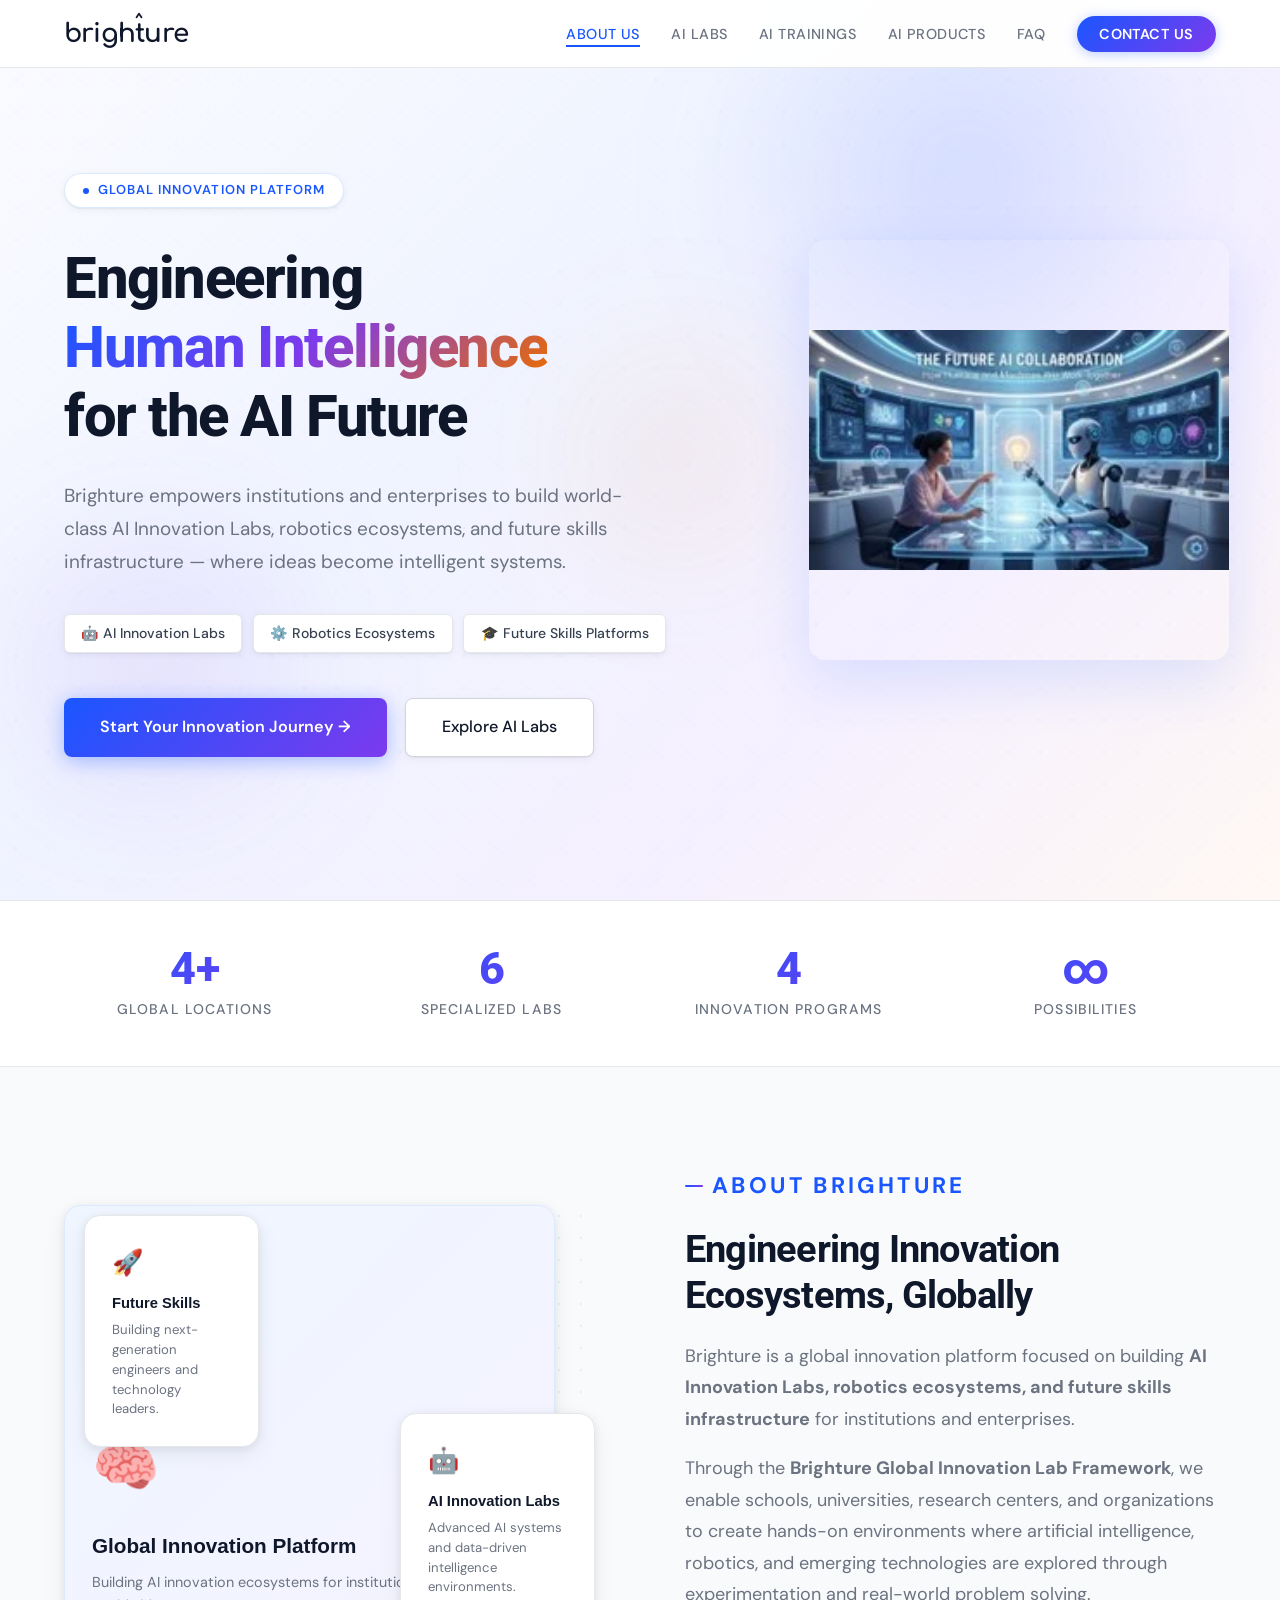
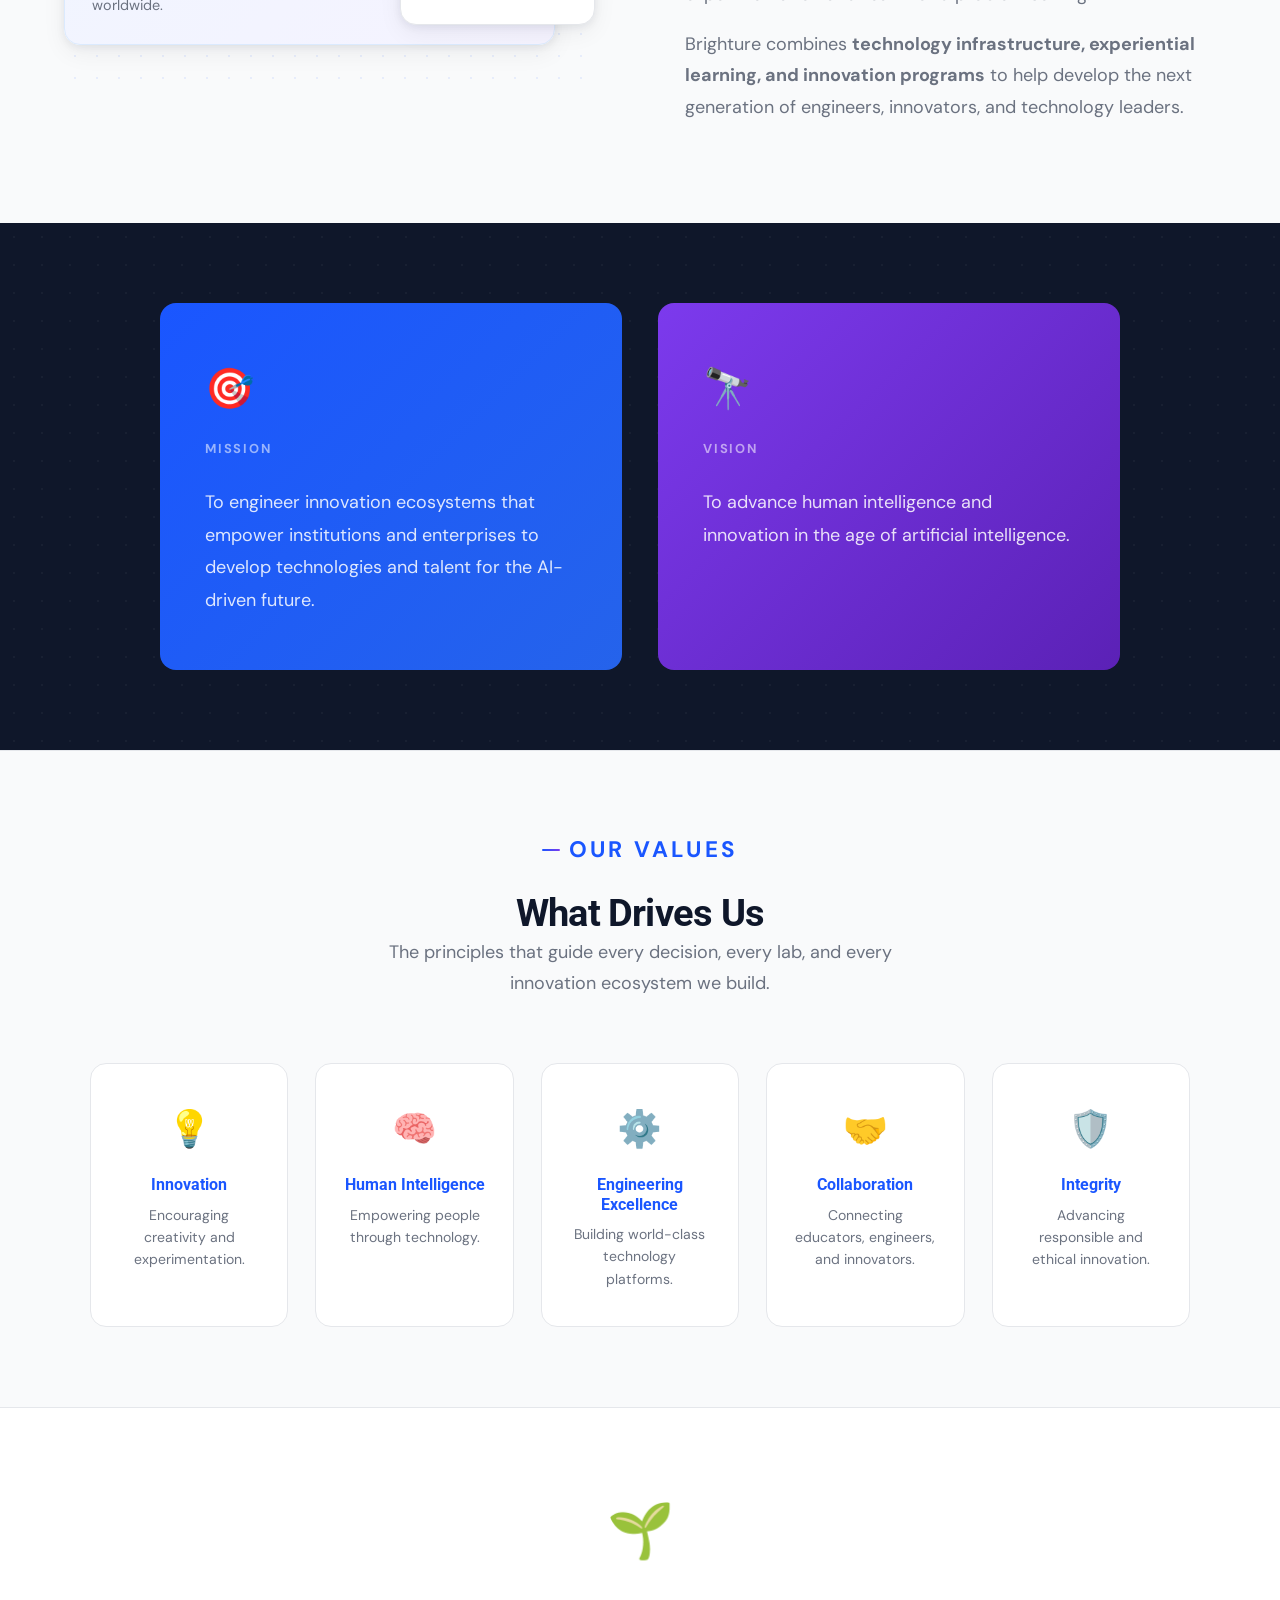
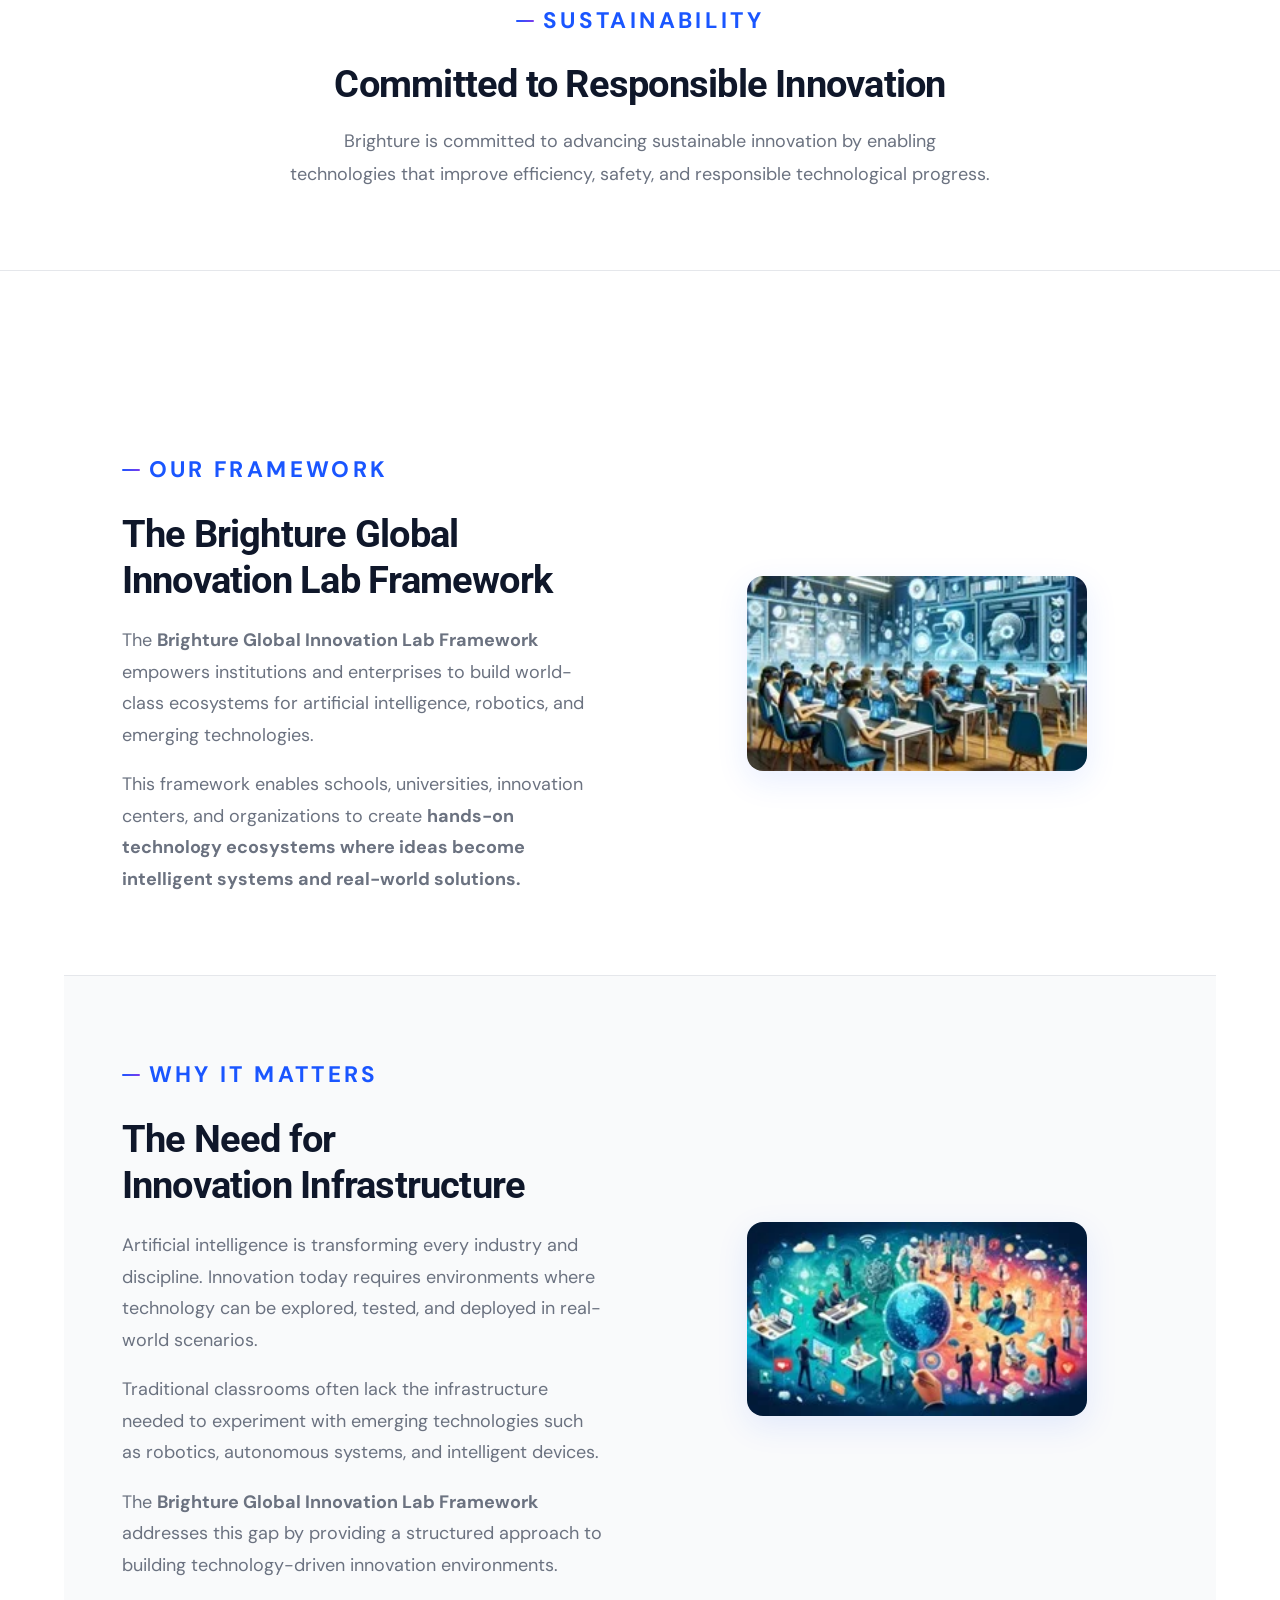
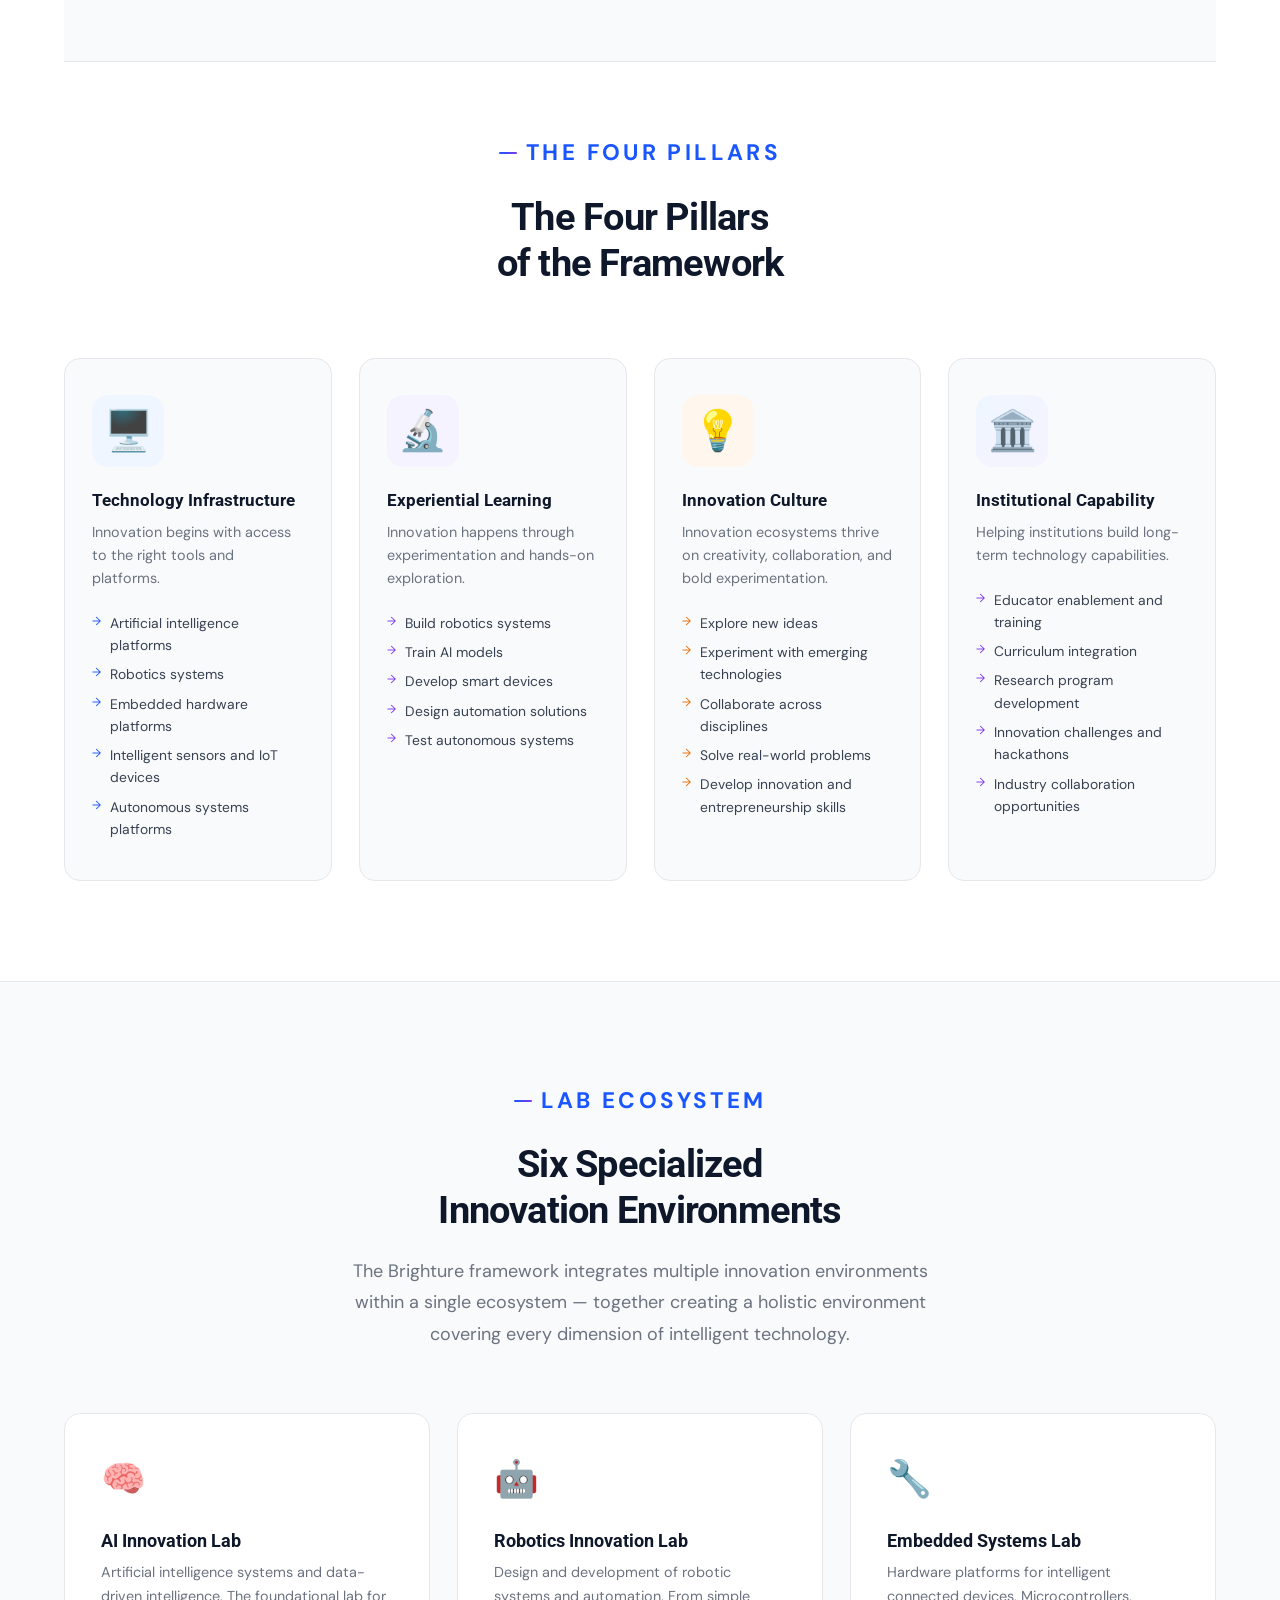
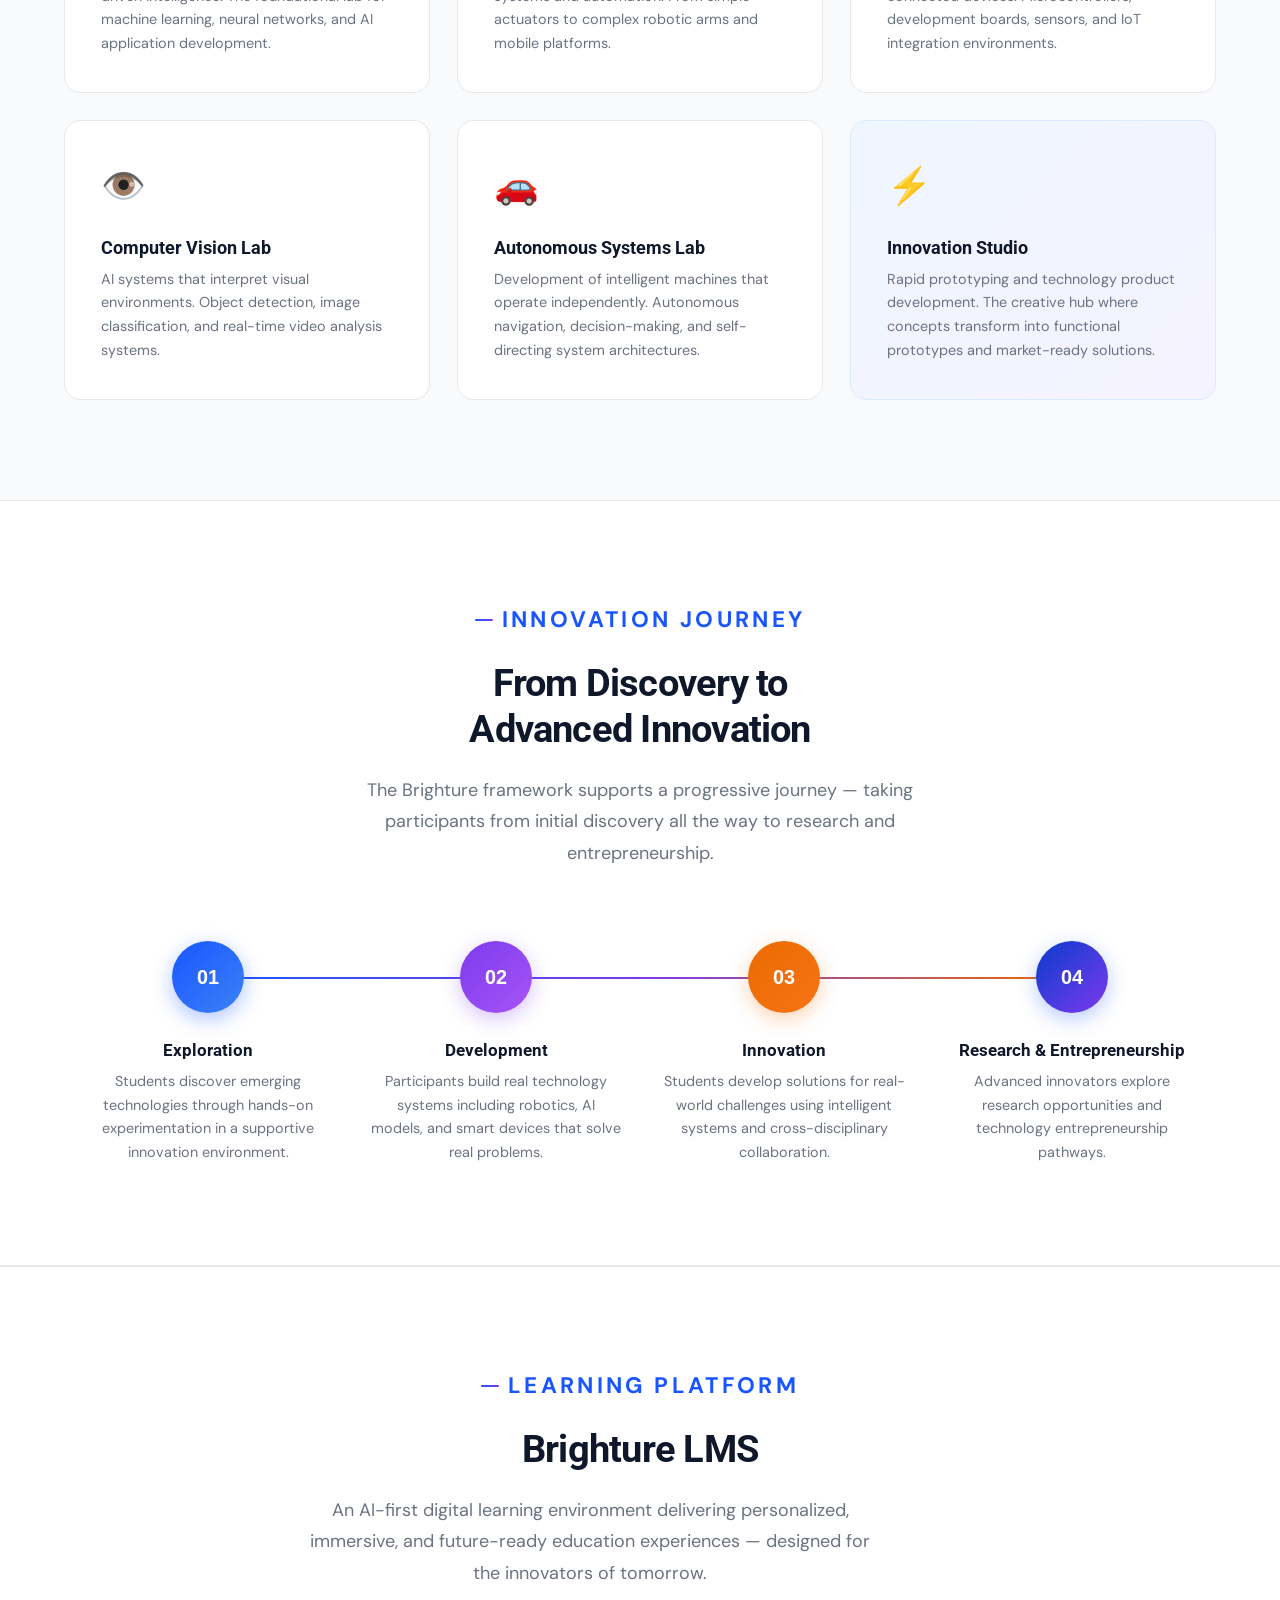
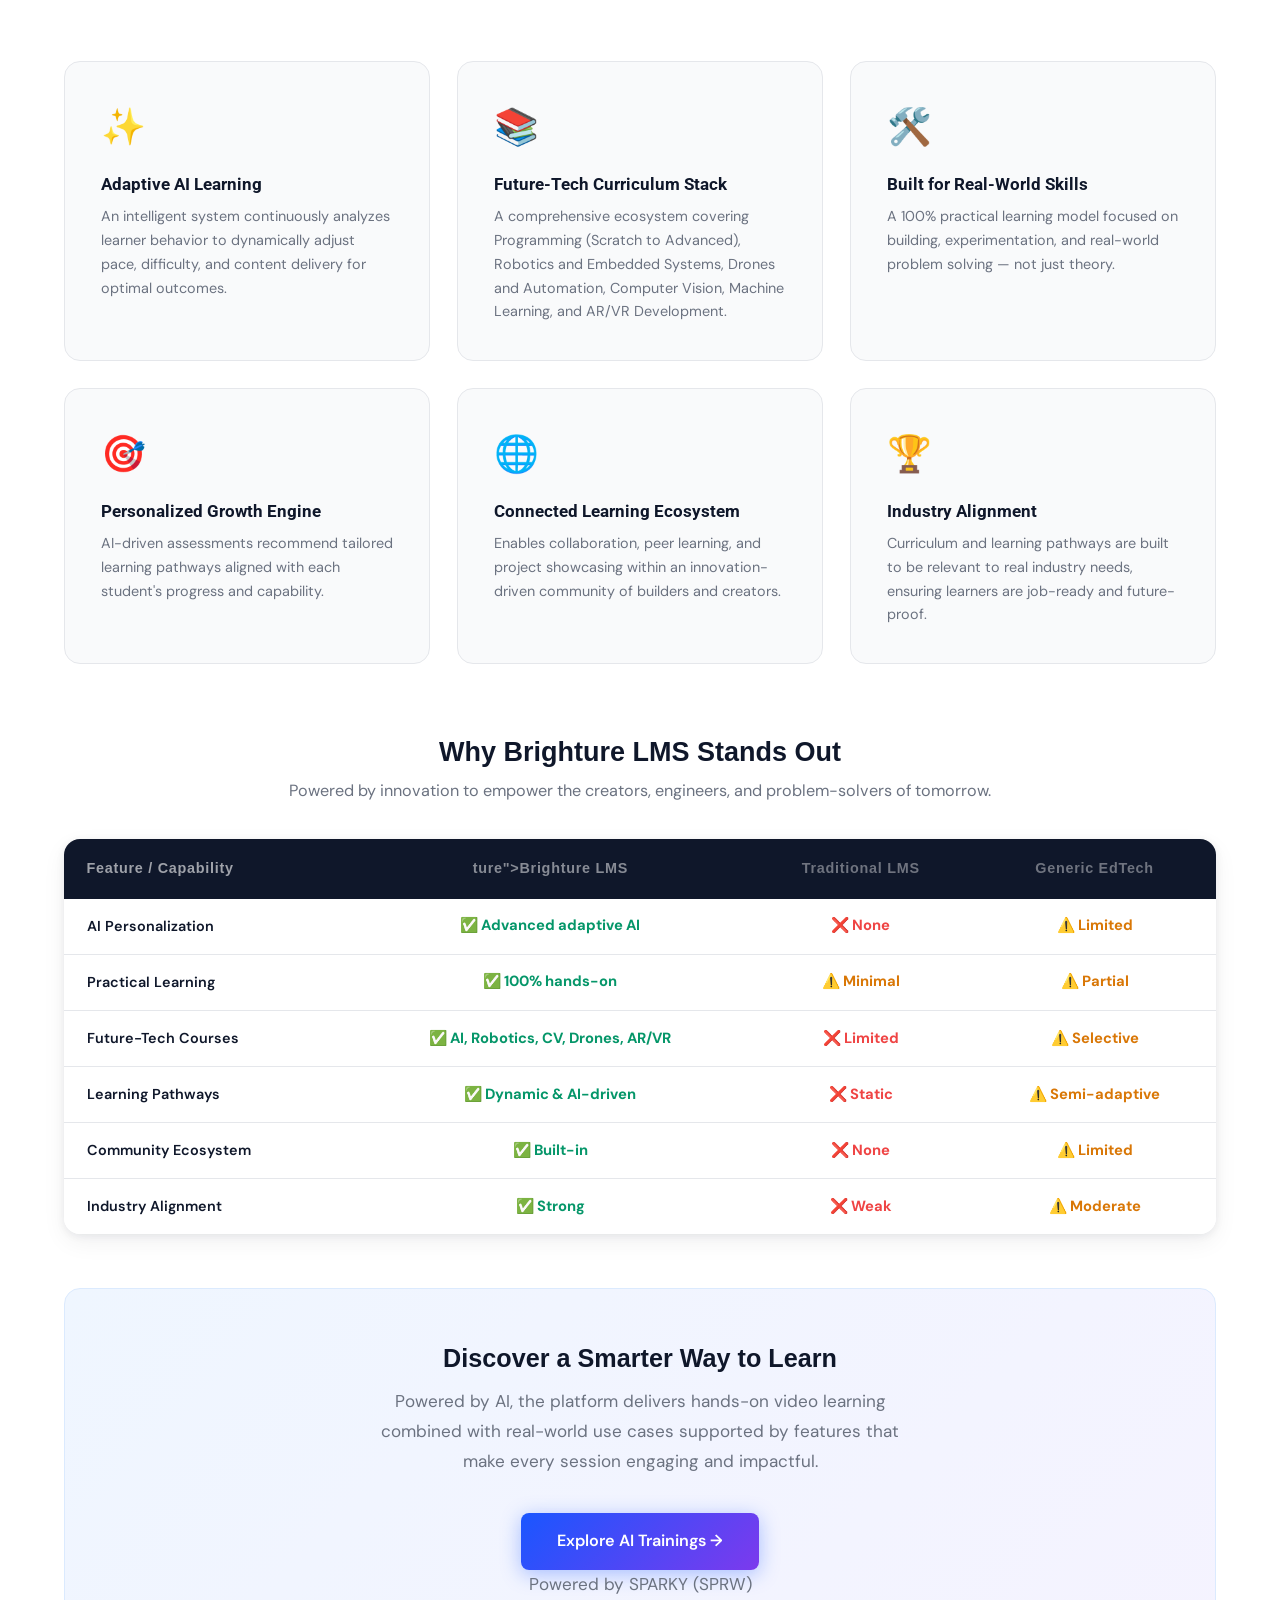
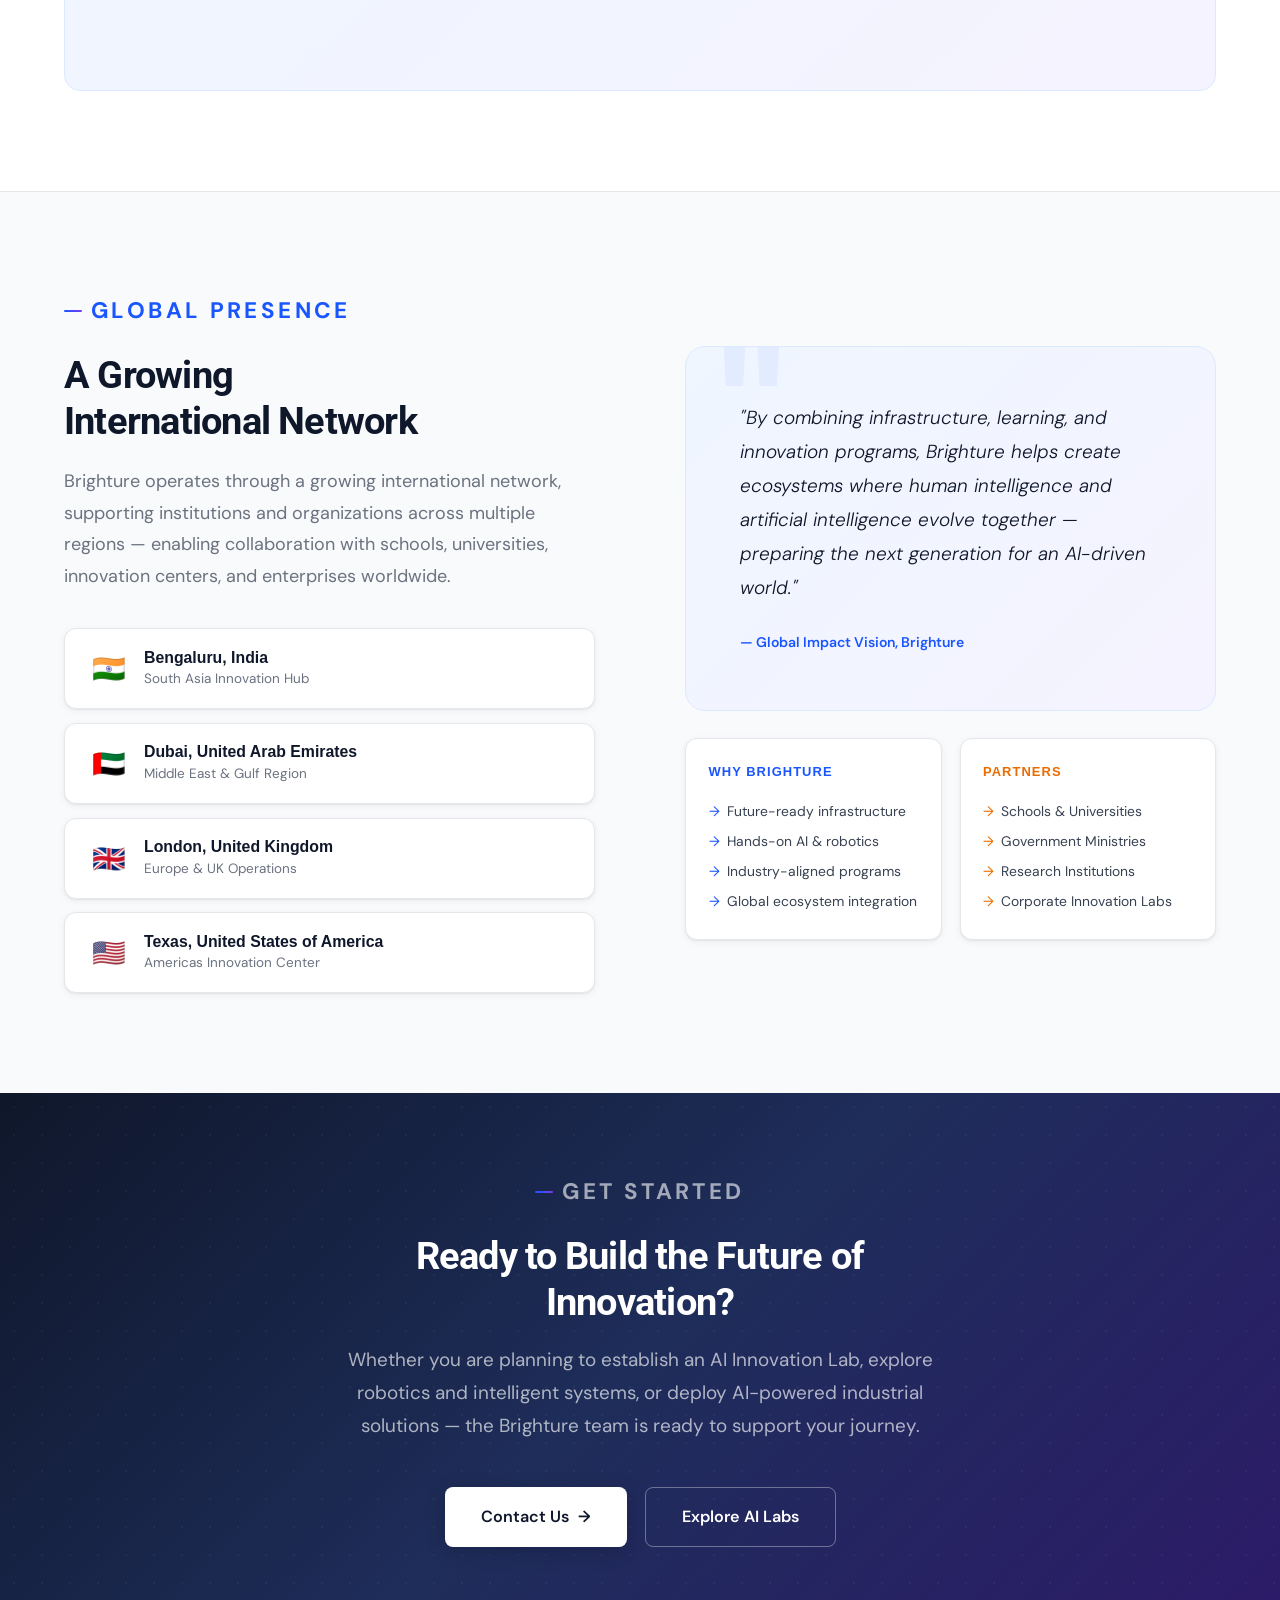
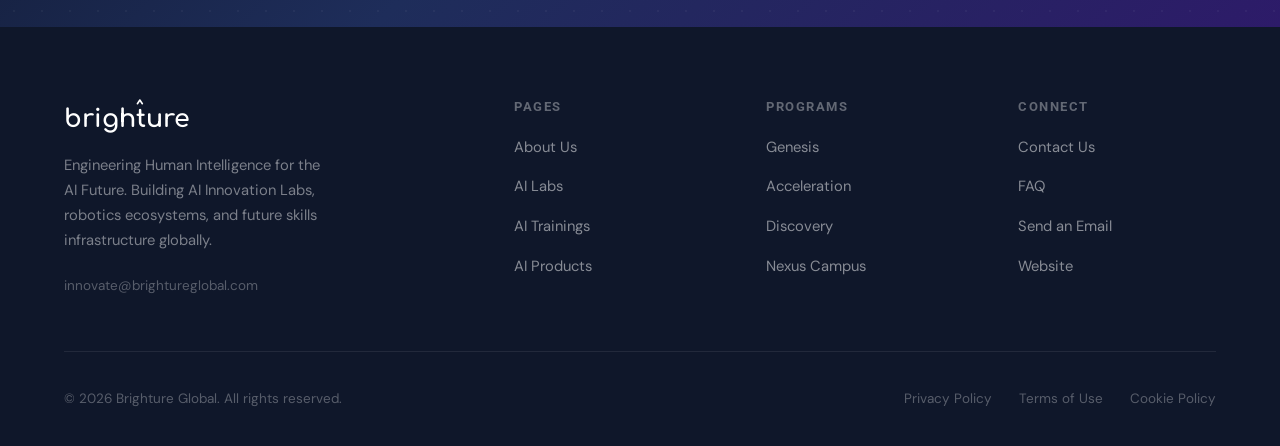
<file: index.html>
<!DOCTYPE html>
<html lang="en">

<head>
  <meta charset="UTF-8">
  <meta name="viewport" content="width=device-width, initial-scale=1.0">
  <title>Brighture — Engineering Human Intelligence for the AI Future</title>
  <meta name="description"
    content="Brighture is a global innovation platform building AI Innovation Labs, robotics ecosystems, and future skills infrastructure for institutions and enterprises worldwide.">
  <meta name="keywords"
    content="AI Innovation Labs, Robotics Ecosystems, Future Skills, Brighture, Artificial Intelligence Education, STEM Labs">
  <!-- Open Graph / AI SEO -->
  <meta property="og:type" content="website">
  <meta property="og:title" content="Brighture — Engineering Human Intelligence for the AI Future">
  <meta property="og:description"
    content="Brighture empowers institutions and enterprises to build world-class AI Innovation Labs, robotics ecosystems, and future skills infrastructure.">
  <meta property="og:url" content="https://www.brightureglobal.com/">
  <meta name="robots" content="index, follow">
  <meta name="theme-color" content="#1a56ff">
  <link rel="icon" type="image/svg+xml" href="images/favIcon.svg">
  <link rel="canonical" href="https://www.brightureglobal.com/">
  <!-- Fonts -->
  <link rel="preconnect" href="https://fonts.googleapis.com">
  <link rel="preconnect" href="https://fonts.gstatic.com" crossorigin>
  <link
    href="https://fonts.googleapis.com/css2?family=Comfortaa:wght@700&family=Roboto:wght@400;500;700&family=DM+Sans:ital,wght@0,300;0,400;0,500;1,300&display=swap"
    rel="stylesheet">
  <link rel="stylesheet" href="shared.css">
  <style>
    /* ── HERO ── */
    #hero {
      min-height: 100vh;
      display: flex;
      align-items: center;
      position: relative;
      overflow: hidden;
      padding: 110px 5% 80px;
      background: linear-gradient(135deg, #fafbff 0%, #f0f4ff 40%, #f5f0ff 70%, #fff8f4 100%);
    }

    #hero::before {
      content: '';
      position: absolute;
      inset: 0;
      background-image: radial-gradient(rgba(26, 86, 255, 0.065) 1px, transparent 1px);
      background-size: 32px 32px;
      pointer-events: none;
    }

    .hero-blob {
      position: absolute;
      border-radius: 50%;
      filter: blur(70px);
      pointer-events: none;
    }

    .hero-blob-1 {
      width: 500px;
      height: 500px;
      background: radial-gradient(circle, rgba(26, 86, 255, 0.18), transparent 70%);
      top: -8%;
      right: 5%;
      animation: blobFloat 10s ease-in-out infinite;
    }

    .hero-blob-2 {
      width: 380px;
      height: 380px;
      background: radial-gradient(circle, rgba(124, 58, 237, 0.14), transparent 70%);
      bottom: 5%;
      left: -3%;
      animation: blobFloat 13s ease-in-out infinite reverse;
    }

    .hero-blob-3 {
      width: 280px;
      height: 280px;
      background: radial-gradient(circle, rgba(234, 108, 0, 0.12), transparent 70%);
      top: 35%;
      left: 42%;
      animation: blobFloat 9s ease-in-out infinite;
      animation-delay: -3s;
    }

    .hero-content {
      position: relative;
      z-index: 2;
      max-width: 660px;
    }

    .hero-badge {
      display: inline-flex;
      align-items: center;
      gap: 0.5rem;
      background: white;
      border: 1px solid var(--blue-light);
      border-radius: 100px;
      padding: 0.35rem 1rem;
      font-size: 0.72rem;
      font-weight: 600;
      color: var(--blue);
      letter-spacing: 0.08em;
      text-transform: uppercase;
      margin-bottom: 2rem;
      box-shadow: var(--shadow-sm);
      animation: fadeUp 0.8s ease both;
    }

    .hero-badge::before {
      content: '';
      width: 6px;
      height: 6px;
      border-radius: 50%;
      background: var(--blue);
      animation: blink 2s infinite;
    }

    .hero-title {
      margin-bottom: 1.5rem;
      animation: fadeUp 0.8s 0.1s ease both;
    }

    .hero-sub {
      font-size: 1.05rem;
      color: var(--muted);
      line-height: 1.75;
      max-width: 560px;
      margin-bottom: 2rem;
      animation: fadeUp 0.8s 0.2s ease both;
    }

    .hero-pillars {
      display: flex;
      gap: 0.6rem;
      flex-wrap: wrap;
      margin-bottom: 2.5rem;
      animation: fadeUp 0.8s 0.3s ease both;
    }

    .pillar-tag {
      background: white;
      border: 1px solid var(--border);
      border-radius: 6px;
      padding: 0.4rem 0.9rem;
      font-size: 0.78rem;
      font-weight: 500;
      color: var(--body);
      box-shadow: var(--shadow-sm);
    }

    .hero-actions {
      display: flex;
      gap: 1rem;
      flex-wrap: wrap;
      animation: fadeUp 0.8s 0.4s ease both;
    }

    .hero-visual {
      position: absolute;
      right: 4%;
      top: 50%;
      transform: translateY(-50%);
      width: 420px;
      height: 420px;
      display: none;
    }

    @media (min-width: 1100px) {
      .hero-visual {
        display: block;
      }
    }

    .hero-image {
      width: 100%;
      height: 100%;
      object-fit: contain;
      border-radius: 16px;
      box-shadow: 0 20px 60px rgba(26, 86, 255, 0.13);
    }

    .hero-ring {
      position: absolute;
      border-radius: 50%;
      animation: ringRotate 20s linear infinite;
    }

    .ring-1 {
      inset: 0;
      border: 1.5px solid rgba(26, 86, 255, 0.2);
    }

    .ring-2 {
      inset: 30px;
      border: 1.5px solid rgba(124, 58, 237, 0.18);
      animation-duration: 15s;
      animation-direction: reverse;
    }

    .ring-3 {
      inset: 60px;
      border: 1.5px solid rgba(234, 108, 0, 0.15);
      animation-duration: 25s;
    }

    .ring-dot {
      position: absolute;
      width: 9px;
      height: 9px;
      border-radius: 50%;
      background: var(--blue);
      top: -4.5px;
      left: 50%;
      transform: translateX(-50%);
      box-shadow: 0 0 14px rgba(26, 86, 255, 0.6);
    }

    .ring-dot-purple {
      position: absolute;
      width: 7px;
      height: 7px;
      border-radius: 50%;
      background: var(--purple);
      bottom: -3.5px;
      left: 50%;
      transform: translateX(-50%);
      box-shadow: 0 0 10px rgba(124, 58, 237, 0.5);
    }

    .hero-core {
      position: absolute;
      inset: 90px;
      border-radius: 50%;
      background: linear-gradient(135deg, rgba(26, 86, 255, 0.08), rgba(124, 58, 237, 0.06));
      border: 1px solid rgba(26, 86, 255, 0.12);
      display: flex;
      align-items: center;
      justify-content: center;
    }

    .hero-core-text {
      font-family: 'Syne', sans-serif;
      font-size: 0.65rem;
      font-weight: 700;
      letter-spacing: 0.15em;
      background: linear-gradient(135deg, var(--blue), var(--purple));
      -webkit-background-clip: text;
      -webkit-text-fill-color: transparent;
      text-align: center;
      line-height: 2;
    }

    /* ── ABOUT ── */
    #about {
      display: grid;
      grid-template-columns: 1fr 1fr;
      gap: 5rem;
      align-items: center;
      background: var(--bg-alt);
    }

    .about-visual {
      position: relative;
      height: 480px;
    }

    .about-bg-pattern {
      position: absolute;
      inset: 0;
      background-image: radial-gradient(rgba(26, 86, 255, 0.08) 1px, transparent 1px);
      background-size: 22px 22px;
      border-radius: 20px;
      z-index: 0;
    }

    .about-card {
      position: absolute;
      border-radius: 16px;
      padding: 1.5rem;
      box-shadow: var(--shadow);
      border: 1px solid var(--border);
    }

    .about-card-main {
      inset: 0 40px 40px 0;
      background: linear-gradient(135deg, var(--blue-xlight), var(--purple-xlight));
      border-color: var(--blue-light);
      z-index: 1;
      display: flex;
      flex-direction: column;
      justify-content: flex-end;
    }

    .about-card-float {
      width: 195px;
      right: 0;
      bottom: 60px;
      background: white;
      z-index: 2;
      animation: cardFloat 6s ease-in-out infinite;
    }

    .about-card-float2 {
      width: 175px;
      top: 10px;
      left: 20px;
      background: white;
      z-index: 2;
      animation: cardFloat 8s ease-in-out infinite;
      animation-delay: -3s;
    }

    .card-icon {
      font-size: 1.4rem;
      margin-bottom: 0.5rem;
    }

    .card-title {
      font-family: 'Syne', sans-serif;
      font-size: 0.82rem;
      font-weight: 700;
      color: var(--ink);
      margin-bottom: 0.25rem;
    }

    .card-sub {
      font-size: 0.73rem;
      color: var(--muted);
      line-height: 1.5;
    }

    .values-grid {
      display: grid;
      grid-template-columns: 1fr 1fr;
      gap: 0.75rem;
      margin-top: 2.5rem;
    }

    .value-item {
      background: white;
      border: 1px solid var(--border);
      border-radius: 10px;
      padding: 1rem 1.25rem;
      transition: border-color 0.2s, box-shadow 0.2s;
    }

    .value-item:hover {
      border-color: var(--blue-mid);
      box-shadow: var(--shadow-sm);
    }

    .value-name {
      font-family: 'Syne', sans-serif;
      font-size: 0.82rem;
      font-weight: 700;
      color: var(--blue);
      margin-bottom: 0.2rem;
    }

    .value-desc {
      font-size: 0.76rem;
      color: var(--muted);
      line-height: 1.5;
    }

    .mission-box {
      margin-top: 2rem;
      background: linear-gradient(135deg, var(--blue-xlight), var(--purple-xlight));
      border: 1px solid var(--blue-light);
      border-radius: 12px;
      padding: 1.5rem;
    }

    .mission-label {
      font-size: 0.68rem;
      font-weight: 700;
      letter-spacing: 0.12em;
      text-transform: uppercase;
      color: var(--blue);
      margin-bottom: 0.6rem;
    }

    .mission-text {
      font-size: 0.95rem;
      color: var(--ink);
      line-height: 1.7;
      font-style: italic;
    }

    @media (max-width: 960px) {
      #about {
        grid-template-columns: 1fr;
        gap: 3rem;
      }

      .about-visual {
        display: none;
      }
    }

    /* ── MISSION & VISION ── */
    .mission-vision-section {
      background: var(--ink);
      padding: 80px 5%;
      position: relative;
      overflow: hidden;
    }

    .mission-vision-section::before {
      content: '';
      position: absolute;
      inset: 0;
      background-image: radial-gradient(rgba(255,255,255,0.04) 1px, transparent 1px);
      background-size: 28px 28px;
      pointer-events: none;
    }

    .mv-grid {
      display: grid;
      grid-template-columns: 1fr 1fr;
      gap: 2rem;
      max-width: 960px;
      margin: 0 auto;
      position: relative;
      z-index: 1;
    }

    .mv-card {
      border-radius: var(--radius);
      padding: 3rem 2.5rem;
      position: relative;
      overflow: hidden;
    }

    .mv-mission {
      background: linear-gradient(135deg, var(--blue), #2563eb);
    }

    .mv-vision {
      background: linear-gradient(135deg, var(--purple), #5b21b6);
    }

    .mv-label {
      font-size: 0.72rem;
      font-weight: 700;
      letter-spacing: 0.14em;
      text-transform: uppercase;
      color: rgba(255,255,255,0.55);
      margin-bottom: 1.5rem;
    }

    .mv-icon {
      font-size: 2.2rem;
      margin-bottom: 1rem;
    }

    .mv-card p {
      font-size: 1rem;
      color: rgba(255,255,255,0.85);
      line-height: 1.8;
    }

    @media (max-width: 768px) {
      .mv-grid {
        grid-template-columns: 1fr;
      }
    }

    /* ── VALUES ── */
    .values-section {
      background: var(--bg-alt);
      border-top: 1px solid var(--border);
      padding: 80px 5%;
    }

    .values-section-header {
      text-align: center;
      max-width: 600px;
      margin: 0 auto 3.5rem;
    }

    .values-section-header .section-label {
      justify-content: center;
    }

    .values-5-grid {
      display: grid;
      grid-template-columns: repeat(5, 1fr);
      gap: 1.5rem;
      max-width: 1100px;
      margin: 0 auto;
    }

    .value-5-card {
      background: white;
      border: 1px solid var(--border);
      border-radius: var(--radius);
      padding: 2rem 1.5rem;
      text-align: center;
      transition: all 0.3s;
    }

    .value-5-card:hover {
      transform: translateY(-4px);
      box-shadow: var(--shadow-lg);
      border-color: var(--blue-mid);
    }

    .value-5-icon {
      font-size: 2rem;
      margin-bottom: 1rem;
    }

    .value-5-card h3 {
      font-size: 0.9rem;
      color: var(--blue);
      margin-bottom: 0.5rem;
    }

    .value-5-card p {
      font-size: 0.78rem;
      color: var(--muted);
      line-height: 1.6;
    }

    @media (max-width: 960px) {
      .values-5-grid {
        grid-template-columns: repeat(3, 1fr);
      }
    }

    @media (max-width: 640px) {
      .values-5-grid {
        grid-template-columns: 1fr;
      }
    }

    /* ── SUSTAINABILITY ── */
    .sustain-section {
      background: white;
      border-top: 1px solid var(--border);
      padding: 80px 5%;
      text-align: center;
    }

    .sustain-inner {
      max-width: 700px;
      margin: 0 auto;
    }

    .sustain-icon {
      font-size: 3rem;
      margin-bottom: 1.5rem;
    }

    .sustain-section p {
      font-size: 1rem;
      color: var(--muted);
      line-height: 1.8;
      margin-top: 1rem;
    }

    /* ── NEED FOR INNOVATION INFRASTRUCTURE ── */
    .infra-section {
      background: var(--bg-alt);
      border-top: 1px solid var(--border);
      border-bottom: 1px solid var(--border);
      padding: 80px 5%;
    }

    .infra-inner {
      display: flex;
      align-items: center;
      gap: 4rem;
      flex-wrap: wrap;
      max-width: 1100px;
      margin: 0 auto;
    }

    .infra-text {
      flex: 1;
      min-width: 300px;
    }

    .infra-text p + p {
      margin-top: 1rem;
    }

    /* ── FRAMEWORK ── */
    #framework {
      background: white;
      border-top: 1px solid var(--border);
      border-bottom: 1px solid var(--border);
    }

    .framework-header {
      text-align: center;
      max-width: 680px;
      margin: 0 auto 4rem;
    }

    .framework-header .section-label {
      justify-content: center;
    }

    .framework-header .section-desc {
      margin: 0 auto;
      text-align: center;
    }

    /* ── LABS ── */
    #labs {
      background: var(--bg-alt);
    }

    .labs-header {
      text-align: center;
      max-width: 680px;
      margin: 0 auto;
    }

    /* ── JOURNEY ── */
    #journey {
      background: white;
      border-top: 1px solid var(--border);
      border-bottom: 1px solid var(--border);
    }

    .journey-inner {
      text-align: center;
      margin-bottom: 4rem;
    }

    .journey-track {
      display: grid;
      grid-template-columns: repeat(4, 1fr);
      position: relative;
    }

    .journey-track::before {
      content: '';
      position: absolute;
      top: 36px;
      left: 12.5%;
      right: 12.5%;
      height: 2px;
      background: linear-gradient(90deg, var(--blue), var(--purple), var(--orange));
    }

    .journey-step {
      text-align: center;
      padding: 0 1rem;
    }

    .step-circle {
      width: 72px;
      height: 72px;
      border-radius: 50%;
      margin: 0 auto 1.5rem;
      display: flex;
      align-items: center;
      justify-content: center;
      font-family: 'Syne', sans-serif;
      font-size: 1.1rem;
      font-weight: 800;
      color: white;
      position: relative;
      z-index: 2;
      transition: transform 0.3s;
    }

    .journey-step:hover .step-circle {
      transform: scale(1.08);
    }

    .sc-1 {
      background: linear-gradient(135deg, var(--blue), var(--blue-mid));
      box-shadow: 0 6px 20px rgba(26, 86, 255, 0.35);
    }

    .sc-2 {
      background: linear-gradient(135deg, var(--purple), var(--purple-mid));
      box-shadow: 0 6px 20px rgba(124, 58, 237, 0.3);
    }

    .sc-3 {
      background: linear-gradient(135deg, var(--orange), var(--orange-mid));
      box-shadow: 0 6px 20px rgba(234, 108, 0, 0.3);
    }

    .sc-4 {
      background: linear-gradient(135deg, var(--blue-dark), var(--purple));
      box-shadow: 0 6px 20px rgba(26, 86, 255, 0.3);
    }

    .journey-step h3 {
      font-size: 0.95rem;
      margin-bottom: 0.5rem;
    }

    .journey-step p {
      font-size: 0.8rem;
      color: var(--muted);
      line-height: 1.65;
    }

    @media (max-width: 768px) {
      .journey-track {
        grid-template-columns: repeat(2, 1fr);
        gap: 2.5rem;
      }

      .journey-track::before {
        display: none;
      }
    }

    @media (max-width: 640px) {
      .journey-track {
        grid-template-columns: 1fr;
      }
    }

    /* ── PACKAGES ── */
    #packages {
      background: var(--bg-alt);
    }

    .packages-header {
      text-align: center;
      max-width: 680px;
      margin: 0 auto 4rem;
    }

    .packages-header .section-label {
      justify-content: center;
    }

    /* ── LMS ── */
    #lms {
      background: white;
      border-top: 1px solid var(--border);
    }

    .lms-header {
      text-align: center;
      max-width: 680px;
      margin: 0 auto 4rem;
    }

    .lms-header .section-label {
      justify-content: center;
    }

    .lms-features-grid {
      display: grid;
      grid-template-columns: repeat(3, 1fr);
      gap: 1.5rem;
      margin-bottom: 4rem;
    }

    .lms-feature-card {
      background: var(--bg-alt);
      border: 1px solid var(--border);
      border-radius: var(--radius);
      padding: 2rem;
      transition: all 0.3s;
    }

    .lms-feature-card:hover {
      transform: translateY(-3px);
      box-shadow: var(--shadow-lg);
      background: white;
    }

    .lms-icon {
      font-size: 2rem;
      margin-bottom: 1rem;
    }

    .lms-feature-card h3 {
      font-size: 0.95rem;
      margin-bottom: 0.6rem;
    }

    .lms-feature-card p {
      font-size: 0.8rem;
      color: var(--muted);
      line-height: 1.65;
    }

    .lms-compare-title {
      text-align: center;
      margin-bottom: 2rem;
    }

    .lms-compare-title h3 {
      font-family: 'Syne', sans-serif;
      font-size: 1.5rem;
      font-weight: 700;
      color: var(--ink);
      margin-bottom: 0.5rem;
    }

    .lms-compare-title p {
      font-size: 0.9rem;
      color: var(--muted);
    }

    .lms-table-wrap {
      overflow-x: auto;
      border-radius: var(--radius);
      box-shadow: var(--shadow);
      margin-bottom: 3rem;
    }

    .lms-table {
      width: 100%;
      border-collapse: collapse;
      background: white;
      min-width: 560px;
    }

    .lms-table thead tr {
      background: var(--ink);
    }

    .lms-table thead th {
      padding: 1rem 1.25rem;
      font-family: 'Syne', sans-serif;
      font-size: 0.8rem;
      font-weight: 700;
      letter-spacing: 0.05em;
      color: rgba(255, 255, 255, 0.5);
      border: none;
      text-align: center;
    }

    .lms-table thead th:first-child {
      text-align: left;
      color: rgba(255, 255, 255, 0.6);
    }

    .lms-th-brigh<span class="logo-t">t</span>ure {
      color: #60a5fa !important;
    }

    .lms-th-trad {
      color: rgba(255, 255, 255, 0.4) !important;
    }

    .lms-th-gen {
      color: rgba(255, 255, 255, 0.4) !important;
    }

    .lms-table tbody tr {
      border-bottom: 1px solid var(--border);
      transition: background 0.15s;
    }

    .lms-table tbody tr:last-child {
      border-bottom: none;
    }

    .lms-table tbody tr:hover {
      background: #f8faff;
    }

    .lms-table tbody td {
      padding: 0.875rem 1.25rem;
      font-size: 0.82rem;
      color: var(--body);
      text-align: center;
      vertical-align: middle;
    }

    .lms-table tbody td:first-child {
      text-align: left;
      font-weight: 600;
      color: var(--ink);
      font-size: 0.8rem;
    }

    .lms-yes {
      color: #059669;
      font-weight: 700;
    }

    .lms-no {
      color: #ef4444;
      font-weight: 700;
    }

    .lms-partial {
      color: var(--amber);
      font-weight: 700;
    }

    .lms-discover {
      background: linear-gradient(135deg, var(--blue-xlight), var(--purple-xlight));
      border: 1px solid var(--blue-light);
      border-radius: var(--radius);
      padding: 3rem;
      text-align: center;
    }

    .lms-discover h3 {
      font-family: 'Syne', sans-serif;
      font-size: 1.4rem;
      font-weight: 700;
      color: var(--ink);
      margin-bottom: 0.75rem;
    }

    .lms-discover p {
      font-size: 0.95rem;
      color: var(--muted);
      line-height: 1.75;
      max-width: 540px;
      margin: 0 auto 2rem;
    }

    .lms-powered {
      font-size: 0.75rem;
      color: var(--muted);
      margin-top: 1rem;
    }

    /* ── PAGE CTA ── */
    .page-cta {
      background: linear-gradient(135deg, var(--ink) 0%, #1e2d5a 50%, #2d1b69 100%);
      padding: 80px 5%;
      text-align: center;
      position: relative;
      overflow: hidden;
    }

    .page-cta::before {
      content: '';
      position: absolute;
      inset: 0;
      background-image: radial-gradient(rgba(255, 255, 255, 0.04) 1px, transparent 1px);
      background-size: 28px 28px;
    }

    .page-cta-inner {
      position: relative;
      z-index: 1;
      max-width: 640px;
      margin: 0 auto;
    }

    .page-cta h2 {
      color: white;
      margin-bottom: 1rem;
    }

    .page-cta p {
      color: rgba(255, 255, 255, 0.65);
      font-size: 1.05rem;
      line-height: 1.75;
      margin-bottom: 2.5rem;
    }

    .page-cta-actions {
      display: flex;
      gap: 1rem;
      justify-content: center;
      flex-wrap: wrap;
    }

    /* ── GLOBAL ── */
    #global {
      background: var(--bg-alt);
      border-top: 1px solid var(--border);
    }

    .global-inner {
      display: grid;
      grid-template-columns: 1fr 1fr;
      gap: 5rem;
      align-items: center;
    }

    .locations-list {
      display: flex;
      flex-direction: column;
      gap: 0.75rem;
      margin-top: 2rem;
    }

    .location-item {
      display: flex;
      align-items: center;
      gap: 1rem;
      background: white;
      border: 1px solid var(--border);
      border-radius: 12px;
      padding: 1rem 1.5rem;
      transition: all 0.2s;
      box-shadow: var(--shadow-sm);
    }

    .location-item:hover {
      border-color: var(--blue-mid);
      box-shadow: var(--shadow);
      transform: translateX(4px);
    }

    .loc-flag {
      font-size: 1.5rem;
      flex-shrink: 0;
    }

    .loc-info h4 {
      font-family: 'Syne', sans-serif;
      font-size: 0.88rem;
      font-weight: 700;
      color: var(--ink);
      margin-bottom: 0.1rem;
    }

    .loc-info p {
      font-size: 0.75rem;
      color: var(--muted);
    }

    .global-message {
      background: linear-gradient(135deg, var(--blue-xlight), var(--purple-xlight));
      border: 1px solid var(--blue-light);
      border-radius: 20px;
      padding: 3rem;
      position: relative;
      overflow: hidden;
    }

    .global-message::before {
      content: '"';
      position: absolute;
      top: -1.5rem;
      left: 1.5rem;
      font-family: 'Syne', sans-serif;
      font-size: 9rem;
      font-weight: 800;
      color: rgba(26, 86, 255, 0.06);
      line-height: 1;
    }

    .global-message blockquote {
      font-size: 1.05rem;
      font-weight: 300;
      font-style: italic;
      color: var(--ink);
      line-height: 1.8;
      position: relative;
      z-index: 1;
      margin-bottom: 1.25rem;
    }

    .global-message cite {
      font-size: 0.78rem;
      font-style: normal;
      color: var(--blue);
      font-weight: 600;
    }

    .why-grid {
      margin-top: 1.5rem;
      display: grid;
      grid-template-columns: 1fr 1fr;
      gap: 1rem;
    }

    .why-box {
      background: white;
      border: 1px solid var(--border);
      border-radius: 12px;
      padding: 1.25rem;
      box-shadow: var(--shadow-sm);
    }

    .why-box-title {
      font-family: 'Syne', sans-serif;
      font-size: 0.72rem;
      font-weight: 700;
      text-transform: uppercase;
      letter-spacing: 0.08em;
      margin-bottom: 0.75rem;
    }

    .why-box-title.blue {
      color: var(--blue);
    }

    .why-box-title.orange {
      color: var(--orange);
    }

    .why-list li {
      font-size: 0.77rem;
      color: var(--body);
      padding: 0.22rem 0 0.22rem 1rem;
      position: relative;
    }

    .why-list li span {
      position: absolute;
      left: 0;
    }

    .why-list li span.b {
      color: var(--blue);
    }

    .why-list li span.o {
      color: var(--orange);
    }

    @media (max-width: 960px) {
      .global-inner {
        grid-template-columns: 1fr;
        gap: 3rem;
      }

      .why-grid {
        grid-template-columns: 1fr 1fr;
      }
    }

    @media (max-width: 640px) {
      .why-grid,
      .lms-features-grid,
      .global-inner {
        grid-template-columns: 1fr;
      }
    }
  </style>
</head>

<body>

  <!-- SKIP LINK (Accessibility) -->
  <a href="#main-content" class="sr-only"
    style="position:absolute;left:-9999px;top:auto;width:1px;height:1px;overflow:hidden;background:var(--blue);color:white;padding:0.5rem 1rem;z-index:9999;border-radius:4px;">Skip
    to main content</a>

  <!-- NAV -->
  <nav id="navbar" role="navigation" aria-label="Main navigation">
    <a href="index.html" class="nav-logo" aria-label="Brighture Home">brigh<span class="logo-t">t</span>ure</a>
    <ul class="nav-links" role="list">
      <li><a href="index.html" class="active" aria-current="page">About Us</a></li>
      <li><a href="ai-labs.html">AI Labs</a></li>
      <li><a href="ai-trainings.html">AI Trainings</a></li>
      <li><a href="ai-products.html">AI Products</a></li>
      <li><a href="faq.html">FAQ</a></li>
      <li><a href="contact.html" class="nav-cta">Contact Us</a></li>
    </ul>
    <button class="hamburger" id="hamburger" onclick="toggleMobileNav()" aria-label="Toggle mobile menu"
      aria-expanded="false">
      <span></span><span></span><span></span>
    </button>
  </nav>
  <nav class="mobile-nav" id="mobileNav" aria-label="Mobile navigation">
    <a href="index.html" class="active">About Us</a>
    <a href="ai-labs.html">AI Labs</a>
    <a href="ai-trainings.html">AI Trainings</a>
    <a href="ai-products.html">AI Products</a>
    <a href="faq.html">FAQ</a>
    <a href="contact.html">Contact Us</a>
  </nav>

  <main id="main-content">

    <!-- HERO -->
    <section id="hero" aria-label="Hero">
      <div class="hero-blob hero-blob-1" aria-hidden="true"></div>
      <div class="hero-blob hero-blob-2" aria-hidden="true"></div>
      <div class="hero-blob hero-blob-3" aria-hidden="true"></div>
      <div class="hero-content">
        <div class="hero-badge" aria-label="Global Innovation Platform">Global Innovation Platform</div>
        <h1 class="hero-title">Engineering<br><span class="gradient-text">Human Intelligence</span><br>for the AI Future
        </h1>
        <p class="hero-sub">Brighture empowers institutions and enterprises to build world-class AI Innovation Labs,
          robotics ecosystems, and future skills infrastructure — where ideas become intelligent systems.</p>
        <div class="hero-pillars" aria-label="Core offerings">
          <span class="pillar-tag">🤖 AI Innovation Labs</span>
          <span class="pillar-tag">⚙️ Robotics Ecosystems</span>
          <span class="pillar-tag">🎓 Future Skills Platforms</span>
        </div>
        <div class="hero-actions">
          <a href="contact.html" class="btn-primary">Start Your Innovation Journey →</a>
          <a href="ai-labs.html" class="btn-secondary">Explore AI Labs</a>
        </div>
      </div>
      <div class="hero-visual">
        <img src="images/The Brighture Innovation Lab Ecosystem.webp" alt="The Brighture Innovation Lab Ecosystem"
          class="hero-image">
      </div>
    </section>

    <!-- STATS -->
    <div class="stats-strip" aria-label="Key statistics">
      <div class="stat-item reveal">
        <div class="stat-num">4+</div>
        <div class="stat-label">Global Locations</div>
      </div>
      <div class="stat-item reveal reveal-delay-1">
        <div class="stat-num">6</div>
        <div class="stat-label">Specialized Labs</div>
      </div>
      <div class="stat-item reveal reveal-delay-2">
        <div class="stat-num">4</div>
        <div class="stat-label">Innovation Programs</div>
      </div>
      <div class="stat-item reveal reveal-delay-3">
        <div class="stat-num">∞</div>
        <div class="stat-label">Possibilities</div>
      </div>
    </div>

    <!-- ABOUT -->
    <section id="about" aria-labelledby="about-title">
      <div class="about-visual" aria-hidden="true">
        <div class="about-bg-pattern"></div>
        <div class="about-card about-card-main">
          <div style="font-size:3rem;margin-bottom:1rem;">🧠</div>
          <div
            style="font-family:'Syne',sans-serif;font-size:1.15rem;font-weight:700;color:var(--ink);margin-bottom:0.5rem;">
            Global Innovation Platform</div>
          <div style="font-size:0.8rem;color:var(--muted);line-height:1.6;">Building AI innovation ecosystems for
            institutions and enterprises worldwide.</div>
        </div>
        <div class="about-card about-card-float">
          <div class="card-icon">🤖</div>
          <div class="card-title">AI Innovation Labs</div>
          <div class="card-sub">Advanced AI systems and data-driven intelligence environments.</div>
        </div>
        <div class="about-card about-card-float2">
          <div class="card-icon">🚀</div>
          <div class="card-title">Future Skills</div>
          <div class="card-sub">Building next-generation engineers and technology leaders.</div>
        </div>
      </div>
      <div>
        <div class="section-label">About Brighture</div>
        <h2 class="section-title" id="about-title">Engineering Innovation<br>Ecosystems, Globally</h2>
        <p class="section-desc">Brighture is a global innovation platform focused on building <strong>AI Innovation
            Labs, robotics ecosystems, and future skills infrastructure</strong> for institutions and enterprises.</p>
        <p class="section-desc" style="margin-top:1rem;">Through the <strong>Brighture Global Innovation Lab
            Framework</strong>, we enable schools, universities, research centers, and organizations to create
          hands-on environments where artificial intelligence, robotics, and emerging technologies are explored through
          experimentation and real-world problem solving.</p>
        <p class="section-desc" style="margin-top:1rem;">Brighture combines <strong>technology infrastructure,
            experiential learning, and innovation programs</strong> to help develop the next generation of engineers,
          innovators, and technology leaders.</p>
      </div>
    </section>

    <!-- MISSION & VISION -->
    <section class="mission-vision-section" aria-label="Mission and Vision">
      <div class="mv-grid">
        <div class="mv-card mv-mission reveal">
          <div class="mv-icon">🎯</div>
          <div class="mv-label">Mission</div>
          <p>To engineer innovation ecosystems that empower institutions and enterprises to develop technologies and
            talent for the AI-driven future.</p>
        </div>
        <div class="mv-card mv-vision reveal reveal-delay-1">
          <div class="mv-icon">🔭</div>
          <div class="mv-label">Vision</div>
          <p>To advance human intelligence and innovation in the age of artificial intelligence.</p>
        </div>
      </div>
    </section>

    <!-- VALUES -->
    <section class="values-section" aria-labelledby="values-title">
      <div class="values-section-header reveal">
        <div class="section-label">Our Values</div>
        <h2 id="values-title">What Drives Us</h2>
        <p class="section-desc" style="margin:0 auto;text-align:center;">The principles that guide every decision,
          every lab, and every innovation ecosystem we build.</p>
      </div>
      <div class="values-5-grid">
        <div class="value-5-card reveal">
          <div class="value-5-icon">💡</div>
          <h3>Innovation</h3>
          <p>Encouraging creativity and experimentation.</p>
        </div>
        <div class="value-5-card reveal reveal-delay-1">
          <div class="value-5-icon">🧠</div>
          <h3>Human Intelligence</h3>
          <p>Empowering people through technology.</p>
        </div>
        <div class="value-5-card reveal reveal-delay-2">
          <div class="value-5-icon">⚙️</div>
          <h3>Engineering Excellence</h3>
          <p>Building world-class technology platforms.</p>
        </div>
        <div class="value-5-card reveal reveal-delay-3">
          <div class="value-5-icon">🤝</div>
          <h3>Collaboration</h3>
          <p>Connecting educators, engineers, and innovators.</p>
        </div>
        <div class="value-5-card reveal reveal-delay-4">
          <div class="value-5-icon">🛡️</div>
          <h3>Integrity</h3>
          <p>Advancing responsible and ethical innovation.</p>
        </div>
      </div>
    </section>

    <!-- SUSTAINABILITY -->
    <section class="sustain-section" aria-labelledby="sustain-title">
      <div class="sustain-inner reveal">
        <div class="sustain-icon">🌱</div>
        <div class="section-label" style="justify-content:center;">Sustainability</div>
        <h2 id="sustain-title">Committed to Responsible Innovation</h2>
        <p>Brighture is committed to advancing sustainable innovation by enabling technologies that improve efficiency,
          safety, and responsible technological progress.</p>
      </div>
    </section>

    <!-- FRAMEWORK -->
    <section id="framework" aria-labelledby="framework-title">
      <div class="infra-section" style="background:white;border-top:none;border-bottom:none;">
        <div class="infra-inner">
          <div class="infra-text reveal">
            <div class="section-label">Our Framework</div>
            <h2 class="section-title" id="framework-title">The Brighture Global<br>Innovation Lab Framework</h2>
            <p class="section-desc">The <strong>Brighture Global Innovation Lab Framework</strong> empowers
              institutions and enterprises to build world-class ecosystems for artificial intelligence, robotics, and
              emerging technologies.</p>
            <p class="section-desc">This framework enables schools, universities, innovation centers, and organizations
              to create <strong>hands-on technology ecosystems where ideas become intelligent systems and real-world
                solutions.</strong></p>
          </div>
          <div class="img-col reveal reveal-delay-1">
            <img src="images/Brighture Global Innovation Lab Framework.webp"
              alt="Brighture Global Innovation Lab Framework" class="img-section">
          </div>
        </div>
      </div>

      <!-- THE NEED FOR INNOVATION INFRASTRUCTURE -->
      <div class="infra-section">
        <div class="infra-inner">
          <div class="infra-text reveal">
            <div class="section-label">Why It Matters</div>
            <h2 class="section-title">The Need for<br>Innovation Infrastructure</h2>
            <p class="section-desc">Artificial intelligence is transforming every industry and discipline. Innovation
              today requires environments where technology can be explored, tested, and deployed in real-world
              scenarios.</p>
            <p class="section-desc">Traditional classrooms often lack the infrastructure needed to experiment with
              emerging technologies such as robotics, autonomous systems, and intelligent devices.</p>
            <p class="section-desc">The <strong>Brighture Global Innovation Lab Framework</strong> addresses this gap
              by providing a structured approach to building technology-driven innovation environments.</p>
          </div>
          <div class="img-col reveal reveal-delay-1">
            <img src="images/The Need for Innovation Infrastructure.webp"
              alt="The Need for Innovation Infrastructure" class="img-section">
          </div>
        </div>
      </div>

      <div class="framework-header reveal" style="margin-top:4rem;">
        <div class="section-label">The Four Pillars</div>
        <h2 class="section-title" id="pillars-title">The Four Pillars<br>of the Framework</h2>
      </div>

      <div class="pillars-grid">
        <div class="pillar-card pc-1 reveal">
<div class="pillar-icon pi-1" aria-hidden="true">🖥️</div>
          <h3>Technology Infrastructure</h3>
          <p>Innovation begins with access to the right tools and platforms.</p>
          <ul class="pillar-list">
            <li>Artificial intelligence platforms</li>
            <li>Robotics systems</li>
            <li>Embedded hardware platforms</li>
            <li>Intelligent sensors and IoT devices</li>
            <li>Autonomous systems platforms</li>
          </ul>
        </div>
        <div class="pillar-card pc-2 reveal reveal-delay-1">
<div class="pillar-icon pi-2" aria-hidden="true">🔬</div>
          <h3>Experiential Learning</h3>
          <p>Innovation happens through experimentation and hands-on exploration.</p>
          <ul class="pillar-list">
            <li>Build robotics systems</li>
            <li>Train AI models</li>
            <li>Develop smart devices</li>
            <li>Design automation solutions</li>
            <li>Test autonomous systems</li>
          </ul>
        </div>
        <div class="pillar-card pc-3 reveal reveal-delay-2">
<div class="pillar-icon pi-3" aria-hidden="true">💡</div>
          <h3>Innovation Culture</h3>
          <p>Innovation ecosystems thrive on creativity, collaboration, and bold experimentation.</p>
          <ul class="pillar-list">
            <li>Explore new ideas</li>
            <li>Experiment with emerging technologies</li>
            <li>Collaborate across disciplines</li>
            <li>Solve real-world problems</li>
            <li>Develop innovation and entrepreneurship skills</li>
          </ul>
        </div>
        <div class="pillar-card pc-4 reveal reveal-delay-3">
<div class="pillar-icon pi-4" aria-hidden="true">🏛️</div>
          <h3>Institutional Capability</h3>
          <p>Helping institutions build long-term technology capabilities.</p>
          <ul class="pillar-list">
            <li>Educator enablement and training</li>
            <li>Curriculum integration</li>
            <li>Research program development</li>
            <li>Innovation challenges and hackathons</li>
            <li>Industry collaboration opportunities</li>
          </ul>
        </div>
      </div>
    </section>

    <!-- LABS -->
    <section id="labs" aria-labelledby="labs-title">
      <div class="labs-header">
        <div class="section-label" style="justify-content:center;">Lab Ecosystem</div>
        <h2 class="section-title" id="labs-title" style="text-align:center;">Six Specialized<br>Innovation Environments</h2>
        <p class="section-desc" style="text-align:center;margin:0 auto 3.5rem;">The Brighture framework integrates multiple innovation environments within a single
          ecosystem — together creating a holistic environment covering every dimension of intelligent technology.</p>
      </div>
      <div class="labs-grid">
        <div class="lab-card reveal"><span class="lab-emoji">🧠</span>
          <h3>AI Innovation Lab</h3>
          <p>Artificial intelligence systems and data-driven intelligence. The foundational lab for machine learning,
            neural networks, and AI application development.</p>
        </div>
        <div class="lab-card reveal reveal-delay-1"><span class="lab-emoji">🤖</span>
          <h3>Robotics Innovation Lab</h3>
          <p>Design and development of robotic systems and automation. From simple actuators to complex robotic arms and
            mobile platforms.</p>
        </div>
        <div class="lab-card reveal reveal-delay-2"><span class="lab-emoji">🔧</span>
          <h3>Embedded Systems Lab</h3>
          <p>Hardware platforms for intelligent connected devices. Microcontrollers, development boards, sensors, and
            IoT integration environments.</p>
        </div>
        <div class="lab-card reveal"><span class="lab-emoji">👁️</span>
          <h3>Computer Vision Lab</h3>
          <p>AI systems that interpret visual environments. Object detection, image classification, and real-time video
            analysis systems.</p>
        </div>
        <div class="lab-card reveal reveal-delay-1"><span class="lab-emoji">🚗</span>
          <h3>Autonomous Systems Lab</h3>
          <p>Development of intelligent machines that operate independently. Autonomous navigation, decision-making, and
            self-directing system architectures.</p>
        </div>
        <div class="lab-card lab-card-featured reveal reveal-delay-2"><span class="lab-emoji">⚡</span>
          <h3>Innovation Studio</h3>
          <p>Rapid prototyping and technology product development. The creative hub where concepts transform into
            functional prototypes and market-ready solutions.</p>
        </div>
      </div>
    </section>

    <!-- JOURNEY -->
    <section id="journey" aria-labelledby="journey-title">
      <div class="journey-inner reveal">
        <div class="section-label" style="justify-content:center;">Innovation Journey</div>
        <h2 class="section-title" id="journey-title" style="text-align:center;">From Discovery to<br>Advanced Innovation
        </h2>
        <p class="section-desc" style="text-align:center;margin:0 auto 4rem;">The Brighture framework supports a
          progressive journey — taking participants from initial discovery all the way to research and entrepreneurship.
        </p>
      </div>
      <div class="journey-track">
        <div class="journey-step reveal">
          <div class="step-circle sc-1" aria-label="Step 1">01</div>
          <h3>Exploration</h3>
          <p>Students discover emerging technologies through hands-on experimentation in a supportive innovation
            environment.</p>
        </div>
        <div class="journey-step reveal reveal-delay-1">
          <div class="step-circle sc-2" aria-label="Step 2">02</div>
          <h3>Development</h3>
          <p>Participants build real technology systems including robotics, AI models, and smart devices that solve real
            problems.</p>
        </div>
        <div class="journey-step reveal reveal-delay-2">
          <div class="step-circle sc-3" aria-label="Step 3">03</div>
          <h3>Innovation</h3>
          <p>Students develop solutions for real-world challenges using intelligent systems and cross-disciplinary
            collaboration.</p>
        </div>
        <div class="journey-step reveal reveal-delay-3">
          <div class="step-circle sc-4" aria-label="Step 4">04</div>
          <h3>Research &amp; Entrepreneurship</h3>
          <p>Advanced innovators explore research opportunities and technology entrepreneurship pathways.</p>
        </div>
      </div>
    </section>


    <!-- LMS -->
    <section id="lms" aria-labelledby="lms-title">
      <div class="lms-header reveal">
        <div class="section-label">Learning Platform</div>
        <h2 class="section-title" id="lms-title">Brighture LMS</h2>
        <p class="section-desc">An AI-first digital learning environment delivering personalized, immersive, and
          future-ready education experiences — designed for the innovators of tomorrow.</p>
      </div>
      <div class="lms-features-grid">
        <div class="lms-feature-card reveal">
          <div class="lms-icon">✨</div>
          <h3>Adaptive AI Learning</h3>
          <p>An intelligent system continuously analyzes learner behavior to dynamically adjust pace, difficulty, and
            content delivery for optimal outcomes.</p>
        </div>
        <div class="lms-feature-card reveal reveal-delay-1">
          <div class="lms-icon">📚</div>
          <h3>Future-Tech Curriculum Stack</h3>
          <p>A comprehensive ecosystem covering Programming (Scratch to Advanced), Robotics and Embedded Systems, Drones
            and Automation, Computer Vision, Machine Learning, and AR/VR Development.</p>
        </div>
        <div class="lms-feature-card reveal reveal-delay-2">
          <div class="lms-icon">🛠️</div>
          <h3>Built for Real-World Skills</h3>
          <p>A 100% practical learning model focused on building, experimentation, and real-world problem solving — not
            just theory.</p>
        </div>
        <div class="lms-feature-card reveal">
          <div class="lms-icon">🎯</div>
          <h3>Personalized Growth Engine</h3>
          <p>AI-driven assessments recommend tailored learning pathways aligned with each student's progress and
            capability.</p>
        </div>
        <div class="lms-feature-card reveal reveal-delay-1">
          <div class="lms-icon">🌐</div>
          <h3>Connected Learning Ecosystem</h3>
          <p>Enables collaboration, peer learning, and project showcasing within an innovation-driven community of
            builders and creators.</p>
        </div>
        <div class="lms-feature-card reveal reveal-delay-2">
          <div class="lms-icon">🏆</div>
          <h3>Industry Alignment</h3>
          <p>Curriculum and learning pathways are built to be relevant to real industry needs, ensuring learners are
            job-ready and future-proof.</p>
        </div>
      </div>

      <!-- Platform Comparison -->
      <div class="lms-compare-title reveal">
        <h3>Why Brighture LMS Stands Out</h3>
        <p>Powered by innovation to empower the creators, engineers, and problem-solvers of tomorrow.</p>
      </div>
      <div class="lms-table-wrap reveal">
        <table class="lms-table" aria-label="LMS platform comparison">
          <thead>
            <tr>
              <th scope="col">Feature / Capability</th>
              <th scope="col" class="lms-th-brigh<span class="logo-t">t</span>ure">Brighture LMS</th>
              <th scope="col" class="lms-th-trad">Traditional LMS</th>
              <th scope="col" class="lms-th-gen">Generic EdTech</th>
            </tr>
          </thead>
          <tbody>
            <tr>
              <td>AI Personalization</td>
              <td><span class="lms-yes">✅ Advanced adaptive AI</span></td>
              <td><span class="lms-no">❌ None</span></td>
              <td><span class="lms-partial">⚠️ Limited</span></td>
            </tr>
            <tr>
              <td>Practical Learning</td>
              <td><span class="lms-yes">✅ 100% hands-on</span></td>
              <td><span class="lms-partial">⚠️ Minimal</span></td>
              <td><span class="lms-partial">⚠️ Partial</span></td>
            </tr>
            <tr>
              <td>Future-Tech Courses</td>
              <td><span class="lms-yes">✅ AI, Robotics, CV, Drones, AR/VR</span></td>
              <td><span class="lms-no">❌ Limited</span></td>
              <td><span class="lms-partial">⚠️ Selective</span></td>
            </tr>
            <tr>
              <td>Learning Pathways</td>
              <td><span class="lms-yes">✅ Dynamic &amp; AI-driven</span></td>
              <td><span class="lms-no">❌ Static</span></td>
              <td><span class="lms-partial">⚠️ Semi-adaptive</span></td>
            </tr>
            <tr>
              <td>Community Ecosystem</td>
              <td><span class="lms-yes">✅ Built-in</span></td>
              <td><span class="lms-no">❌ None</span></td>
              <td><span class="lms-partial">⚠️ Limited</span></td>
            </tr>
            <tr>
              <td>Industry Alignment</td>
              <td><span class="lms-yes">✅ Strong</span></td>
              <td><span class="lms-no">❌ Weak</span></td>
              <td><span class="lms-partial">⚠️ Moderate</span></td>
            </tr>
          </tbody>
        </table>
      </div>

      <div class="lms-discover reveal">
        <h3>Discover a Smarter Way to Learn</h3>
        <p>Powered by AI, the platform delivers hands-on video learning combined with real-world use cases supported by
          features that make every session engaging and impactful.</p>
        <a href="ai-trainings.html" class="btn-primary">Explore AI Trainings →</a>
        <p class="lms-powered">Powered by SPARKY (SPRW)</p>
      </div>
    </section>

    <!-- GLOBAL -->
    <section id="global" aria-labelledby="global-title">
      <div class="global-inner">
        <div>
          <div class="section-label">Global Presence</div>
          <h2 class="section-title" id="global-title">A Growing<br>International Network</h2>
          <p class="section-desc">Brighture operates through a growing international network, supporting institutions
            and organizations across multiple regions — enabling collaboration with schools, universities, innovation
            centers, and enterprises worldwide.</p>
          <div class="locations-list" aria-label="Global locations">
            <div class="location-item reveal">
              <div class="loc-flag" aria-hidden="true">🇮🇳</div>
              <div class="loc-info">
                <h4>Bengaluru, India</h4>
                <p>South Asia Innovation Hub</p>
              </div>
            </div>
            <div class="location-item reveal reveal-delay-1">
              <div class="loc-flag" aria-hidden="true">🇦🇪</div>
              <div class="loc-info">
                <h4>Dubai, United Arab Emirates</h4>
                <p>Middle East &amp; Gulf Region</p>
              </div>
            </div>
            <div class="location-item reveal reveal-delay-2">
              <div class="loc-flag" aria-hidden="true">🇬🇧</div>
              <div class="loc-info">
                <h4>London, United Kingdom</h4>
                <p>Europe &amp; UK Operations</p>
              </div>
            </div>
            <div class="location-item reveal reveal-delay-3">
              <div class="loc-flag" aria-hidden="true">🇺🇸</div>
              <div class="loc-info">
                <h4>Texas, United States of America</h4>
                <p>Americas Innovation Center</p>
              </div>
            </div>
          </div>
        </div>
        <div>
          <div class="global-message reveal">
            <blockquote>"By combining infrastructure, learning, and innovation programs, Brighture helps create
              ecosystems where human intelligence and artificial intelligence evolve together — preparing the next
              generation for an AI-driven world."</blockquote>
            <cite>— Global Impact Vision, Brighture</cite>
          </div>
          <div class="why-grid">
            <div class="why-box reveal">
              <div class="why-box-title blue">Why Brighture</div>
              <ul class="why-list">
                <li><span class="b">→</span>Future-ready infrastructure</li>
                <li><span class="b">→</span>Hands-on AI &amp; robotics</li>
                <li><span class="b">→</span>Industry-aligned programs</li>
                <li><span class="b">→</span>Global ecosystem integration</li>
              </ul>
            </div>
            <div class="why-box reveal reveal-delay-1">
              <div class="why-box-title orange">Partners</div>
              <ul class="why-list">
                <li><span class="o">→</span>Schools &amp; Universities</li>
                <li><span class="o">→</span>Government Ministries</li>
                <li><span class="o">→</span>Research Institutions</li>
                <li><span class="o">→</span>Corporate Innovation Labs</li>
              </ul>
            </div>
          </div>
        </div>
      </div>
    </section>

    <!-- PAGE CTA -->
    <div class="page-cta" aria-label="Call to action">
      <div class="page-cta-inner">
        <div class="section-label" style="justify-content:center;color:rgba(255,255,255,0.6);">Get Started</div>
        <h2>Ready to Build the Future of Innovation?</h2>
        <p>Whether you are planning to establish an AI Innovation Lab, explore robotics and intelligent systems, or
          deploy AI-powered industrial solutions — the Brighture team is ready to support your journey.</p>
        <div class="page-cta-actions">
          <a href="contact.html" class="cta-btn-white">Contact Us</a>
          <a href="ai-labs.html" class="cta-btn-ghost">Explore AI Labs</a>
        </div>
      </div>
    </div>

  </main>

  <!-- FOOTER -->
  <footer role="contentinfo">
    <div class="footer-grid">
      <div class="footer-brand">
        <a href="index.html" class="footer-brand-logo" aria-label="Brighture Home">brigh<span class="logo-t">t</span>ure</a>
        <p>Engineering Human Intelligence for the AI Future. Building AI Innovation Labs, robotics ecosystems, and
          future skills infrastructure globally.</p>
        <div style="margin-top:1.25rem;font-size:0.75rem;color:rgba(255,255,255,0.3);">innovate@brightureglobal.com
        </div>
      </div>
      <div class="footer-col">
        <h4>Pages</h4>
        <ul>
          <li><a href="index.html">About Us</a></li>
          <li><a href="ai-labs.html">AI Labs</a></li>
          <li><a href="ai-trainings.html">AI Trainings</a></li>
          <li><a href="ai-products.html">AI Products</a></li>
        </ul>
      </div>
      <div class="footer-col">
        <h4>Programs</h4>
        <ul>
          <li><a href="ai-labs.html#genesis">Genesis</a></li>
          <li><a href="ai-labs.html#acceleration">Acceleration</a></li>
          <li><a href="ai-labs.html#discovery">Discovery</a></li>
          <li><a href="ai-labs.html#nexus">Nexus Campus</a></li>
        </ul>
      </div>
      <div class="footer-col">
        <h4>Connect</h4>
        <ul>
          <li><a href="contact.html">Contact Us</a></li>
          <li><a href="faq.html">FAQ</a></li>
          <li><a href="mailto:innovate@brightureglobal.com">Send an Email</a></li>
          <li><a href="https://www.brightureglobal.com" target="_blank" rel="noopener">Website</a></li>
        </ul>
      </div>
    </div>
    <div class="footer-bottom">
      <p>© 2026 Brighture Global. All rights reserved.</p>
      <div class="footer-legal">
        <a href="#">Privacy Policy</a>
        <a href="#">Terms of Use</a>
        <a href="#">Cookie Policy</a>
      </div>
    </div>
  </footer>

  <script src="shared.js" defer></script>
</body>

</html>
</file>
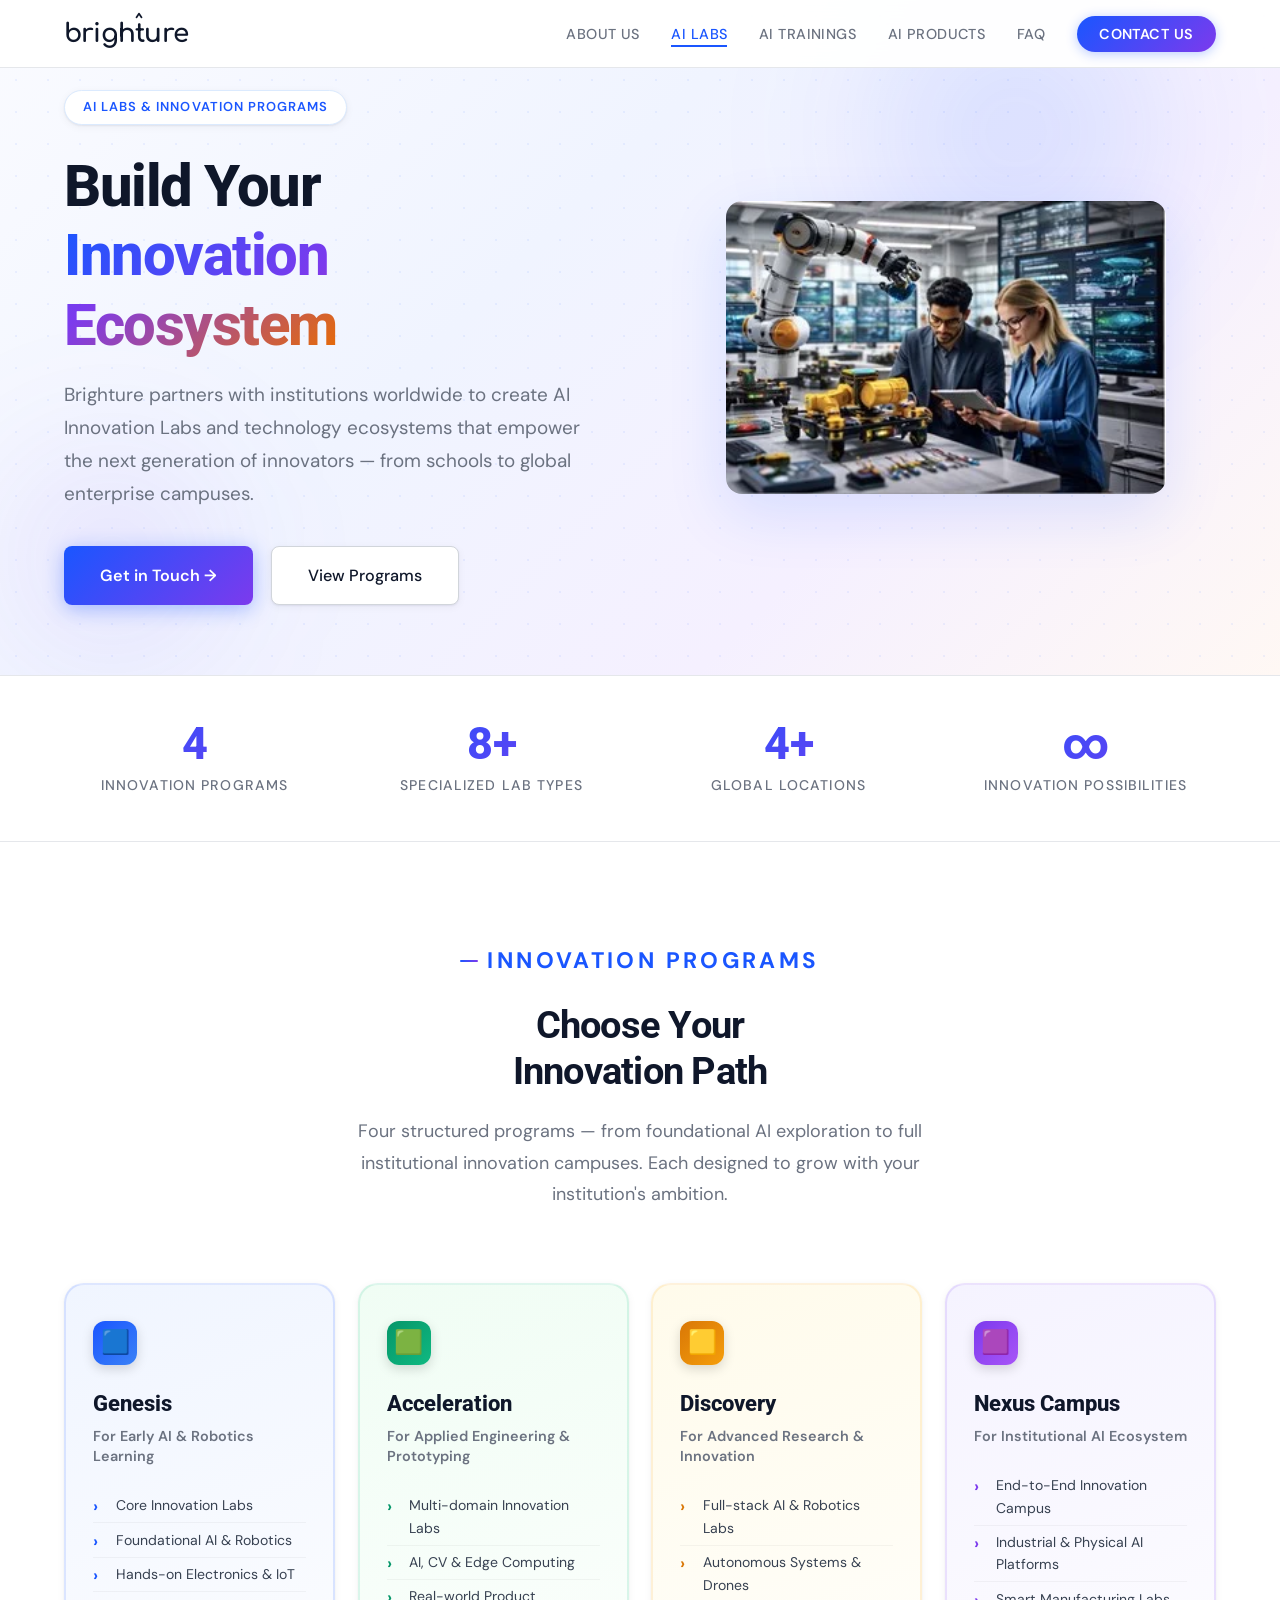
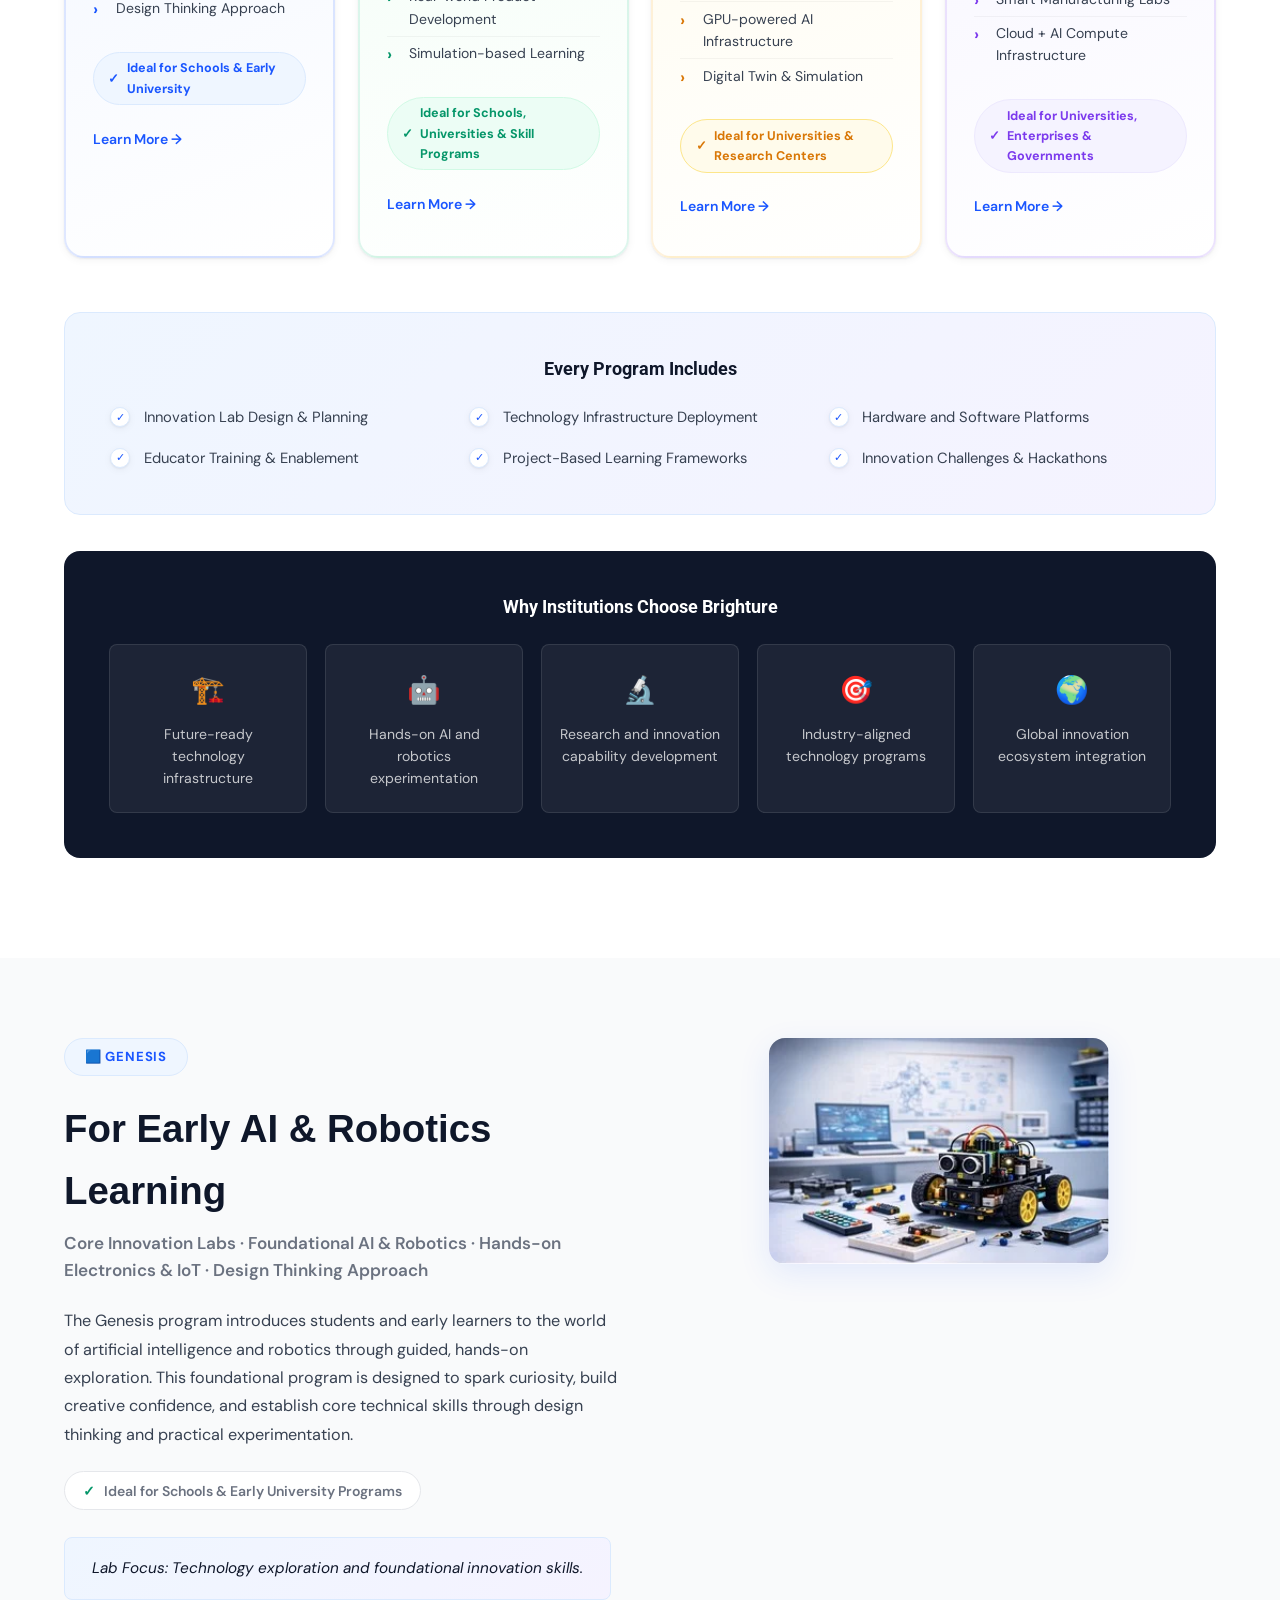
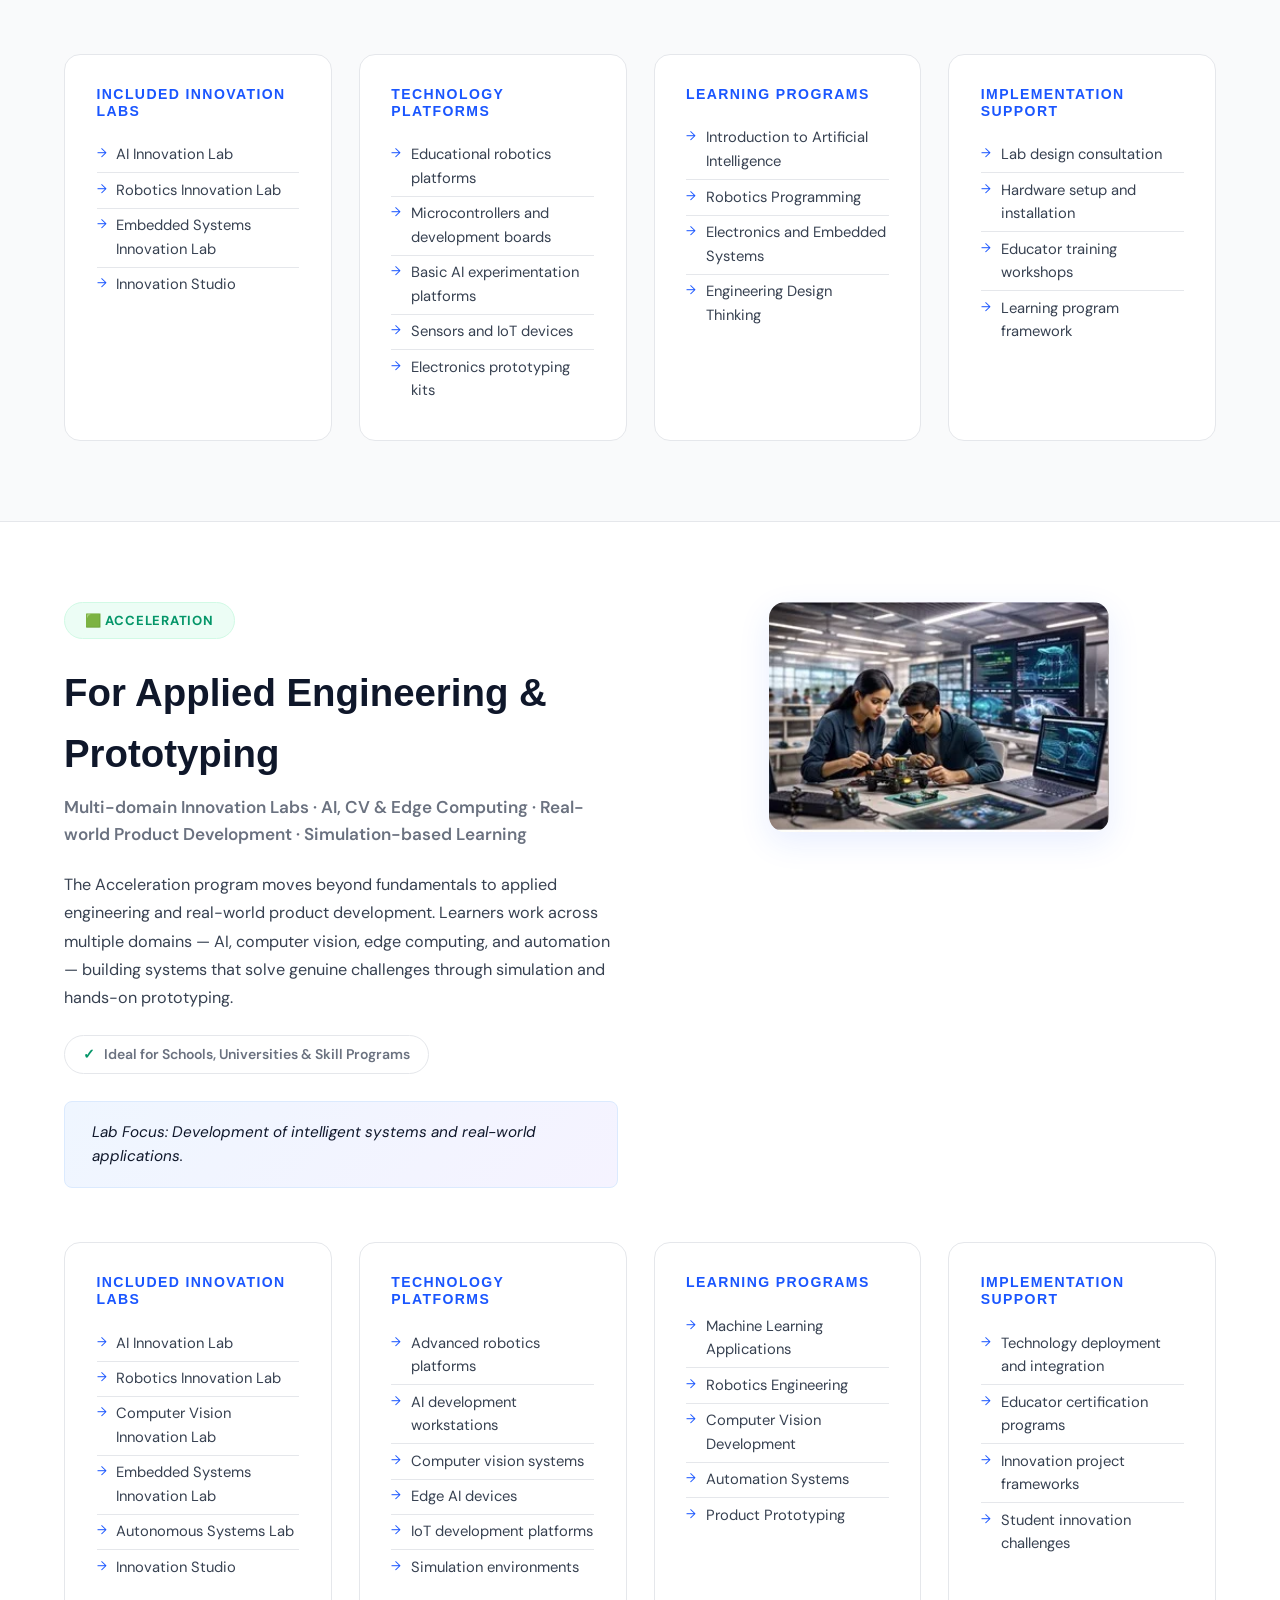
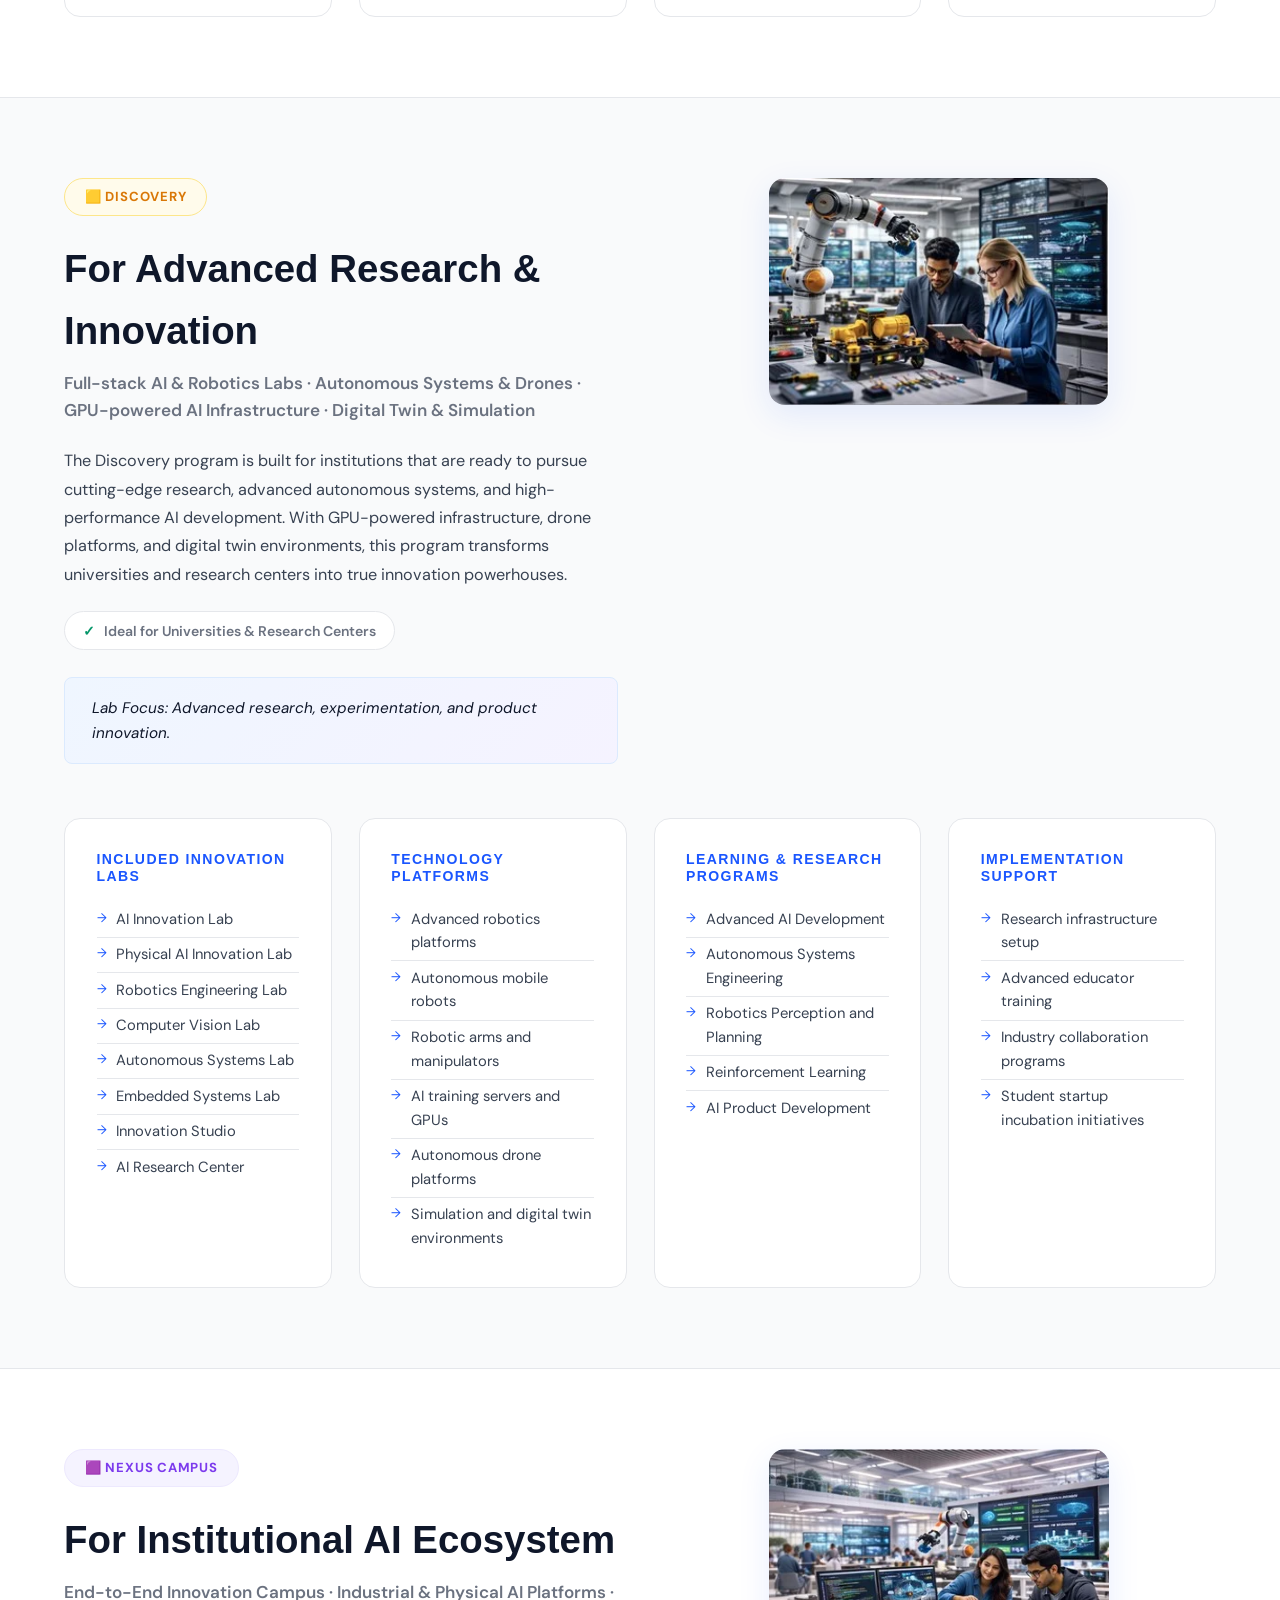
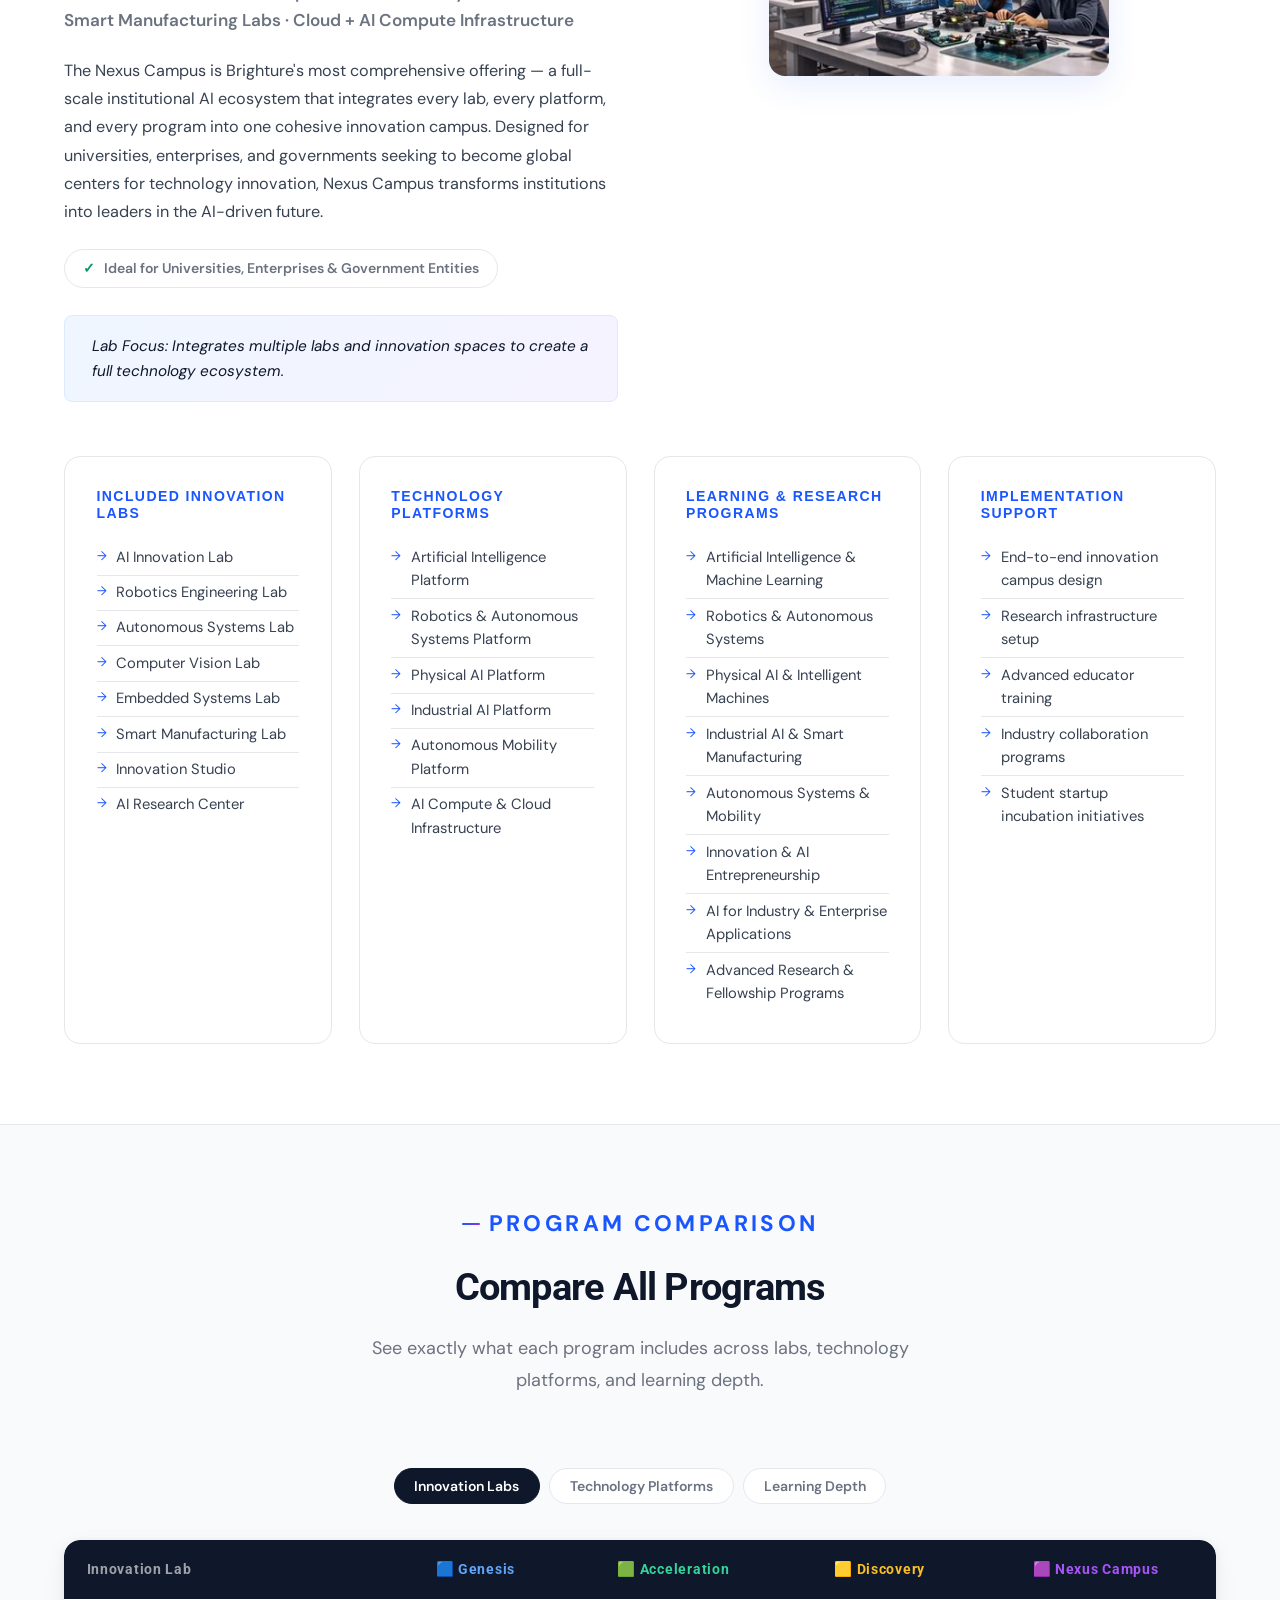
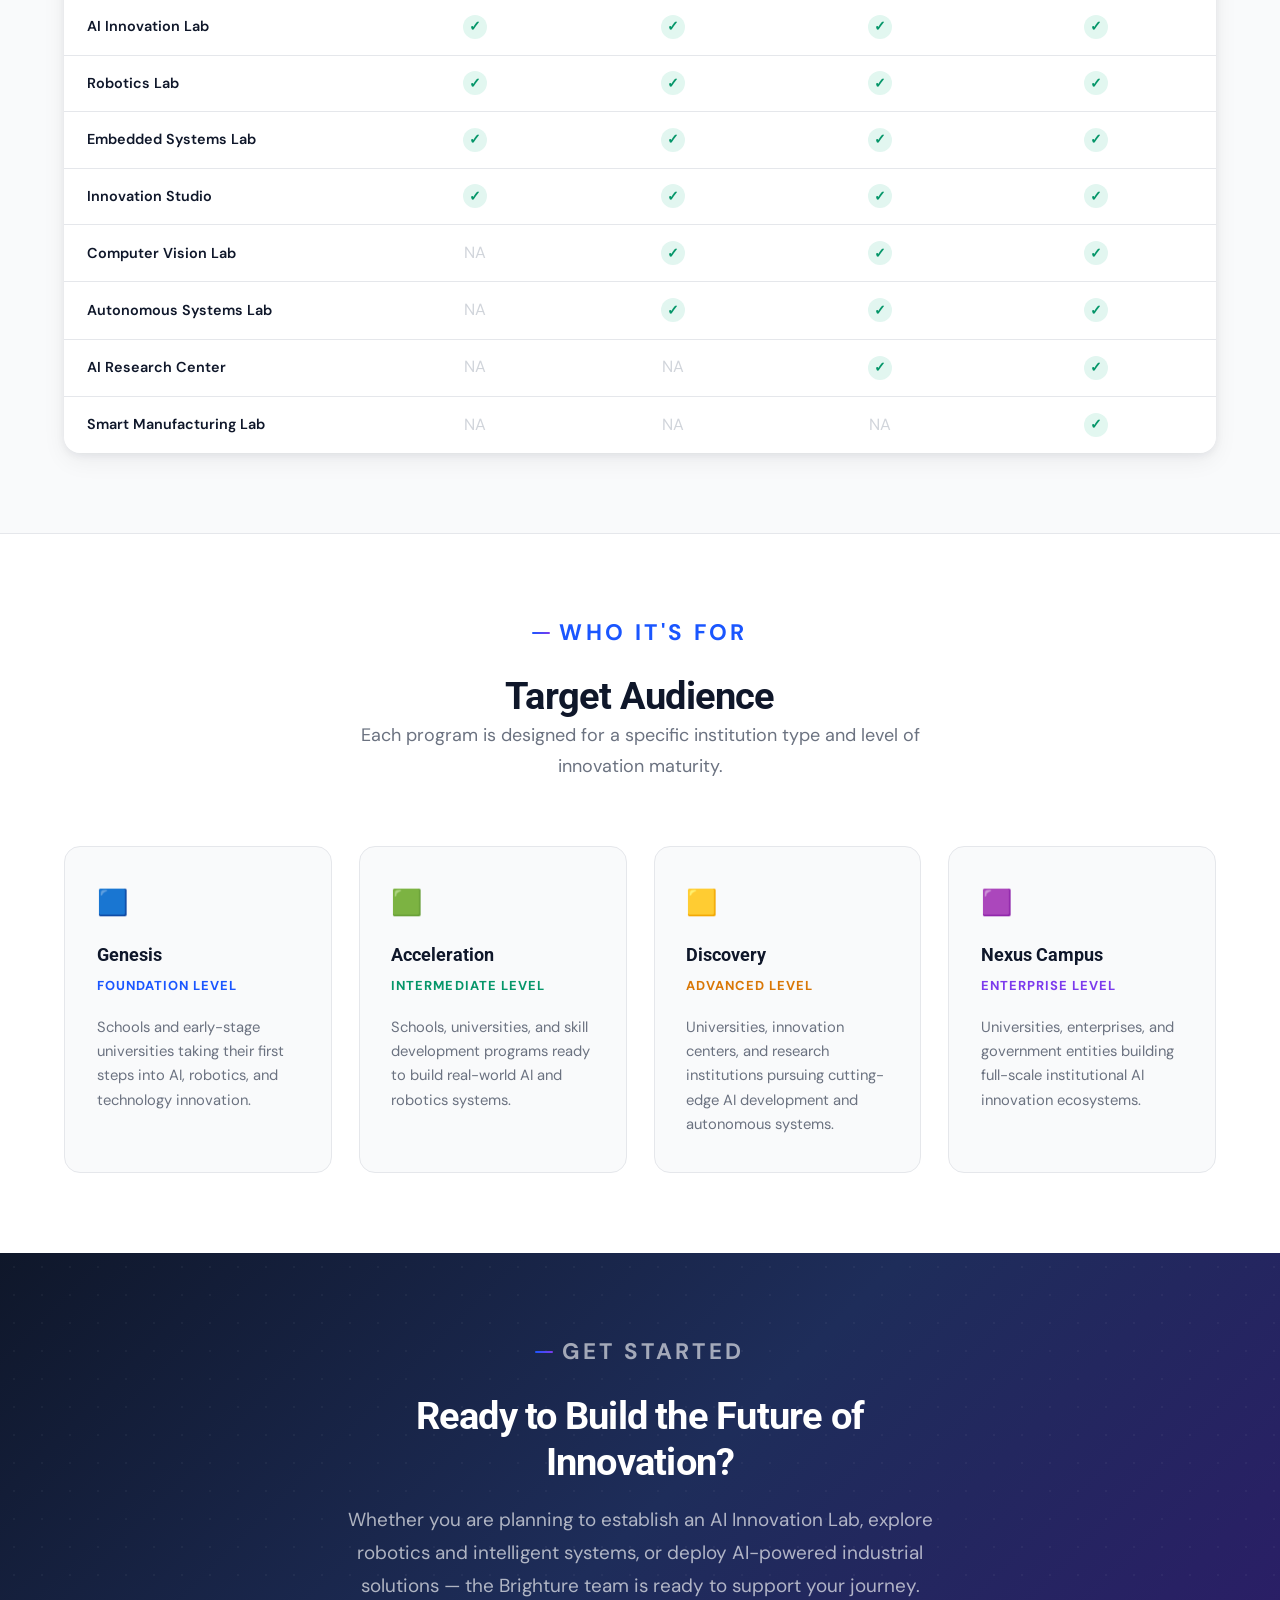
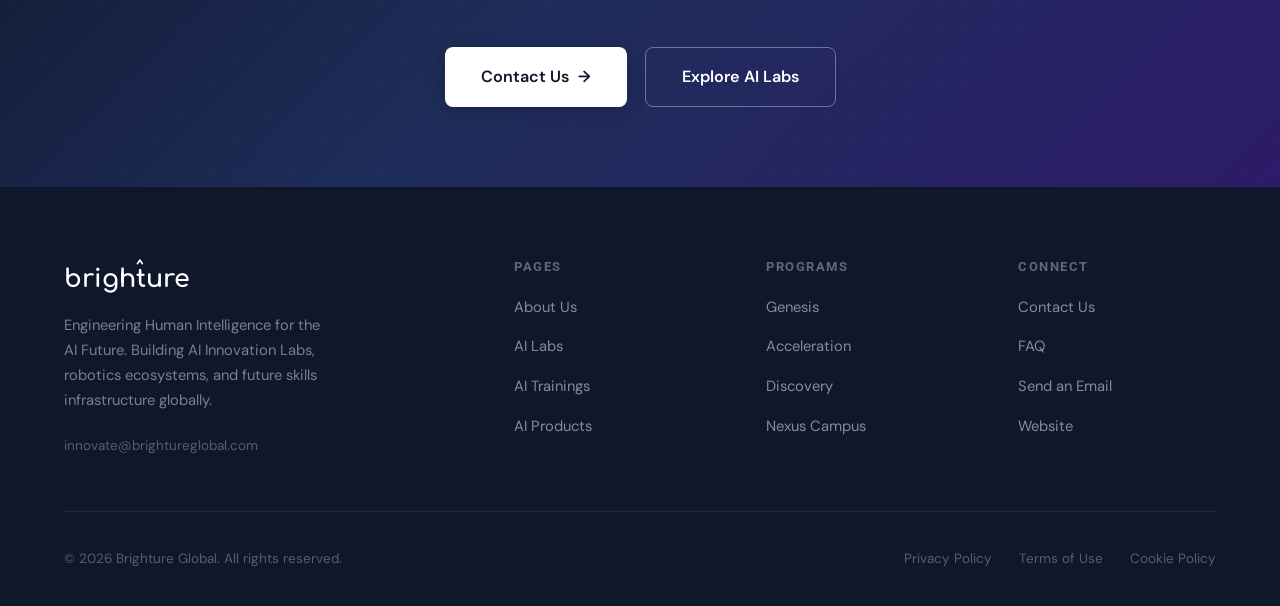
<file: ai-labs.html>
<!DOCTYPE html>
<html lang="en">

<head>
  <meta charset="UTF-8">
  <meta name="viewport" content="width=device-width, initial-scale=1.0">
  <title>AI Labs — Brighture Global Innovation Lab Framework</title>
  <meta name="description"
    content="Explore Brighture's AI Innovation Lab programs — Genesis, Acceleration, Discovery, and Nexus Campus. World-class AI and robotics ecosystems for schools, universities, enterprises, and governments.">
  <meta name="keywords"
    content="AI Innovation Labs, Robotics Labs, Genesis, Acceleration, Discovery, Nexus Campus, Brighture, AI Education Infrastructure">
  <meta property="og:type" content="website">
  <meta property="og:title" content="AI Labs — Brighture Innovation Programs">
  <meta property="og:description"
    content="Four structured programs from foundational AI exploration to full institutional innovation campuses.">
  <meta name="robots" content="index, follow">
  <meta name="theme-color" content="#1a56ff">
  <link rel="icon" type="image/svg+xml" href="images/favIcon.svg">
  <link rel="canonical" href="https://www.brightureglobal.com/ai-labs.html">
  <link rel="preconnect" href="https://fonts.googleapis.com">
  <link rel="preconnect" href="https://fonts.gstatic.com" crossorigin>
  <link
    href="https://fonts.googleapis.com/css2?family=Comfortaa:wght@700&family=Roboto:wght@400;500;700&family=DM+Sans:ital,wght@0,300;0,400;0,500;1,300&display=swap"
    rel="stylesheet">
  <link rel="stylesheet" href="shared.css">
  <style>
    /* ── LAB DETAIL CARDS ── */
    .lab-detail-section {
      padding: 80px 5%;
      border-bottom: 1px solid var(--border);
    }

    .lab-detail-section:nth-child(even) {
      background: var(--bg-alt);
    }

    .lab-detail-section:nth-child(odd) {
      background: white;
    }

    .lab-detail-inner {
      margin: 0 auto;
    }

    .lab-detail-header {
      display: grid;
      grid-template-columns: 1fr 1fr;
      gap: 4rem;
      align-items: start;
      margin-bottom: 3rem;
    }

    .lab-detail-badge {
      display: inline-flex;
      align-items: center;
      gap: 0.6rem;
      border-radius: 100px;
      padding: 0.4rem 1.1rem;
      font-size: 0.73rem;
      font-weight: 700;
      letter-spacing: 0.06em;
      text-transform: uppercase;
      margin-bottom: 1.25rem;
    }

    .badge-genesis {
      background: var(--blue-xlight);
      color: var(--blue);
      border: 1px solid var(--blue-light);
    }

    .badge-accel {
      background: var(--green-xlight);
      color: var(--green);
      border: 1px solid var(--green-light);
    }

    .badge-discovery {
      background: var(--amber-xlight);
      color: var(--amber);
      border: 1px solid var(--amber-light);
    }

    .badge-nexus {
      background: var(--purple-xlight);
      color: var(--purple);
      border: 1px solid var(--purple-light);
    }

    .lab-detail-title {
      font-family: 'Syne', sans-serif;
      font-size: clamp(1.5rem, 3vw, 2.2rem);
      font-weight: 800;
      color: var(--ink);
      margin-bottom: 0.5rem;
    }

    .lab-detail-sub {
      font-size: 0.95rem;
      font-weight: 600;
      color: var(--muted);
      margin-bottom: 1.25rem;
    }

    .lab-detail-desc {
      font-size: 0.9rem;
      color: var(--body);
      line-height: 1.75;
    }

    .lab-ideal {
      display: inline-flex;
      align-items: center;
      gap: 0.5rem;
      margin-top: 1.25rem;
      font-size: 0.78rem;
      font-weight: 600;
      color: var(--muted);
      background: white;
      border: 1px solid var(--border);
      border-radius: 100px;
      padding: 0.4rem 1rem;
    }

    .lab-ideal::before {
      content: '✓';
      color: var(--green);
      font-weight: 800;
    }

    .lab-specs-grid {
      display: grid;
      grid-template-columns: repeat(4, 1fr);
      gap: 1.5rem;
    }

    .spec-block {
      background: white;
      border: 1px solid var(--border);
      border-radius: var(--radius);
      padding: 1.75rem;
    }

    .spec-block-dark {
      background: var(--ink);
      border-color: var(--ink);
    }

    .spec-block h4 {
      font-family: 'Syne', sans-serif;
      font-size: 0.78rem;
      font-weight: 700;
      text-transform: uppercase;
      letter-spacing: 0.1em;
      margin-bottom: 1rem;
    }

    .spec-block-dark h4 {
      color: rgba(255, 255, 255, 0.5);
    }

    .spec-block:not(.spec-block-dark) h4 {
      color: var(--blue);
    }

    .spec-list li {
      font-size: 0.82rem;
      color: var(--body);
      padding: 0.3rem 0 0.3rem 1.1rem;
      position: relative;
      border-bottom: 1px solid var(--border);
    }

    .spec-list li:last-child {
      border-bottom: none;
    }

    .spec-list li::before {
      content: '→';
      position: absolute;
      left: 0;
      font-size: 0.7rem;
      color: var(--blue);
    }

    .spec-block-dark .spec-list li {
      color: rgba(255, 255, 255, 0.7);
      border-bottom-color: rgba(255, 255, 255, 0.08);
    }

    .spec-block-dark .spec-list li::before {
      color: var(--blue-mid);
    }

    .lab-focus-tag {
      display: inline-block;
      background: linear-gradient(135deg, var(--blue-xlight), var(--purple-xlight));
      border: 1px solid var(--blue-light);
      border-radius: var(--radius-sm);
      padding: 1rem 1.5rem;
      font-size: 0.85rem;
      color: var(--ink);
      line-height: 1.6;
      margin-top: 1.5rem;
      font-style: italic;
    }

    /* ── COMPARISON ── */
    #comparison {
      padding: 80px 5%;
      background: var(--bg-alt);
    }

    /* ── TARGET AUDIENCE SECTION ── */
    #target-audience {
      padding: 80px 5%;
      background: white;
      border-top: 1px solid var(--border);
    }

    .audience-header {
      text-align: center;
      max-width: 680px;
      margin: 0 auto 3.5rem;
    }

    .audience-header .section-label {
      justify-content: center;
    }

    .audience-grid {
      display: grid;
      grid-template-columns: repeat(4, 1fr);
      gap: 1.5rem;
      max-width: 1280px;
      margin: 0 auto;
    }

    .audience-card {
      border-radius: var(--radius);
      padding: 2rem 1.75rem;
      border: 1px solid var(--border);
      background: var(--bg-alt);
      transition: all 0.3s;
    }

    .audience-card:hover {
      transform: translateY(-4px);
      box-shadow: var(--shadow-lg);
      background: white;
    }

    .audience-accent {
      font-size: 1.4rem;
      margin-bottom: 1rem;
    }

    .audience-program {
      font-family: 'Roboto', sans-serif;
      font-size: 1rem;
      font-weight: 700;
      color: var(--ink);
      margin-bottom: 0.35rem;
    }

    .audience-label {
      font-size: 0.72rem;
      font-weight: 700;
      letter-spacing: 0.08em;
      text-transform: uppercase;
      margin-bottom: 1rem;
    }

    .audience-desc {
      font-size: 0.82rem;
      color: var(--muted);
      line-height: 1.65;
    }

    @media (max-width: 960px) {
      .audience-grid {
        grid-template-columns: repeat(2, 1fr);
      }
    }

    @media (max-width: 640px) {
      .audience-grid {
        grid-template-columns: 1fr;
      }
    }

    .comparison-intro {
      text-align: center;
      max-width: 680px;
      margin: 0 auto 4rem;
    }

    .comparison-intro .section-label {
      justify-content: center;
    }

    /* ── GLOBAL IMPACT ── */
    #global-impact {
      padding: 80px 5%;
      background: white;
      border-top: 1px solid var(--border);
    }

    .impact-inner {
      display: grid;
      grid-template-columns: 1fr 1fr;
      gap: 5rem;
      align-items: center;
    }

    .impact-stats {
      display: grid;
      grid-template-columns: 1fr 1fr;
      gap: 1.5rem;
      margin-top: 2rem;
    }

    .impact-stat {
      background: var(--bg-alt);
      border: 1px solid var(--border);
      border-radius: var(--radius);
      padding: 1.5rem;
      text-align: center;
      transition: all 0.3s;
    }

    .impact-stat:hover {
      border-color: var(--blue-light);
      box-shadow: var(--shadow);
    }

    .impact-stat-num {
      font-family: 'Syne', sans-serif;
      font-size: 2rem;
      font-weight: 800;
      background: linear-gradient(135deg, var(--blue), var(--purple));
      -webkit-background-clip: text;
      -webkit-text-fill-color: transparent;
      margin-bottom: 0.4rem;
    }

    .impact-stat-label {
      font-size: 0.78rem;
      color: var(--muted);
      font-weight: 500;
    }

    @media (max-width: 960px) {
      .lab-detail-header {
        grid-template-columns: 1fr;
        gap: 2rem;
      }

      .lab-specs-grid {
        grid-template-columns: repeat(2, 1fr);
      }

      .impact-inner {
        grid-template-columns: 1fr;
        gap: 3rem;
      }
    }

    @media (max-width: 640px) {
      .lab-specs-grid,
      .impact-stats {
        grid-template-columns: 1fr;
      }
    }
  </style>
</head>

<body>

  <a href="#main-content" class="sr-only"
    style="position:absolute;left:-9999px;top:auto;width:1px;height:1px;overflow:hidden;">Skip to main content</a>

  <!-- NAV -->
  <nav id="navbar" role="navigation" aria-label="Main navigation">
    <a href="index.html" class="nav-logo">brigh<span class="logo-t">t</span>ure</a>
    <ul class="nav-links">
      <li><a href="index.html">About Us</a></li>
      <li><a href="ai-labs.html" class="active" aria-current="page">AI Labs</a></li>
      <li><a href="ai-trainings.html">AI Trainings</a></li>
      <li><a href="ai-products.html">AI Products</a></li>
      <li><a href="faq.html">FAQ</a></li>
      <li><a href="contact.html" class="nav-cta">Contact Us</a></li>
    </ul>
    <button class="hamburger" id="hamburger" onclick="toggleMobileNav()" aria-label="Toggle mobile menu"
      aria-expanded="false">
      <span></span><span></span><span></span>
    </button>
  </nav>
  <nav class="mobile-nav" id="mobileNav" aria-label="Mobile navigation">
    <a href="index.html">About Us</a>
    <a href="ai-labs.html" class="active">AI Labs</a>
    <a href="ai-trainings.html">AI Trainings</a>
    <a href="ai-products.html">AI Products</a>
    <a href="faq.html">FAQ</a>
    <a href="contact.html">Contact Us</a>
  </nav>

  <main id="main-content">


    <!-- PAGE HERO -->
    <div class="page-hero hero-split" aria-label="AI Labs hero">
      <div class="page-hero-blob phb-1" aria-hidden="true"></div>
      <div class="page-hero-blob phb-2" aria-hidden="true"></div>
      <div class="page-hero-content">
        <div class="page-hero-badge">AI Labs &amp; Innovation Programs</div>
        <h1>Build Your<br><span class="gradient-text">Innovation Ecosystem</span></h1>
        <p>Brighture partners with institutions worldwide to create AI Innovation Labs and technology ecosystems that
          empower the next generation of innovators — from schools to global enterprise campuses.</p>
        <div style="display:flex;gap:1rem;flex-wrap:wrap;margin-top:2rem;">
          <a href="contact.html" class="btn-primary">Get in Touch →</a>
          <a href="#genesis" class="btn-secondary">View Programs</a>
        </div>
      </div>
      <div class="page-hero-image">
        <img src="images/Discovery Lab Focus.webp" alt="Discovery Lab Focus" class="img-hero">
      </div>
    </div>

    <!-- STATS -->
    <div class="stats-strip" aria-label="AI Labs statistics">
      <div class="stat-item reveal">
        <div class="stat-num">4</div>
        <div class="stat-label">Innovation Programs</div>
      </div>
      <div class="stat-item reveal reveal-delay-1">
        <div class="stat-num">8+</div>
        <div class="stat-label">Specialized Lab Types</div>
      </div>
      <div class="stat-item reveal reveal-delay-2">
        <div class="stat-num">4+</div>
        <div class="stat-label">Global Locations</div>
      </div>
      <div class="stat-item reveal reveal-delay-3">
        <div class="stat-num">∞</div>
        <div class="stat-label">Innovation Possibilities</div>
      </div>
    </div>

    <!-- INNOVATION PROGRAMS -->
    <section id="packages" aria-labelledby="packages-title">
      <div class="packages-header reveal">
        <div class="section-label">Innovation Programs</div>
        <h2 class="section-title" id="packages-title">Choose Your<br>Innovation Path</h2>
        <p class="section-desc" style="margin:0 auto;text-align:center;">Four structured programs — from foundational AI
          exploration to full institutional innovation campuses. Each designed to grow with your institution's ambition.
        </p>
      </div>
      <div class="program-cards">
        <div class="prog-card pc-genesis reveal">
          <div class="prog-accent" aria-hidden="true">🟦</div>
          <div class="prog-name">Genesis</div>
          <div class="prog-subtitle">For Early AI &amp; Robotics Learning</div>
          <ul class="prog-features">
            <li>Core Innovation Labs</li>
            <li>Foundational AI &amp; Robotics</li>
            <li>Hands-on Electronics &amp; IoT</li>
            <li>Design Thinking Approach</li>
          </ul>
          <div class="prog-tag">Ideal for Schools &amp; Early University</div>
          <a href="#genesis" class="prog-learn-more">Learn More →</a>
        </div>
        <div class="prog-card pc-accel reveal reveal-delay-1">
          <div class="prog-accent" aria-hidden="true">🟩</div>
          <div class="prog-name">Acceleration</div>
          <div class="prog-subtitle">For Applied Engineering &amp; Prototyping</div>
          <ul class="prog-features">
            <li>Multi-domain Innovation Labs</li>
            <li>AI, CV &amp; Edge Computing</li>
            <li>Real-world Product Development</li>
            <li>Simulation-based Learning</li>
          </ul>
          <div class="prog-tag">Ideal for Schools, Universities &amp; Skill Programs</div>
          <a href="#acceleration" class="prog-learn-more">Learn More →</a>
        </div>
        <div class="prog-card pc-discovery reveal reveal-delay-2">
          <div class="prog-accent" aria-hidden="true">🟨</div>
          <div class="prog-name">Discovery</div>
          <div class="prog-subtitle">For Advanced Research &amp; Innovation</div>
          <ul class="prog-features">
            <li>Full-stack AI &amp; Robotics Labs</li>
            <li>Autonomous Systems &amp; Drones</li>
            <li>GPU-powered AI Infrastructure</li>
            <li>Digital Twin &amp; Simulation</li>
          </ul>
          <div class="prog-tag">Ideal for Universities &amp; Research Centers</div>
          <a href="#discovery" class="prog-learn-more">Learn More →</a>
        </div>
        <div class="prog-card pc-nexus reveal reveal-delay-3">
          <div class="prog-accent" aria-hidden="true">🟪</div>
          <div class="prog-name">Nexus Campus</div>
          <div class="prog-subtitle">For Institutional AI Ecosystem</div>
          <ul class="prog-features">
            <li>End-to-End Innovation Campus</li>
            <li>Industrial &amp; Physical AI Platforms</li>
            <li>Smart Manufacturing Labs</li>
            <li>Cloud + AI Compute Infrastructure</li>
          </ul>
          <div class="prog-tag">Ideal for Universities, Enterprises &amp; Governments</div>
          <a href="#nexus" class="prog-learn-more">Learn More →</a>
        </div>
      </div>
      <div class="every-pkg reveal">
        <h4>Every Program Includes</h4>
        <div class="every-grid">
          <div class="every-item">
            <div class="every-check" aria-hidden="true">✓</div>
            <div class="every-text">Innovation Lab Design &amp; Planning</div>
          </div>
          <div class="every-item">
            <div class="every-check" aria-hidden="true">✓</div>
            <div class="every-text">Technology Infrastructure Deployment</div>
          </div>
          <div class="every-item">
            <div class="every-check" aria-hidden="true">✓</div>
            <div class="every-text">Hardware and Software Platforms</div>
          </div>
          <div class="every-item">
            <div class="every-check" aria-hidden="true">✓</div>
            <div class="every-text">Educator Training &amp; Enablement</div>
          </div>
          <div class="every-item">
            <div class="every-check" aria-hidden="true">✓</div>
            <div class="every-text">Project-Based Learning Frameworks</div>
          </div>
          <div class="every-item">
            <div class="every-check" aria-hidden="true">✓</div>
            <div class="every-text">Innovation Challenges &amp; Hackathons</div>
          </div>
        </div>
      </div>
      <div class="why-brighture reveal">
        <h4>Why Institutions Choose Brighture</h4>
        <div class="why-brighture-grid">
          <div class="why-brighture-item">
            <div class="why-brighture-icon">🏗️</div>
            <p>Future-ready technology infrastructure</p>
          </div>
          <div class="why-brighture-item">
            <div class="why-brighture-icon">🤖</div>
            <p>Hands-on AI and robotics experimentation</p>
          </div>
          <div class="why-brighture-item">
            <div class="why-brighture-icon">🔬</div>
            <p>Research and innovation capability development</p>
          </div>
          <div class="why-brighture-item">
            <div class="why-brighture-icon">🎯</div>
            <p>Industry-aligned technology programs</p>
          </div>
          <div class="why-brighture-item">
            <div class="why-brighture-icon">🌍</div>
            <p>Global innovation ecosystem integration</p>
          </div>
        </div>
      </div>
    </section>

    <!-- GENESIS -->
    <div class="lab-detail-section" id="genesis">
      <div class="lab-detail-inner">
        <div class="lab-detail-header" style="display: flex; align-items: flex-start; gap: 2.5rem;">
          <div style="flex:1; min-width:320px;">
            <div class="reveal">
              <div class="lab-detail-badge badge-genesis">🟦 Genesis</div>
              <div class="lab-detail-title">For Early AI &amp; Robotics Learning</div>
              <div class="lab-detail-sub">Core Innovation Labs · Foundational AI &amp; Robotics · Hands-on Electronics
                &amp; IoT · Design Thinking Approach</div>
              <p class="lab-detail-desc">The Genesis program introduces students and early learners to the world of
                artificial intelligence and robotics through guided, hands-on exploration. This foundational program is
                designed to spark curiosity, build creative confidence, and establish core technical skills through
                design thinking and practical experimentation.</p>
              <div class="lab-ideal">Ideal for Schools &amp; Early University Programs</div>
              <div class="lab-focus-tag">Lab Focus: Technology exploration and foundational innovation skills.</div>
            </div>
          </div>
          <div class="img-col">
            <img src="images/Genesis.webp" alt="Genesis Program" class="img-section">
          </div>
        </div>
        <div class="lab-specs-grid">
          <div class="spec-block reveal">
            <h4>Included Innovation Labs</h4>
            <ul class="spec-list">
              <li>AI Innovation Lab</li>
              <li>Robotics Innovation Lab</li>
              <li>Embedded Systems Innovation Lab</li>
              <li>Innovation Studio</li>
            </ul>
          </div>
          <div class="spec-block reveal reveal-delay-1">
            <h4>Technology Platforms</h4>
            <ul class="spec-list">
              <li>Educational robotics platforms</li>
              <li>Microcontrollers and development boards</li>
              <li>Basic AI experimentation platforms</li>
              <li>Sensors and IoT devices</li>
              <li>Electronics prototyping kits</li>
            </ul>
          </div>
          <div class="spec-block reveal reveal-delay-1">
            <h4>Learning Programs</h4>
            <ul class="spec-list">
              <li>Introduction to Artificial Intelligence</li>
              <li>Robotics Programming</li>
              <li>Electronics and Embedded Systems</li>
              <li>Engineering Design Thinking</li>
            </ul>
          </div>
          <div class="spec-block reveal reveal-delay-2">
            <h4>Implementation Support</h4>
            <ul class="spec-list">
              <li>Lab design consultation</li>
              <li>Hardware setup and installation</li>
              <li>Educator training workshops</li>
              <li>Learning program framework</li>
            </ul>
          </div>
        </div>
      </div>
    </div>

    <!-- ACCELERATION -->
    <div class="lab-detail-section" id="acceleration">
      <div class="lab-detail-inner">
        <div class="lab-detail-header" style="display: flex; align-items: flex-start; gap: 2.5rem;">
          <div style="flex:1; min-width:320px;">
            <div class="reveal">
              <div class="lab-detail-badge badge-accel">🟩 Acceleration</div>
              <div class="lab-detail-title">For Applied Engineering &amp; Prototyping</div>
              <div class="lab-detail-sub">Multi-domain Innovation Labs · AI, CV &amp; Edge Computing · Real-world
                Product Development · Simulation-based Learning</div>
              <p class="lab-detail-desc">The Acceleration program moves beyond fundamentals to applied engineering and
                real-world product development. Learners work across multiple domains — AI, computer vision, edge
                computing, and automation — building systems that solve genuine challenges through simulation and
                hands-on prototyping.</p>
              <div class="lab-ideal">Ideal for Schools, Universities &amp; Skill Programs</div>
              <div class="lab-focus-tag">Lab Focus: Development of intelligent systems and real-world applications.
              </div>
            </div>
          </div>
          <div class="img-col">
            <img src="images/Acceleration.webp" alt="Acceleration Program" class="img-section">
          </div>
        </div>
        <div class="lab-specs-grid">
          <div class="spec-block reveal">
            <h4>Included Innovation Labs</h4>
            <ul class="spec-list">
              <li>AI Innovation Lab</li>
              <li>Robotics Innovation Lab</li>
              <li>Computer Vision Innovation Lab</li>
              <li>Embedded Systems Innovation Lab</li>
              <li>Autonomous Systems Lab</li>
              <li>Innovation Studio</li>
            </ul>
          </div>
          <div class="spec-block reveal reveal-delay-1">
            <h4>Technology Platforms</h4>
            <ul class="spec-list">
              <li>Advanced robotics platforms</li>
              <li>AI development workstations</li>
              <li>Computer vision systems</li>
              <li>Edge AI devices</li>
              <li>IoT development platforms</li>
              <li>Simulation environments</li>
            </ul>
          </div>
          <div class="spec-block reveal reveal-delay-1">
            <h4>Learning Programs</h4>
            <ul class="spec-list">
              <li>Machine Learning Applications</li>
              <li>Robotics Engineering</li>
              <li>Computer Vision Development</li>
              <li>Automation Systems</li>
              <li>Product Prototyping</li>
            </ul>
          </div>
          <div class="spec-block reveal reveal-delay-2">
            <h4>Implementation Support</h4>
            <ul class="spec-list">
              <li>Technology deployment and integration</li>
              <li>Educator certification programs</li>
              <li>Innovation project frameworks</li>
              <li>Student innovation challenges</li>
            </ul>
          </div>
        </div>
      </div>
    </div>

    <!-- DISCOVERY -->
    <div class="lab-detail-section" id="discovery">
      <div class="lab-detail-inner">
        <div class="lab-detail-header" style="display: flex; align-items: flex-start; gap: 2.5rem;">
          <div style="flex:1; min-width:320px;">
            <div class="reveal">
              <div class="lab-detail-badge badge-discovery">🟨 Discovery</div>
              <div class="lab-detail-title">For Advanced Research &amp; Innovation</div>
              <div class="lab-detail-sub">Full-stack AI &amp; Robotics Labs · Autonomous Systems &amp; Drones ·
                GPU-powered AI Infrastructure · Digital Twin &amp; Simulation</div>
              <p class="lab-detail-desc">The Discovery program is built for institutions that are ready to pursue
                cutting-edge research, advanced autonomous systems, and high-performance AI development. With
                GPU-powered infrastructure, drone platforms, and digital twin environments, this program transforms
                universities and research centers into true innovation powerhouses.</p>
              <div class="lab-ideal">Ideal for Universities &amp; Research Centers</div>
              <div class="lab-focus-tag">Lab Focus: Advanced research, experimentation, and product innovation.</div>
            </div>
          </div>
          <div class="img-col">
            <img src="images/Discovery Lab Focus.webp" alt="Discovery Program" class="img-section">
          </div>
        </div>
        <div class="lab-specs-grid">
          <div class="spec-block reveal">
            <h4>Included Innovation Labs</h4>
            <ul class="spec-list">
              <li>AI Innovation Lab</li>
              <li>Physical AI Innovation Lab</li>
              <li>Robotics Engineering Lab</li>
              <li>Computer Vision Lab</li>
              <li>Autonomous Systems Lab</li>
              <li>Embedded Systems Lab</li>
              <li>Innovation Studio</li>
              <li>AI Research Center</li>
            </ul>
          </div>
          <div class="spec-block reveal reveal-delay-1">
            <h4>Technology Platforms</h4>
            <ul class="spec-list">
              <li>Advanced robotics platforms</li>
              <li>Autonomous mobile robots</li>
              <li>Robotic arms and manipulators</li>
              <li>AI training servers and GPUs</li>
              <li>Autonomous drone platforms</li>
              <li>Simulation and digital twin environments</li>
            </ul>
          </div>
          <div class="spec-block reveal reveal-delay-1">
            <h4>Learning &amp; Research Programs</h4>
            <ul class="spec-list">
              <li>Advanced AI Development</li>
              <li>Autonomous Systems Engineering</li>
              <li>Robotics Perception and Planning</li>
              <li>Reinforcement Learning</li>
              <li>AI Product Development</li>
            </ul>
          </div>
          <div class="spec-block reveal reveal-delay-2">
            <h4>Implementation Support</h4>
            <ul class="spec-list">
              <li>Research infrastructure setup</li>
              <li>Advanced educator training</li>
              <li>Industry collaboration programs</li>
              <li>Student startup incubation initiatives</li>
            </ul>
          </div>
        </div>
      </div>
    </div>

    <!-- NEXUS CAMPUS -->
    <div class="lab-detail-section" id="nexus">
      <div class="lab-detail-inner">
        <div class="lab-detail-header" style="display: flex; align-items: flex-start; gap: 2.5rem;">
          <div style="flex:1; min-width:320px;">
            <div class="reveal">
              <div class="lab-detail-badge badge-nexus">🟪 Nexus Campus</div>
              <div class="lab-detail-title">For Institutional AI Ecosystem</div>
              <div class="lab-detail-sub">End-to-End Innovation Campus · Industrial &amp; Physical AI Platforms · Smart
                Manufacturing Labs · Cloud + AI Compute Infrastructure</div>
              <p class="lab-detail-desc">The Nexus Campus is Brighture's most comprehensive offering — a full-scale
                institutional AI ecosystem that integrates every lab, every platform, and every program into one
                cohesive innovation campus. Designed for universities, enterprises, and governments seeking to become
                global centers for technology innovation, Nexus Campus transforms institutions into leaders in the
                AI-driven future.</p>
              <div class="lab-ideal">Ideal for Universities, Enterprises &amp; Government Entities</div>
              <div class="lab-focus-tag">Lab Focus: Integrates multiple labs and innovation spaces to create a full
                technology ecosystem.</div>
            </div>
          </div>
          <div class="img-col">
            <img src="images/Nexus Campus.webp" alt="Nexus Campus Program" class="img-section">
          </div>
        </div>
        <div class="lab-specs-grid">
          <div class="spec-block reveal">
            <h4>Included Innovation Labs</h4>
            <ul class="spec-list">
              <li>AI Innovation Lab</li>
              <li>Robotics Engineering Lab</li>
              <li>Autonomous Systems Lab</li>
              <li>Computer Vision Lab</li>
              <li>Embedded Systems Lab</li>
              <li>Smart Manufacturing Lab</li>
              <li>Innovation Studio</li>
              <li>AI Research Center</li>
            </ul>
          </div>
          <div class="spec-block reveal reveal-delay-1">
            <h4>Technology Platforms</h4>
            <ul class="spec-list">
              <li>Artificial Intelligence Platform</li>
              <li>Robotics &amp; Autonomous Systems Platform</li>
              <li>Physical AI Platform</li>
              <li>Industrial AI Platform</li>
              <li>Autonomous Mobility Platform</li>
              <li>AI Compute &amp; Cloud Infrastructure</li>
            </ul>
          </div>
          <div class="spec-block reveal reveal-delay-1">
            <h4>Learning &amp; Research Programs</h4>
            <ul class="spec-list">
              <li>Artificial Intelligence &amp; Machine Learning</li>
              <li>Robotics &amp; Autonomous Systems</li>
              <li>Physical AI &amp; Intelligent Machines</li>
              <li>Industrial AI &amp; Smart Manufacturing</li>
              <li>Autonomous Systems &amp; Mobility</li>
              <li>Innovation &amp; AI Entrepreneurship</li>
              <li>AI for Industry &amp; Enterprise Applications</li>
              <li>Advanced Research &amp; Fellowship Programs</li>
            </ul>
          </div>
          <div class="spec-block reveal reveal-delay-2">
            <h4>Implementation Support</h4>
            <ul class="spec-list">
              <li>End-to-end innovation campus design</li>
              <li>Research infrastructure setup</li>
              <li>Advanced educator training</li>
              <li>Industry collaboration programs</li>
              <li>Student startup incubation initiatives</li>
            </ul>
          </div>
        </div>
      </div>
    </div>

    <!-- COMPARISON -->
    <section id="comparison" aria-labelledby="compare-title">
      <div class="comparison-intro reveal">
        <div class="section-label">Program Comparison</div>
        <h2 class="section-title" id="compare-title">Compare All Programs</h2>
        <p class="section-desc" style="margin:0 auto;text-align:center;">See exactly what each program includes across
          labs, technology platforms, and learning depth.</p>
      </div>

      <div class="tab-switcher" role="tablist" aria-label="Comparison categories">
        <button class="tab-btn active" data-tab="labs" onclick="showTab('labs')" role="tab"
          aria-selected="true">Innovation Labs</button>
        <button class="tab-btn" data-tab="tech" onclick="showTab('tech')" role="tab" aria-selected="false">Technology
          Platforms</button>
        <button class="tab-btn" data-tab="learning" onclick="showTab('learning')" role="tab"
          aria-selected="false">Learning Depth</button>
      </div>

      <!-- Labs Tab -->
      <div class="comp-pane active" id="tab-labs" role="tabpanel">
        <div class="table-scroll">
          <table class="comp-table" aria-label="Innovation labs comparison">
            <thead>
              <tr>
                <th scope="col">Innovation Lab</th>
                <th scope="col" class="th-genesis">🟦 Genesis</th>
                <th scope="col" class="th-accel">🟩 Acceleration</th>
                <th scope="col" class="th-discovery">🟨 Discovery</th>
                <th scope="col" class="th-nexus">🟪 Nexus Campus</th>
              </tr>
            </thead>
            <tbody>
              <tr>
                <td style="font-weight:600;text-align:left;">AI Innovation Lab</td>
                <td><span class="check-yes">✓</span></td>
                <td><span class="check-yes">✓</span></td>
                <td><span class="check-yes">✓</span></td>
                <td><span class="check-yes">✓</span></td>
              </tr>
              <tr>
                <td style="font-weight:600;text-align:left;">Robotics Lab</td>
                <td><span class="check-yes">✓</span></td>
                <td><span class="check-yes">✓</span></td>
                <td><span class="check-yes">✓</span></td>
                <td><span class="check-yes">✓</span></td>
              </tr>
              <tr>
                <td style="font-weight:600;text-align:left;">Embedded Systems Lab</td>
                <td><span class="check-yes">✓</span></td>
                <td><span class="check-yes">✓</span></td>
                <td><span class="check-yes">✓</span></td>
                <td><span class="check-yes">✓</span></td>
              </tr>
              <tr>
                <td style="font-weight:600;text-align:left;">Innovation Studio</td>
                <td><span class="check-yes">✓</span></td>
                <td><span class="check-yes">✓</span></td>
                <td><span class="check-yes">✓</span></td>
                <td><span class="check-yes">✓</span></td>
              </tr>
              <tr>
                <td style="font-weight:600;text-align:left;">Computer Vision Lab</td>
                <td><span class="check-no">NA</span></td>
                <td><span class="check-yes">✓</span></td>
                <td><span class="check-yes">✓</span></td>
                <td><span class="check-yes">✓</span></td>
              </tr>
              <tr>
                <td style="font-weight:600;text-align:left;">Autonomous Systems Lab</td>
                <td><span class="check-no">NA</span></td>
                <td><span class="check-yes">✓</span></td>
                <td><span class="check-yes">✓</span></td>
                <td><span class="check-yes">✓</span></td>
              </tr>
              <tr>
                <td style="font-weight:600;text-align:left;">AI Research Center</td>
                <td><span class="check-no">NA</span></td>
                <td><span class="check-no">NA</span></td>
                <td><span class="check-yes">✓</span></td>
                <td><span class="check-yes">✓</span></td>
              </tr>
              <tr>
                <td style="font-weight:600;text-align:left;">Smart Manufacturing Lab</td>
                <td><span class="check-no">NA</span></td>
                <td><span class="check-no">NA</span></td>
                <td><span class="check-no">NA</span></td>
                <td><span class="check-yes">✓</span></td>
              </tr>
            </tbody>
          </table>
        </div>
      </div>

      <!-- Tech Tab -->
      <div class="comp-pane" id="tab-tech" role="tabpanel">
        <div class="table-scroll">
          <table class="comp-table" aria-label="Technology platforms comparison">
            <thead>
              <tr>
                <th scope="col">Technology Platform</th>
                <th scope="col" class="th-genesis">🟦 Genesis</th>
                <th scope="col" class="th-accel">🟩 Acceleration</th>
                <th scope="col" class="th-discovery">🟨 Discovery</th>
                <th scope="col" class="th-nexus">🟪 Nexus Campus</th>
              </tr>
            </thead>
            <tbody>
              <tr>
                <td style="font-weight:600;text-align:left;">Educational Robotics</td>
                <td><span class="check-yes">✓</span></td>
                <td><span class="check-yes">✓</span></td>
                <td><span class="check-no">NA</span></td>
                <td><span class="check-no">NA</span></td>
              </tr>
              <tr>
                <td style="font-weight:600;text-align:left;">AI Workstations</td>
                <td><span class="check-no">NA</span></td>
                <td><span class="check-yes">✓</span></td>
                <td><span class="check-yes">✓</span></td>
                <td><span class="check-yes">✓</span></td>
              </tr>
              <tr>
                <td style="font-weight:600;text-align:left;">Edge AI Devices</td>
                <td><span class="check-no">NA</span></td>
                <td><span class="check-yes">✓</span></td>
                <td><span class="check-yes">✓</span></td>
                <td><span class="check-yes">✓</span></td>
              </tr>
              <tr>
                <td style="font-weight:600;text-align:left;">Digital Twin</td>
                <td><span class="check-no">NA</span></td>
                <td><span class="check-yes">✓</span></td>
                <td><span class="check-yes">✓</span></td>
                <td><span class="check-yes">✓</span></td>
              </tr>
              <tr>
                <td style="font-weight:600;text-align:left;">Autonomous Robots</td>
                <td><span class="check-no">NA</span></td>
                <td><span class="check-no">NA</span></td>
                <td><span class="check-yes">✓</span></td>
                <td><span class="check-yes">✓</span></td>
              </tr>
              <tr>
                <td style="font-weight:600;text-align:left;">Drone Platforms</td>
                <td><span class="check-no">NA</span></td>
                <td><span class="check-no">NA</span></td>
                <td><span class="check-yes">✓</span></td>
                <td><span class="check-yes">✓</span></td>
              </tr>
              <tr>
                <td style="font-weight:600;text-align:left;">AI Cloud Infrastructure</td>
                <td><span class="check-no">NA</span></td>
                <td><span class="check-no">NA</span></td>
                <td><span class="check-no">NA</span></td>
                <td><span class="check-yes">✓</span></td>
              </tr>
            </tbody>
          </table>
        </div>
      </div>

      <!-- Learning Tab -->
      <div class="comp-pane" id="tab-learning" role="tabpanel">
        <div class="table-scroll">
          <table class="comp-table" aria-label="Learning depth comparison">
            <thead>
              <tr>
                <th scope="col">Learning Area</th>
                <th scope="col" class="th-genesis">🟦 Genesis</th>
                <th scope="col" class="th-accel">🟩 Acceleration</th>
                <th scope="col" class="th-discovery">🟨 Discovery</th>
                <th scope="col" class="th-nexus">🟪 Nexus Campus</th>
              </tr>
            </thead>
            <tbody>
              <tr>
                <td style="font-weight:600;text-align:left;">AI Fundamentals</td>
                <td><span class="check-yes">✓</span></td>
                <td><span class="check-yes">✓</span></td>
                <td><span class="check-yes">✓</span></td>
                <td><span class="check-yes">✓</span></td>
              </tr>
              <tr>
                <td style="font-weight:600;text-align:left;">Machine Learning</td>
                <td><span class="check-no">NA</span></td>
                <td><span class="check-yes">✓</span></td>
                <td><span class="check-yes">✓</span></td>
                <td><span class="check-yes">✓</span></td>
              </tr>
              <tr>
                <td style="font-weight:600;text-align:left;">Computer Vision</td>
                <td><span class="check-no">NA</span></td>
                <td><span class="check-yes">✓</span></td>
                <td><span class="check-yes">✓</span></td>
                <td><span class="check-yes">✓</span></td>
              </tr>
              <tr>
                <td style="font-weight:600;text-align:left;">Autonomous Systems</td>
                <td><span class="check-no">NA</span></td>
                <td><span class="check-yes">✓</span></td>
                <td><span class="check-yes">✓</span></td>
                <td><span class="check-yes">✓</span></td>
              </tr>
              <tr>
                <td style="font-weight:600;text-align:left;">Reinforcement Learning</td>
                <td><span class="check-no">NA</span></td>
                <td><span class="check-no">NA</span></td>
                <td><span class="check-yes">✓</span></td>
                <td><span class="check-yes">✓</span></td>
              </tr>
              <tr>
                <td style="font-weight:600;text-align:left;">Research &amp; Fellowships</td>
                <td><span class="check-no">NA</span></td>
                <td><span class="check-no">NA</span></td>
                <td><span class="check-yes">✓</span></td>
                <td><span class="check-yes">✓</span></td>
              </tr>
              <tr>
                <td style="font-weight:600;text-align:left;">Industrial AI</td>
                <td><span class="check-no">NA</span></td>
                <td><span class="check-no">NA</span></td>
                <td><span class="check-no">NA</span></td>
                <td><span class="check-yes">✓</span></td>
              </tr>
              <tr>
                <td style="font-weight:600;text-align:left;">AI Entrepreneurship</td>
                <td><span class="check-no">NA</span></td>
                <td><span class="check-no">NA</span></td>
                <td><span class="check-no">NA</span></td>
                <td><span class="check-yes">✓</span></td>
              </tr>
            </tbody>
          </table>
        </div>
      </div>

    </section>

    <!-- TARGET AUDIENCE -->
    <section id="target-audience" aria-labelledby="audience-title">
      <div class="audience-header reveal">
        <div class="section-label">Who It's For</div>
        <h2 id="audience-title">Target Audience</h2>
        <p class="section-desc" style="margin:0 auto;text-align:center;">Each program is designed for a specific
          institution type and level of innovation maturity.</p>
      </div>
      <div class="audience-grid">
        <div class="audience-card reveal">
          <div class="audience-accent">🟦</div>
          <div class="audience-program">Genesis</div>
          <div class="audience-label" style="color:var(--blue);">Foundation Level</div>
          <p class="audience-desc">Schools and early-stage universities taking their first steps into AI, robotics, and
            technology innovation.</p>
        </div>
        <div class="audience-card reveal reveal-delay-1">
          <div class="audience-accent">🟩</div>
          <div class="audience-program">Acceleration</div>
          <div class="audience-label" style="color:var(--green);">Intermediate Level</div>
          <p class="audience-desc">Schools, universities, and skill development programs ready to build real-world AI
            and robotics systems.</p>
        </div>
        <div class="audience-card reveal reveal-delay-2">
          <div class="audience-accent">🟨</div>
          <div class="audience-program">Discovery</div>
          <div class="audience-label" style="color:var(--amber);">Advanced Level</div>
          <p class="audience-desc">Universities, innovation centers, and research institutions pursuing cutting-edge AI
            development and autonomous systems.</p>
        </div>
        <div class="audience-card reveal reveal-delay-3">
          <div class="audience-accent">🟪</div>
          <div class="audience-program">Nexus Campus</div>
          <div class="audience-label" style="color:var(--purple);">Enterprise Level</div>
          <p class="audience-desc">Universities, enterprises, and government entities building full-scale institutional
            AI innovation ecosystems.</p>
        </div>
      </div>
    </section>

    <!-- CTA -->
    <div class="page-cta" aria-label="Call to action">
      <div class="page-cta-inner">
        <div class="section-label" style="justify-content:center;color:rgba(255,255,255,0.6);">Get Started</div>
        <h2>Ready to Build the Future of Innovation?</h2>
        <p>Whether you are planning to establish an AI Innovation Lab, explore robotics and intelligent systems, or
          deploy AI-powered industrial solutions — the Brighture team is ready to support your journey.</p>
        <div class="page-cta-actions">
          <a href="contact.html" class="cta-btn-white">Contact Us</a>
          <a href="ai-labs.html" class="cta-btn-ghost">Explore AI Labs</a>
        </div>
      </div>
    </div>

  </main>

  <!-- FOOTER -->
  <footer role="contentinfo">
    <div class="footer-grid">
      <div class="footer-brand">
        <a href="index.html" class="footer-brand-logo">brigh<span class="logo-t">t</span>ure</a>
        <p>Engineering Human Intelligence for the AI Future. Building AI Innovation Labs, robotics ecosystems, and
          future skills infrastructure globally.</p>
        <div style="margin-top:1.25rem;font-size:0.75rem;color:rgba(255,255,255,0.3);">innovate@brightureglobal.com
        </div>
      </div>
      <div class="footer-col">
        <h4>Pages</h4>
        <ul>
          <li><a href="index.html">About Us</a></li>
          <li><a href="ai-labs.html">AI Labs</a></li>
          <li><a href="ai-trainings.html">AI Trainings</a></li>
          <li><a href="ai-products.html">AI Products</a></li>
        </ul>
      </div>
      <div class="footer-col">
        <h4>Programs</h4>
        <ul>
          <li><a href="#genesis">Genesis</a></li>
          <li><a href="#acceleration">Acceleration</a></li>
          <li><a href="#discovery">Discovery</a></li>
          <li><a href="#nexus">Nexus Campus</a></li>
        </ul>
      </div>
      <div class="footer-col">
        <h4>Connect</h4>
        <ul>
          <li><a href="contact.html">Contact Us</a></li>
          <li><a href="faq.html">FAQ</a></li>
          <li><a href="mailto:innovate@brightureglobal.com">Send an Email</a></li>
          <li><a href="https://www.brightureglobal.com" target="_blank" rel="noopener">Website</a></li>
        </ul>
      </div>
    </div>
    <div class="footer-bottom">
      <p>© 2026 Brighture Global. All rights reserved.</p>
      <div class="footer-legal"><a href="#">Privacy Policy</a><a href="#">Terms of Use</a><a href="#">Cookie Policy</a>
      </div>
    </div>
  </footer>

  <script src="shared.js" defer></script>
</body>

</html>
</file>
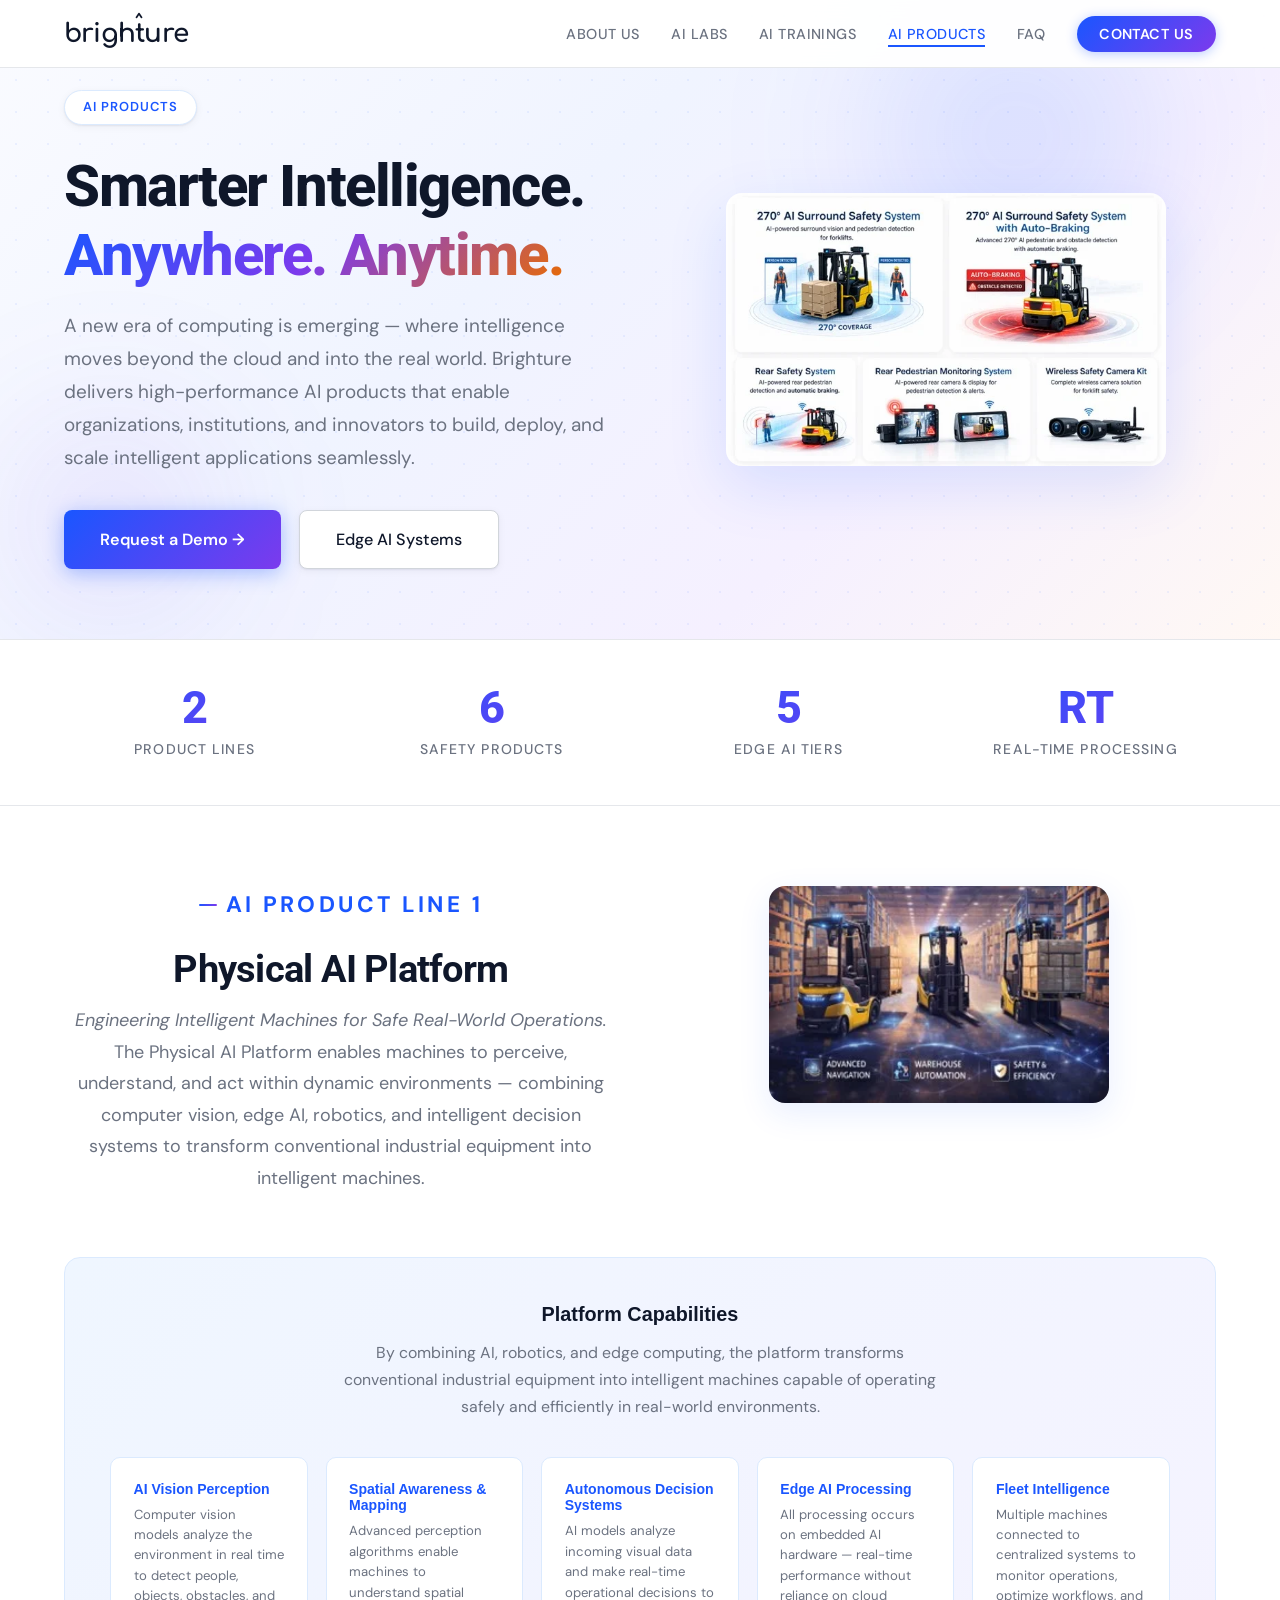
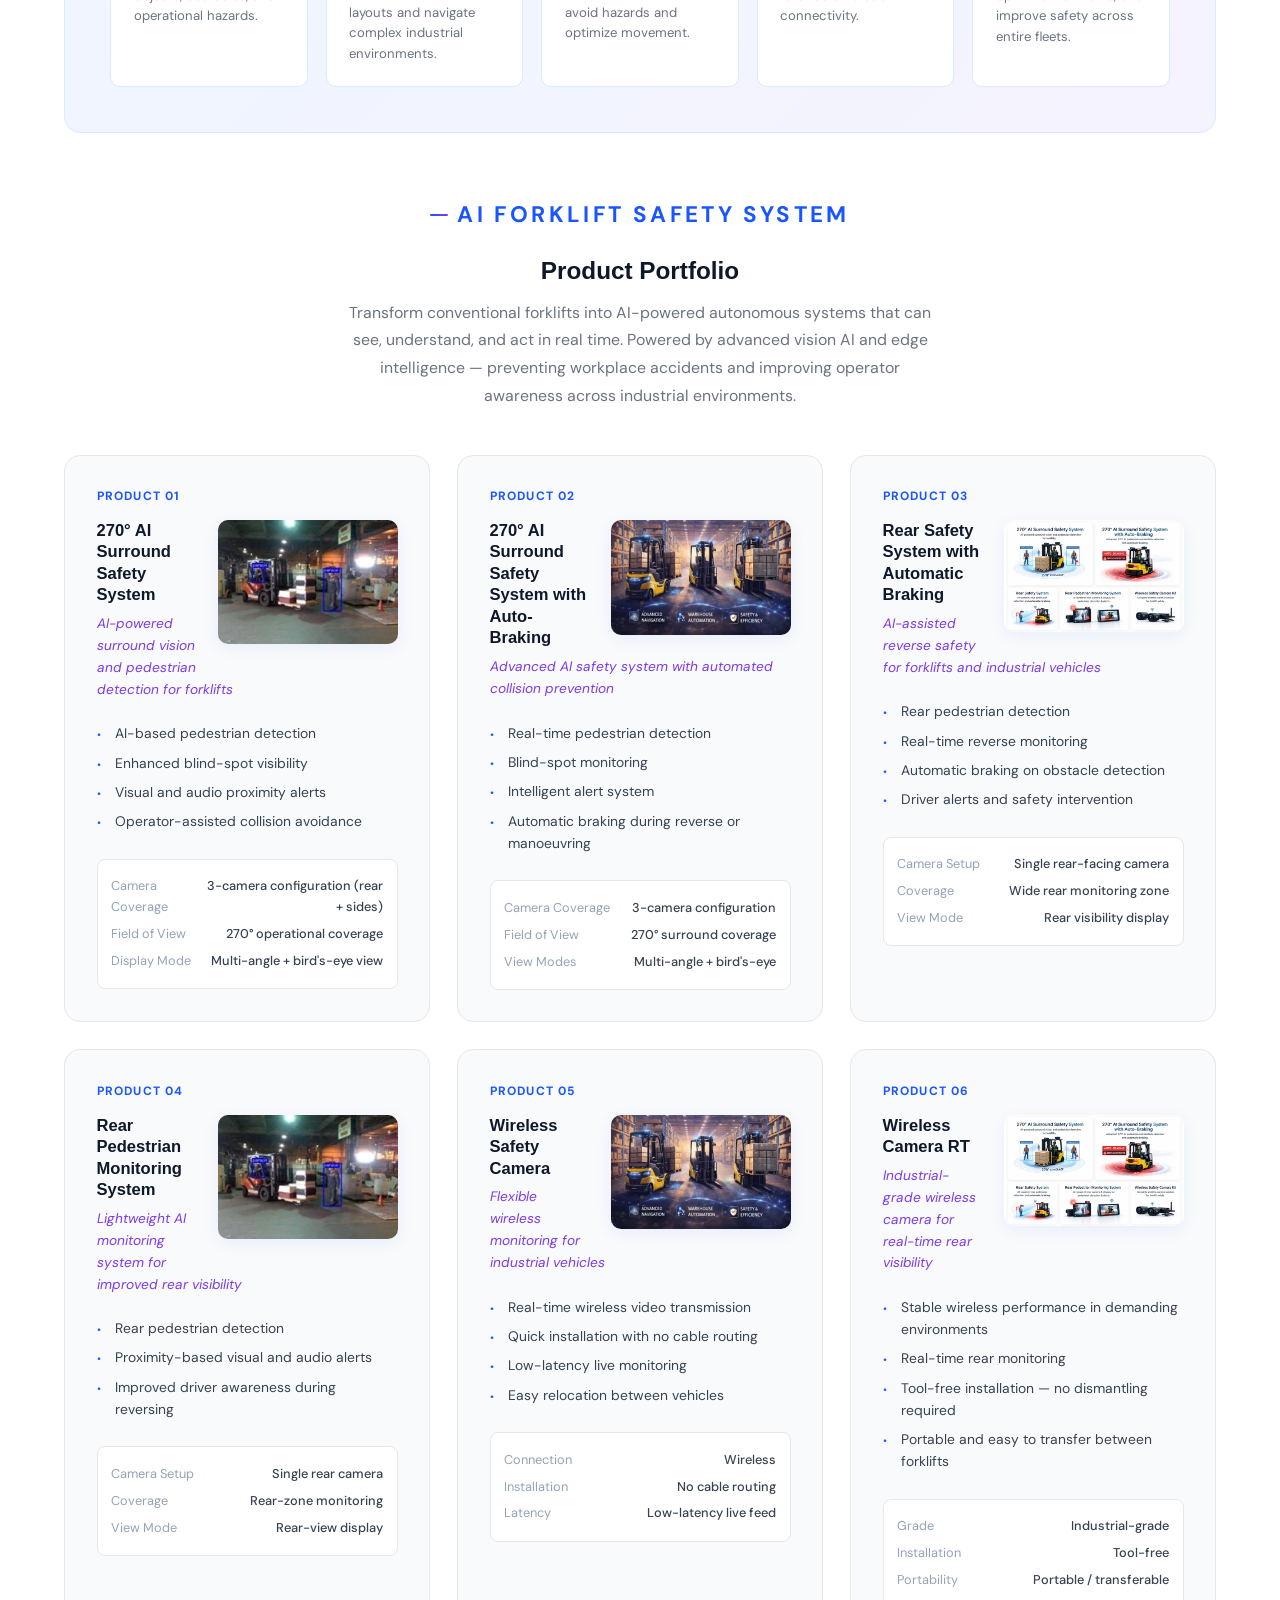
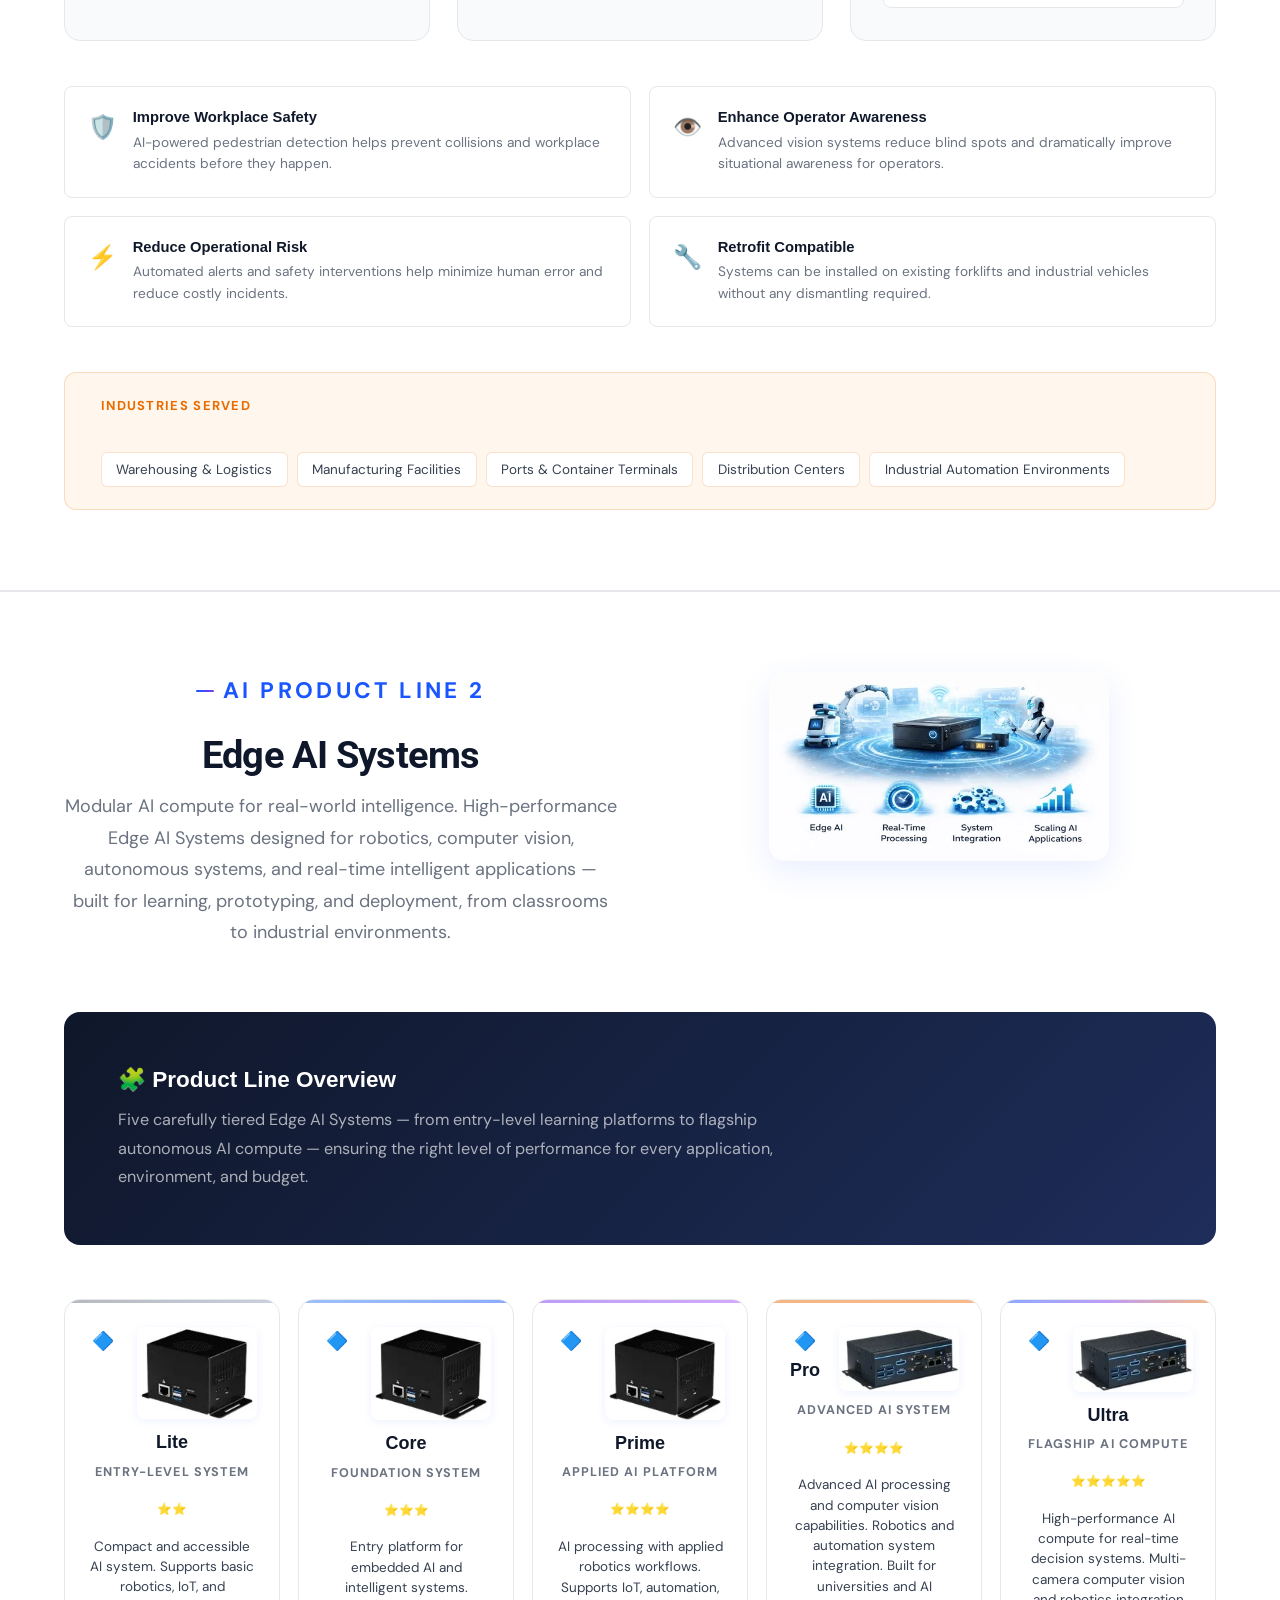
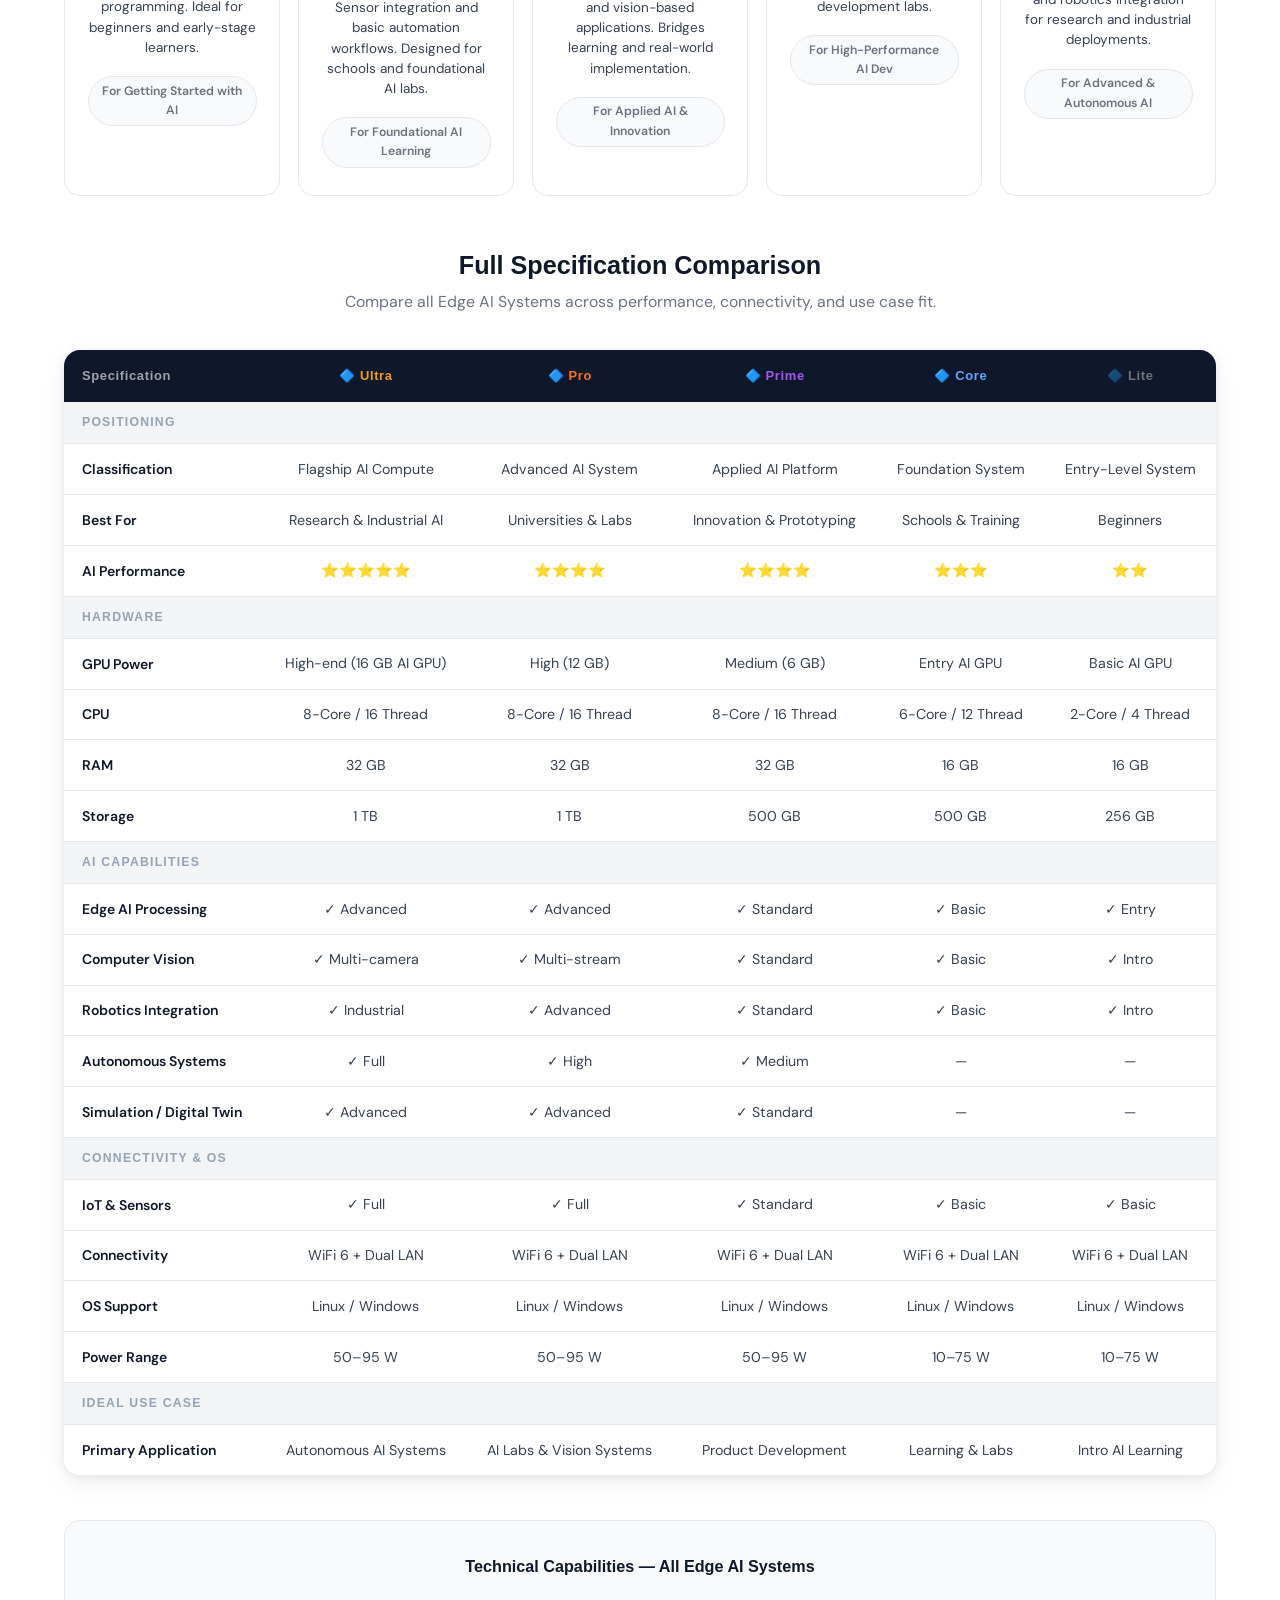
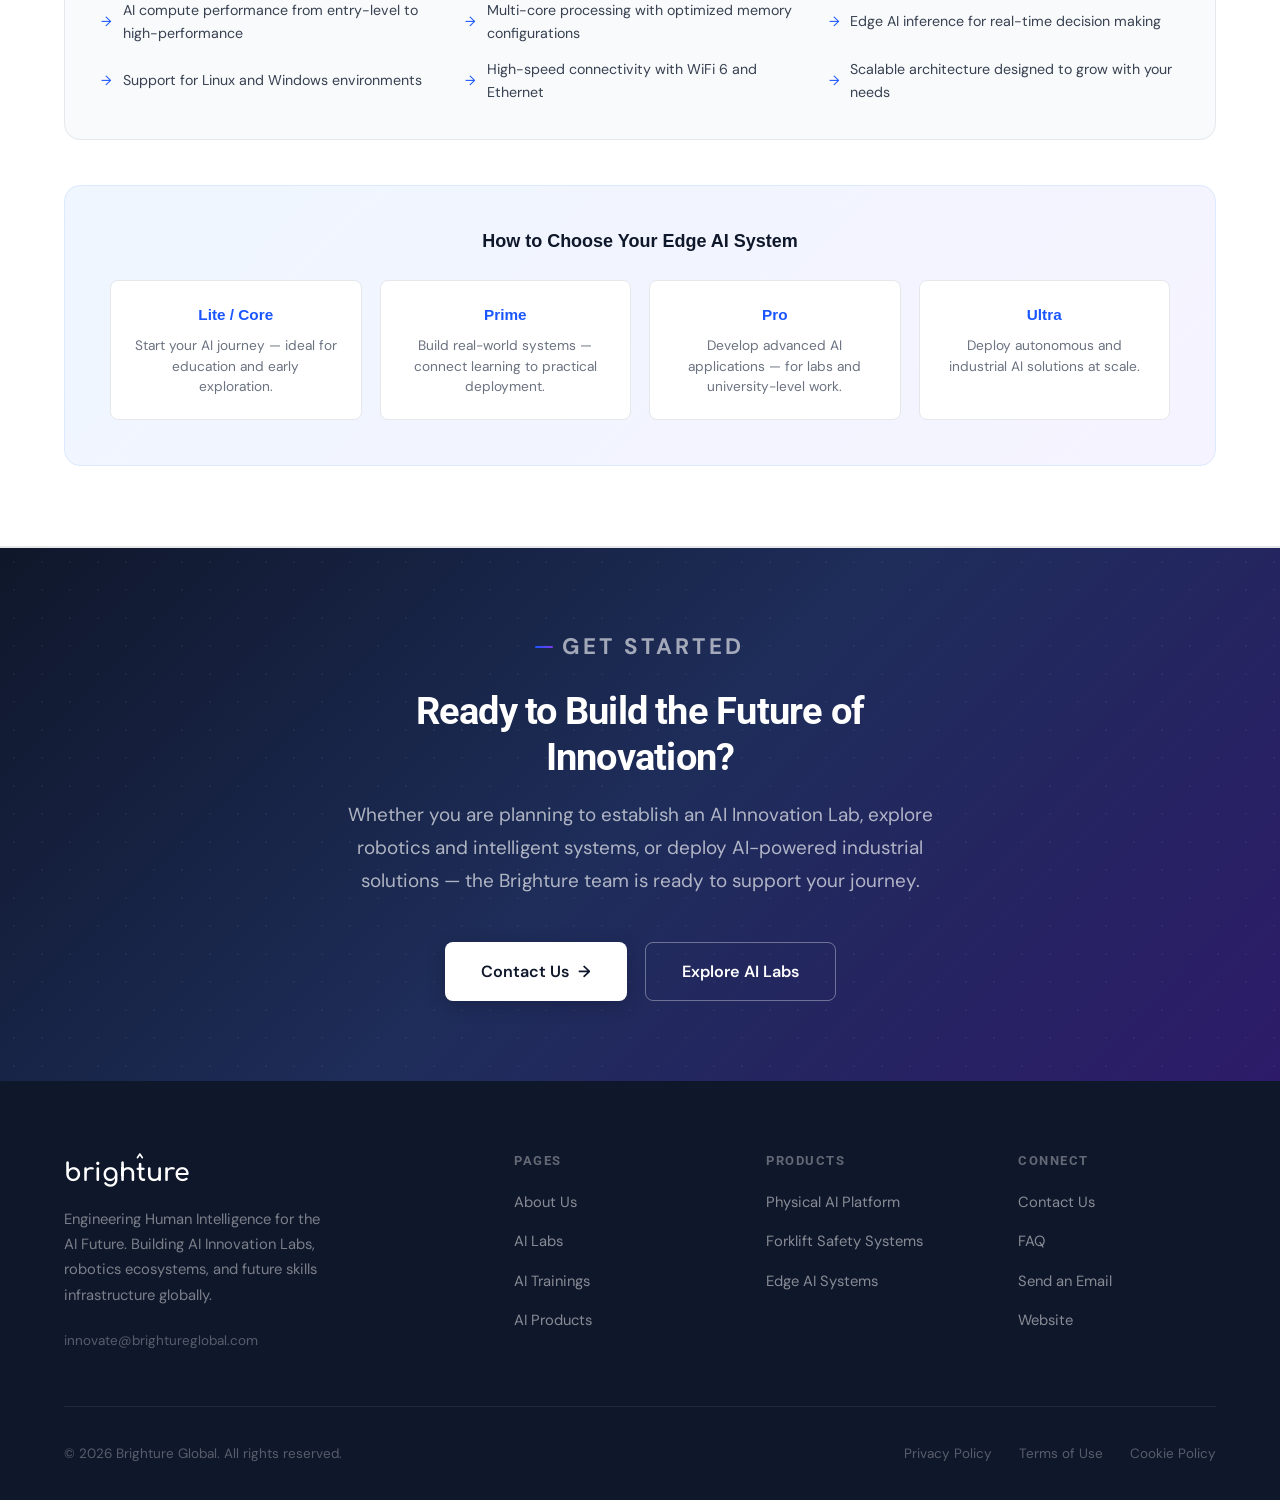
<file: ai-products.html>
<!DOCTYPE html>
<html lang="en">

<head>
  <meta charset="UTF-8">
  <meta name="viewport" content="width=device-width, initial-scale=1.0">
  <title>AI Products — Brighture Physical AI Platform &amp; Edge AI Systems</title>
  <meta name="description"
    content="Brighture AI Products: Physical AI Platform with AI Forklift Safety Systems and Edge AI Systems — modular AI compute for robotics, computer vision, and autonomous systems.">
  <meta name="keywords"
    content="AI Forklift Safety, Physical AI Platform, Edge AI Systems, Computer Vision, Autonomous Systems, Industrial AI, Brighture AI Products">
  <meta property="og:type" content="website">
  <meta property="og:title" content="AI Products — Brighture Physical AI Platform &amp; Edge AI Systems">
  <meta property="og:description"
    content="Engineering intelligent machines for safe real-world operations. Forklift AI safety systems and modular edge AI compute platforms.">
  <meta name="robots" content="index, follow">
  <meta name="theme-color" content="#1a56ff">
  <link rel="icon" type="image/svg+xml" href="images/favIcon.svg">
  <link rel="canonical" href="https://www.brightureglobal.com/ai-products.html">
  <link rel="preconnect" href="https://fonts.googleapis.com">
  <link rel="preconnect" href="https://fonts.gstatic.com" crossorigin>
  <link
    href="https://fonts.googleapis.com/css2?family=Comfortaa:wght@700&family=Roboto:wght@400;500;700&family=DM+Sans:ital,wght@0,300;0,400;0,500;1,300&display=swap"
    rel="stylesheet">
  <link rel="stylesheet" href="shared.css">
  <style>
    /* ── PLATFORM INTRO ── */
    .platform-block {
      padding: 80px 5%;
      border-bottom: 2px solid var(--border);
    }

    .platform-block:first-of-type {
      background: white;
    }

    .platform-block:last-of-type {
      background: var(--bg-alt);
      border-bottom: none;
    }

    .platform-block-header {
      text-align: center;
      max-width: 760px;
      margin: 0 auto 3.5rem;
    }

    .platform-block-header .section-label {
      justify-content: center;
    }

    .platform-block-header h2 {
      margin-bottom: 0.75rem;
    }

    .platform-block-header p {
      font-size: 1rem;
      color: var(--muted);
      line-height: 1.75;
    }

    .platform-caps-wrap {
      background: linear-gradient(135deg, var(--blue-xlight), var(--purple-xlight));
      border: 1px solid var(--blue-light);
      border-radius: var(--radius);
      padding: 2.5rem;
      margin-bottom: 3.5rem;
    }

    .platform-caps-wrap h3 {
      font-family: 'Syne', sans-serif;
      font-size: 1.1rem;
      font-weight: 700;
      color: var(--ink);
      margin-bottom: 0.75rem;
      text-align: center;
    }

    .platform-caps-wrap>p {
      font-size: 0.88rem;
      color: var(--muted);
      line-height: 1.7;
      margin-bottom: 2rem;
      text-align: center;
      max-width: 600px;
      margin-left: auto;
      margin-right: auto;
    }

    .platform-caps-grid {
      display: grid;
      grid-template-columns: repeat(5, 1fr);
      gap: 1rem;
    }

    .cap-item {
      background: white;
      border: 1px solid var(--blue-light);
      border-radius: 10px;
      padding: 1.25rem;
    }

    .cap-item h4 {
      font-family: 'Syne', sans-serif;
      font-size: 0.78rem;
      font-weight: 700;
      color: var(--blue);
      margin-bottom: 0.4rem;
    }

    .cap-item p {
      font-size: 0.73rem;
      color: var(--muted);
      line-height: 1.55;
      margin: 0;
    }

    /* ── FORKLIFT PRODUCTS ── */
    .forklift-intro {
      margin-bottom: 2.5rem;
      text-align: center;
    }

    .forklift-intro h3 {
      font-family: 'Syne', sans-serif;
      font-size: 1.35rem;
      font-weight: 700;
      color: var(--ink);
      margin-bottom: 0.75rem;
    }

    .forklift-intro p {
      font-size: 0.88rem;
      color: var(--muted);
      max-width: 600px;
      line-height: 1.75;
      margin: 0 auto;
    }

    .products-grid-3 {
      display: grid;
      grid-template-columns: repeat(3, 1fr);
      gap: 1.5rem;
      margin-bottom: 2.5rem;
    }

    .product-card {
      background: var(--bg-alt);
      border: 1px solid var(--border);
      border-radius: var(--radius);
      padding: 1.75rem;
      transition: all 0.3s;
      position: relative;
      overflow: hidden;
    }

    .product-card::before {
      content: '';
      position: absolute;
      top: 0;
      left: 0;
      right: 0;
      height: 3px;
      background: linear-gradient(90deg, var(--blue), var(--purple));
      opacity: 0;
      transition: opacity 0.3s;
      border-radius: 3px 3px 0 0;
    }

    .product-card:hover {
      transform: translateY(-3px);
      box-shadow: var(--shadow-lg);
      border-color: var(--border-mid);
      background: white;
    }

    .product-card:hover::before {
      opacity: 1;
    }

    .product-num {
      font-size: 0.67rem;
      font-weight: 700;
      letter-spacing: 0.1em;
      text-transform: uppercase;
      color: var(--blue);
      margin-bottom: 0.75rem;
    }

    .product-card h3 {
      font-family: 'Syne', sans-serif;
      font-size: 0.92rem;
      font-weight: 700;
      color: var(--ink);
      margin-bottom: 0.4rem;
      line-height: 1.3;
    }

    .product-tagline {
      font-size: 0.76rem;
      color: var(--purple);
      font-style: italic;
      margin-bottom: 1rem;
    }

    .product-caps {
      margin-bottom: 1.25rem;
    }

    .product-caps li {
      font-size: 0.77rem;
      color: var(--body);
      padding: 0.2rem 0 0.2rem 1rem;
      position: relative;
    }

    .product-caps li::before {
      content: '·';
      position: absolute;
      left: 0;
      color: var(--blue);
      font-weight: 700;
      font-size: 0.9rem;
    }

    .product-specs {
      background: white;
      border-radius: var(--radius-sm);
      padding: 0.75rem;
      border: 1px solid var(--border);
    }

    .spec-row {
      display: flex;
      justify-content: space-between;
      font-size: 0.71rem;
      padding: 0.18rem 0;
    }

    .spec-key {
      color: var(--light);
    }

    .spec-val {
      color: var(--body);
      font-weight: 500;
      text-align: right;
    }

    .benefits-grid {
      display: grid;
      grid-template-columns: repeat(2, 1fr);
      gap: 1rem;
      margin: 2.5rem 0;
    }

    .benefit-item {
      background: white;
      border: 1px solid var(--border);
      border-radius: var(--radius-sm);
      padding: 1.25rem;
      display: flex;
      align-items: flex-start;
      gap: 0.9rem;
      transition: all 0.2s;
    }

    .benefit-item:hover {
      border-color: var(--blue-light);
      box-shadow: var(--shadow-sm);
    }

    .benefit-icon {
      font-size: 1.3rem;
      flex-shrink: 0;
    }

    .benefit-content h4 {
      font-family: 'Syne', sans-serif;
      font-size: 0.82rem;
      font-weight: 700;
      color: var(--ink);
      margin-bottom: 0.25rem;
    }

    .benefit-content p {
      font-size: 0.76rem;
      color: var(--muted);
      line-height: 1.55;
      margin: 0;
    }

    .industries-row {
      background: var(--orange-xlight);
      border: 1px solid rgba(234, 108, 0, 0.2);
      border-radius: 12px;
      padding: 1.25rem 2rem;
      display: flex;
      align-items: center;
      gap: 2rem;
      flex-wrap: wrap;
    }

    .industries-label {
      font-size: 0.72rem;
      font-weight: 700;
      letter-spacing: 0.1em;
      text-transform: uppercase;
      color: var(--orange);
      white-space: nowrap;
    }

    .industry-tags {
      display: flex;
      gap: 0.5rem;
      flex-wrap: wrap;
    }

    .ind-tag {
      font-size: 0.75rem;
      background: white;
      border: 1px solid rgba(234, 108, 0, 0.2);
      border-radius: 6px;
      padding: 0.3rem 0.8rem;
      color: var(--body);
    }

    /* ── EDGE AI SYSTEMS ── */
    .edge-intro {
      background: linear-gradient(135deg, var(--ink) 0%, #1e2d5a 100%);
      border-radius: var(--radius);
      padding: 3rem;
      margin-bottom: 3rem;
      color: white;
    }

    .edge-intro h3 {
      font-family: 'Syne', sans-serif;
      font-size: 1.25rem;
      font-weight: 700;
      color: white;
      margin-bottom: 0.75rem;
    }

    .edge-intro p {
      font-size: 0.9rem;
      color: rgba(255, 255, 255, 0.65);
      line-height: 1.75;
      max-width: 680px;
    }

    .edge-tiers {
      display: grid;
      grid-template-columns: repeat(5, 1fr);
      gap: 1rem;
      margin-bottom: 3rem;
    }

    .tier-card {
      background: white;
      border: 1px solid var(--border);
      border-radius: var(--radius);
      padding: 1.5rem 1.25rem;
      transition: all 0.3s;
      text-align: center;
      position: relative;
      overflow: hidden;
    }

    .tier-card::before {
      content: '';
      position: absolute;
      top: 0;
      left: 0;
      right: 0;
      height: 3px;
      border-radius: 3px 3px 0 0;
      transition: opacity 0.3s;
      opacity: 0.5;
    }

    .tier-card:hover {
      transform: translateY(-5px);
      box-shadow: var(--shadow-lg);
      border-color: var(--border-mid);
    }

    .tier-card:hover::before {
      opacity: 1;
    }

    .tier-lite::before {
      background: linear-gradient(90deg, var(--muted), var(--light));
    }

    .tier-core::before {
      background: linear-gradient(90deg, var(--blue-mid), var(--blue));
    }

    .tier-prime::before {
      background: linear-gradient(90deg, var(--purple), var(--purple-mid));
    }

    .tier-pro::before {
      background: linear-gradient(90deg, var(--orange), var(--orange-mid));
    }

    .tier-ultra::before {
      background: linear-gradient(90deg, var(--blue), var(--purple), var(--orange));
    }

    .tier-name {
      font-family: 'Syne', sans-serif;
      font-size: 1rem;
      font-weight: 800;
      color: var(--ink);
      margin-bottom: 0.25rem;
    }

    .tier-positioning {
      font-size: 0.7rem;
      font-weight: 700;
      text-transform: uppercase;
      letter-spacing: 0.08em;
      color: var(--muted);
      margin-bottom: 1rem;
    }

    .tier-stars {
      font-size: 0.65rem;
      color: var(--amber);
      margin-bottom: 1rem;
    }

    .tier-best {
      font-size: 0.75rem;
      color: var(--body);
      line-height: 1.5;
      margin-bottom: 1rem;
    }

    .tier-badge {
      display: inline-block;
      background: var(--bg-alt);
      border: 1px solid var(--border);
      border-radius: 100px;
      padding: 0.25rem 0.7rem;
      font-size: 0.68rem;
      font-weight: 600;
      color: var(--muted);
    }

    .edge-table-title {
      text-align: center;
      margin-bottom: 2rem;
    }

    .edge-table-title h3 {
      font-family: 'Syne', sans-serif;
      font-size: 1.4rem;
      font-weight: 700;
      color: var(--ink);
      margin-bottom: 0.5rem;
    }

    .edge-table-title p {
      font-size: 0.88rem;
      color: var(--muted);
    }

    .edge-table-wrap {
      overflow-x: auto;
      border-radius: var(--radius);
      box-shadow: var(--shadow);
      margin-bottom: 2.5rem;
    }

    .edge-table {
      width: 100%;
      border-collapse: collapse;
      background: white;
      min-width: 750px;
    }

    .edge-table thead tr {
      background: var(--ink);
    }

    .edge-table thead th {
      padding: 0.875rem 1rem;
      font-family: 'Syne', sans-serif;
      font-size: 0.72rem;
      font-weight: 700;
      letter-spacing: 0.05em;
      color: rgba(255, 255, 255, 0.5);
      border: none;
      text-align: center;
    }

    .edge-table thead th:first-child {
      text-align: left;
      color: rgba(255, 255, 255, 0.6);
      min-width: 160px;
    }

    .th-ultra {
      color: #f59e0b !important;
    }

    .th-pro {
      color: #f97316 !important;
    }

    .th-prime {
      color: var(--purple-mid) !important;
    }

    .th-core {
      color: #60a5fa !important;
    }

    .th-lite {
      color: rgba(255, 255, 255, 0.4) !important;
    }

    .edge-table tbody tr {
      border-bottom: 1px solid var(--border);
      transition: background 0.15s;
    }

    .edge-table tbody tr:last-child {
      border-bottom: none;
    }

    .edge-table tbody tr:hover {
      background: #f8faff;
    }

    .edge-table tbody td {
      padding: 0.75rem 1rem;
      font-size: 0.79rem;
      color: var(--body);
      text-align: center;
      vertical-align: middle;
    }

    .edge-table tbody td:first-child {
      text-align: left;
      font-weight: 600;
      color: var(--ink);
      font-size: 0.78rem;
    }

    .section-row-edge td {
      background: var(--bg-alt2) !important;
      font-family: 'Syne', sans-serif !important;
      font-size: 0.68rem !important;
      font-weight: 700 !important;
      letter-spacing: 0.1em !important;
      text-transform: uppercase !important;
      color: var(--light) !important;
      padding: 0.6rem 1rem !important;
      text-align: left !important;
    }

    .perf-dot {
      display: inline-block;
      width: 8px;
      height: 8px;
      border-radius: 50%;
      background: var(--amber);
      margin: 0 1px;
    }

    .tech-caps-strip {
      background: var(--bg-alt);
      border: 1px solid var(--border);
      border-radius: var(--radius);
      padding: 2rem;
    }

    .tech-caps-strip h4 {
      font-family: 'Syne', sans-serif;
      font-size: 0.9rem;
      font-weight: 700;
      color: var(--ink);
      margin-bottom: 1.25rem;
      text-align: center;
    }

    .tech-caps-grid {
      display: grid;
      grid-template-columns: repeat(3, 1fr);
      gap: 0.75rem;
    }

    .tech-cap-item {
      display: flex;
      align-items: center;
      gap: 0.6rem;
      font-size: 0.79rem;
      color: var(--body);
    }

    .tech-cap-item::before {
      content: '→';
      color: var(--blue);
      font-size: 0.75rem;
      flex-shrink: 0;
    }

    .how-to-choose {
      background: linear-gradient(135deg, var(--blue-xlight), var(--purple-xlight));
      border: 1px solid var(--blue-light);
      border-radius: var(--radius);
      padding: 2.5rem;
      margin-top: 2.5rem;
    }

    .how-to-choose h4 {
      font-family: 'Syne', sans-serif;
      font-size: 1rem;
      font-weight: 700;
      color: var(--ink);
      margin-bottom: 1.5rem;
      text-align: center;
    }

    .choose-grid {
      display: grid;
      grid-template-columns: repeat(4, 1fr);
      gap: 1rem;
    }

    .choose-item {
      background: white;
      border-radius: var(--radius-sm);
      padding: 1.25rem;
      text-align: center;
      border: 1px solid var(--border);
    }

    .choose-tier {
      font-family: 'Syne', sans-serif;
      font-size: 0.85rem;
      font-weight: 800;
      color: var(--blue);
      margin-bottom: 0.4rem;
    }

    .choose-desc {
      font-size: 0.76rem;
      color: var(--muted);
      line-height: 1.5;
    }

    @media (max-width: 1100px) {
      .platform-caps-grid {
        grid-template-columns: repeat(3, 1fr);
      }

      .edge-tiers {
        grid-template-columns: repeat(3, 1fr);
      }
    }

    @media (max-width: 960px) {
      .products-grid-3 {
        grid-template-columns: repeat(2, 1fr);
      }

      .benefits-grid {
        grid-template-columns: 1fr;
      }

      .tech-caps-grid {
        grid-template-columns: repeat(2, 1fr);
      }

      .choose-grid {
        grid-template-columns: repeat(2, 1fr);
      }
    }

    @media (max-width: 640px) {
      .platform-caps-grid {
        grid-template-columns: 1fr;
      }

      .products-grid-3 {
        grid-template-columns: 1fr;
      }

      .edge-tiers {
        grid-template-columns: 1fr;
      }

      .tech-caps-grid {
        grid-template-columns: 1fr;
      }

      .choose-grid {
        grid-template-columns: 1fr;
      }

      .industries-row {
        flex-direction: column;
        align-items: flex-start;
      }
    }
  </style>
</head>

<body>

  <a href="#main-content" class="sr-only"
    style="position:absolute;left:-9999px;top:auto;width:1px;height:1px;overflow:hidden;">Skip to main content</a>

  <!-- NAV -->
  <nav id="navbar" role="navigation" aria-label="Main navigation">
    <a href="index.html" class="nav-logo">brigh<span class="logo-t">t</span>ure</a>
    <ul class="nav-links">
      <li><a href="index.html">About Us</a></li>
      <li><a href="ai-labs.html">AI Labs</a></li>
      <li><a href="ai-trainings.html">AI Trainings</a></li>
      <li><a href="ai-products.html" class="active" aria-current="page">AI Products</a></li>
      <li><a href="faq.html">FAQ</a></li>
      <li><a href="contact.html" class="nav-cta">Contact Us</a></li>
    </ul>
    <button class="hamburger" id="hamburger" onclick="toggleMobileNav()" aria-label="Toggle mobile menu"
      aria-expanded="false">
      <span></span><span></span><span></span>
    </button>
  </nav>
  <nav class="mobile-nav" id="mobileNav" aria-label="Mobile navigation">
    <a href="index.html">About Us</a>
    <a href="ai-labs.html">AI Labs</a>
    <a href="ai-trainings.html">AI Trainings</a>
    <a href="ai-products.html" class="active">AI Products</a>
    <a href="faq.html">FAQ</a>
    <a href="contact.html">Contact Us</a>
  </nav>

  <main id="main-content">

    <!-- PAGE HERO -->
    <div class="page-hero hero-split" aria-label="AI Products hero">
      <div class="page-hero-blob phb-1" aria-hidden="true"></div>
      <div class="page-hero-blob phb-2" aria-hidden="true"></div>
      <div class="page-hero-content">
        <div class="page-hero-badge">AI Products</div>
        <h1>Smarter Intelligence.<br><span class="gradient-text">Anywhere. Anytime.</span></h1>
        <p>A new era of computing is emerging — where intelligence moves beyond the cloud and into the real world.
          Brighture delivers high-performance AI products that enable organizations, institutions, and innovators to
          build, deploy, and scale intelligent applications seamlessly.</p>
        <div style="display:flex;gap:1rem;flex-wrap:wrap;margin-top:2rem;">
          <a href="contact.html" class="btn-primary">Request a Demo →</a>
          <a href="#edge-ai" class="btn-secondary">Edge AI Systems</a>
        </div>
      </div>
      <div class="page-hero-image">
        <img src="images/AI Forklift Safety System3.webp" alt="Edge AI Systems" class="img-hero">
      </div>
    </div>

    <!-- STATS -->
    <div class="stats-strip">
      <div class="stat-item reveal">
        <div class="stat-num">2</div>
        <div class="stat-label">Product Lines</div>
      </div>
      <div class="stat-item reveal reveal-delay-1">
        <div class="stat-num">6</div>
        <div class="stat-label">Safety Products</div>
      </div>
      <div class="stat-item reveal reveal-delay-2">
        <div class="stat-num">5</div>
        <div class="stat-label">Edge AI Tiers</div>
      </div>
      <div class="stat-item reveal reveal-delay-3">
        <div class="stat-num">RT</div>
        <div class="stat-label">Real-Time Processing</div>
      </div>
    </div>

    <!-- PHYSICAL AI PLATFORM -->
    <div class="platform-block" id="physical-ai">
      <div style="display: flex; align-items: flex-start; gap: 2.5rem;">
        <div class="platform-block-header reveal" style="flex:1; min-width:320px;">
          <div class="section-label">AI Product Line 1</div>
          <h2>Physical AI Platform</h2>
          <p><em>Engineering Intelligent Machines for Safe Real-World Operations.</em> The Physical AI Platform enables
            machines to perceive, understand, and act within dynamic environments — combining computer vision, edge AI,
            robotics, and intelligent decision systems to transform conventional industrial equipment into intelligent
            machines.</p>
        </div>
        <div class="img-col">
          <img src="images/AI Forklift Safety System2.webp" alt="AI Forklift Safety System"
            class="img-section">
        </div>
      </div>

      <div class="platform-caps-wrap reveal">
        <h3>Platform Capabilities</h3>
        <p>By combining AI, robotics, and edge computing, the platform transforms conventional industrial equipment into
          intelligent machines capable of operating safely and efficiently in real-world environments.</p>
        <div class="platform-caps-grid">
          <div class="cap-item">
            <h4>AI Vision Perception</h4>
            <p>Computer vision models analyze the environment in real time to detect people, objects, obstacles, and
              operational hazards.</p>
          </div>
          <div class="cap-item">
            <h4>Spatial Awareness &amp; Mapping</h4>
            <p>Advanced perception algorithms enable machines to understand spatial layouts and navigate complex
              industrial environments.</p>
          </div>
          <div class="cap-item">
            <h4>Autonomous Decision Systems</h4>
            <p>AI models analyze incoming visual data and make real-time operational decisions to avoid hazards and
              optimize movement.</p>
          </div>
          <div class="cap-item">
            <h4>Edge AI Processing</h4>
            <p>All processing occurs on embedded AI hardware — real-time performance without reliance on cloud
              connectivity.</p>
          </div>
          <div class="cap-item">
            <h4>Fleet Intelligence</h4>
            <p>Multiple machines connected to centralized systems to monitor operations, optimize workflows, and improve
              safety across entire fleets.</p>
          </div>
        </div>
      </div>

      <!-- FORKLIFT -->
      <div class="forklift-intro reveal">
        <div class="section-label" style="justify-content:center;">AI Forklift Safety System</div>
        <h3>Product Portfolio</h3>
        <p>Transform conventional forklifts into AI-powered autonomous systems that can see, understand, and act in real
          time. Powered by advanced vision AI and edge intelligence — preventing workplace accidents and improving
          operator awareness across industrial environments.</p>
      </div>

      <div class="products-grid-3">
        <div class="product-card reveal">
          <div class="product-num">Product 01</div>
          <img src="images/AI Forklift Safety System1.webp" alt="270° AI Surround Safety System"
            style="width:100%;max-width:180px;float:right;margin-left:1.2rem;margin-bottom:1rem;border-radius:10px;box-shadow:0 4px 16px rgba(26,86,255,0.08);">
          <h3>270° AI Surround Safety System</h3>
          <div class="product-tagline">AI-powered surround vision and pedestrian detection for forklifts</div>
          <ul class="product-caps">
            <li>AI-based pedestrian detection</li>
            <li>Enhanced blind-spot visibility</li>
            <li>Visual and audio proximity alerts</li>
            <li>Operator-assisted collision avoidance</li>
          </ul>
          <div class="product-specs">
            <div class="spec-row"><span class="spec-key">Camera Coverage</span><span class="spec-val">3-camera
                configuration (rear + sides)</span></div>
            <div class="spec-row"><span class="spec-key">Field of View</span><span class="spec-val">270° operational
                coverage</span></div>
            <div class="spec-row"><span class="spec-key">Display Mode</span><span class="spec-val">Multi-angle +
                bird's-eye view</span></div>
          </div>
        </div>
        <div class="product-card reveal reveal-delay-1">
          <div class="product-num">Product 02</div>
          <img src="images/AI Forklift Safety System2.webp" alt="270° AI Surround Safety System with Auto-Braking"
            style="width:100%;max-width:180px;float:right;margin-left:1.2rem;margin-bottom:1rem;border-radius:10px;box-shadow:0 4px 16px rgba(26,86,255,0.08);">
          <h3>270° AI Surround Safety System with Auto-Braking</h3>
          <div class="product-tagline">Advanced AI safety system with automated collision prevention</div>
          <ul class="product-caps">
            <li>Real-time pedestrian detection</li>
            <li>Blind-spot monitoring</li>
            <li>Intelligent alert system</li>
            <li>Automatic braking during reverse or manoeuvring</li>
          </ul>
          <div class="product-specs">
            <div class="spec-row"><span class="spec-key">Camera Coverage</span><span class="spec-val">3-camera
                configuration</span></div>
            <div class="spec-row"><span class="spec-key">Field of View</span><span class="spec-val">270° surround
                coverage</span></div>
            <div class="spec-row"><span class="spec-key">View Modes</span><span class="spec-val">Multi-angle +
                bird's-eye</span></div>
          </div>
        </div>
        <div class="product-card reveal reveal-delay-2">
          <div class="product-num">Product 03</div>
          <img src="images/AI Forklift Safety System3.webp" alt="Rear Safety System with Automatic Braking"
            style="width:100%;max-width:180px;float:right;margin-left:1.2rem;margin-bottom:1rem;border-radius:10px;box-shadow:0 4px 16px rgba(26,86,255,0.08);">
          <h3>Rear Safety System with Automatic Braking</h3>
          <div class="product-tagline">AI-assisted reverse safety for forklifts and industrial vehicles</div>
          <ul class="product-caps">
            <li>Rear pedestrian detection</li>
            <li>Real-time reverse monitoring</li>
            <li>Automatic braking on obstacle detection</li>
            <li>Driver alerts and safety intervention</li>
          </ul>
          <div class="product-specs">
            <div class="spec-row"><span class="spec-key">Camera Setup</span><span class="spec-val">Single rear-facing
                camera</span></div>
            <div class="spec-row"><span class="spec-key">Coverage</span><span class="spec-val">Wide rear monitoring
                zone</span></div>
            <div class="spec-row"><span class="spec-key">View Mode</span><span class="spec-val">Rear visibility
                display</span></div>
          </div>
        </div>
        <div class="product-card reveal">
          <div class="product-num">Product 04</div>
          <img src="images/AI Forklift Safety System1.webp" alt="Rear Pedestrian Monitoring System"
            style="width:100%;max-width:180px;float:right;margin-left:1.2rem;margin-bottom:1rem;border-radius:10px;box-shadow:0 4px 16px rgba(26,86,255,0.08);">
          <h3>Rear Pedestrian Monitoring System</h3>
          <div class="product-tagline">Lightweight AI monitoring system for improved rear visibility</div>
          <ul class="product-caps">
            <li>Rear pedestrian detection</li>
            <li>Proximity-based visual and audio alerts</li>
            <li>Improved driver awareness during reversing</li>
          </ul>
          <div class="product-specs">
            <div class="spec-row"><span class="spec-key">Camera Setup</span><span class="spec-val">Single rear
                camera</span></div>
            <div class="spec-row"><span class="spec-key">Coverage</span><span class="spec-val">Rear-zone
                monitoring</span></div>
            <div class="spec-row"><span class="spec-key">View Mode</span><span class="spec-val">Rear-view display</span>
            </div>
          </div>
        </div>
        <div class="product-card reveal reveal-delay-1">
          <div class="product-num">Product 05</div>
          <img src="images/AI Forklift Safety System2.webp" alt="Wireless Safety Camera"
            style="width:100%;max-width:180px;float:right;margin-left:1.2rem;margin-bottom:1rem;border-radius:10px;box-shadow:0 4px 16px rgba(26,86,255,0.08);">
          <h3>Wireless Safety Camera</h3>
          <div class="product-tagline">Flexible wireless monitoring for industrial vehicles</div>
          <ul class="product-caps">
            <li>Real-time wireless video transmission</li>
            <li>Quick installation with no cable routing</li>
            <li>Low-latency live monitoring</li>
            <li>Easy relocation between vehicles</li>
          </ul>
          <div class="product-specs">
            <div class="spec-row"><span class="spec-key">Connection</span><span class="spec-val">Wireless</span></div>
            <div class="spec-row"><span class="spec-key">Installation</span><span class="spec-val">No cable
                routing</span></div>
            <div class="spec-row"><span class="spec-key">Latency</span><span class="spec-val">Low-latency live
                feed</span></div>
          </div>
        </div>
        <div class="product-card reveal reveal-delay-2">
          <div class="product-num">Product 06</div>
          <img src="images/AI Forklift Safety System3.webp" alt="Wireless Camera RT"
            style="width:100%;max-width:180px;float:right;margin-left:1.2rem;margin-bottom:1rem;border-radius:10px;box-shadow:0 4px 16px rgba(26,86,255,0.08);">
          <h3>Wireless Camera RT</h3>
          <div class="product-tagline">Industrial-grade wireless camera for real-time rear visibility</div>
          <ul class="product-caps">
            <li>Stable wireless performance in demanding environments</li>
            <li>Real-time rear monitoring</li>
            <li>Tool-free installation — no dismantling required</li>
            <li>Portable and easy to transfer between forklifts</li>
          </ul>
          <div class="product-specs">
            <div class="spec-row"><span class="spec-key">Grade</span><span class="spec-val">Industrial-grade</span>
            </div>
            <div class="spec-row"><span class="spec-key">Installation</span><span class="spec-val">Tool-free</span>
            </div>
            <div class="spec-row"><span class="spec-key">Portability</span><span class="spec-val">Portable /
                transferable</span></div>
          </div>
        </div>
      </div>

      <!-- BENEFITS -->
      <div class="benefits-grid">
        <div class="benefit-item reveal">
          <div class="benefit-icon">🛡️</div>
          <div class="benefit-content">
            <h4>Improve Workplace Safety</h4>
            <p>AI-powered pedestrian detection helps prevent collisions and workplace accidents before they happen.</p>
          </div>
        </div>
        <div class="benefit-item reveal reveal-delay-1">
          <div class="benefit-icon">👁️</div>
          <div class="benefit-content">
            <h4>Enhance Operator Awareness</h4>
            <p>Advanced vision systems reduce blind spots and dramatically improve situational awareness for operators.
            </p>
          </div>
        </div>
        <div class="benefit-item reveal reveal-delay-2">
          <div class="benefit-icon">⚡</div>
          <div class="benefit-content">
            <h4>Reduce Operational Risk</h4>
            <p>Automated alerts and safety interventions help minimize human error and reduce costly incidents.</p>
          </div>
        </div>
        <div class="benefit-item reveal reveal-delay-3">
          <div class="benefit-icon">🔧</div>
          <div class="benefit-content">
            <h4>Retrofit Compatible</h4>
            <p>Systems can be installed on existing forklifts and industrial vehicles without any dismantling required.
            </p>
          </div>
        </div>
      </div>

      <div class="industries-row reveal">
        <div class="industries-label">Industries Served</div>
        <div class="industry-tags">
          <span class="ind-tag">Warehousing &amp; Logistics</span>
          <span class="ind-tag">Manufacturing Facilities</span>
          <span class="ind-tag">Ports &amp; Container Terminals</span>
          <span class="ind-tag">Distribution Centers</span>
          <span class="ind-tag">Industrial Automation Environments</span>
        </div>
      </div>
    </div>

    <!-- EDGE AI SYSTEMS -->
    <div class="platform-block" id="edge-ai">
      <div style="display: flex; align-items: flex-start; gap: 2.5rem;">
        <div class="platform-block-header reveal" style="flex:1; min-width:320px;">
          <div class="section-label">AI Product Line 2</div>
          <h2>Edge AI Systems</h2>
          <p>Modular AI compute for real-world intelligence. High-performance Edge AI Systems designed for robotics,
            computer vision, autonomous systems, and real-time intelligent applications — built for learning,
            prototyping, and deployment, from classrooms to industrial environments.</p>
        </div>
        <div class="img-col">
          <img src="images/Edge AI Systems.webp" alt="Edge AI Systems"
            class="img-section">
        </div>
      </div>

      <div class="edge-intro reveal">
        <h3>🧩 Product Line Overview</h3>
        <p>Five carefully tiered Edge AI Systems — from entry-level learning platforms to flagship autonomous AI compute
          — ensuring the right level of performance for every application, environment, and budget.</p>
      </div>

      <div class="edge-tiers">
        <div class="tier-card tier-lite reveal">
          <img src="images/Lite.webp" alt="Lite Edge AI System"
            style="width:100%;max-width:120px;float:right;margin-left:1rem;margin-bottom:0.5rem;border-radius:8px;box-shadow:0 2px 8px rgba(26,86,255,0.08);">
          <div class="tier-name">🔷 Lite</div>
          <div class="tier-positioning">Entry-Level System</div>
          <div class="tier-stars">⭐⭐</div>
          <div class="tier-best">Compact and accessible AI system. Supports basic robotics, IoT, and programming. Ideal
            for beginners and early-stage learners.</div>
          <div class="tier-badge">For Getting Started with AI</div>
        </div>
        <div class="tier-card tier-core reveal reveal-delay-1">
          <img src="images/Core.webp" alt="Core Edge AI System"
            style="width:100%;max-width:120px;float:right;margin-left:1rem;margin-bottom:0.5rem;border-radius:8px;box-shadow:0 2px 8px rgba(26,86,255,0.08);">
          <div class="tier-name">🔷 Core</div>
          <div class="tier-positioning">Foundation System</div>
          <div class="tier-stars">⭐⭐⭐</div>
          <div class="tier-best">Entry platform for embedded AI and intelligent systems. Sensor integration and basic
            automation workflows. Designed for schools and foundational AI labs.</div>
          <div class="tier-badge">For Foundational AI Learning</div>
        </div>
        <div class="tier-card tier-prime reveal reveal-delay-2">
          <img src="images/Prime.webp" alt="Prime Edge AI System"
            style="width:100%;max-width:120px;float:right;margin-left:1rem;margin-bottom:0.5rem;border-radius:8px;box-shadow:0 2px 8px rgba(26,86,255,0.08);">
          <div class="tier-name">🔷 Prime</div>
          <div class="tier-positioning">Applied AI Platform</div>
          <div class="tier-stars">⭐⭐⭐⭐</div>
          <div class="tier-best">AI processing with applied robotics workflows. Supports IoT, automation, and
            vision-based applications. Bridges learning and real-world implementation.</div>
          <div class="tier-badge">For Applied AI &amp; Innovation</div>
        </div>
        <div class="tier-card tier-pro reveal reveal-delay-3">
          <img src="images/Pro.webp" alt="Pro Edge AI System"
            style="width:100%;max-width:120px;float:right;margin-left:1rem;margin-bottom:0.5rem;border-radius:8px;box-shadow:0 2px 8px rgba(26,86,255,0.08);">
          <div class="tier-name">🔷 Pro</div>
          <div class="tier-positioning">Advanced AI System</div>
          <div class="tier-stars">⭐⭐⭐⭐</div>
          <div class="tier-best">Advanced AI processing and computer vision capabilities. Robotics and automation system
            integration. Built for universities and AI development labs.</div>
          <div class="tier-badge">For High-Performance AI Dev</div>
        </div>
        <div class="tier-card tier-ultra reveal reveal-delay-4">
          <img src="images/Ultra.webp" alt="Ultra Edge AI System"
            style="width:100%;max-width:120px;float:right;margin-left:1rem;margin-bottom:0.5rem;border-radius:8px;box-shadow:0 2px 8px rgba(26,86,255,0.08);">
          <div class="tier-name">🔷 Ultra</div>
          <div class="tier-positioning">Flagship AI Compute</div>
          <div class="tier-stars">⭐⭐⭐⭐⭐</div>
          <div class="tier-best">High-performance AI compute for real-time decision systems. Multi-camera computer
            vision and robotics integration for research and industrial deployments.</div>
          <div class="tier-badge">For Advanced &amp; Autonomous AI</div>
        </div>
      </div>

      <div class="edge-table-title reveal">
        <h3>Full Specification Comparison</h3>
        <p>Compare all Edge AI Systems across performance, connectivity, and use case fit.</p>
      </div>
      <div class="edge-table-wrap reveal">
        <table class="edge-table" aria-label="Edge AI Systems full specification comparison">
          <thead>
            <tr>
              <th scope="col">Specification</th>
              <th scope="col" class="th-ultra">🔷 Ultra</th>
              <th scope="col" class="th-pro">🔷 Pro</th>
              <th scope="col" class="th-prime">🔷 Prime</th>
              <th scope="col" class="th-core">🔷 Core</th>
              <th scope="col" class="th-lite">🔷 Lite</th>
            </tr>
          </thead>
          <tbody>
            <tr class="section-row-edge">
              <td colspan="6">Positioning</td>
            </tr>
            <tr>
              <td>Classification</td>
              <td>Flagship AI Compute</td>
              <td>Advanced AI System</td>
              <td>Applied AI Platform</td>
              <td>Foundation System</td>
              <td>Entry-Level System</td>
            </tr>
            <tr>
              <td>Best For</td>
              <td>Research &amp; Industrial AI</td>
              <td>Universities &amp; Labs</td>
              <td>Innovation &amp; Prototyping</td>
              <td>Schools &amp; Training</td>
              <td>Beginners</td>
            </tr>
            <tr>
              <td>AI Performance</td>
              <td>⭐⭐⭐⭐⭐</td>
              <td>⭐⭐⭐⭐</td>
              <td>⭐⭐⭐⭐</td>
              <td>⭐⭐⭐</td>
              <td>⭐⭐</td>
            </tr>
            <tr class="section-row-edge">
              <td colspan="6">Hardware</td>
            </tr>
            <tr>
              <td>GPU Power</td>
              <td>High-end (16 GB AI GPU)</td>
              <td>High (12 GB)</td>
              <td>Medium (6 GB)</td>
              <td>Entry AI GPU</td>
              <td>Basic AI GPU</td>
            </tr>
            <tr>
              <td>CPU</td>
              <td>8-Core / 16 Thread</td>
              <td>8-Core / 16 Thread</td>
              <td>8-Core / 16 Thread</td>
              <td>6-Core / 12 Thread</td>
              <td>2-Core / 4 Thread</td>
            </tr>
            <tr>
              <td>RAM</td>
              <td>32 GB</td>
              <td>32 GB</td>
              <td>32 GB</td>
              <td>16 GB</td>
              <td>16 GB</td>
            </tr>
            <tr>
              <td>Storage</td>
              <td>1 TB</td>
              <td>1 TB</td>
              <td>500 GB</td>
              <td>500 GB</td>
              <td>256 GB</td>
            </tr>
            <tr class="section-row-edge">
              <td colspan="6">AI Capabilities</td>
            </tr>
            <tr>
              <td>Edge AI Processing</td>
              <td>✓ Advanced</td>
              <td>✓ Advanced</td>
              <td>✓ Standard</td>
              <td>✓ Basic</td>
              <td>✓ Entry</td>
            </tr>
            <tr>
              <td>Computer Vision</td>
              <td>✓ Multi-camera</td>
              <td>✓ Multi-stream</td>
              <td>✓ Standard</td>
              <td>✓ Basic</td>
              <td>✓ Intro</td>
            </tr>
            <tr>
              <td>Robotics Integration</td>
              <td>✓ Industrial</td>
              <td>✓ Advanced</td>
              <td>✓ Standard</td>
              <td>✓ Basic</td>
              <td>✓ Intro</td>
            </tr>
            <tr>
              <td>Autonomous Systems</td>
              <td>✓ Full</td>
              <td>✓ High</td>
              <td>✓ Medium</td>
              <td>—</td>
              <td>—</td>
            </tr>
            <tr>
              <td>Simulation / Digital Twin</td>
              <td>✓ Advanced</td>
              <td>✓ Advanced</td>
              <td>✓ Standard</td>
              <td>—</td>
              <td>—</td>
            </tr>
            <tr class="section-row-edge">
              <td colspan="6">Connectivity &amp; OS</td>
            </tr>
            <tr>
              <td>IoT &amp; Sensors</td>
              <td>✓ Full</td>
              <td>✓ Full</td>
              <td>✓ Standard</td>
              <td>✓ Basic</td>
              <td>✓ Basic</td>
            </tr>
            <tr>
              <td>Connectivity</td>
              <td>WiFi 6 + Dual LAN</td>
              <td>WiFi 6 + Dual LAN</td>
              <td>WiFi 6 + Dual LAN</td>
              <td>WiFi 6 + Dual LAN</td>
              <td>WiFi 6 + Dual LAN</td>
            </tr>
            <tr>
              <td>OS Support</td>
              <td>Linux / Windows</td>
              <td>Linux / Windows</td>
              <td>Linux / Windows</td>
              <td>Linux / Windows</td>
              <td>Linux / Windows</td>
            </tr>
            <tr>
              <td>Power Range</td>
              <td>50–95 W</td>
              <td>50–95 W</td>
              <td>50–95 W</td>
              <td>10–75 W</td>
              <td>10–75 W</td>
            </tr>
            <tr class="section-row-edge">
              <td colspan="6">Ideal Use Case</td>
            </tr>
            <tr>
              <td>Primary Application</td>
              <td>Autonomous AI Systems</td>
              <td>AI Labs &amp; Vision Systems</td>
              <td>Product Development</td>
              <td>Learning &amp; Labs</td>
              <td>Intro AI Learning</td>
            </tr>
          </tbody>
        </table>
      </div>

      <div class="tech-caps-strip reveal">
        <h4>Technical Capabilities — All Edge AI Systems</h4>
        <div class="tech-caps-grid">
          <div class="tech-cap-item">AI compute performance from entry-level to high-performance</div>
          <div class="tech-cap-item">Multi-core processing with optimized memory configurations</div>
          <div class="tech-cap-item">Edge AI inference for real-time decision making</div>
          <div class="tech-cap-item">Support for Linux and Windows environments</div>
          <div class="tech-cap-item">High-speed connectivity with WiFi 6 and Ethernet</div>
          <div class="tech-cap-item">Scalable architecture designed to grow with your needs</div>
        </div>
      </div>

      <div class="how-to-choose reveal">
        <h4>How to Choose Your Edge AI System</h4>
        <div class="choose-grid">
          <div class="choose-item">
            <div class="choose-tier">Lite / Core</div>
            <div class="choose-desc">Start your AI journey — ideal for education and early exploration.</div>
          </div>
          <div class="choose-item">
            <div class="choose-tier">Prime</div>
            <div class="choose-desc">Build real-world systems — connect learning to practical deployment.</div>
          </div>
          <div class="choose-item">
            <div class="choose-tier">Pro</div>
            <div class="choose-desc">Develop advanced AI applications — for labs and university-level work.</div>
          </div>
          <div class="choose-item">
            <div class="choose-tier">Ultra</div>
            <div class="choose-desc">Deploy autonomous and industrial AI solutions at scale.</div>
          </div>
        </div>
      </div>
    </div>

    <!-- CTA -->
    <div class="page-cta" aria-label="Call to action">
      <div class="page-cta-inner">
        <div class="section-label" style="justify-content:center;color:rgba(255,255,255,0.6);">Get Started</div>
        <h2>Ready to Build the Future of Innovation?</h2>
        <p>Whether you are planning to establish an AI Innovation Lab, explore robotics and intelligent systems, or
          deploy AI-powered industrial solutions — the Brighture team is ready to support your journey.</p>
        <div class="page-cta-actions">
          <a href="contact.html" class="cta-btn-white">Contact Us</a>
          <a href="ai-labs.html" class="cta-btn-ghost">Explore AI Labs</a>
        </div>
      </div>
    </div>

  </main>

  <!-- FOOTER -->
  <footer role="contentinfo">
    <div class="footer-grid">
      <div class="footer-brand">
        <a href="index.html" class="footer-brand-logo">brigh<span class="logo-t">t</span>ure</a>
        <p>Engineering Human Intelligence for the AI Future. Building AI Innovation Labs, robotics ecosystems, and
          future skills infrastructure globally.</p>
        <div style="margin-top:1.25rem;font-size:0.75rem;color:rgba(255,255,255,0.3);">innovate@brightureglobal.com
        </div>
      </div>
      <div class="footer-col">
        <h4>Pages</h4>
        <ul>
          <li><a href="index.html">About Us</a></li>
          <li><a href="ai-labs.html">AI Labs</a></li>
          <li><a href="ai-trainings.html">AI Trainings</a></li>
          <li><a href="ai-products.html">AI Products</a></li>
        </ul>
      </div>
      <div class="footer-col">
        <h4>Products</h4>
        <ul>
          <li><a href="#physical-ai">Physical AI Platform</a></li>
          <li><a href="#physical-ai">Forklift Safety Systems</a></li>
          <li><a href="#edge-ai">Edge AI Systems</a></li>
        </ul>
      </div>
      <div class="footer-col">
        <h4>Connect</h4>
        <ul>
          <li><a href="contact.html">Contact Us</a></li>
          <li><a href="faq.html">FAQ</a></li>
          <li><a href="mailto:innovate@brightureglobal.com">Send an Email</a></li>
          <li><a href="https://www.brightureglobal.com" target="_blank" rel="noopener">Website</a></li>
        </ul>
      </div>
    </div>
    <div class="footer-bottom">
      <p>© 2026 Brighture Global. All rights reserved.</p>
      <div class="footer-legal"><a href="#">Privacy Policy</a><a href="#">Terms of Use</a><a href="#">Cookie Policy</a>
      </div>
    </div>
  </footer>

  <script src="shared.js" defer></script>
</body>

</html>
</file>
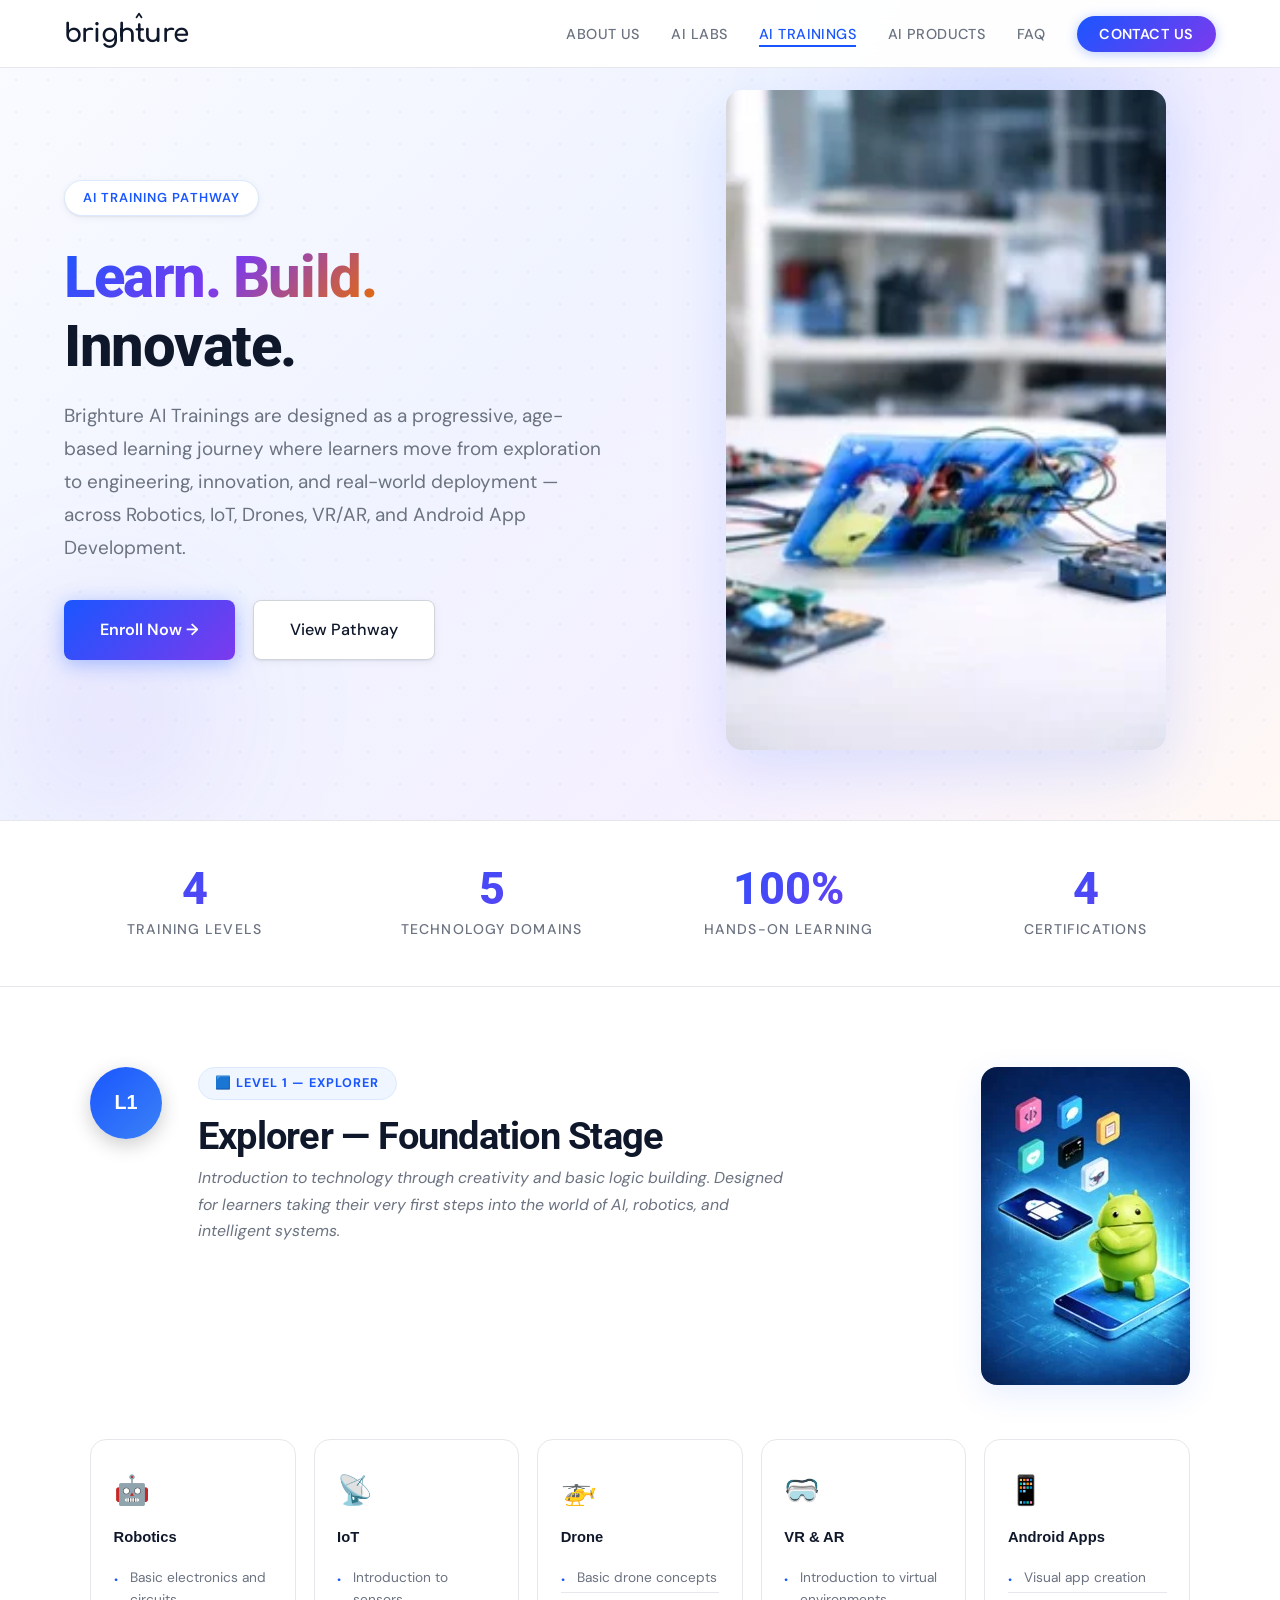
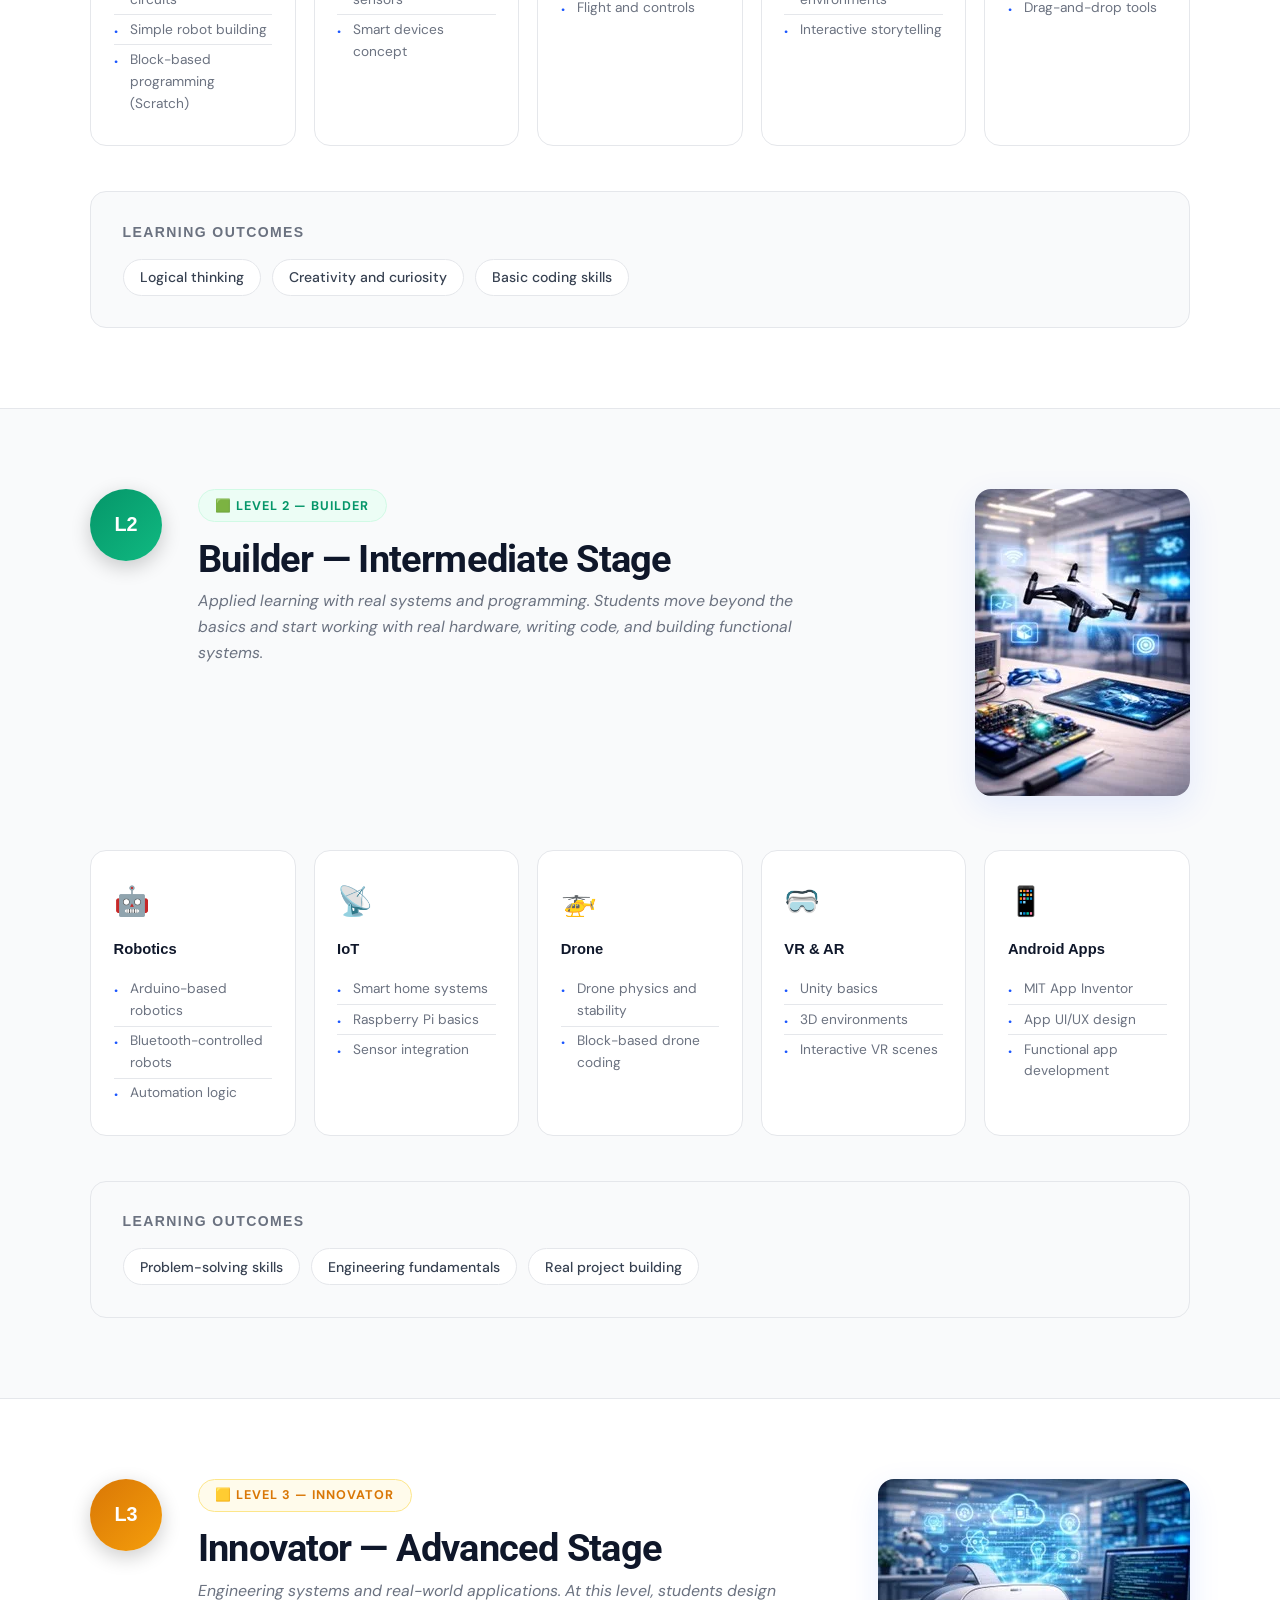
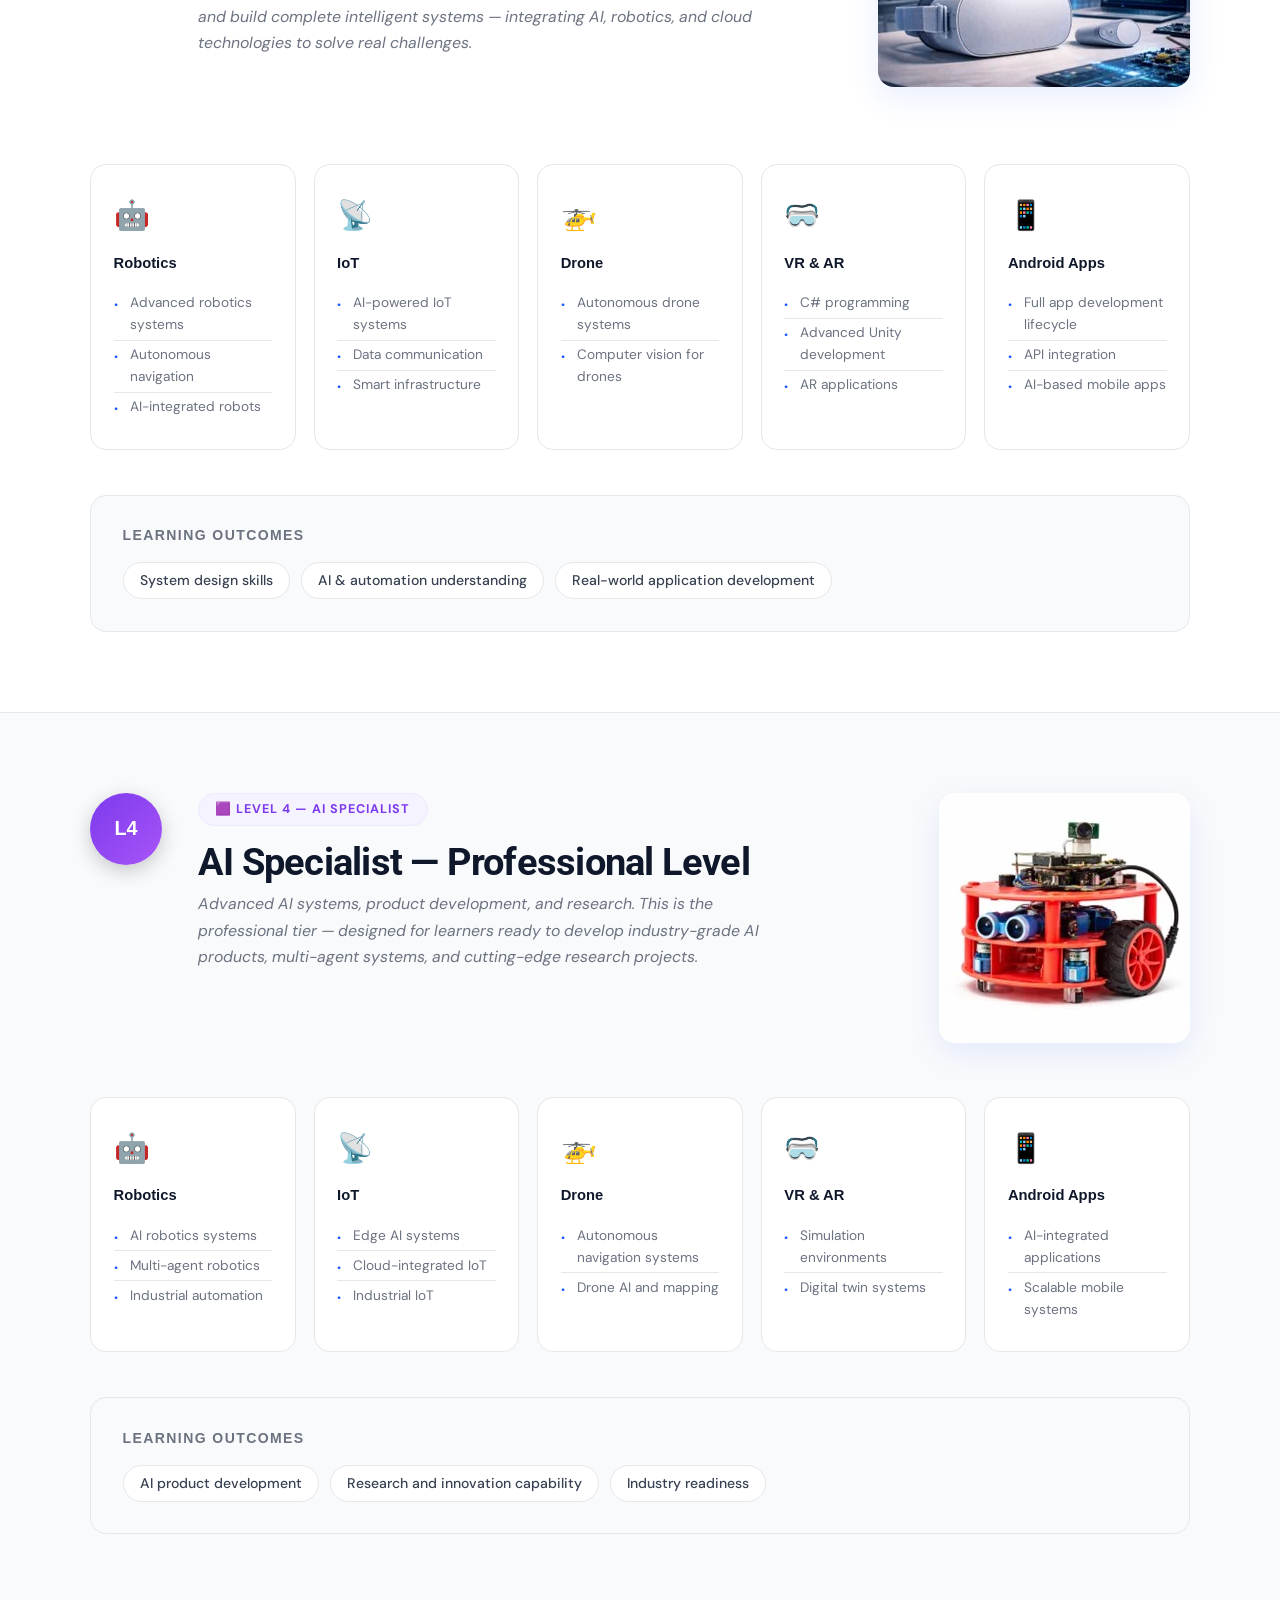
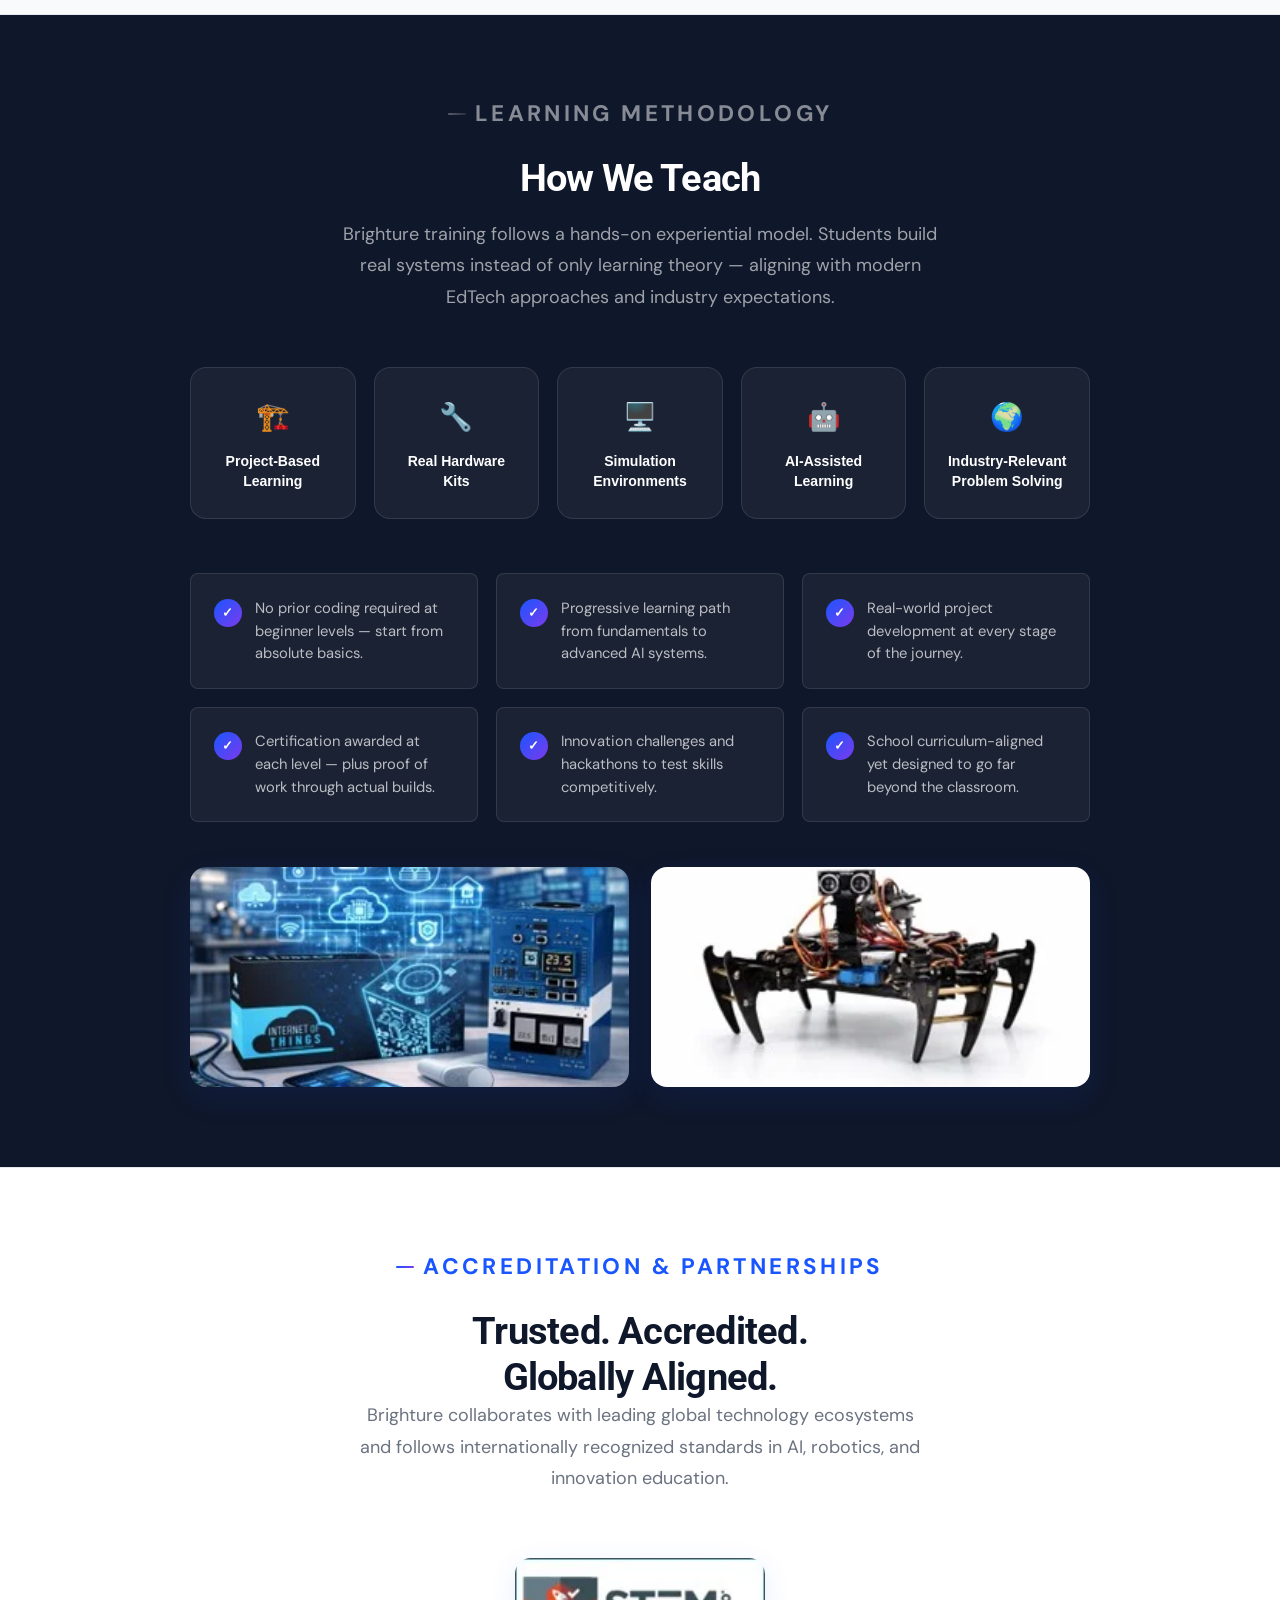
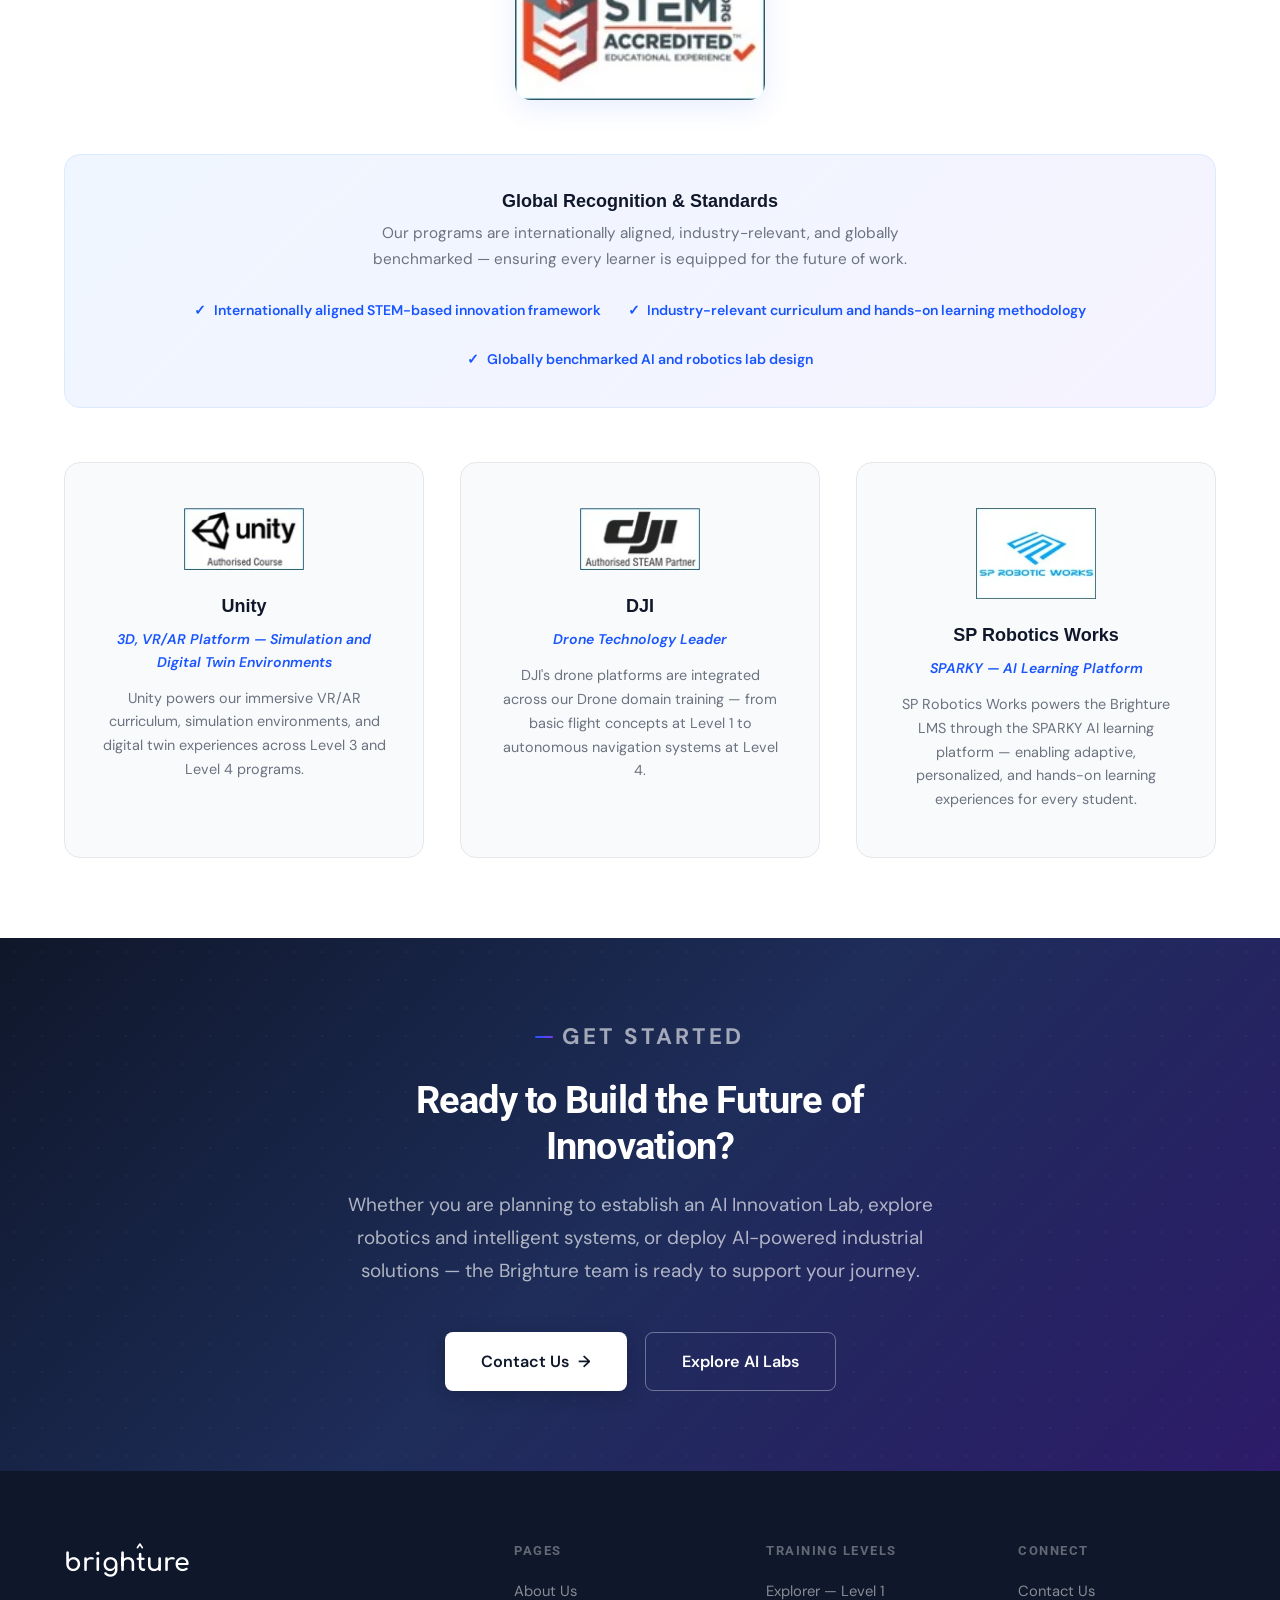
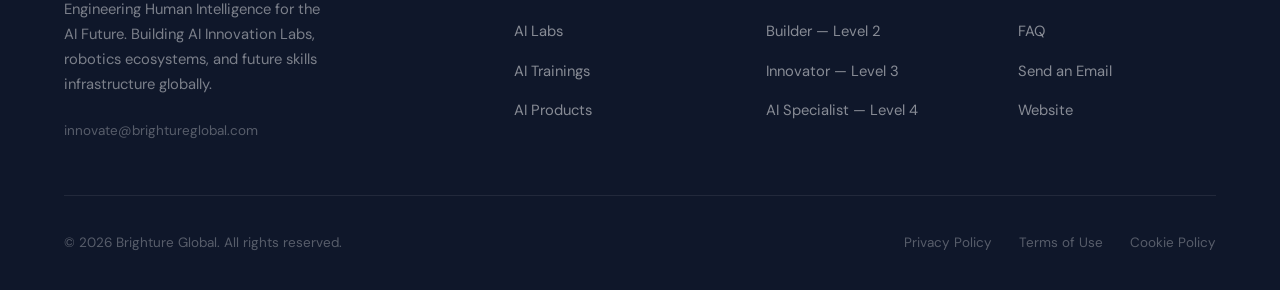
<file: ai-trainings.html>
<!DOCTYPE html>
<html lang="en">

<head>
  <meta charset="UTF-8">
  <meta name="viewport" content="width=device-width, initial-scale=1.0">
  <title>AI Trainings — Brighture Learn. Build. Innovate.</title>
  <meta name="description"
    content="Brighture AI Trainings: A progressive, age-based learning journey covering Robotics, IoT, Drone Technology, VR/AR, and Android App Development — from Explorer to AI Specialist.">
  <meta name="keywords"
    content="AI Training, Robotics Training, IoT Training, Drone Technology, VR AR Development, Android App, Brighture, STEM Education, AI Learning Programs">
  <meta property="og:type" content="website">
  <meta property="og:title" content="AI Trainings — Brighture Learn. Build. Innovate.">
  <meta property="og:description"
    content="Progressive AI training programs from Explorer to AI Specialist. Hands-on, project-based learning across Robotics, IoT, Drones, VR/AR, and Android Development.">
  <meta name="robots" content="index, follow">
  <meta name="theme-color" content="#1a56ff">
  <link rel="icon" type="image/svg+xml" href="images/favIcon.svg">
  <link rel="canonical" href="https://www.brightureglobal.com/ai-trainings.html">
  <link rel="preconnect" href="https://fonts.googleapis.com">
  <link rel="preconnect" href="https://fonts.gstatic.com" crossorigin>
  <link
    href="https://fonts.googleapis.com/css2?family=Comfortaa:wght@700&family=Roboto:wght@400;500;700&family=DM+Sans:ital,wght@0,300;0,400;0,500;1,300&display=swap"
    rel="stylesheet">
  <link rel="stylesheet" href="shared.css">
  <style>
    /* ── TRAINING LEVEL CARDS ── */
    .training-section {
      padding: 80px 5%;
      border-bottom: 1px solid var(--border);
    }

    .training-section:nth-child(even) {
      background: var(--bg-alt);
    }

    .training-section:nth-child(odd) {
      background: white;
    }

    .training-inner {
      max-width: 1100px;
      margin: 0 auto;
    }

    .training-header {
      display: flex;
      align-items: flex-start;
      gap: 2rem;
      margin-bottom: 3rem;
    }

    .training-level-badge {
      flex-shrink: 0;
      width: 72px;
      height: 72px;
      border-radius: 50%;
      display: flex;
      align-items: center;
      justify-content: center;
      font-family: 'Syne', sans-serif;
      font-size: 1.1rem;
      font-weight: 800;
      color: white;
      box-shadow: 0 6px 20px rgba(0, 0, 0, 0.2);
    }

    .badge-l1 {
      background: linear-gradient(135deg, var(--blue), var(--blue-mid));
    }

    .badge-l2 {
      background: linear-gradient(135deg, var(--green), var(--green-mid));
    }

    .badge-l3 {
      background: linear-gradient(135deg, var(--amber), var(--amber-mid));
    }

    .badge-l4 {
      background: linear-gradient(135deg, var(--purple), var(--purple-mid));
    }

    .training-header-text h2 {
      margin-bottom: 0.35rem;
    }

    .training-focus {
      font-size: 0.88rem;
      color: var(--muted);
      font-style: italic;
      line-height: 1.65;
      max-width: 600px;
    }

    .training-label {
      display: inline-flex;
      align-items: center;
      gap: 0.5rem;
      border-radius: 100px;
      padding: 0.3rem 0.9rem;
      font-size: 0.7rem;
      font-weight: 700;
      text-transform: uppercase;
      letter-spacing: 0.08em;
      margin-bottom: 0.75rem;
    }

    .tl-1 {
      background: var(--blue-xlight);
      color: var(--blue);
      border: 1px solid var(--blue-light);
    }

    .tl-2 {
      background: var(--green-xlight);
      color: var(--green);
      border: 1px solid var(--green-light);
    }

    .tl-3 {
      background: var(--amber-xlight);
      color: var(--amber);
      border: 1px solid var(--amber-light);
    }

    .tl-4 {
      background: var(--purple-xlight);
      color: var(--purple);
      border: 1px solid var(--purple-light);
    }

    .training-domains {
      display: grid;
      grid-template-columns: repeat(5, 1fr);
      gap: 1rem;
      margin-bottom: 2.5rem;
    }

    .domain-card {
      background: white;
      border: 1px solid var(--border);
      border-radius: var(--radius);
      padding: 1.5rem 1.25rem;
      transition: all 0.3s;
    }

    .domain-card:hover {
      transform: translateY(-3px);
      box-shadow: var(--shadow-lg);
      border-color: var(--border-mid);
    }

    .domain-icon {
      font-size: 1.6rem;
      margin-bottom: 0.75rem;
    }

    .domain-name {
      font-family: 'Syne', sans-serif;
      font-size: 0.82rem;
      font-weight: 700;
      color: var(--ink);
      margin-bottom: 0.75rem;
    }

    .domain-topics {
      list-style: none;
    }

    .domain-topics li {
      font-size: 0.76rem;
      color: var(--muted);
      padding: 0.2rem 0 0.2rem 0.9rem;
      position: relative;
      border-bottom: 1px solid var(--border);
    }

    .domain-topics li:last-child {
      border-bottom: none;
    }

    .domain-topics li::before {
      content: '·';
      position: absolute;
      left: 0;
      font-weight: 800;
      color: var(--blue);
      font-size: 0.9rem;
    }

    .training-outcomes {
      background: var(--bg-alt);
      border: 1px solid var(--border);
      border-radius: var(--radius);
      padding: 1.75rem;
    }

    .training-outcomes h4 {
      font-family: 'Syne', sans-serif;
      font-size: 0.78rem;
      font-weight: 700;
      text-transform: uppercase;
      letter-spacing: 0.1em;
      color: var(--muted);
      margin-bottom: 1rem;
    }

    .outcomes-list {
      display: flex;
      flex-wrap: wrap;
      gap: 0.6rem;
    }

    .outcome-tag {
      background: white;
      border: 1px solid var(--border);
      border-radius: 100px;
      padding: 0.35rem 0.9rem;
      font-size: 0.78rem;
      color: var(--body);
      font-weight: 500;
    }

    /* ── TRAINING SECTION IMAGE LAYOUT ── */
    .training-section-layout {
      display: flex;
      align-items: flex-start;
      gap: 2.5rem;
      margin-bottom: 3rem;
    }

    .training-section-layout .training-content {
      flex: 1;
      min-width: 0;
    }

    .training-section-layout .training-image {
      flex: 0 0 auto;
      display: flex;
      align-items: center;
      justify-content: center;
    }

    .training-section-layout .training-image img {
      max-width: 340px;
      width: 100%;
      height: auto;
      border-radius: 16px;
      box-shadow: 0 10px 32px rgba(26, 86, 255, 0.10);
    }

    /* ── METHODOLOGY IMAGE GALLERY ── */
    .method-images {
      display: grid;
      grid-template-columns: 1fr 1fr;
      gap: 1.25rem;
      margin-top: 2.5rem;
    }

    .method-images img {
      width: 100%;
      height: 220px;
      object-fit: cover;
      border-radius: var(--radius);
      box-shadow: 0 10px 32px rgba(26, 86, 255, 0.10);
      transition: box-shadow 0.3s, transform 0.3s;
    }

    .method-images img:hover {
      box-shadow: 0 16px 40px rgba(26, 86, 255, 0.16);
      transform: translateY(-3px);
    }

    /* ── PARTNERS IMAGE ── */
    .partners-visual {
      display: flex;
      justify-content: center;
      margin-bottom: 3rem;
    }

    .partners-visual img {
      max-width: 860px;
      width: 100%;
      height: auto;
      border-radius: var(--radius);
      box-shadow: 0 8px 28px rgba(26, 86, 255, 0.10);
    }

    @media (max-width: 960px) {
      .training-domains {
        grid-template-columns: repeat(3, 1fr);
      }

      .training-section-layout {
        flex-direction: column;
      }

      .training-section-layout .training-image img {
        max-width: 100%;
      }

      .method-images {
        grid-template-columns: 1fr;
      }
    }

    @media (max-width: 640px) {
      .training-domains {
        grid-template-columns: 1fr;
      }

      .training-header {
        flex-direction: column;
        gap: 1rem;
      }
    }


    /* ── METHODOLOGY ── */
    #methodology {
      background: var(--ink);
      padding: 80px 5%;
    }

    .methodology-inner {
      max-width: 900px;
      margin: 0 auto;
      text-align: center;
    }

    .methodology-inner .section-label {
      justify-content: center;
      color: rgba(255, 255, 255, 0.5);
    }

    .methodology-inner .section-label::before {
      background: linear-gradient(90deg, rgba(255, 255, 255, 0.3), rgba(255, 255, 255, 0.1));
    }

    .methodology-inner h2 {
      color: white;
      margin-bottom: 1rem;
    }

    .methodology-inner>p {
      color: rgba(255, 255, 255, 0.6);
      font-size: 1rem;
      line-height: 1.75;
      max-width: 600px;
      margin: 0 auto 3rem;
    }

    .method-grid {
      display: grid;
      grid-template-columns: repeat(5, 1fr);
      gap: 1rem;
      margin-bottom: 3rem;
    }

    .method-item {
      background: rgba(255, 255, 255, 0.05);
      border: 1px solid rgba(255, 255, 255, 0.1);
      border-radius: var(--radius);
      padding: 1.5rem 1rem;
      text-align: center;
      transition: all 0.3s;
    }

    .method-item:hover {
      background: rgba(255, 255, 255, 0.08);
      border-color: rgba(255, 255, 255, 0.2);
      transform: translateY(-3px);
    }

    .method-icon {
      font-size: 1.5rem;
      margin-bottom: 0.75rem;
    }

    .method-name {
      font-family: 'Syne', sans-serif;
      font-size: 0.78rem;
      font-weight: 700;
      color: white;
      line-height: 1.4;
    }

    .highlights-grid {
      display: grid;
      grid-template-columns: repeat(3, 1fr);
      gap: 1rem;
    }

    .highlight-item {
      background: rgba(255, 255, 255, 0.05);
      border: 1px solid rgba(255, 255, 255, 0.1);
      border-radius: var(--radius-sm);
      padding: 1.25rem;
      display: flex;
      align-items: flex-start;
      gap: 0.75rem;
      text-align: left;
    }

    .hi-icon {
      width: 28px;
      height: 28px;
      border-radius: 50%;
      background: linear-gradient(135deg, var(--blue), var(--purple));
      display: flex;
      align-items: center;
      justify-content: center;
      font-size: 0.7rem;
      color: white;
      font-weight: 800;
      flex-shrink: 0;
      margin-top: 2px;
    }

    .hi-text {
      font-size: 0.82rem;
      color: rgba(255, 255, 255, 0.7);
      line-height: 1.55;
    }

    @media (max-width: 960px) {
      .method-grid {
        grid-template-columns: repeat(3, 1fr);
      }

      .highlights-grid {
        grid-template-columns: 1fr 1fr;
      }
    }

    @media (max-width: 640px) {
      .method-grid {
        grid-template-columns: 1fr;
      }

      .highlights-grid {
        grid-template-columns: 1fr;
      }
    }

    /* ── PARTNERS ── */
    #partners {
      background: white;
      border-top: 1px solid var(--border);
      padding: 80px 5%;
    }

    .partners-header {
      text-align: center;
      max-width: 580px;
      margin: 0 auto 3.5rem;
    }

    .partners-header .section-label {
      justify-content: center;
    }

    .accreditation-bar {
      background: linear-gradient(135deg, var(--blue-xlight), var(--purple-xlight));
      border: 1px solid var(--blue-light);
      border-radius: var(--radius);
      padding: 2rem 3rem;
      text-align: center;
      margin-bottom: 3rem;
    }

    .accreditation-bar h3 {
      font-family: 'Syne', sans-serif;
      font-size: 1rem;
      font-weight: 700;
      color: var(--ink);
      margin-bottom: 0.5rem;
    }

    .accreditation-bar p {
      font-size: 0.85rem;
      color: var(--muted);
      line-height: 1.65;
      max-width: 560px;
      margin: 0 auto;
    }

    .accred-points {
      display: flex;
      gap: 1.5rem;
      justify-content: center;
      flex-wrap: wrap;
      margin-top: 1.5rem;
    }

    .accred-point {
      font-size: 0.78rem;
      color: var(--blue);
      font-weight: 600;
      display: flex;
      align-items: center;
      gap: 0.4rem;
    }

    .accred-point::before {
      content: '✓';
    }

    .partners-grid {
      display: grid;
      grid-template-columns: repeat(3, 1fr);
      gap: 2rem;
    }

    .partner-card {
      background: var(--bg-alt);
      border: 1px solid var(--border);
      border-radius: var(--radius);
      padding: 2.5rem 2rem;
      text-align: center;
      transition: all 0.3s;
    }

    .partner-card:hover {
      transform: translateY(-3px);
      box-shadow: var(--shadow-lg);
      background: white;
    }

    .partner-logo-placeholder {
      margin: 0 auto 1.25rem;
      display: flex;
      align-items: center;
      justify-content: center;
      font-size: 1.8rem;
    }

    .plp-blue, .plp-dark, .plp-purple {
      background: none;
      border: none;
    }

    .partner-name {
      font-family: 'Syne', sans-serif;
      font-size: 1rem;
      font-weight: 700;
      color: var(--ink);
      margin-bottom: 0.4rem;
    }

    .partner-role {
      font-size: 0.78rem;
      color: var(--blue);
      font-weight: 600;
      margin-bottom: 0.75rem;
      font-style: italic;
    }

    .partner-desc {
      font-size: 0.8rem;
      color: var(--muted);
      line-height: 1.65;
    }

    @media (max-width: 768px) {
      .partners-grid {
        grid-template-columns: 1fr;
      }
    }
  </style>
</head>

<body>

  <a href="#main-content" class="sr-only"
    style="position:absolute;left:-9999px;top:auto;width:1px;height:1px;overflow:hidden;">Skip to main content</a>

  <!-- NAV -->
  <nav id="navbar" role="navigation" aria-label="Main navigation">
    <a href="index.html" class="nav-logo">brigh<span class="logo-t">t</span>ure</a>
    <ul class="nav-links">
      <li><a href="index.html">About Us</a></li>
      <li><a href="ai-labs.html">AI Labs</a></li>
      <li><a href="ai-trainings.html" class="active" aria-current="page">AI Trainings</a></li>
      <li><a href="ai-products.html">AI Products</a></li>
      <li><a href="faq.html">FAQ</a></li>
      <li><a href="contact.html" class="nav-cta">Contact Us</a></li>
    </ul>
    <button class="hamburger" id="hamburger" onclick="toggleMobileNav()" aria-label="Toggle mobile menu"
      aria-expanded="false">
      <span></span><span></span><span></span>
    </button>
  </nav>
  <nav class="mobile-nav" id="mobileNav" aria-label="Mobile navigation">
    <a href="index.html">About Us</a>
    <a href="ai-labs.html">AI Labs</a>
    <a href="ai-trainings.html" class="active">AI Trainings</a>
    <a href="ai-products.html">AI Products</a>
    <a href="faq.html">FAQ</a>
    <a href="contact.html">Contact Us</a>
  </nav>

  <main id="main-content">

    <!-- PAGE HERO -->
    <div class="page-hero hero-split" aria-label="AI Trainings hero">
      <div class="page-hero-blob phb-1" aria-hidden="true"></div>
      <div class="page-hero-blob phb-2" aria-hidden="true"></div>
      <div class="page-hero-content">
        <div class="page-hero-badge">AI Training Pathway</div>
        <h1><span class="gradient-text">Learn. Build.</span><br>Innovate.</h1>
        <p>Brighture AI Trainings are designed as a progressive, age-based learning journey where learners move from
          exploration to engineering, innovation, and real-world deployment — across Robotics, IoT, Drones, VR/AR, and
          Android App Development.</p>
        <div style="display:flex;gap:1rem;flex-wrap:wrap;margin-top:2rem;">
          <a href="contact.html" class="btn-primary">Enroll Now →</a>
          <a href="#level1" class="btn-secondary">View Pathway</a>
        </div>
      </div>
      <div class="page-hero-image">
        <img src="images/Consolidated Images for AI Trainings1.webp" alt="AI Training Programs at Brighture" class="img-hero">
      </div>
    </div>

    <!-- STATS -->
    <div class="stats-strip">
      <div class="stat-item reveal">
        <div class="stat-num">4</div>
        <div class="stat-label">Training Levels</div>
      </div>
      <div class="stat-item reveal reveal-delay-1">
        <div class="stat-num">5</div>
        <div class="stat-label">Technology Domains</div>
      </div>
      <div class="stat-item reveal reveal-delay-2">
        <div class="stat-num">100%</div>
        <div class="stat-label">Hands-on Learning</div>
      </div>
      <div class="stat-item reveal reveal-delay-3">
        <div class="stat-num">4</div>
        <div class="stat-label">Certifications</div>
      </div>
    </div>

    <!-- LEVEL 1 -->
    <div class="training-section" id="level1">
      <div class="training-inner">
        <div class="training-section-layout">
          <div class="training-content">
            <div class="training-header">
              <div class="training-level-badge badge-l1" aria-label="Level 1">L1</div>
              <div class="training-header-text">
                <div class="training-label tl-1">🟦 Level 1 — Explorer</div>
                <h2>Explorer — Foundation Stage</h2>
                <p class="training-focus">Introduction to technology through creativity and basic logic building. Designed
                  for learners taking their very first steps into the world of AI, robotics, and intelligent systems.</p>
              </div>
            </div>
          </div>
          <div class="training-image">
            <img src="images/Consolidated Images for AI Trainings2.webp" alt="Explorer — Foundation Stage Training"
              loading="lazy">
          </div>
        </div>
        <div class="training-domains">
          <div class="domain-card reveal">
            <div class="domain-icon">🤖</div>
            <div class="domain-name">Robotics</div>
            <ul class="domain-topics">
              <li>Basic electronics and circuits</li>
              <li>Simple robot building</li>
              <li>Block-based programming (Scratch)</li>
            </ul>
          </div>
          <div class="domain-card reveal reveal-delay-1">
            <div class="domain-icon">📡</div>
            <div class="domain-name">IoT</div>
            <ul class="domain-topics">
              <li>Introduction to sensors</li>
              <li>Smart devices concept</li>
            </ul>
          </div>
          <div class="domain-card reveal reveal-delay-2">
            <div class="domain-icon">🚁</div>
            <div class="domain-name">Drone</div>
            <ul class="domain-topics">
              <li>Basic drone concepts</li>
              <li>Flight and controls</li>
            </ul>
          </div>
          <div class="domain-card reveal reveal-delay-3">
            <div class="domain-icon">🥽</div>
            <div class="domain-name">VR &amp; AR</div>
            <ul class="domain-topics">
              <li>Introduction to virtual environments</li>
              <li>Interactive storytelling</li>
            </ul>
          </div>
          <div class="domain-card reveal reveal-delay-4">
            <div class="domain-icon">📱</div>
            <div class="domain-name">Android Apps</div>
            <ul class="domain-topics">
              <li>Visual app creation</li>
              <li>Drag-and-drop tools</li>
            </ul>
          </div>
        </div>
        <div class="training-outcomes reveal">
          <h4>Learning Outcomes</h4>
          <div class="outcomes-list">
            <span class="outcome-tag">Logical thinking</span>
            <span class="outcome-tag">Creativity and curiosity</span>
            <span class="outcome-tag">Basic coding skills</span>
          </div>
        </div>
      </div>
    </div>

    <!-- LEVEL 2 -->
    <div class="training-section" id="level2">
      <div class="training-inner">
        <div class="training-section-layout">
          <div class="training-content">
            <div class="training-header">
              <div class="training-level-badge badge-l2" aria-label="Level 2">L2</div>
              <div class="training-header-text">
                <div class="training-label tl-2">🟩 Level 2 — Builder</div>
                <h2>Builder — Intermediate Stage</h2>
                <p class="training-focus">Applied learning with real systems and programming. Students move beyond the
                  basics and start working with real hardware, writing code, and building functional systems.</p>
              </div>
            </div>
          </div>
          <div class="training-image">
            <img src="images/Consolidated Images for AI Trainings3.webp" alt="Builder — Intermediate Stage Training"
              loading="lazy">
          </div>
        </div>
        <div class="training-domains">
          <div class="domain-card reveal">
            <div class="domain-icon">🤖</div>
            <div class="domain-name">Robotics</div>
            <ul class="domain-topics">
              <li>Arduino-based robotics</li>
              <li>Bluetooth-controlled robots</li>
              <li>Automation logic</li>
            </ul>
          </div>
          <div class="domain-card reveal reveal-delay-1">
            <div class="domain-icon">📡</div>
            <div class="domain-name">IoT</div>
            <ul class="domain-topics">
              <li>Smart home systems</li>
              <li>Raspberry Pi basics</li>
              <li>Sensor integration</li>
            </ul>
          </div>
          <div class="domain-card reveal reveal-delay-2">
            <div class="domain-icon">🚁</div>
            <div class="domain-name">Drone</div>
            <ul class="domain-topics">
              <li>Drone physics and stability</li>
              <li>Block-based drone coding</li>
            </ul>
          </div>
          <div class="domain-card reveal reveal-delay-3">
            <div class="domain-icon">🥽</div>
            <div class="domain-name">VR &amp; AR</div>
            <ul class="domain-topics">
              <li>Unity basics</li>
              <li>3D environments</li>
              <li>Interactive VR scenes</li>
            </ul>
          </div>
          <div class="domain-card reveal reveal-delay-4">
            <div class="domain-icon">📱</div>
            <div class="domain-name">Android Apps</div>
            <ul class="domain-topics">
              <li>MIT App Inventor</li>
              <li>App UI/UX design</li>
              <li>Functional app development</li>
            </ul>
          </div>
        </div>
        <div class="training-outcomes reveal">
          <h4>Learning Outcomes</h4>
          <div class="outcomes-list">
            <span class="outcome-tag">Problem-solving skills</span>
            <span class="outcome-tag">Engineering fundamentals</span>
            <span class="outcome-tag">Real project building</span>
          </div>
        </div>
      </div>
    </div>

    <!-- LEVEL 3 -->
    <div class="training-section" id="level3">
      <div class="training-inner">
        <div class="training-section-layout">
          <div class="training-content">
            <div class="training-header">
              <div class="training-level-badge badge-l3" aria-label="Level 3">L3</div>
              <div class="training-header-text">
                <div class="training-label tl-3">🟨 Level 3 — Innovator</div>
                <h2>Innovator — Advanced Stage</h2>
                <p class="training-focus">Engineering systems and real-world applications. At this level, students design
                  and build complete intelligent systems — integrating AI, robotics, and cloud technologies to solve real
                  challenges.</p>
              </div>
            </div>
          </div>
          <div class="training-image">
            <img src="images/Consolidated Images for AI Trainings4.webp" alt="Innovator — Advanced Stage Training"
              loading="lazy">
          </div>
        </div>
        <div class="training-domains">
          <div class="domain-card reveal">
            <div class="domain-icon">🤖</div>
            <div class="domain-name">Robotics</div>
            <ul class="domain-topics">
              <li>Advanced robotics systems</li>
              <li>Autonomous navigation</li>
              <li>AI-integrated robots</li>
            </ul>
          </div>
          <div class="domain-card reveal reveal-delay-1">
            <div class="domain-icon">📡</div>
            <div class="domain-name">IoT</div>
            <ul class="domain-topics">
              <li>AI-powered IoT systems</li>
              <li>Data communication</li>
              <li>Smart infrastructure</li>
            </ul>
          </div>
          <div class="domain-card reveal reveal-delay-2">
            <div class="domain-icon">🚁</div>
            <div class="domain-name">Drone</div>
            <ul class="domain-topics">
              <li>Autonomous drone systems</li>
              <li>Computer vision for drones</li>
            </ul>
          </div>
          <div class="domain-card reveal reveal-delay-3">
            <div class="domain-icon">🥽</div>
            <div class="domain-name">VR &amp; AR</div>
            <ul class="domain-topics">
              <li>C# programming</li>
              <li>Advanced Unity development</li>
              <li>AR applications</li>
            </ul>
          </div>
          <div class="domain-card reveal reveal-delay-4">
            <div class="domain-icon">📱</div>
            <div class="domain-name">Android Apps</div>
            <ul class="domain-topics">
              <li>Full app development lifecycle</li>
              <li>API integration</li>
              <li>AI-based mobile apps</li>
            </ul>
          </div>
        </div>
        <div class="training-outcomes reveal">
          <h4>Learning Outcomes</h4>
          <div class="outcomes-list">
            <span class="outcome-tag">System design skills</span>
            <span class="outcome-tag">AI &amp; automation understanding</span>
            <span class="outcome-tag">Real-world application development</span>
          </div>
        </div>
      </div>
    </div>

    <!-- LEVEL 4 -->
    <div class="training-section" id="level4">
      <div class="training-inner">
        <div class="training-section-layout">
          <div class="training-content">
            <div class="training-header">
              <div class="training-level-badge badge-l4" aria-label="Level 4">L4</div>
              <div class="training-header-text">
                <div class="training-label tl-4">🟪 Level 4 — AI Specialist</div>
                <h2>AI Specialist — Professional Level</h2>
                <p class="training-focus">Advanced AI systems, product development, and research. This is the professional
                  tier — designed for learners ready to develop industry-grade AI products, multi-agent systems, and
                  cutting-edge research projects.</p>
              </div>
            </div>
          </div>
          <div class="training-image">
            <img src="images/Consolidated Images for AI Trainings5.webp" alt="AI Specialist — Professional Level Training"
              loading="lazy">
          </div>
        </div>
        <div class="training-domains">
          <div class="domain-card reveal">
            <div class="domain-icon">🤖</div>
            <div class="domain-name">Robotics</div>
            <ul class="domain-topics">
              <li>AI robotics systems</li>
              <li>Multi-agent robotics</li>
              <li>Industrial automation</li>
            </ul>
          </div>
          <div class="domain-card reveal reveal-delay-1">
            <div class="domain-icon">📡</div>
            <div class="domain-name">IoT</div>
            <ul class="domain-topics">
              <li>Edge AI systems</li>
              <li>Cloud-integrated IoT</li>
              <li>Industrial IoT</li>
            </ul>
          </div>
          <div class="domain-card reveal reveal-delay-2">
            <div class="domain-icon">🚁</div>
            <div class="domain-name">Drone</div>
            <ul class="domain-topics">
              <li>Autonomous navigation systems</li>
              <li>Drone AI and mapping</li>
            </ul>
          </div>
          <div class="domain-card reveal reveal-delay-3">
            <div class="domain-icon">🥽</div>
            <div class="domain-name">VR &amp; AR</div>
            <ul class="domain-topics">
              <li>Simulation environments</li>
              <li>Digital twin systems</li>
            </ul>
          </div>
          <div class="domain-card reveal reveal-delay-4">
            <div class="domain-icon">📱</div>
            <div class="domain-name">Android Apps</div>
            <ul class="domain-topics">
              <li>AI-integrated applications</li>
              <li>Scalable mobile systems</li>
            </ul>
          </div>
        </div>
        <div class="training-outcomes reveal">
          <h4>Learning Outcomes</h4>
          <div class="outcomes-list">
            <span class="outcome-tag">AI product development</span>
            <span class="outcome-tag">Research and innovation capability</span>
            <span class="outcome-tag">Industry readiness</span>
          </div>
        </div>
      </div>
    </div>

    <!-- METHODOLOGY -->
    <section id="methodology" aria-labelledby="method-title">
      <div class="methodology-inner">
        <div class="section-label">Learning Methodology</div>
        <h2 id="method-title">How We Teach</h2>
        <p>Brighture training follows a hands-on experiential model. Students build real systems instead of only
          learning theory — aligning with modern EdTech approaches and industry expectations.</p>
        <div class="method-grid">
          <div class="method-item reveal">
            <div class="method-icon">🏗️</div>
            <div class="method-name">Project-Based Learning</div>
          </div>
          <div class="method-item reveal reveal-delay-1">
            <div class="method-icon">🔧</div>
            <div class="method-name">Real Hardware Kits</div>
          </div>
          <div class="method-item reveal reveal-delay-2">
            <div class="method-icon">🖥️</div>
            <div class="method-name">Simulation Environments</div>
          </div>
          <div class="method-item reveal reveal-delay-3">
            <div class="method-icon">🤖</div>
            <div class="method-name">AI-Assisted Learning</div>
          </div>
          <div class="method-item reveal reveal-delay-4">
            <div class="method-icon">🌍</div>
            <div class="method-name">Industry-Relevant Problem Solving</div>
          </div>
        </div>
        <div class="highlights-grid">
          <div class="highlight-item reveal">
            <div class="hi-icon">✓</div>
            <div class="hi-text">No prior coding required at beginner levels — start from absolute basics.</div>
          </div>
          <div class="highlight-item reveal reveal-delay-1">
            <div class="hi-icon">✓</div>
            <div class="hi-text">Progressive learning path from fundamentals to advanced AI systems.</div>
          </div>
          <div class="highlight-item reveal reveal-delay-2">
            <div class="hi-icon">✓</div>
            <div class="hi-text">Real-world project development at every stage of the journey.</div>
          </div>
          <div class="highlight-item reveal">
            <div class="hi-icon">✓</div>
            <div class="hi-text">Certification awarded at each level — plus proof of work through actual builds.</div>
          </div>
          <div class="highlight-item reveal reveal-delay-1">
            <div class="hi-icon">✓</div>
            <div class="hi-text">Innovation challenges and hackathons to test skills competitively.</div>
          </div>
          <div class="highlight-item reveal reveal-delay-2">
            <div class="hi-icon">✓</div>
            <div class="hi-text">School curriculum-aligned yet designed to go far beyond the classroom.</div>
          </div>
        </div>
        <div class="method-images reveal">
          <img src="images/Consolidated Images for AI Trainings6.webp" alt="Hands-on AI Training in Action" loading="lazy">
          <img src="images/Consolidated Images for AI Trainings7.webp" alt="Students Building Real AI Systems" loading="lazy">
        </div>
      </div>
    </section>

    <!-- PARTNERS -->
    <section id="partners" aria-labelledby="partners-title">
      <div class="partners-header reveal">
        <div class="section-label">Accreditation &amp; Partnerships</div>
        <h2 id="partners-title">Trusted. Accredited.<br>Globally Aligned.</h2>
        <p class="section-desc" style="margin:0 auto;text-align:center;">Brighture collaborates with leading global
          technology ecosystems and follows internationally recognized standards in AI, robotics, and innovation
          education.</p>
      </div>
      <div class="partners-visual reveal">
        <img src="images/Accreditation & Partnerships .webp" alt="Accreditation and Partnerships" loading="lazy" style="max-width:250px;">
      </div>
      <div class="accreditation-bar reveal">
        <h3>Global Recognition &amp; Standards</h3>
        <p>Our programs are internationally aligned, industry-relevant, and globally benchmarked — ensuring every
          learner is equipped for the future of work.</p>
        <div class="accred-points">
          <span class="accred-point">Internationally aligned STEM-based innovation framework</span>
          <span class="accred-point">Industry-relevant curriculum and hands-on learning methodology</span>
          <span class="accred-point">Globally benchmarked AI and robotics lab design</span>
        </div>
      </div>
      <div class="partners-grid">
        <div class="partner-card reveal">
          <div class="partner-logo-placeholder plp-dark">
            <img src="images/Technology & Ecosystem Partners1.webp" alt="Unity" loading="lazy" style="max-width:120px;height:auto;">
          </div>
          <div class="partner-name">Unity</div>
          <div class="partner-role">3D, VR/AR Platform — Simulation and Digital Twin Environments</div>
          <p class="partner-desc">Unity powers our immersive VR/AR curriculum, simulation environments, and digital twin
            experiences across Level 3 and Level 4 programs.</p>
        </div>
        <div class="partner-card reveal reveal-delay-1">
          <div class="partner-logo-placeholder plp-blue">
            <img src="images/Technology & Ecosystem Partners2.webp" alt="DJI" loading="lazy" style="max-width:120px;height:auto;">
          </div>
          <div class="partner-name">DJI</div>
          <div class="partner-role">Drone Technology Leader</div>
          <p class="partner-desc">DJI's drone platforms are integrated across our Drone domain training — from basic
            flight concepts at Level 1 to autonomous navigation systems at Level 4.</p>
        </div>
        <div class="partner-card reveal reveal-delay-2">
          <div class="partner-logo-placeholder plp-purple">
            <img src="images/Technology & Ecosystem Partners3.webp" alt="SP Robotics Works" loading="lazy" style="max-width:120px;height:auto;">
          </div>
          <div class="partner-name">SP Robotics Works</div>
          <div class="partner-role">SPARKY — AI Learning Platform</div>
          <p class="partner-desc">SP Robotics Works powers the Brighture LMS through the SPARKY AI learning platform —
            enabling adaptive, personalized, and hands-on learning experiences for every student.</p>
        </div>
      </div>
    </section>

    <!-- CTA -->
    <div class="page-cta" aria-label="Call to action">
      <div class="page-cta-inner">
        <div class="section-label" style="justify-content:center;color:rgba(255,255,255,0.6);">Get Started</div>
        <h2>Ready to Build the Future of Innovation?</h2>
        <p>Whether you are planning to establish an AI Innovation Lab, explore robotics and intelligent systems, or
          deploy AI-powered industrial solutions — the Brighture team is ready to support your journey.</p>
        <div class="page-cta-actions">
          <a href="contact.html" class="cta-btn-white">Contact Us</a>
          <a href="ai-labs.html" class="cta-btn-ghost">Explore AI Labs</a>
        </div>
      </div>
    </div>

  </main>

  <!-- FOOTER -->
  <footer role="contentinfo">
    <div class="footer-grid">
      <div class="footer-brand">
        <a href="index.html" class="footer-brand-logo">brigh<span class="logo-t">t</span>ure</a>
        <p>Engineering Human Intelligence for the AI Future. Building AI Innovation Labs, robotics ecosystems, and
          future skills infrastructure globally.</p>
        <div style="margin-top:1.25rem;font-size:0.75rem;color:rgba(255,255,255,0.3);">innovate@brightureglobal.com
        </div>
      </div>
      <div class="footer-col">
        <h4>Pages</h4>
        <ul>
          <li><a href="index.html">About Us</a></li>
          <li><a href="ai-labs.html">AI Labs</a></li>
          <li><a href="ai-trainings.html">AI Trainings</a></li>
          <li><a href="ai-products.html">AI Products</a></li>
        </ul>
      </div>
      <div class="footer-col">
        <h4>Training Levels</h4>
        <ul>
          <li><a href="#level1">Explorer — Level 1</a></li>
          <li><a href="#level2">Builder — Level 2</a></li>
          <li><a href="#level3">Innovator — Level 3</a></li>
          <li><a href="#level4">AI Specialist — Level 4</a></li>
        </ul>
      </div>
      <div class="footer-col">
        <h4>Connect</h4>
        <ul>
          <li><a href="contact.html">Contact Us</a></li>
          <li><a href="faq.html">FAQ</a></li>
          <li><a href="mailto:innovate@brightureglobal.com">Send an Email</a></li>
          <li><a href="https://www.brightureglobal.com" target="_blank" rel="noopener">Website</a></li>
        </ul>
      </div>
    </div>
    <div class="footer-bottom">
      <p>© 2026 Brighture Global. All rights reserved.</p>
      <div class="footer-legal"><a href="#">Privacy Policy</a><a href="#">Terms of Use</a><a href="#">Cookie Policy</a>
      </div>
    </div>
  </footer>

  <script src="shared.js" defer></script>
</body>

</html>
</file>
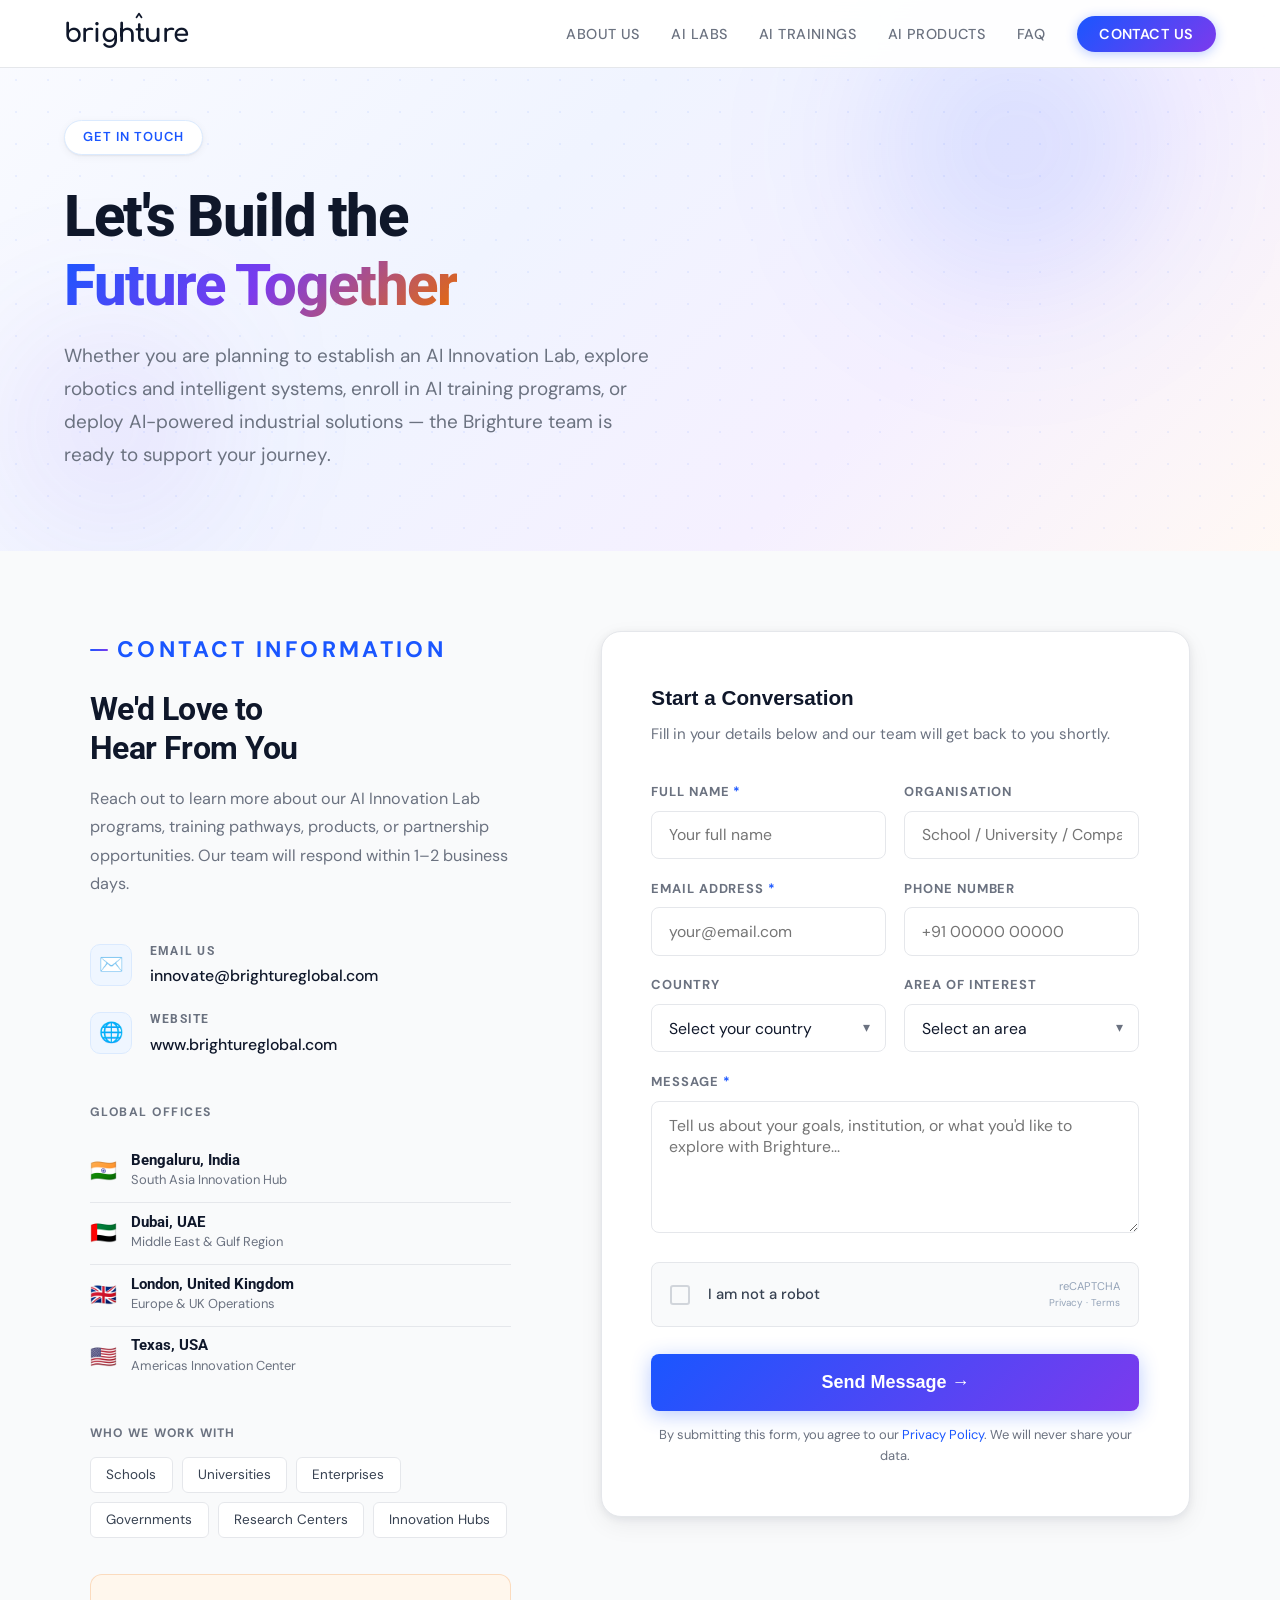
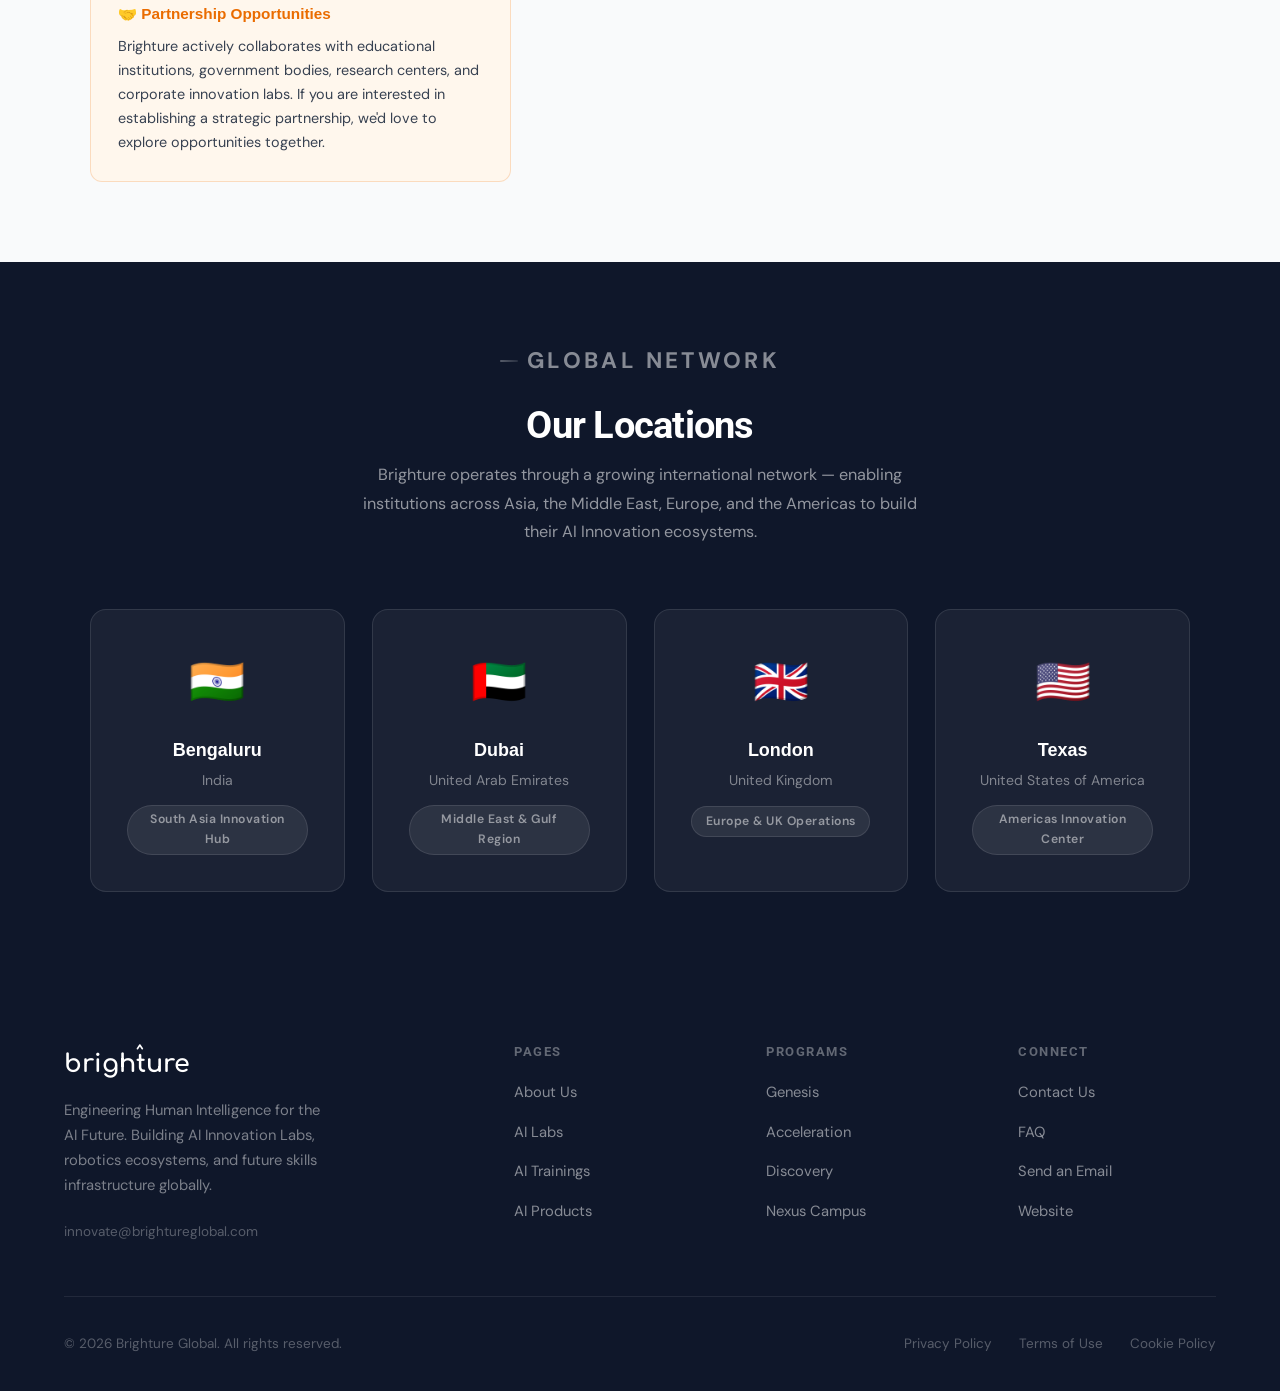
<file: contact.html>
<!DOCTYPE html>
<html lang="en">

<head>
  <meta charset="UTF-8">
  <meta name="viewport" content="width=device-width, initial-scale=1.0">
  <title>Contact Us — Brighture Global</title>
  <meta name="description"
    content="Get in touch with Brighture. Contact us to explore AI Innovation Labs, training programs, AI products, and partnership opportunities. We operate from Bengaluru, Dubai, London, and Texas.">
  <meta name="keywords"
    content="Contact Brighture, AI Labs Inquiry, AI Training Inquiry, Innovation Lab Setup, Brighture Partnership, AI Education Contact">
  <meta property="og:type" content="website">
  <meta property="og:title" content="Contact Us — Brighture Global">
  <meta property="og:description"
    content="Start your AI innovation journey. Reach out to Brighture for AI Labs, Trainings, Products, and Partnership inquiries.">
  <meta name="robots" content="index, follow">
  <meta name="theme-color" content="#1a56ff">
  <link rel="icon" type="image/svg+xml" href="images/favIcon.svg">
  <link rel="canonical" href="https://www.brightureglobal.com/contact.html">
  <link rel="preconnect" href="https://fonts.googleapis.com">
  <link rel="preconnect" href="https://fonts.gstatic.com" crossorigin>
  <link
    href="https://fonts.googleapis.com/css2?family=Comfortaa:wght@700&family=Roboto:wght@400;500;700&family=DM+Sans:ital,wght@0,300;0,400;0,500;1,300&display=swap"
    rel="stylesheet">
  <link rel="stylesheet" href="shared.css">
  <style>
    /* ── CONTACT MAIN ── */
    #contact-main {
      background: var(--bg-alt);
      padding: 80px 5%;
    }

    .contact-wrapper {
      display: grid;
      grid-template-columns: 1fr 1.4fr;
      gap: 5rem;
      align-items: start;
      max-width: 1100px;
      margin: 0 auto;
    }

    /* ── CONTACT INFO ── */
    .contact-info-side {
      position: sticky;
      top: 90px;
    }

    .contact-intro {
      font-size: 0.9rem;
      color: var(--muted);
      line-height: 1.75;
      margin-bottom: 2.5rem;
    }

    .contact-detail {
      display: flex;
      align-items: flex-start;
      gap: 1rem;
      margin-bottom: 1.25rem;
    }

    .cd-icon {
      width: 42px;
      height: 42px;
      border-radius: 10px;
      background: var(--blue-xlight);
      border: 1px solid var(--blue-light);
      display: flex;
      align-items: center;
      justify-content: center;
      font-size: 1.1rem;
      flex-shrink: 0;
    }

    .cd-text h4 {
      font-size: 0.68rem;
      font-weight: 700;
      color: var(--muted);
      text-transform: uppercase;
      letter-spacing: 0.1em;
      margin-bottom: 0.15rem;
    }

    .cd-text a,
    .cd-text p {
      font-size: 0.88rem;
      color: var(--ink);
      text-decoration: none;
      font-weight: 500;
      margin: 0;
      transition: color 0.2s;
    }

    .cd-text a:hover {
      color: var(--blue);
    }

    /* ── LOCATIONS ── */
    .contact-locations {
      margin-top: 2.5rem;
    }

    .cl-title {
      font-size: 0.68rem;
      font-weight: 700;
      letter-spacing: 0.12em;
      text-transform: uppercase;
      color: var(--muted);
      margin-bottom: 1rem;
    }

    .loc-item-sm {
      display: flex;
      align-items: center;
      gap: 0.75rem;
      padding: 0.6rem 0;
      border-bottom: 1px solid var(--border);
    }

    .loc-item-sm:last-child {
      border-bottom: none;
    }

    .loc-flag-sm {
      font-size: 1.2rem;
      flex-shrink: 0;
    }

    .loc-text-sm h5 {
      font-size: 0.82rem;
      font-weight: 700;
      color: var(--ink);
      margin-bottom: 0.05rem;
    }

    .loc-text-sm p {
      font-size: 0.72rem;
      color: var(--muted);
      margin: 0;
    }

    /* ── AUDIENCE TAGS ── */
    .audiences {
      margin-top: 2rem;
    }

    .aud-title {
      font-size: 0.68rem;
      font-weight: 700;
      letter-spacing: 0.1em;
      text-transform: uppercase;
      color: var(--muted);
      margin-bottom: 0.75rem;
    }

    .aud-tags {
      display: flex;
      flex-wrap: wrap;
      gap: 0.5rem;
    }

    .aud-tag {
      font-size: 0.75rem;
      background: white;
      border: 1px solid var(--border);
      border-radius: 6px;
      padding: 0.35rem 0.85rem;
      color: var(--body);
    }

    /* ── PARTNERSHIP BOX ── */
    .partnership-box {
      margin-top: 2rem;
      background: var(--orange-xlight);
      border: 1px solid rgba(234, 108, 0, 0.2);
      border-radius: 12px;
      padding: 1.5rem;
    }

    .partnership-title {
      font-family: 'Syne', sans-serif;
      font-size: 0.85rem;
      font-weight: 700;
      color: var(--orange);
      margin-bottom: 0.5rem;
    }

    .partnership-text {
      font-size: 0.8rem;
      color: var(--body);
      line-height: 1.65;
      margin: 0;
    }

    /* ── CONTACT FORM ── */
    .contact-form-side {}

    .contact-form {
      background: white;
      border: 1px solid var(--border);
      border-radius: 20px;
      padding: 2.75rem;
      box-shadow: var(--shadow);
    }

    .form-title {
      font-family: 'Syne', sans-serif;
      font-size: 1.15rem;
      font-weight: 700;
      color: var(--ink);
      margin-bottom: 0.4rem;
    }

    .form-subtitle {
      font-size: 0.84rem;
      color: var(--muted);
      margin-bottom: 2rem;
    }

    .select-wrapper {
      position: relative;
    }

    .select-wrapper::after {
      content: '▾';
      position: absolute;
      right: 0.9rem;
      top: 50%;
      transform: translateY(-50%);
      color: var(--muted);
      font-size: 0.75rem;
      pointer-events: none;
    }

    .captcha-area {
      display: flex;
      align-items: center;
      gap: 1rem;
      background: var(--bg-alt);
      border: 1.5px solid var(--border);
      border-radius: var(--radius-sm);
      padding: 0.9rem 1rem;
      margin-bottom: 1.5rem;
      cursor: pointer;
      transition: border-color 0.2s;
    }

    .captcha-area:hover {
      border-color: var(--blue-mid);
    }

    .captcha-check {
      width: 20px;
      height: 20px;
      border: 2px solid var(--border-mid);
      border-radius: 3px;
      flex-shrink: 0;
      display: flex;
      align-items: center;
      justify-content: center;
      transition: all 0.2s;
    }

    .captcha-check.checked {
      background: var(--green);
      border-color: var(--green);
      color: white;
      font-size: 0.7rem;
      font-weight: 700;
    }

    .captcha-label {
      font-size: 0.82rem;
      color: var(--body);
      font-weight: 500;
      flex: 1;
    }

    .captcha-logo {
      font-size: 0.62rem;
      color: var(--light);
      text-align: right;
      line-height: 1.4;
    }

    .submit-btn {
      width: 100%;
      background: linear-gradient(135deg, var(--blue), var(--purple));
      color: white;
      border: none;
      border-radius: var(--radius-sm);
      padding: 1rem;
      font-family: 'Syne', sans-serif;
      font-size: 1rem;
      font-weight: 700;
      cursor: pointer;
      transition: opacity 0.2s, transform 0.2s;
      box-shadow: 0 4px 20px rgba(26, 86, 255, 0.3);
    }

    .submit-btn:hover {
      opacity: 0.92;
      transform: translateY(-1px);
      box-shadow: 0 8px 28px rgba(26, 86, 255, 0.4);
    }

    .form-privacy {
      font-size: 0.72rem;
      color: var(--muted);
      text-align: center;
      margin-top: 0.75rem;
    }

    .form-privacy a {
      color: var(--blue);
    }

    .form-success {
      display: none;
      text-align: center;
      padding: 3rem 1.5rem;
    }

    .form-success .success-icon {
      font-size: 3rem;
      margin-bottom: 1rem;
    }

    .form-success h3 {
      font-family: 'Syne', sans-serif;
      color: var(--blue);
      font-size: 1.2rem;
      margin-bottom: 0.5rem;
    }

    .form-success p {
      color: var(--muted);
      font-size: 0.875rem;
      line-height: 1.7;
    }

    .form-success a {
      color: var(--blue);
    }

    /* ── GLOBAL LOCATIONS FULL ── */
    #global-presence {
      padding: 80px 5%;
      background: var(--ink);
    }

    .gp-inner {
      max-width: 1100px;
      margin: 0 auto;
    }

    .gp-header {
      text-align: center;
      margin-bottom: 3.5rem;
    }

    .gp-header .section-label {
      justify-content: center;
      color: rgba(255, 255, 255, 0.5);
    }

    .gp-header .section-label::before {
      background: linear-gradient(90deg, rgba(255, 255, 255, 0.3), rgba(255, 255, 255, 0.1));
    }

    .gp-header h2 {
      color: white;
      margin-bottom: 0.75rem;
    }

    .gp-header p {
      color: rgba(255, 255, 255, 0.55);
      max-width: 560px;
      margin: 0 auto;
      font-size: 0.9rem;
      line-height: 1.75;
    }

    .gp-grid {
      display: grid;
      grid-template-columns: repeat(4, 1fr);
      gap: 1.5rem;
    }

    .gp-card {
      background: rgba(255, 255, 255, 0.05);
      border: 1px solid rgba(255, 255, 255, 0.1);
      border-radius: var(--radius);
      padding: 2rem;
      text-align: center;
      transition: all 0.3s;
    }

    .gp-card:hover {
      background: rgba(255, 255, 255, 0.08);
      border-color: rgba(255, 255, 255, 0.2);
      transform: translateY(-3px);
    }

    .gp-flag {
      font-size: 2.5rem;
      margin-bottom: 1rem;
    }

    .gp-city {
      font-family: 'Syne', sans-serif;
      font-size: 1rem;
      font-weight: 700;
      color: white;
      margin-bottom: 0.2rem;
    }

    .gp-country {
      font-size: 0.78rem;
      color: rgba(255, 255, 255, 0.45);
      margin-bottom: 0.75rem;
    }

    .gp-role {
      display: inline-block;
      background: rgba(255, 255, 255, 0.08);
      border: 1px solid rgba(255, 255, 255, 0.1);
      border-radius: 100px;
      padding: 0.25rem 0.75rem;
      font-size: 0.68rem;
      color: rgba(255, 255, 255, 0.5);
      font-weight: 600;
      letter-spacing: 0.04em;
    }

    /* ── RESPONSIVE ── */
    @media (max-width: 960px) {
      .contact-wrapper {
        grid-template-columns: 1fr;
        gap: 3rem;
      }

      .contact-info-side {
        position: static;
      }

      .gp-grid {
        grid-template-columns: repeat(2, 1fr);
      }
    }

    @media (max-width: 640px) {
      .contact-form {
        padding: 1.75rem;
      }

      .gp-grid {
        grid-template-columns: 1fr 1fr;
      }
    }

    @media (max-width: 420px) {
      .gp-grid {
        grid-template-columns: 1fr;
      }
    }
  </style>
</head>

<body>

  <a href="#main-content" class="sr-only"
    style="position:absolute;left:-9999px;top:auto;width:1px;height:1px;overflow:hidden;">Skip to main content</a>

  <!-- NAV -->
  <nav id="navbar" role="navigation" aria-label="Main navigation">
    <a href="index.html" class="nav-logo">brigh<span class="logo-t">t</span>ure</a>
    <ul class="nav-links">
      <li><a href="index.html">About Us</a></li>
      <li><a href="ai-labs.html">AI Labs</a></li>
      <li><a href="ai-trainings.html">AI Trainings</a></li>
      <li><a href="ai-products.html">AI Products</a></li>
      <li><a href="faq.html">FAQ</a></li>
      <li><a href="contact.html" class="nav-cta active" aria-current="page">Contact Us</a></li>
    </ul>
    <button class="hamburger" id="hamburger" onclick="toggleMobileNav()" aria-label="Toggle mobile menu"
      aria-expanded="false">
      <span></span><span></span><span></span>
    </button>
  </nav>
  <nav class="mobile-nav" id="mobileNav" aria-label="Mobile navigation">
    <a href="index.html">About Us</a>
    <a href="ai-labs.html">AI Labs</a>
    <a href="ai-trainings.html">AI Trainings</a>
    <a href="ai-products.html">AI Products</a>
    <a href="faq.html">FAQ</a>
    <a href="contact.html" class="active">Contact Us</a>
  </nav>

  <main id="main-content">

    <!-- PAGE HERO -->
    <div class="page-hero" aria-label="Contact hero">
      <div class="page-hero-blob phb-1" aria-hidden="true"></div>
      <div class="page-hero-blob phb-2" aria-hidden="true"></div>
      <div class="page-hero-content">
        <div class="page-hero-badge">Get in Touch</div>
        <h1>Let's Build the<br><span class="gradient-text">Future Together</span></h1>
        <p>Whether you are planning to establish an AI Innovation Lab, explore robotics and intelligent systems, enroll
          in AI training programs, or deploy AI-powered industrial solutions — the Brighture team is ready to support
          your journey.</p>
      </div>
    </div>

    <!-- CONTACT MAIN -->
    <section id="contact-main" aria-labelledby="contact-form-title">
      <div class="contact-wrapper">

        <!-- INFO SIDE -->
        <div class="contact-info-side reveal">
          <div class="section-label">Contact Information</div>
          <h2 style="margin-bottom:1rem;font-size:clamp(1.3rem,2.5vw,1.8rem);">We'd Love to<br>Hear From You</h2>
          <p class="contact-intro">Reach out to learn more about our AI Innovation Lab programs, training pathways,
            products, or partnership opportunities. Our team will respond within 1–2 business days.</p>

          <div class="contact-detail">
            <div class="cd-icon" aria-hidden="true">✉️</div>
            <div class="cd-text">
              <h4>Email Us</h4>
              <a href="mailto:innovate@brightureglobal.com">innovate@brightureglobal.com</a>
            </div>
          </div>
          <div class="contact-detail">
            <div class="cd-icon" aria-hidden="true">🌐</div>
            <div class="cd-text">
              <h4>Website</h4>
              <a href="https://www.brightureglobal.com" target="_blank" rel="noopener">www.brightureglobal.com</a>
            </div>
          </div>

          <div class="contact-locations">
            <div class="cl-title">Global Offices</div>
            <div class="loc-item-sm">
              <div class="loc-flag-sm" aria-hidden="true">🇮🇳</div>
              <div class="loc-text-sm">
                <h5>Bengaluru, India</h5>
                <p>South Asia Innovation Hub</p>
              </div>
            </div>
            <div class="loc-item-sm">
              <div class="loc-flag-sm" aria-hidden="true">🇦🇪</div>
              <div class="loc-text-sm">
                <h5>Dubai, UAE</h5>
                <p>Middle East &amp; Gulf Region</p>
              </div>
            </div>
            <div class="loc-item-sm">
              <div class="loc-flag-sm" aria-hidden="true">🇬🇧</div>
              <div class="loc-text-sm">
                <h5>London, United Kingdom</h5>
                <p>Europe &amp; UK Operations</p>
              </div>
            </div>
            <div class="loc-item-sm">
              <div class="loc-flag-sm" aria-hidden="true">🇺🇸</div>
              <div class="loc-text-sm">
                <h5>Texas, USA</h5>
                <p>Americas Innovation Center</p>
              </div>
            </div>
          </div>

          <div class="audiences">
            <div class="aud-title">Who We Work With</div>
            <div class="aud-tags">
              <span class="aud-tag">Schools</span>
              <span class="aud-tag">Universities</span>
              <span class="aud-tag">Enterprises</span>
              <span class="aud-tag">Governments</span>
              <span class="aud-tag">Research Centers</span>
              <span class="aud-tag">Innovation Hubs</span>
            </div>
          </div>

          <div class="partnership-box">
            <div class="partnership-title">🤝 Partnership Opportunities</div>
            <p class="partnership-text">Brighture actively collaborates with educational institutions, government
              bodies, research centers, and corporate innovation labs. If you are interested in establishing a strategic
              partnership, we'd love to explore opportunities together.</p>
          </div>
        </div>

        <!-- FORM SIDE -->
        <div class="contact-form-side reveal reveal-delay-1">
          <div class="contact-form" role="form" aria-label="Contact form">
            <div id="formArea">
              <div class="form-title">Start a Conversation</div>
              <p class="form-subtitle">Fill in your details below and our team will get back to you shortly.</p>

              <div class="form-row">
                <div class="form-group">
                  <label for="f-name">Full Name <span style="color:var(--blue)">*</span></label>
                  <input type="text" id="f-name" name="name" placeholder="Your full name" autocomplete="name" required>
                </div>
                <div class="form-group">
                  <label for="f-org">Organisation</label>
                  <input type="text" id="f-org" name="organisation" placeholder="School / University / Company"
                    autocomplete="organization">
                </div>
              </div>

              <div class="form-row">
                <div class="form-group">
                  <label for="f-email">Email Address <span style="color:var(--blue)">*</span></label>
                  <input type="email" id="f-email" name="email" placeholder="your@email.com" autocomplete="email"
                    required>
                </div>
                <div class="form-group">
                  <label for="f-phone">Phone Number</label>
                  <input type="tel" id="f-phone" name="phone" placeholder="+91 00000 00000" autocomplete="tel">
                </div>
              </div>

              <div class="form-row">
                <div class="form-group">
                  <label for="f-country">Country</label>
                  <div class="select-wrapper">
                    <select id="f-country" name="country" autocomplete="country-name">
                      <option value="">Select your country</option>
                      <option>India</option>
                      <option>United Arab Emirates</option>
                      <option>United Kingdom</option>
                      <option>United States of America</option>
                      <option>Saudi Arabia</option>
                      <option>Qatar</option>
                      <option>Kuwait</option>
                      <option>Bahrain</option>
                      <option>Oman</option>
                      <option>Singapore</option>
                      <option>Malaysia</option>
                      <option>Australia</option>
                      <option>Canada</option>
                      <option>Germany</option>
                      <option>France</option>
                      <option>Other</option>
                    </select>
                  </div>
                </div>
                <div class="form-group">
                  <label for="f-interest">Area of Interest</label>
                  <div class="select-wrapper">
                    <select id="f-interest" name="interest">
                      <option value="">Select an area</option>
                      <option>AI Innovation Labs</option>
                      <option>AI Trainings</option>
                      <option>AI Products — Forklift Safety</option>
                      <option>AI Products — Edge AI Systems</option>
                      <option>Partnership Opportunity</option>
                      <option>General Inquiry</option>
                    </select>
                  </div>
                </div>
              </div>

              <div class="form-group">
                <label for="f-message">Message <span style="color:var(--blue)">*</span></label>
                <textarea id="f-message" name="message" rows="5"
                  placeholder="Tell us about your goals, institution, or what you'd like to explore with Brighture..."
                  required></textarea>
              </div>

              <!-- Captcha -->
              <div class="captcha-area" onclick="toggleCaptcha(this)" role="checkbox" aria-checked="false" tabindex="0"
                onkeydown="if(event.key==='Enter'||event.key===' ')toggleCaptcha(this)">
                <div class="captcha-check" id="captchaCheck"></div>
                <span class="captcha-label">I am not a robot</span>
                <div class="captcha-logo">reCAPTCHA<br><span style="font-size:0.55rem;color:var(--light)">Privacy ·
                    Terms</span></div>
              </div>

              <button type="button" class="submit-btn" onclick="submitContactForm()">Send Message →</button>
              <p class="form-privacy">By submitting this form, you agree to our <a href="#">Privacy Policy</a>. We will
                never share your data.</p>
            </div>

            <div class="form-success" id="formSuccess" role="alert" aria-live="polite">
              <div class="success-icon">✅</div>
              <h3>Message Sent Successfully!</h3>
              <p>Thank you for reaching out. A member of the Brighture team will review your inquiry and get back to you
                within 1–2 business days.<br><br>In the meantime, feel free to explore our <a href="ai-labs.html">AI
                  Labs</a>, <a href="ai-trainings.html">AI Trainings</a>, or <a href="faq.html">FAQ</a>.</p>
            </div>
          </div>
        </div>

      </div>
    </section>

    <!-- GLOBAL PRESENCE -->
    <section id="global-presence" aria-labelledby="gp-title">
      <div class="gp-inner">
        <div class="gp-header reveal">
          <div class="section-label">Global Network</div>
          <h2 id="gp-title">Our Locations</h2>
          <p>Brighture operates through a growing international network — enabling institutions across Asia, the Middle
            East, Europe, and the Americas to build their AI Innovation ecosystems.</p>
        </div>
        <div class="gp-grid">
          <div class="gp-card reveal">
            <div class="gp-flag" aria-hidden="true">🇮🇳</div>
            <div class="gp-city">Bengaluru</div>
            <div class="gp-country">India</div>
            <div class="gp-role">South Asia Innovation Hub</div>
          </div>
          <div class="gp-card reveal reveal-delay-1">
            <div class="gp-flag" aria-hidden="true">🇦🇪</div>
            <div class="gp-city">Dubai</div>
            <div class="gp-country">United Arab Emirates</div>
            <div class="gp-role">Middle East &amp; Gulf Region</div>
          </div>
          <div class="gp-card reveal reveal-delay-2">
            <div class="gp-flag" aria-hidden="true">🇬🇧</div>
            <div class="gp-city">London</div>
            <div class="gp-country">United Kingdom</div>
            <div class="gp-role">Europe &amp; UK Operations</div>
          </div>
          <div class="gp-card reveal reveal-delay-3">
            <div class="gp-flag" aria-hidden="true">🇺🇸</div>
            <div class="gp-city">Texas</div>
            <div class="gp-country">United States of America</div>
            <div class="gp-role">Americas Innovation Center</div>
          </div>
        </div>
      </div>
    </section>

  </main>

  <!-- FOOTER -->
  <footer role="contentinfo">
    <div class="footer-grid">
      <div class="footer-brand">
        <a href="index.html" class="footer-brand-logo">brigh<span class="logo-t">t</span>ure</a>
        <p>Engineering Human Intelligence for the AI Future. Building AI Innovation Labs, robotics ecosystems, and
          future skills infrastructure globally.</p>
        <div style="margin-top:1.25rem;font-size:0.75rem;color:rgba(255,255,255,0.3);">innovate@brightureglobal.com
        </div>
      </div>
      <div class="footer-col">
        <h4>Pages</h4>
        <ul>
          <li><a href="index.html">About Us</a></li>
          <li><a href="ai-labs.html">AI Labs</a></li>
          <li><a href="ai-trainings.html">AI Trainings</a></li>
          <li><a href="ai-products.html">AI Products</a></li>
        </ul>
      </div>
      <div class="footer-col">
        <h4>Programs</h4>
        <ul>
          <li><a href="ai-labs.html#genesis">Genesis</a></li>
          <li><a href="ai-labs.html#acceleration">Acceleration</a></li>
          <li><a href="ai-labs.html#discovery">Discovery</a></li>
          <li><a href="ai-labs.html#nexus">Nexus Campus</a></li>
        </ul>
      </div>
      <div class="footer-col">
        <h4>Connect</h4>
        <ul>
          <li><a href="contact.html">Contact Us</a></li>
          <li><a href="faq.html">FAQ</a></li>
          <li><a href="mailto:innovate@brightureglobal.com">Send an Email</a></li>
          <li><a href="https://www.brightureglobal.com" target="_blank" rel="noopener">Website</a></li>
        </ul>
      </div>
    </div>
    <div class="footer-bottom">
      <p>© 2026 Brighture Global. All rights reserved.</p>
      <div class="footer-legal"><a href="#">Privacy Policy</a><a href="#">Terms of Use</a><a href="#">Cookie Policy</a>
      </div>
    </div>
  </footer>

  <script src="shared.js" defer></script>
  <script>
    var captchaChecked = false;

    function toggleCaptcha(el) {
      captchaChecked = !captchaChecked;
      var check = document.getElementById('captchaCheck');
      el.setAttribute('aria-checked', captchaChecked);
      if (captchaChecked) {
        check.textContent = '✓';
        check.classList.add('checked');
      } else {
        check.textContent = '';
        check.classList.remove('checked');
      }
    }

    function submitContactForm() {
      var name = document.getElementById('f-name').value.trim();
      var email = document.getElementById('f-email').value.trim();
      var message = document.getElementById('f-message').value.trim();
      var valid = true;

      [['f-name', name], ['f-email', email], ['f-message', message]].forEach(function (pair) {
        var el = document.getElementById(pair[0]);
        if (!pair[1]) {
          el.style.borderColor = '#ef4444';
          el.style.boxShadow = '0 0 0 3px rgba(239,68,68,0.12)';
          valid = false;
          el.addEventListener('input', function () {
            el.style.borderColor = '';
            el.style.boxShadow = '';
          }, { once: true });
        }
      });

      if (!valid) return;

      if (!captchaChecked) {
        var captcha = document.querySelector('.captcha-area');
        captcha.style.borderColor = '#ef4444';
        setTimeout(function () { captcha.style.borderColor = ''; }, 2000);
        return;
      }

      document.getElementById('formArea').style.display = 'none';
      document.getElementById('formSuccess').style.display = 'block';
    }
  </script>
</body>

</html>
</file>
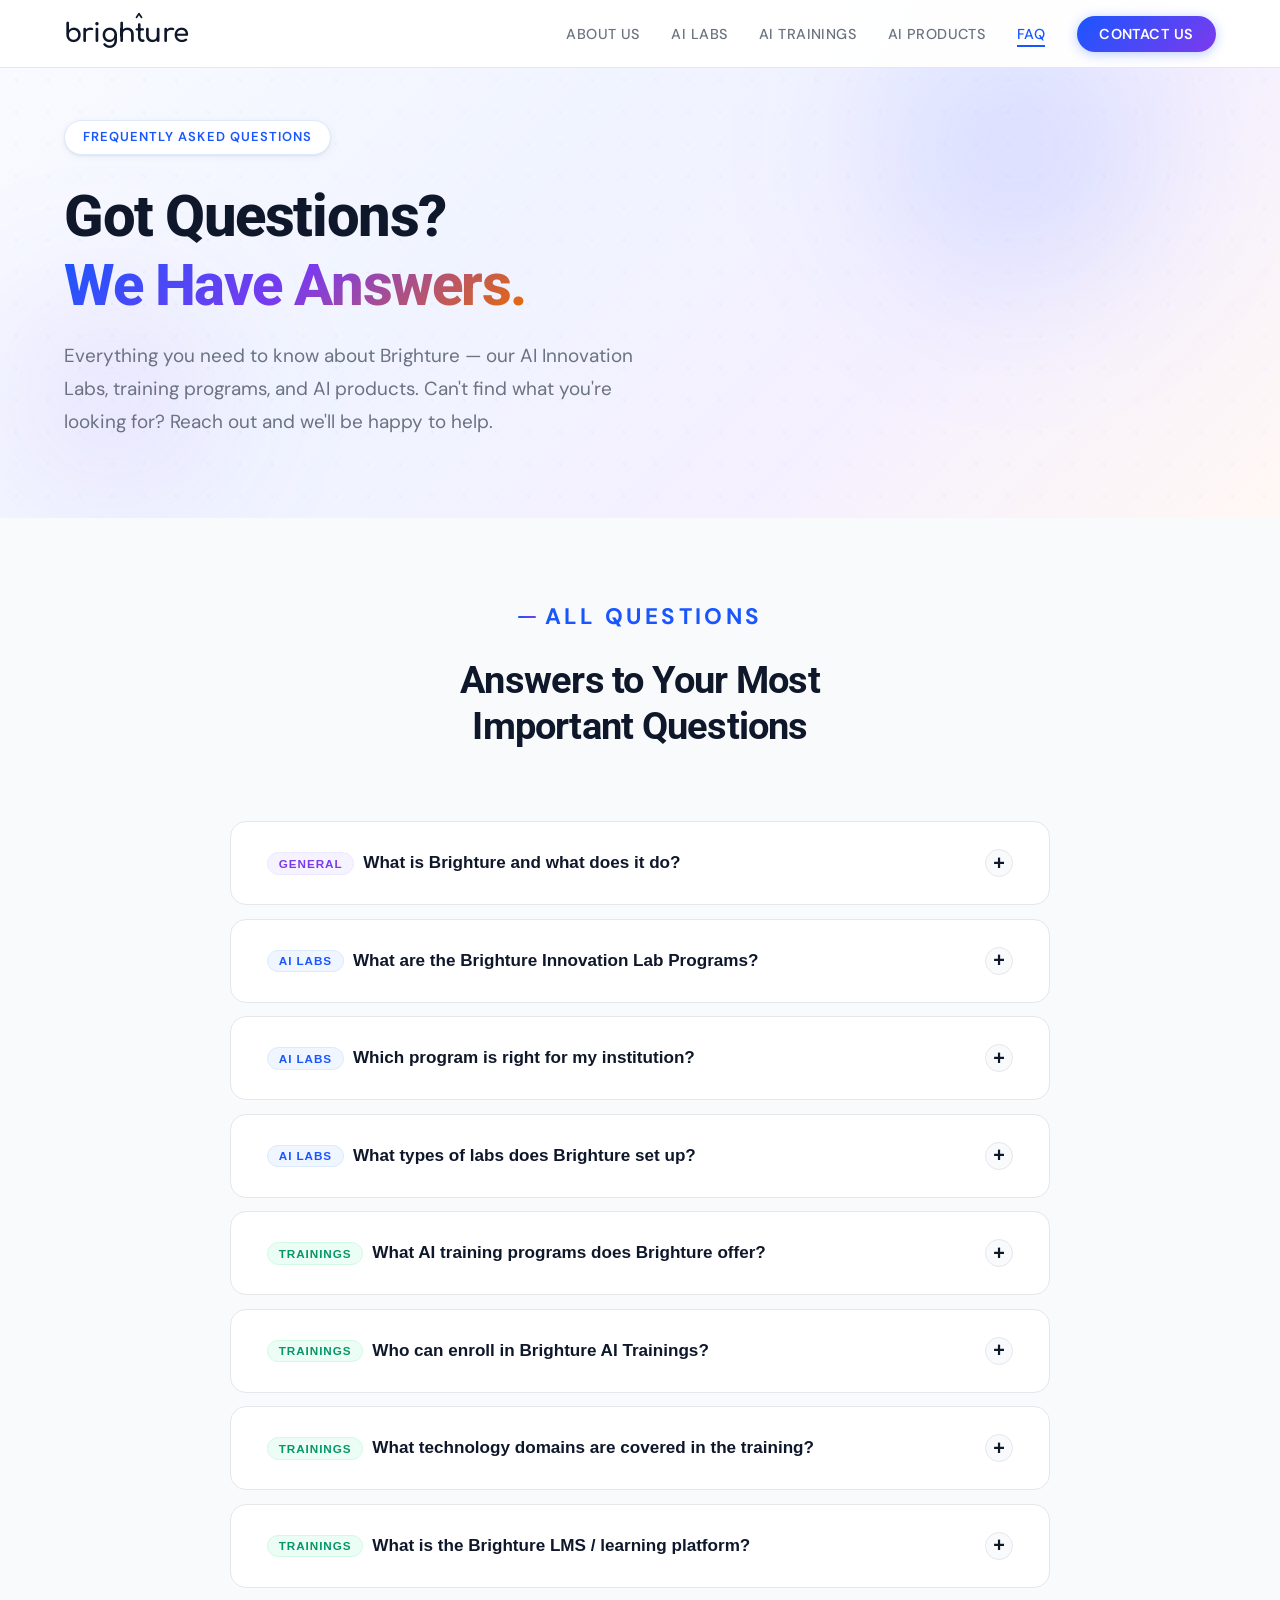
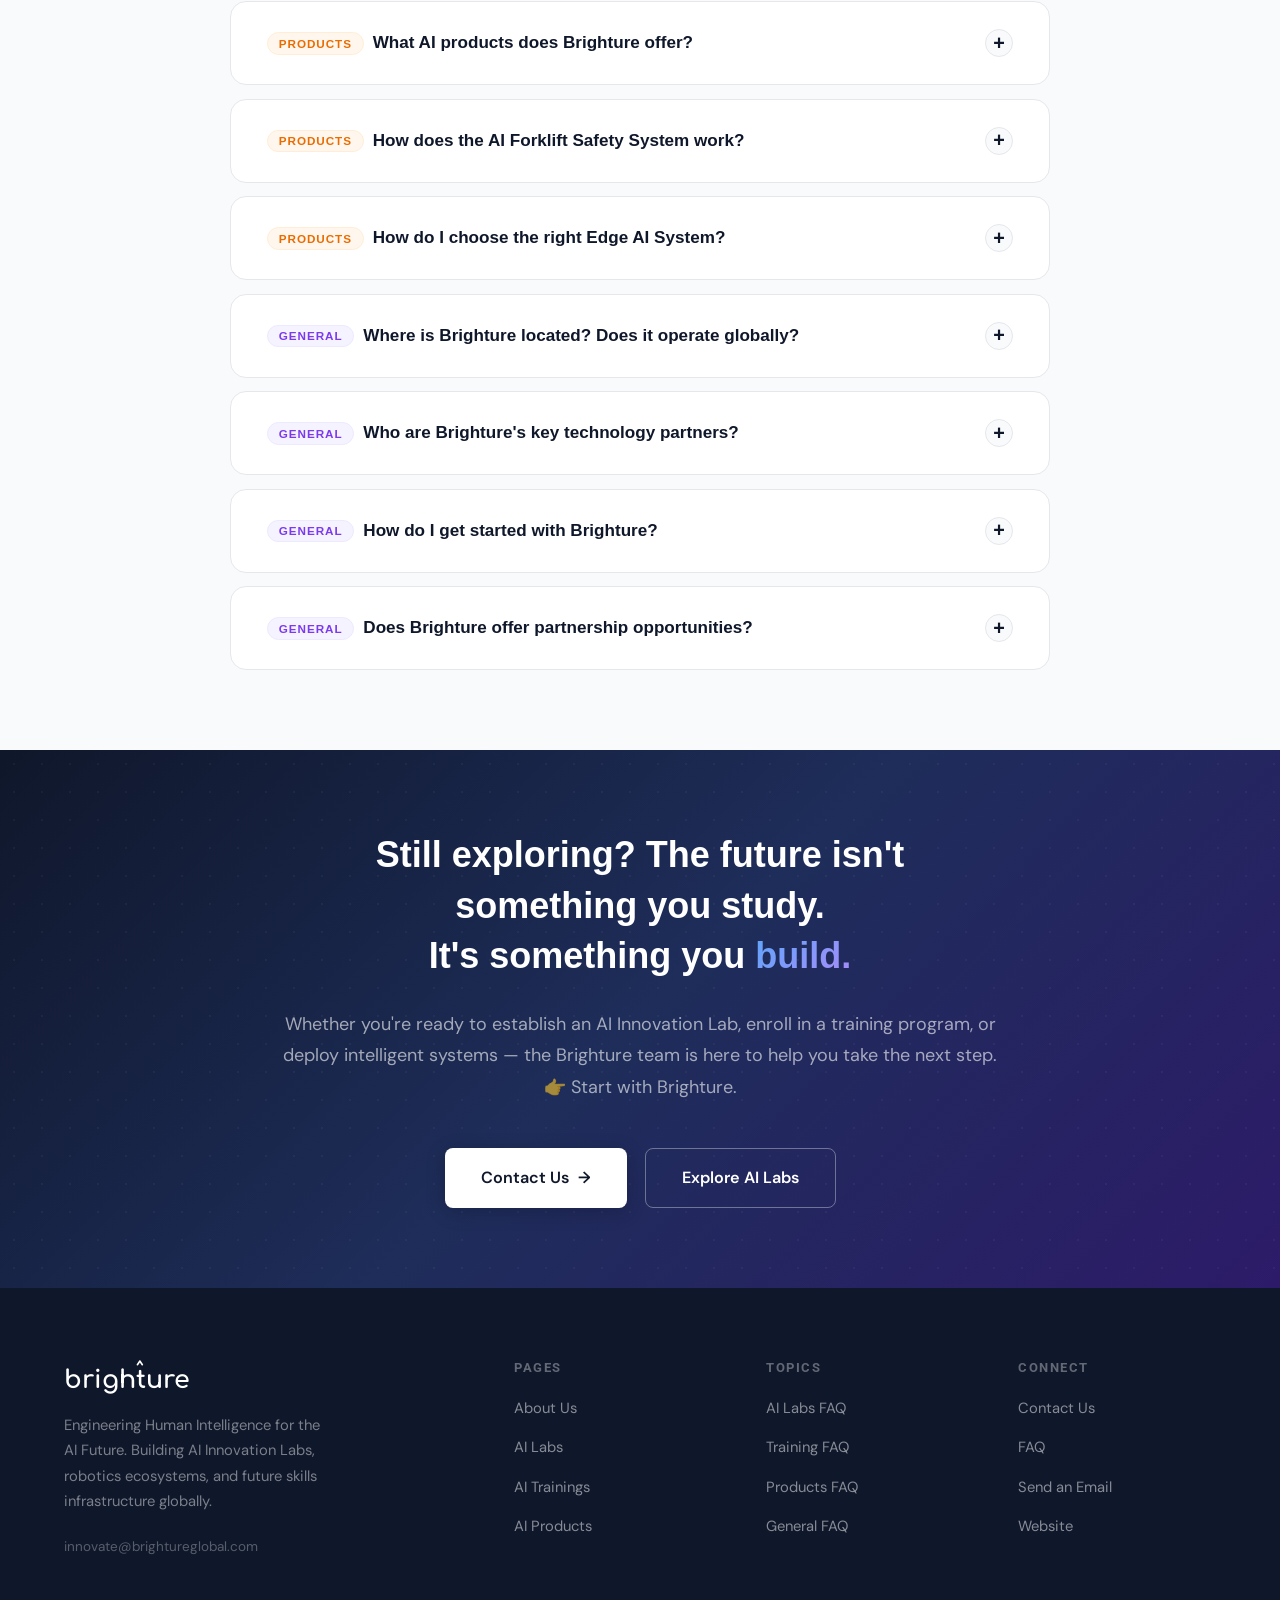
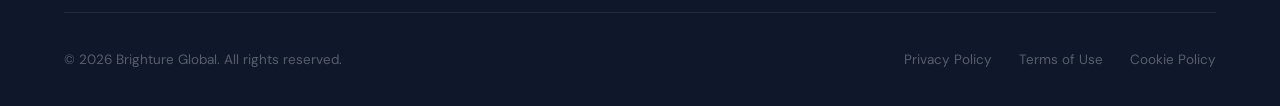
<file: faq.html>
<!DOCTYPE html>
<html lang="en">

<head>
  <meta charset="UTF-8">
  <meta name="viewport" content="width=device-width, initial-scale=1.0">
  <title>FAQ — Brighture Global Frequently Asked Questions</title>
  <meta name="description"
    content="Frequently asked questions about Brighture AI Innovation Labs, AI Trainings, AI Products, and global programs. Get answers to your questions about building AI ecosystems.">
  <meta name="keywords"
    content="Brighture FAQ, AI Labs FAQ, AI Training Questions, Brighture Programs, Innovation Lab Setup, AI Education Questions">
  <meta property="og:type" content="website">
  <meta property="og:title" content="FAQ — Brighture Global">
  <meta property="og:description"
    content="Everything you need to know about Brighture AI Innovation Labs, trainings, and products.">
  <meta name="robots" content="index, follow">
  <meta name="theme-color" content="#1a56ff">
  <link rel="icon" type="image/svg+xml" href="images/favIcon.svg">
  <link rel="canonical" href="https://www.brightureglobal.com/faq.html">
  <link rel="preconnect" href="https://fonts.googleapis.com">
  <link rel="preconnect" href="https://fonts.gstatic.com" crossorigin>
  <link
    href="https://fonts.googleapis.com/css2?family=Comfortaa:wght@700&family=Roboto:wght@400;500;700&family=DM+Sans:ital,wght@0,300;0,400;0,500;1,300&display=swap"
    rel="stylesheet">
  <link rel="stylesheet" href="shared.css">
  <style>
    /* ── FAQ SECTION ── */
    #faq-main {
      background: var(--bg-alt);
      padding: 80px 5%;
    }

    .faq-inner {
      max-width: 820px;
      margin: 0 auto;
    }

    .faq-header {
      text-align: center;
      margin-bottom: 4rem;
    }

    .faq-header .section-label {
      justify-content: center;
    }

    .faq-cats {
      display: flex;
      gap: 0.5rem;
      justify-content: center;
      flex-wrap: wrap;
      margin-bottom: 3rem;
    }

    .faq-cat-btn {
      font-family: 'DM Sans', sans-serif;
      font-size: 0.78rem;
      font-weight: 600;
      padding: 0.45rem 1.1rem;
      border-radius: 100px;
      border: 1.5px solid var(--border);
      background: white;
      color: var(--muted);
      cursor: pointer;
      transition: all 0.2s;
    }

    .faq-cat-btn.active,
    .faq-cat-btn:hover {
      background: var(--ink);
      color: white;
      border-color: var(--ink);
    }

    /* ── ACCORDION ── */
    .faq-list {
      display: flex;
      flex-direction: column;
      gap: 0.75rem;
    }

    .faq-item {
      background: white;
      border: 1.5px solid var(--border);
      border-radius: var(--radius);
      overflow: hidden;
      transition: border-color 0.2s, box-shadow 0.2s;
    }

    .faq-item.open {
      border-color: var(--blue-mid);
      box-shadow: var(--shadow);
    }

    .faq-q {
      width: 100%;
      text-align: left;
      padding: 1.5rem 2rem;
      display: flex;
      align-items: center;
      justify-content: space-between;
      gap: 1rem;
      background: none;
      border: none;
      cursor: pointer;
      font-family: 'Syne', sans-serif;
      font-size: 0.95rem;
      font-weight: 700;
      color: var(--ink);
      transition: background 0.2s;
    }

    .faq-q:hover {
      background: var(--bg-alt);
    }

    .faq-item.open .faq-q {
      background: var(--blue-xlight);
      color: var(--blue);
    }

    .faq-icon {
      width: 28px;
      height: 28px;
      border-radius: 50%;
      background: var(--bg-alt);
      border: 1.5px solid var(--border);
      display: flex;
      align-items: center;
      justify-content: center;
      font-size: 1.1rem;
      flex-shrink: 0;
      transition: transform 0.3s, background 0.2s, border-color 0.2s;
      line-height: 1;
    }

    .faq-item.open .faq-icon {
      transform: rotate(45deg);
      background: var(--blue);
      border-color: var(--blue);
      color: white;
    }

    .faq-a {
      max-height: 0;
      overflow: hidden;
      transition: max-height 0.4s cubic-bezier(0.4, 0, 0.2, 1), padding 0.3s;
    }

    .faq-a-inner {
      padding: 0 2rem 1.5rem;
      font-size: 0.9rem;
      color: var(--body);
      line-height: 1.8;
    }

    .faq-a-inner strong {
      color: var(--ink);
    }

    .faq-a-inner a {
      color: var(--blue);
      text-decoration: underline;
      text-underline-offset: 2px;
    }

    .faq-tag {
      display: inline-flex;
      align-items: center;
      gap: 0.3rem;
      font-size: 0.65rem;
      font-weight: 700;
      letter-spacing: 0.08em;
      text-transform: uppercase;
      border-radius: 100px;
      padding: 0.2rem 0.6rem;
      margin-right: 0.5rem;
      flex-shrink: 0;
    }

    .tag-labs {
      background: var(--blue-xlight);
      color: var(--blue);
      border: 1px solid var(--blue-light);
    }

    .tag-training {
      background: var(--green-xlight);
      color: var(--green);
      border: 1px solid var(--green-light);
    }

    .tag-products {
      background: var(--orange-xlight);
      color: var(--orange);
      border: 1px solid var(--orange-light);
    }

    .tag-general {
      background: var(--purple-xlight);
      color: var(--purple);
      border: 1px solid var(--purple-light);
    }

    /* ── CTA BOTTOM ── */
    #faq-cta {
      background: linear-gradient(135deg, var(--ink) 0%, #1e2d5a 50%, #2d1b69 100%);
      padding: 80px 5%;
      position: relative;
      overflow: hidden;
      text-align: center;
    }

    #faq-cta::before {
      content: '';
      position: absolute;
      inset: 0;
      background-image: radial-gradient(rgba(255, 255, 255, 0.04) 1px, transparent 1px);
      background-size: 28px 28px;
    }

    .faq-cta-inner {
      position: relative;
      z-index: 1;
      max-width: 720px;
      margin: 0 auto;
    }

    .faq-cta-quote {
      font-family: 'Syne', sans-serif;
      font-size: clamp(1.3rem, 3vw, 2rem);
      font-weight: 700;
      color: white;
      line-height: 1.4;
      margin-bottom: 1.5rem;
    }

    .faq-cta-quote .highlight {
      background: linear-gradient(135deg, #60a5fa, #a78bfa);
      -webkit-background-clip: text;
      -webkit-text-fill-color: transparent;
    }

    .faq-cta-sub {
      color: rgba(255, 255, 255, 0.6);
      font-size: 1rem;
      line-height: 1.75;
      margin-bottom: 2.5rem;
    }

    .faq-cta-actions {
      display: flex;
      gap: 1rem;
      justify-content: center;
      flex-wrap: wrap;
    }
  </style>
</head>

<body>

  <a href="#main-content" class="sr-only"
    style="position:absolute;left:-9999px;top:auto;width:1px;height:1px;overflow:hidden;">Skip to main content</a>

  <!-- NAV -->
  <nav id="navbar" role="navigation" aria-label="Main navigation">
    <a href="index.html" class="nav-logo">brigh<span class="logo-t">t</span>ure</a>
    <ul class="nav-links">
      <li><a href="index.html">About Us</a></li>
      <li><a href="ai-labs.html">AI Labs</a></li>
      <li><a href="ai-trainings.html">AI Trainings</a></li>
      <li><a href="ai-products.html">AI Products</a></li>
      <li><a href="faq.html" class="active" aria-current="page">FAQ</a></li>
      <li><a href="contact.html" class="nav-cta">Contact Us</a></li>
    </ul>
    <button class="hamburger" id="hamburger" onclick="toggleMobileNav()" aria-label="Toggle mobile menu"
      aria-expanded="false">
      <span></span><span></span><span></span>
    </button>
  </nav>
  <nav class="mobile-nav" id="mobileNav" aria-label="Mobile navigation">
    <a href="index.html">About Us</a>
    <a href="ai-labs.html">AI Labs</a>
    <a href="ai-trainings.html">AI Trainings</a>
    <a href="ai-products.html">AI Products</a>
    <a href="faq.html" class="active">FAQ</a>
    <a href="contact.html">Contact Us</a>
  </nav>

  <main id="main-content">

    <!-- PAGE HERO -->
    <div class="page-hero" aria-label="FAQ hero">
      <div class="page-hero-blob phb-1" aria-hidden="true"></div>
      <div class="page-hero-blob phb-2" aria-hidden="true"></div>
      <div class="page-hero-content">
        <div class="page-hero-badge">Frequently Asked Questions</div>
        <h1>Got Questions?<br><span class="gradient-text">We Have Answers.</span></h1>
        <p>Everything you need to know about Brighture — our AI Innovation Labs, training programs, and AI products.
          Can't find what you're looking for? Reach out and we'll be happy to help.</p>
      </div>
    </div>

    <!-- FAQ MAIN -->
    <section id="faq-main" aria-labelledby="faq-title">
      <div class="faq-inner">
        <div class="faq-header">
          <div class="section-label">All Questions</div>
          <h2 id="faq-title">Answers to Your Most<br>Important Questions</h2>
        </div>

        <div class="faq-list" role="list">

          <!-- Q1 -->
          <div class="faq-item reveal" role="listitem">
            <button class="faq-q" onclick="toggleFaq(this)" aria-expanded="false">
              <span><span class="faq-tag tag-general">General</span>What is Brighture and what does it do?</span>
              <span class="faq-icon" aria-hidden="true">+</span>
            </button>
            <div class="faq-a" role="region">
              <div class="faq-a-inner">Brighture is a <strong>global innovation platform</strong> that helps
                institutions and enterprises build AI Innovation Labs, robotics ecosystems, and future skills
                infrastructure. We design and deploy complete innovation environments — combining technology
                infrastructure, learning programs, and implementation support — to help schools, universities, research
                centers, and enterprises develop talent and technologies for the AI-driven future.</div>
            </div>
          </div>

          <!-- Q2 -->
          <div class="faq-item reveal" role="listitem">
            <button class="faq-q" onclick="toggleFaq(this)" aria-expanded="false">
              <span><span class="faq-tag tag-labs">AI Labs</span>What are the Brighture Innovation Lab Programs?</span>
              <span class="faq-icon" aria-hidden="true">+</span>
            </button>
            <div class="faq-a" role="region">
              <div class="faq-a-inner">Brighture offers <strong>four structured Innovation Lab Programs</strong>:
                <strong>Genesis</strong> — for early AI and robotics learning (schools and early university);
                <strong>Acceleration</strong> — for applied engineering and prototyping; <strong>Discovery</strong> —
                for advanced research and innovation (universities and research centers); and <strong>Nexus
                  Campus</strong> — a full institutional AI ecosystem for universities, enterprises, and government
                entities. Each program includes lab design, technology infrastructure, educator training, and learning
                frameworks.
              </div>
            </div>
          </div>

          <!-- Q3 -->
          <div class="faq-item reveal" role="listitem">
            <button class="faq-q" onclick="toggleFaq(this)" aria-expanded="false">
              <span><span class="faq-tag tag-labs">AI Labs</span>Which program is right for my institution?</span>
              <span class="faq-icon" aria-hidden="true">+</span>
            </button>
            <div class="faq-a" role="region">
              <div class="faq-a-inner">It depends on your goals and current stage. <strong>Genesis</strong> is ideal if
                you are just getting started with AI and robotics. <strong>Acceleration</strong> works well for
                institutions ready to build real-world applied projects. <strong>Discovery</strong> is for universities
                wanting cutting-edge research infrastructure. <strong>Nexus Campus</strong> is the most comprehensive
                option — spanning all labs and programs for full institutional transformation. Our team can guide you
                through the best fit based on your needs, budget, and goals. <a href="contact.html">Contact us</a> for a
                consultation.</div>
            </div>
          </div>

          <!-- Q4 -->
          <div class="faq-item reveal" role="listitem">
            <button class="faq-q" onclick="toggleFaq(this)" aria-expanded="false">
              <span><span class="faq-tag tag-labs">AI Labs</span>What types of labs does Brighture set up?</span>
              <span class="faq-icon" aria-hidden="true">+</span>
            </button>
            <div class="faq-a" role="region">
              <div class="faq-a-inner">Brighture designs and deploys <strong>six specialized innovation
                  environments</strong>: AI Innovation Lab, Robotics Innovation Lab, Embedded Systems Lab, Computer
                Vision Lab, Autonomous Systems Lab, and the Innovation Studio. Each lab serves a specific domain of
                intelligent technology, and different programs include different combinations of these labs based on the
                scope and goals of the institution.</div>
            </div>
          </div>

          <!-- Q5 -->
          <div class="faq-item reveal" role="listitem">
            <button class="faq-q" onclick="toggleFaq(this)" aria-expanded="false">
              <span><span class="faq-tag tag-training">Trainings</span>What AI training programs does Brighture
                offer?</span>
              <span class="faq-icon" aria-hidden="true">+</span>
            </button>
            <div class="faq-a" role="region">
              <div class="faq-a-inner">Brighture offers a <strong>4-level progressive AI training pathway</strong>.
                <strong>Level 1 — Explorer</strong> (foundation, block-based coding, basic robotics); <strong>Level 2 —
                  Builder</strong> (intermediate, Arduino, Raspberry Pi, functional apps); <strong>Level 3 —
                  Innovator</strong> (advanced, autonomous systems, AI-integrated apps); <strong>Level 4 — AI
                  Specialist</strong> (professional, industrial AI, edge computing, research). Each level spans five
                domains: Robotics, IoT, Drone Technology, VR/AR, and Android App Development.
              </div>
            </div>
          </div>

          <!-- Q6 -->
          <div class="faq-item reveal" role="listitem">
            <button class="faq-q" onclick="toggleFaq(this)" aria-expanded="false">
              <span><span class="faq-tag tag-training">Trainings</span>Who can enroll in Brighture AI Trainings?</span>
              <span class="faq-icon" aria-hidden="true">+</span>
            </button>
            <div class="faq-a" role="region">
              <div class="faq-a-inner">Brighture trainings are designed as an <strong>age-based progressive learning
                  journey</strong>, making them suitable for school students, university students, educators, and
                professionals at different stages. The programs are structured so that <strong>no prior experience is
                  required</strong> at Level 1 — learners start from the very basics and advance through the pathway
                progressively. Institutions can integrate these programs into their curriculum or deliver them as
                extracurricular innovation programs.</div>
            </div>
          </div>

          <!-- Q7 -->
          <div class="faq-item reveal" role="listitem">
            <button class="faq-q" onclick="toggleFaq(this)" aria-expanded="false">
              <span><span class="faq-tag tag-training">Trainings</span>What technology domains are covered in the
                training?</span>
              <span class="faq-icon" aria-hidden="true">+</span>
            </button>
            <div class="faq-a" role="region">
              <div class="faq-a-inner">The training spans <strong>five technology domains</strong> across all four
                levels: <strong>Robotics</strong> (from basic circuits to multi-agent industrial robots),
                <strong>IoT</strong> (from smart home concepts to edge AI and industrial IoT), <strong>Drone
                  Technology</strong> (from basic flight to autonomous navigation and AI mapping),
                <strong>VR/AR</strong> (from interactive storytelling to digital twin simulation environments), and
                <strong>Android App Development</strong> (from visual app creation to AI-integrated mobile
                applications). Every level adds depth and complexity within each domain.
              </div>
            </div>
          </div>

          <!-- Q8 -->
          <div class="faq-item reveal" role="listitem">
            <button class="faq-q" onclick="toggleFaq(this)" aria-expanded="false">
              <span><span class="faq-tag tag-training">Trainings</span>What is the Brighture LMS / learning
                platform?</span>
              <span class="faq-icon" aria-hidden="true">+</span>
            </button>
            <div class="faq-a" role="region">
              <div class="faq-a-inner">The <strong>Brighture LMS</strong> is an AI-first digital learning environment
                powered by SPARKY (SP Robotics Works). It delivers adaptive, personalized learning by analyzing each
                learner's progress and dynamically adjusting content, difficulty, and pace. The platform includes
                hands-on video learning, real-world use cases, AI-driven learning pathways, community features, and
                industry-aligned assessments. It covers the full future-tech curriculum stack — from Scratch to advanced
                AI systems.</div>
            </div>
          </div>

          <!-- Q9 -->
          <div class="faq-item reveal" role="listitem">
            <button class="faq-q" onclick="toggleFaq(this)" aria-expanded="false">
              <span><span class="faq-tag tag-products">Products</span>What AI products does Brighture offer?</span>
              <span class="faq-icon" aria-hidden="true">+</span>
            </button>
            <div class="faq-a" role="region">
              <div class="faq-a-inner">Brighture offers two AI product lines. The <strong>Physical AI Platform</strong>
                includes an AI Forklift Safety System — a range of six products using computer vision and edge AI to
                improve safety in industrial operations (warehousing, manufacturing, ports, distribution centers). The
                <strong>Edge AI Systems</strong> are five tiers of modular AI compute hardware — Lite, Core, Prime, Pro,
                and Ultra — designed for robotics, computer vision, autonomous systems, and AI development from
                classrooms to industrial deployments.
              </div>
            </div>
          </div>

          <!-- Q10 -->
          <div class="faq-item reveal" role="listitem">
            <button class="faq-q" onclick="toggleFaq(this)" aria-expanded="false">
              <span><span class="faq-tag tag-products">Products</span>How does the AI Forklift Safety System
                work?</span>
              <span class="faq-icon" aria-hidden="true">+</span>
            </button>
            <div class="faq-a" role="region">
              <div class="faq-a-inner">The AI Forklift Safety System uses <strong>computer vision and edge AI
                  processing</strong> to detect pedestrians and obstacles in real time. Cameras mounted on the forklift
                feed live video to an onboard AI system that identifies hazards and triggers <strong>visual and audio
                  alerts</strong> — and in advanced models, automatic braking. The system improves operator awareness,
                reduces blind spots, and helps prevent workplace accidents. It can be <strong>retrofitted to existing
                  forklifts</strong> without dismantling or major modifications.</div>
            </div>
          </div>

          <!-- Q11 -->
          <div class="faq-item reveal" role="listitem">
            <button class="faq-q" onclick="toggleFaq(this)" aria-expanded="false">
              <span><span class="faq-tag tag-products">Products</span>How do I choose the right Edge AI System?</span>
              <span class="faq-icon" aria-hidden="true">+</span>
            </button>
            <div class="faq-a" role="region">
              <div class="faq-a-inner">Choose based on your application needs. <strong>Lite and Core</strong> are best
                for education, beginners, and foundational AI learning. <strong>Prime</strong> bridges learning and
                deployment — ideal for innovation programs and applied prototyping. <strong>Pro</strong> supports
                advanced AI labs, computer vision, and university-level research. <strong>Ultra</strong> delivers
                flagship AI compute for autonomous systems, industrial AI, and large-scale research deployments. All
                systems run Linux and Windows, support IoT and sensors, and include WiFi 6 + Ethernet connectivity.
              </div>
            </div>
          </div>

          <!-- Q12 -->
          <div class="faq-item reveal" role="listitem">
            <button class="faq-q" onclick="toggleFaq(this)" aria-expanded="false">
              <span><span class="faq-tag tag-general">General</span>Where is Brighture located? Does it operate
                globally?</span>
              <span class="faq-icon" aria-hidden="true">+</span>
            </button>
            <div class="faq-a" role="region">
              <div class="faq-a-inner">Brighture operates through a <strong>growing international network</strong> with
                presence in four regions: <strong>Bengaluru, India</strong> (South Asia Innovation Hub), <strong>Dubai,
                  UAE</strong> (Middle East and Gulf Region), <strong>London, UK</strong> (Europe and UK Operations),
                and <strong>Texas, USA</strong> (Americas Innovation Center). This network enables Brighture to support
                institutions across multiple continents and collaborate with schools, universities, enterprises, and
                government organizations worldwide.</div>
            </div>
          </div>

          <!-- Q13 -->
          <div class="faq-item reveal" role="listitem">
            <button class="faq-q" onclick="toggleFaq(this)" aria-expanded="false">
              <span><span class="faq-tag tag-general">General</span>Who are Brighture's key technology partners?</span>
              <span class="faq-icon" aria-hidden="true">+</span>
            </button>
            <div class="faq-a" role="region">
              <div class="faq-a-inner">Brighture's training ecosystem is supported by key technology partnerships
                including <strong>Unity</strong> (3D, VR/AR, and digital twin environments), <strong>DJI</strong> (drone
                technology platforms across all training levels), and <strong>SP Robotics Works (SPARKY)</strong> (the
                AI learning platform powering the Brighture LMS). These partnerships ensure that Brighture programs use
                industry-standard tools that are globally recognized and relevant to real technology careers.</div>
            </div>
          </div>

          <!-- Q14 -->
          <div class="faq-item reveal" role="listitem">
            <button class="faq-q" onclick="toggleFaq(this)" aria-expanded="false">
              <span><span class="faq-tag tag-general">General</span>How do I get started with Brighture?</span>
              <span class="faq-icon" aria-hidden="true">+</span>
            </button>
            <div class="faq-a" role="region">
              <div class="faq-a-inner">The easiest way to get started is to <strong><a href="contact.html">reach out to
                    our team</a></strong> through the Contact Us page. Share your institution's goals, size, and areas
                of interest — and our team will guide you through the most suitable Innovation Lab program, training
                pathway, or AI product for your specific needs. We offer consultations for institutions at any stage —
                whether you are exploring AI education for the first time or planning to establish a full innovation
                campus.</div>
            </div>
          </div>

          <!-- Q15 -->
          <div class="faq-item reveal" role="listitem">
            <button class="faq-q" onclick="toggleFaq(this)" aria-expanded="false">
              <span><span class="faq-tag tag-general">General</span>Does Brighture offer partnership
                opportunities?</span>
              <span class="faq-icon" aria-hidden="true">+</span>
            </button>
            <div class="faq-a" role="region">
              <div class="faq-a-inner">Yes. Brighture actively collaborates with <strong>educational institutions,
                  government ministries, research centers, and corporate innovation labs</strong> through partnership
                programs. Partnership opportunities include co-developing innovation ecosystems, integrating Brighture
                programs into institutional curriculum, establishing regional technology hubs, and collaborating on AI
                research and innovation challenges. To explore a partnership, please <a href="contact.html">contact our
                  team directly</a>.</div>
            </div>
          </div>

        </div>
      </div>
    </section>

    <!-- CTA -->
    <section id="faq-cta" aria-label="Final call to action">
      <div class="faq-cta-inner reveal">
        <div class="faq-cta-quote">
          Still exploring? The future isn't something you study.<br>
          It's something you <span class="highlight">build.</span>
        </div>
        <p class="faq-cta-sub">Whether you're ready to establish an AI Innovation Lab, enroll in a training program, or
          deploy intelligent systems — the Brighture team is here to help you take the next step. 👉 Start with
          Brighture.</p>
        <div class="faq-cta-actions">
          <a href="contact.html" class="cta-btn-white">Contact Us</a>
          <a href="ai-labs.html" class="cta-btn-ghost">Explore AI Labs</a>
        </div>
      </div>
    </section>

  </main>

  <!-- FOOTER -->
  <footer role="contentinfo">
    <div class="footer-grid">
      <div class="footer-brand">
        <a href="index.html" class="footer-brand-logo">brigh<span class="logo-t">t</span>ure</a>
        <p>Engineering Human Intelligence for the AI Future. Building AI Innovation Labs, robotics ecosystems, and
          future skills infrastructure globally.</p>
        <div style="margin-top:1.25rem;font-size:0.75rem;color:rgba(255,255,255,0.3);">innovate@brightureglobal.com
        </div>
      </div>
      <div class="footer-col">
        <h4>Pages</h4>
        <ul>
          <li><a href="index.html">About Us</a></li>
          <li><a href="ai-labs.html">AI Labs</a></li>
          <li><a href="ai-trainings.html">AI Trainings</a></li>
          <li><a href="ai-products.html">AI Products</a></li>
        </ul>
      </div>
      <div class="footer-col">
        <h4>Topics</h4>
        <ul>
          <li><a href="#faq-main">AI Labs FAQ</a></li>
          <li><a href="#faq-main">Training FAQ</a></li>
          <li><a href="#faq-main">Products FAQ</a></li>
          <li><a href="#faq-main">General FAQ</a></li>
        </ul>
      </div>
      <div class="footer-col">
        <h4>Connect</h4>
        <ul>
          <li><a href="contact.html">Contact Us</a></li>
          <li><a href="faq.html">FAQ</a></li>
          <li><a href="mailto:innovate@brightureglobal.com">Send an Email</a></li>
          <li><a href="https://www.brightureglobal.com" target="_blank" rel="noopener">Website</a></li>
        </ul>
      </div>
    </div>
    <div class="footer-bottom">
      <p>© 2026 Brighture Global. All rights reserved.</p>
      <div class="footer-legal"><a href="#">Privacy Policy</a><a href="#">Terms of Use</a><a href="#">Cookie Policy</a>
      </div>
    </div>
  </footer>

  <script src="shared.js" defer></script>
  <script>
    function toggleFaq(btn) {
      const item = btn.closest('.faq-item');
      const answer = item.querySelector('.faq-a');
      const isOpen = item.classList.contains('open');
      // Close all
      document.querySelectorAll('.faq-item.open').forEach(el => {
        el.classList.remove('open');
        el.querySelector('.faq-a').style.maxHeight = '0';
        el.querySelector('.faq-q').setAttribute('aria-expanded', 'false');
      });
      if (!isOpen) {
        item.classList.add('open');
        answer.style.maxHeight = answer.scrollHeight + 'px';
        btn.setAttribute('aria-expanded', 'true');
      }
    }
  </script>
</body>

</html>
</file>
<file: shared.css>
/* ============================================================
   BRIGHTURE GLOBAL — SHARED STYLESHEET
   W3C Compliant | Mobile-First | WCAG AA Accessible
   ============================================================ */

:root {
  --blue: #1a56ff;
  --blue-dark: #0a3bcc;
  --blue-mid: #3b82f6;
  --blue-light: #dbeafe;
  --blue-xlight: #eff6ff;
  --purple: #7c3aed;
  --purple-mid: #a855f7;
  --purple-light: #ede9fe;
  --purple-xlight: #f5f3ff;
  --orange: #ea6c00;
  --orange-mid: #f97316;
  --orange-light: #ffedd5;
  --orange-xlight: #fff7ed;
  --green: #059669;
  --green-mid: #10b981;
  --green-light: #d1fae5;
  --green-xlight: #ecfdf5;
  --amber: #d97706;
  --amber-mid: #f59e0b;
  --amber-light: #fde68a;
  --amber-xlight: #fffbeb;
  --ink: #0f172a;
  --body: #374151;
  --muted: #6b7280;
  --light: #94a3b8;
  --border: #e5e7eb;
  --border-mid: #d1d5db;
  --bg: #ffffff;
  --bg-alt: #f9fafb;
  --bg-alt2: #f3f4f6;
  --shadow-sm:
    0 1px 2px rgba(15, 23, 42, 0.06), 0 2px 8px rgba(15, 23, 42, 0.05);
  --shadow: 0 2px 8px rgba(15, 23, 42, 0.07), 0 8px 24px rgba(15, 23, 42, 0.06);
  --shadow-lg:
    0 4px 16px rgba(15, 23, 42, 0.09), 0 16px 48px rgba(15, 23, 42, 0.08);
  --radius: 16px;
  --radius-sm: 8px;
  --radius-lg: 24px;
}
*,
*::before,
*::after {
  margin: 0;
  padding: 0;
  box-sizing: border-box;
}
html {
  scroll-behavior: smooth;
  font-size: 18px;
  -webkit-text-size-adjust: 100%;
}
body {
  font-family: "DM Sans", sans-serif;
  background: var(--bg);
  color: var(--body);
  overflow-x: hidden;
  line-height: 1.6;
}
img {
  max-width: 100%;
  height: auto;
  display: block;
}
a {
  color: inherit;
  text-decoration: none;
}
ul {
  list-style: none;
}
button,
.btn-primary,
.btn-secondary,
.btn-outline,
input,
select,
textarea {
  font-family: "DM Sans", sans-serif;
  cursor: pointer;
  border: none;
  background: none;
}

/* ── TYPOGRAPHY ── */
h1,
h2,
h3,
h4,
h5 {
  font-family: "Roboto", sans-serif;
  color: var(--ink);
  line-height: 1.2;
}
h1 {
  font-size: clamp(1.78rem, 4.5vw, 3.56rem);
  font-weight: 800;
  letter-spacing: -0.025em;
}
h2 {
  font-size: clamp(1.6rem, 3vw, 2.5rem);
  font-weight: 700;
  letter-spacing: -0.02em;
}
h3 {
  font-size: 1rem;
  font-weight: 700;
}

/* ── NAVIGATION ── */
#navbar {
  position: fixed;
  top: 0;
  left: 0;
  right: 0;
  z-index: 900;
  padding: 0 5%;
  display: flex;
  align-items: center;
  justify-content: space-between;
  height: 68px;
  background: rgba(255, 255, 255, 0.95);
  backdrop-filter: blur(20px);
  -webkit-backdrop-filter: blur(20px);
  border-bottom: 1px solid var(--border);
  transition: box-shadow 0.3s;
}
#navbar.scrolled {
  box-shadow: var(--shadow);
}
.nav-logo {
  font-family: "Comfortaa", sans-serif;
  font-size: 1.45rem;
  font-weight: 800;
  letter-spacing: -0.03em;
  color: var(--ink);
  text-decoration: none;
  transition: opacity 0.2s;
}
.nav-logo:hover {
  opacity: 0.8;
}
.logo-t {
  position: relative;
  display: inline-block;
}
.logo-t::before {
  content: "^";
  position: absolute;
  left: 41%;
  transform: translateX(-50%);
  top: 0;
  margin-bottom: 4px;
  font-size: 0.65em;
  line-height: 1;
  font-family: inherit;
  font-weight: inherit;
  color: inherit;
}
.nav-links {
  display: flex;
  gap: 1.75rem;
  align-items: center;
}
.nav-links a {
  font-size: 0.8rem;
  font-weight: 500;
  color: var(--muted);
  text-decoration: none;
  letter-spacing: 0.03em;
  text-transform: uppercase;
  transition: color 0.2s;
  padding-bottom: 2px;
  border-bottom: 2px solid transparent;
  transition:
    color 0.2s,
    border-color 0.2s;
}
.nav-links a:hover {
  color: var(--blue);
}
.nav-links a.active {
  color: var(--blue);
  border-bottom-color: var(--blue);
}
.nav-cta {
  background: linear-gradient(135deg, var(--blue), var(--purple)) !important;
  color: #fff !important;
  padding: 0.5rem 1.25rem !important;
  border-radius: 100px !important;
  font-size: 0.8rem !important;
  font-weight: 600 !important;
  box-shadow: 0 2px 12px rgba(26, 86, 255, 0.3) !important;
  border-bottom: none !important;
  transition:
    opacity 0.2s,
    transform 0.2s !important;
}
.nav-cta:hover {
  opacity: 0.9 !important;
  transform: translateY(-1px) !important;
}
.hamburger {
  display: none;
  flex-direction: column;
  gap: 5px;
  cursor: pointer;
  padding: 4px;
}
.hamburger span {
  display: block;
  width: 24px;
  height: 2px;
  background: var(--ink);
  border-radius: 2px;
  transition: all 0.3s;
}
.mobile-nav {
  display: none;
  position: fixed;
  top: 68px;
  left: 0;
  right: 0;
  background: rgba(255, 255, 255, 0.95);
  backdrop-filter: blur(20px);
  -webkit-backdrop-filter: blur(20px);
  border-bottom: 1px solid var(--border);
  z-index: 800;
  padding: 1.5rem 5%;
  flex-direction: column;
  gap: 0;
  box-shadow: var(--shadow);
}
.mobile-nav.open {
  display: flex;
}
.mobile-nav a {
  font-size: 0.9rem;
  color: var(--body);
  text-decoration: none;
  padding: 0.875rem 0;
  border-bottom: 1px solid var(--border);
  font-weight: 500;
  transition: color 0.2s;
}
.mobile-nav a:hover,
.mobile-nav a.active {
  color: var(--blue);
}
.mobile-nav a:last-child {
  border-bottom: none;
}
/* ── SECTION BASE ── */
section {
  padding: 100px 5%;
  position: relative;
}
.section-label {
  display: inline-flex;
  align-items: center;
  gap: 0.5rem;
  font-size: 1.25rem;
  font-weight: 700;
  letter-spacing: 0.15em;
  text-transform: uppercase;
  color: var(--blue);
  margin-bottom: 1.25rem;
}
.section-label::before {
  content: "";
  width: 18px;
  height: 2px;
  background: linear-gradient(90deg, var(--blue), var(--purple));
  border-radius: 2px;
}
.section-title {
  margin-bottom: 1.25rem;
}
.section-desc {
  font-size: 1rem;
  color: var(--muted);
  line-height: 1.75;
  max-width: 580px;
}

/* ── BUTTONS ── */
.btn-primary {
  display: inline-flex;
  align-items: center;
  gap: 0.5rem;
  background: linear-gradient(135deg, var(--blue), var(--purple));
  color: #fff;
  font-family: "DM Sans", sans-serif;
  font-size: 0.9rem;
  font-weight: 600;
  padding: 0.875rem 2rem;
  border-radius: var(--radius-sm);
  text-decoration: none;
  border: none;
  cursor: pointer;
  transition:
    transform 0.2s,
    box-shadow 0.2s;
  box-shadow: 0 4px 20px rgba(26, 86, 255, 0.35);
}
.btn-primary:hover {
  transform: translateY(-2px);
  box-shadow: 0 8px 32px rgba(26, 86, 255, 0.45);
}
.btn-secondary {
  display: inline-flex;
  align-items: center;
  gap: 0.5rem;
  background: white;
  color: var(--ink);
  font-family: "DM Sans", sans-serif;
  font-size: 0.9rem;
  font-weight: 500;
  padding: 0.875rem 2rem;
  border-radius: var(--radius-sm);
  text-decoration: none;
  border: 1.5px solid var(--border-mid);
  cursor: pointer;
  transition: all 0.2s;
  box-shadow: var(--shadow-sm);
}
.btn-secondary:hover {
  border-color: var(--blue);
  color: var(--blue);
  box-shadow: var(--shadow);
}
.btn-outline {
  display: inline-flex;
  align-items: center;
  gap: 0.5rem;
  background: transparent;
  color: var(--blue);
  font-family: "DM Sans", sans-serif;
  font-size: 0.9rem;
  font-weight: 600;
  padding: 0.8rem 1.75rem;
  border-radius: var(--radius-sm);
  text-decoration: none;
  border: 2px solid var(--blue);
  cursor: pointer;
  transition: all 0.2s;
}
.btn-outline:hover {
  background: var(--blue);
  color: white;
}

/* ── GRADIENT TEXT ── */
.gradient-text {
  background: linear-gradient(
    135deg,
    var(--blue) 0%,
    var(--purple) 50%,
    var(--orange) 100%
  );
  -webkit-background-clip: text;
  -webkit-text-fill-color: transparent;
  background-clip: text;
}

/* ── SCROLL REVEAL ── */
.reveal {
  opacity: 0;
  transform: translateY(28px);
  transition:
    opacity 0.7s ease,
    transform 0.7s ease;
}
.reveal.visible {
  opacity: 1;
  transform: none;
}
.reveal-delay-1 {
  transition-delay: 0.1s;
}
.reveal-delay-2 {
  transition-delay: 0.2s;
}
.reveal-delay-3 {
  transition-delay: 0.3s;
}
.reveal-delay-4 {
  transition-delay: 0.4s;
}

/* ── PAGE HERO (inner pages) ── */
.page-hero {
  min-height: 42vh;
  display: flex;
  align-items: center;
  flex-wrap: wrap;
  gap: 3rem;
  padding: 120px 5% 80px;
  position: relative;
  overflow: hidden;
  background: linear-gradient(
    135deg,
    #fafbff 0%,
    #f0f4ff 40%,
    #f5f0ff 70%,
    #fff8f4 100%
  );
}
.hero-split {
  justify-content: space-between;
  gap: 4rem;
  padding: 90px 5% 70px;
}
.page-hero::before {
  content: "";
  position: absolute;
  inset: 0;
  background-image: radial-gradient(
    rgba(26, 86, 255, 0.065) 1px,
    transparent 1px
  );
  background-size: 32px 32px;
  pointer-events: none;
}
.page-hero-blob {
  position: absolute;
  border-radius: 50%;
  filter: blur(70px);
  pointer-events: none;
}
.phb-1 {
  width: 400px;
  height: 400px;
  background: radial-gradient(circle, rgba(26, 86, 255, 0.18), transparent 70%);
  top: -10%;
  right: 5%;
}
.phb-2 {
  width: 300px;
  height: 300px;
  background: radial-gradient(
    circle,
    rgba(124, 58, 237, 0.14),
    transparent 70%
  );
  bottom: -5%;
  left: -3%;
}
.page-hero-content {
  position: relative;
  z-index: 2;
  flex: 1;
  min-width: 300px;
}
.page-hero-badge {
  display: inline-flex;
  align-items: center;
  gap: 0.5rem;
  background: white;
  border: 1px solid var(--blue-light);
  border-radius: 100px;
  padding: 0.35rem 1rem;
  font-size: 0.72rem;
  font-weight: 600;
  color: var(--blue);
  letter-spacing: 0.08em;
  text-transform: uppercase;
  margin-bottom: 1.5rem;
  box-shadow: var(--shadow-sm);
}
.page-hero h1 {
  margin-bottom: 1rem;
}
.page-hero p {
  font-size: 1.05rem;
  color: var(--muted);
  line-height: 1.75;
  max-width: 600px;
}

/* ── PAGE HERO IMAGE COLUMN ── */
.page-hero-image {
  flex: 1;
  min-width: 320px;
  display: flex;
  align-items: center;
  justify-content: center;
  position: relative;
  z-index: 2;
}

/* ── STANDARD IMAGE SCALE ── */
/* Hero images — large, prominent */
.img-hero {
  max-width: 440px;
  width: 100%;
  height: auto;
  border-radius: 16px;
  box-shadow: 0 20px 60px rgba(26, 86, 255, 0.13);
}

/* Section detail images — medium */
.img-section {
  max-width: 340px;
  width: 100%;
  height: auto;
  border-radius: 16px;
  box-shadow: 0 10px 32px rgba(26, 86, 255, 0.1);
}

/* Section image column container */
.img-col {
  flex: 1;
  min-width: 260px;
  display: flex;
  align-items: center;
  justify-content: center;
}

/* ── STATS STRIP ── */
.stats-strip {
  background: white;
  border-top: 1px solid var(--border);
  border-bottom: 1px solid var(--border);
  padding: 2.5rem 5%;
  display: grid;
  grid-template-columns: repeat(4, 1fr);
  gap: 2rem;
}
.stat-item {
  text-align: center;
}
.stat-num {
  font-family: "Roboto", sans-serif;
  font-size: 2.5rem;
  font-weight: 800;
  background: linear-gradient(135deg, var(--blue), var(--purple));
  -webkit-background-clip: text;
  -webkit-text-fill-color: transparent;
  line-height: 1;
  margin-bottom: 0.4rem;
}
.stat-label {
  font-size: 0.78rem;
  color: var(--muted);
  text-transform: uppercase;
  letter-spacing: 0.08em;
  font-weight: 500;
}

/* ── PILLAR CARDS ── */
.pillars-grid {
  display: grid;
  grid-template-columns: repeat(4, 1fr);
  gap: 1.5rem;
}
.pillar-card {
  background: var(--bg-alt);
  border: 1px solid var(--border);
  border-radius: var(--radius);
  padding: 2rem 1.5rem;
  position: relative;
  overflow: hidden;
  transition:
    transform 0.3s,
    box-shadow 0.3s,
    border-color 0.3s;
}
.pillar-card::before {
  content: "";
  position: absolute;
  top: 0;
  left: 0;
  right: 0;
  height: 3px;
  border-radius: 3px 3px 0 0;
  transform: scaleX(0);
  transform-origin: left;
  transition: transform 0.3s;
}
.pc-1::before {
  background: linear-gradient(90deg, var(--blue), var(--blue-mid));
}
.pc-2::before {
  background: linear-gradient(90deg, var(--purple), var(--purple-mid));
}
.pc-3::before {
  background: linear-gradient(90deg, var(--orange), var(--orange-mid));
}
.pc-4::before {
  background: linear-gradient(90deg, var(--blue), var(--purple));
}
.pillar-card:hover {
  transform: translateY(-4px);
  box-shadow: var(--shadow-lg);
  border-color: var(--border-mid);
}
.pillar-card:hover::before {
  transform: scaleX(1);
}
.pillar-num {
  font-family: "Roboto", sans-serif;
  font-size: 3rem;
  font-weight: 800;
  color: rgba(26, 86, 255, 0.07);
  line-height: 1;
  margin-bottom: 1rem;
}
.pillar-icon {
  width: 72px;
  height: 72px;
  border-radius: 16px;
  display: flex;
  align-items: center;
  justify-content: center;
  font-size: 2.2rem;
  margin-bottom: 1.25rem;
}
.pi-1 {
  background: var(--blue-xlight);
}
.pi-2 {
  background: var(--purple-xlight);
}
.pi-3 {
  background: var(--orange-xlight);
}
.pi-4 {
  background: linear-gradient(135deg, var(--blue-xlight), var(--purple-xlight));
}
.pillar-card h3 {
  font-size: 0.95rem;
  margin-bottom: 0.6rem;
}
.pillar-card p {
  font-size: 0.8rem;
  color: var(--muted);
  line-height: 1.6;
  margin-bottom: 1rem;
}
.pillar-list li {
  font-size: 0.77rem;
  color: var(--body);
  padding: 0.2rem 0 0.2rem 1rem;
  position: relative;
}
.pillar-list li::before {
  content: "→";
  position: absolute;
  left: 0;
  font-size: 0.65rem;
}
.pc-1 .pillar-list li::before {
  color: var(--blue);
}
.pc-2 .pillar-list li::before {
  color: var(--purple);
}
.pc-3 .pillar-list li::before {
  color: var(--orange);
}
.pc-4 .pillar-list li::before {
  color: var(--purple);
}

/* ── LAB CARDS ── */
.labs-grid {
  display: grid;
  grid-template-columns: repeat(3, 1fr);
  gap: 1.5rem;
}
.lab-card {
  background: white;
  border: 1px solid var(--border);
  border-radius: var(--radius);
  padding: 2rem;
  position: relative;
  overflow: hidden;
  transition: all 0.3s;
}
.lab-card:hover {
  transform: translateY(-3px);
  box-shadow: var(--shadow-lg);
  border-color: var(--border-mid);
}
.lab-emoji {
  font-size: 2rem;
  margin-bottom: 1.25rem;
  display: block;
}
.lab-card h3 {
  font-size: 1rem;
  margin-bottom: 0.5rem;
}
.lab-card p {
  font-size: 0.8rem;
  color: var(--muted);
  line-height: 1.65;
}
.lab-tag {
  position: absolute;
  top: 1.25rem;
  right: 1.25rem;
  font-size: 0.62rem;
  font-weight: 700;
  letter-spacing: 0.08em;
  text-transform: uppercase;
  color: var(--blue);
  background: var(--blue-xlight);
  padding: 0.2rem 0.6rem;
  border-radius: 100px;
  border: 1px solid var(--blue-light);
}
.lab-card-featured {
  background: linear-gradient(
    135deg,
    var(--blue-xlight),
    var(--purple-xlight)
  ) !important;
  border-color: var(--blue-light) !important;
}

/* ── PROGRAM CARDS ── */
.program-cards {
  display: grid;
  grid-template-columns: repeat(4, 1fr);
  gap: 1.25rem;
  margin-bottom: 3rem;
}
.prog-card {
  border-radius: 20px;
  padding: 2rem 1.5rem;
  border: 2px solid transparent;
  position: relative;
  overflow: hidden;
  transition:
    transform 0.3s,
    box-shadow 0.3s;
  background: white;
  box-shadow: var(--shadow-sm);
}
.prog-card:hover {
  transform: translateY(-6px);
  box-shadow: var(--shadow-lg);
}
.pc-genesis {
  border-color: #1a56ff22;
  background: linear-gradient(160deg, #f0f5ff, white);
}
.pc-genesis .prog-accent {
  background: linear-gradient(135deg, #1a56ff, #3b82f6);
}
.pc-genesis .prog-tag {
  background: var(--blue-xlight);
  color: var(--blue);
  border-color: var(--blue-light);
}
.pc-accel {
  border-color: #10b98122;
  background: linear-gradient(160deg, #f0fdf4, white);
}
.pc-accel .prog-accent {
  background: linear-gradient(135deg, #059669, #10b981);
}
.pc-accel .prog-tag {
  background: var(--green-xlight);
  color: var(--green);
  border-color: var(--green-light);
}
.pc-discovery {
  border-color: #f59e0b22;
  background: linear-gradient(160deg, #fffbeb, white);
}
.pc-discovery .prog-accent {
  background: linear-gradient(135deg, #d97706, #f59e0b);
}
.pc-discovery .prog-tag {
  background: var(--amber-xlight);
  color: var(--amber);
  border-color: var(--amber-light);
}
.pc-nexus {
  border-color: #7c3aed22;
  background: linear-gradient(160deg, var(--purple-xlight), white);
}
.pc-nexus .prog-accent {
  background: linear-gradient(135deg, #7c3aed, #a855f7);
}
.pc-nexus .prog-tag {
  background: var(--purple-xlight);
  color: var(--purple);
  border-color: var(--purple-light);
}
.prog-accent {
  width: 44px;
  height: 44px;
  border-radius: 12px;
  display: flex;
  align-items: center;
  justify-content: center;
  font-size: 1.3rem;
  margin-bottom: 1.25rem;
  color: white;
  box-shadow: 0 4px 12px rgba(0, 0, 0, 0.15);
}
.prog-name {
  font-family: "Roboto", sans-serif;
  font-size: 1.2rem;
  font-weight: 800;
  color: var(--ink);
  margin-bottom: 0.25rem;
}
.prog-subtitle {
  font-size: 0.8rem;
  font-weight: 600;
  color: var(--muted);
  margin-bottom: 1.25rem;
  line-height: 1.4;
}
.prog-features {
  margin-bottom: 1.5rem;
}
.prog-features li {
  font-size: 0.78rem;
  color: var(--body);
  padding: 0.3rem 0 0.3rem 1.25rem;
  position: relative;
  border-bottom: 1px solid rgba(0, 0, 0, 0.04);
}
.prog-features li:last-child {
  border-bottom: none;
}
.prog-features li::before {
  content: "›";
  position: absolute;
  left: 0;
  font-weight: 700;
  font-size: 0.9rem;
}
.pc-genesis .prog-features li::before {
  color: var(--blue);
}
.pc-accel .prog-features li::before {
  color: var(--green);
}
.pc-discovery .prog-features li::before {
  color: var(--amber);
}
.pc-nexus .prog-features li::before {
  color: var(--purple);
}
.prog-tag {
  display: inline-flex;
  align-items: center;
  gap: 0.4rem;
  font-size: 0.7rem;
  font-weight: 700;
  border: 1px solid;
  border-radius: 100px;
  padding: 0.3rem 0.8rem;
}
.prog-tag::before {
  content: "✓";
  font-weight: 800;
}

/* ── COMPARISON TABLE ── */
.comparison-wrapper {
  position: relative;
}
.comparison-header {
  text-align: center;
  margin-bottom: 2.5rem;
}
.comparison-header h3 {
  font-family: "Roboto", sans-serif;
  font-size: 1.6rem;
  font-weight: 700;
  color: var(--ink);
  margin-bottom: 0.5rem;
}
.comparison-header p {
  font-size: 0.9rem;
  color: var(--muted);
}
.tab-switcher {
  display: flex;
  gap: 0.5rem;
  justify-content: center;
  margin-bottom: 2rem;
  flex-wrap: wrap;
}
.tab-btn {
  font-family: "DM Sans", sans-serif;
  font-size: 0.78rem;
  font-weight: 600;
  padding: 0.45rem 1.1rem;
  border-radius: 100px;
  border: 1.5px solid var(--border);
  background: white;
  color: var(--muted);
  cursor: pointer;
  transition: all 0.2s;
}
.tab-btn.active {
  background: var(--ink);
  color: white;
  border-color: var(--ink);
}
.table-scroll {
  overflow-x: auto;
  border-radius: var(--radius);
  box-shadow: var(--shadow);
}
.comp-table {
  width: 100%;
  border-collapse: collapse;
  background: white;
  border-radius: var(--radius);
  overflow: hidden;
  min-width: 600px;
}
.comp-table thead tr {
  background: var(--ink);
}
.comp-table thead th {
  padding: 1rem 1.25rem;
  font-family: "Roboto", sans-serif;
  font-size: 0.8rem;
  font-weight: 700;
  letter-spacing: 0.05em;
  text-align: center;
  color: rgba(255, 255, 255, 0.5);
  border: none;
}
.comp-table thead th:first-child {
  text-align: left;
  color: rgba(255, 255, 255, 0.6);
}
.th-genesis {
  color: #60a5fa !important;
}
.th-accel {
  color: #34d399 !important;
}
.th-discovery {
  color: #fbbf24 !important;
}
.th-nexus {
  color: var(--purple-mid) !important;
}
.th-nexus-cell {
  background: rgba(124, 58, 237, 0.04) !important;
}
.comp-table tbody tr {
  border-bottom: 1px solid var(--border);
  transition: background 0.15s;
}
.comp-table tbody tr:last-child {
  border-bottom: none;
}
.comp-table tbody tr:hover {
  background: #f8faff;
}
.comp-table tbody td {
  padding: 0.875rem 1.25rem;
  font-size: 0.82rem;
  color: var(--body);
  text-align: center;
  vertical-align: middle;
}
.comp-table tbody td:first-child {
  text-align: left;
  font-weight: 600;
  color: var(--ink);
  font-size: 0.8rem;
}
.check-yes {
  display: inline-flex;
  align-items: center;
  justify-content: center;
  width: 24px;
  height: 24px;
  border-radius: 50%;
  background: rgba(16, 185, 129, 0.12);
  color: #059669;
  font-size: 0.75rem;
  font-weight: 800;
}
.check-no {
  display: inline-flex;
  align-items: center;
  justify-content: center;
  width: 24px;
  height: 24px;
  border-radius: 50%;
  color: var(--border-mid);
  font-size: 0.9rem;
}
.comp-pane {
  display: none;
}
.comp-pane.active {
  display: block;
}

/* ── EVERY PACKAGE BAR ── */
.every-pkg {
  margin-top: 3rem;
  background: linear-gradient(135deg, var(--blue-xlight), var(--purple-xlight));
  border: 1px solid var(--blue-light);
  border-radius: var(--radius);
  padding: 2.5rem;
}
.every-pkg h4 {
  font-family: "Roboto", sans-serif;
  font-size: 1rem;
  font-weight: 700;
  color: var(--ink);
  margin-bottom: 1.5rem;
  text-align: center;
}
.every-grid {
  display: grid;
  grid-template-columns: repeat(3, 1fr);
  gap: 1rem;
}
.every-item {
  display: flex;
  align-items: flex-start;
  gap: 0.75rem;
}
.every-check {
  width: 20px;
  height: 20px;
  border-radius: 50%;
  background: white;
  border: 1px solid var(--blue-light);
  display: flex;
  align-items: center;
  justify-content: center;
  font-size: 0.6rem;
  color: var(--blue);
  flex-shrink: 0;
  margin-top: 1px;
  box-shadow: var(--shadow-sm);
}
.every-text {
  font-size: 0.82rem;
  color: var(--body);
  line-height: 1.5;
}
.packages-header {
  text-align: center;
  max-width: 680px;
  margin: 0 auto 4rem;
}
.packages-header .section-label {
  justify-content: center;
}
.packages-header .section-desc {
  margin: 0 auto;
  text-align: center;
}
.why-brighture {
  margin-top: 2rem;
  background: var(--ink);
  border-radius: var(--radius);
  padding: 2.5rem;
}
.why-brighture h4 {
  font-family: "Roboto", sans-serif;
  font-size: 1rem;
  font-weight: 700;
  color: white;
  margin-bottom: 1.5rem;
  text-align: center;
}
.why-brighture-grid {
  display: grid;
  grid-template-columns: repeat(5, 1fr);
  gap: 1rem;
}
.why-brighture-item {
  background: rgba(255, 255, 255, 0.06);
  border: 1px solid rgba(255, 255, 255, 0.1);
  border-radius: var(--radius-sm);
  padding: 1.25rem 1rem;
  text-align: center;
  transition: background 0.2s;
}
.why-brighture-item:hover {
  background: rgba(255, 255, 255, 0.1);
}
.why-brighture-icon {
  font-size: 1.5rem;
  margin-bottom: 0.75rem;
}
.why-brighture-item p {
  font-size: 0.78rem;
  color: rgba(255, 255, 255, 0.75);
  line-height: 1.55;
}
@media (max-width: 960px) {
  .why-brighture-grid {
    grid-template-columns: repeat(3, 1fr);
  }
}
@media (max-width: 640px) {
  .why-brighture-grid {
    grid-template-columns: 1fr;
  }
}
.prog-learn-more {
  display: inline-flex;
  align-items: center;
  gap: 0.35rem;
  margin-top: 1.25rem;
  font-size: 0.78rem;
  font-weight: 600;
  color: var(--blue);
  text-decoration: none;
  transition: gap 0.2s;
}
.prog-learn-more:hover {
  gap: 0.6rem;
}

/* ── FOOTER ── */
footer {
  background: var(--ink);
  padding: 4rem 5% 2rem;
  color: rgba(255, 255, 255, 0.6);
}
.footer-grid {
  display: grid;
  grid-template-columns: 2fr 1fr 1fr 1fr;
  gap: 3rem;
  margin-bottom: 3rem;
}
.footer-brand-logo {
  font-family: "Comfortaa", cursive;
  font-size: 1.4rem;
  font-weight: 800;
  color: white;
  margin-bottom: 0.75rem;
  display: block;
}
.footer-brand p {
  font-size: 0.82rem;
  color: rgba(255, 255, 255, 0.45);
  line-height: 1.7;
  max-width: 260px;
}
.footer-col h4 {
  font-family: "Roboto", sans-serif;
  font-size: 0.7rem;
  font-weight: 700;
  letter-spacing: 0.12em;
  text-transform: uppercase;
  color: rgba(255, 255, 255, 0.35);
  margin-bottom: 1rem;
}
.footer-col ul li {
  margin-bottom: 0.6rem;
}
.footer-col ul li a {
  font-size: 0.82rem;
  color: rgba(255, 255, 255, 0.5);
  text-decoration: none;
  transition: color 0.2s;
}
.footer-col ul li a:hover {
  color: white;
}
.footer-bottom {
  border-top: 1px solid rgba(255, 255, 255, 0.08);
  padding-top: 2rem;
  display: flex;
  justify-content: space-between;
  align-items: center;
  flex-wrap: wrap;
  gap: 1rem;
}
.footer-bottom p {
  font-size: 0.75rem;
  color: rgba(255, 255, 255, 0.3);
}
.footer-legal {
  display: flex;
  gap: 1.5rem;
}
.footer-legal a {
  font-size: 0.75rem;
  color: rgba(255, 255, 255, 0.3);
  text-decoration: none;
  transition: color 0.2s;
}
.footer-legal a:hover {
  color: rgba(255, 255, 255, 0.6);
}

/* ── CTA SECTION ── */
.cta-section {
  background: linear-gradient(135deg, var(--ink) 0%, #1e2d5a 50%, #2d1b69 100%);
  padding: 80px 5%;
  text-align: center;
  position: relative;
  overflow: hidden;
}
.cta-section::before {
  content: "";
  position: absolute;
  inset: 0;
  background-image: radial-gradient(
    rgba(255, 255, 255, 0.04) 1px,
    transparent 1px
  );
  background-size: 28px 28px;
  pointer-events: none;
}
.cta-section h2 {
  color: white;
  margin-bottom: 1rem;
}
.cta-section p {
  color: rgba(255, 255, 255, 0.65);
  font-size: 1.05rem;
  max-width: 560px;
  margin: 0 auto 2.5rem;
  line-height: 1.75;
}
.cta-actions {
  display: flex;
  gap: 1rem;
  justify-content: center;
  flex-wrap: wrap;
}
.cta-btn-white {
  display: inline-flex;
  align-items: center;
  gap: 0.5rem;
  background: white;
  color: var(--ink);
  font-size: 0.9rem;
  font-weight: 600;
  padding: 0.875rem 2rem;
  border-radius: var(--radius-sm);
  transition: all 0.2s;
  box-shadow: 0 4px 20px rgba(0, 0, 0, 0.2);
}
.cta-btn-white::after {
  content: "→";
  display: inline-block;
  transition: transform 0.2s;
  font-style: normal;
}
.cta-btn-white:hover {
  transform: translateY(-2px);
  box-shadow: 0 8px 32px rgba(0, 0, 0, 0.3);
}
.cta-btn-white:hover::after {
  transform: translateX(4px);
}
.cta-btn-ghost {
  display: inline-flex;
  align-items: center;
  gap: 0.5rem;
  background: transparent;
  color: white;
  font-size: 0.9rem;
  font-weight: 600;
  padding: 0.875rem 2rem;
  border-radius: var(--radius-sm);
  border: 1.5px solid rgba(255, 255, 255, 0.35);
  transition: all 0.2s;
}
.cta-btn-ghost:hover {
  background: rgba(255, 255, 255, 0.1);
  border-color: white;
}

/* ── FORM ELEMENTS ── */
.form-group {
  margin-bottom: 1.1rem;
}
.form-group label {
  display: block;
  font-size: 0.72rem;
  font-weight: 700;
  color: var(--muted);
  text-transform: uppercase;
  letter-spacing: 0.07em;
  margin-bottom: 0.45rem;
}
.form-group input,
.form-group select,
.form-group textarea {
  width: 100%;
  background: white;
  border: 1.5px solid var(--border);
  border-radius: var(--radius-sm);
  padding: 0.7rem 0.9rem;
  font-family: "DM Sans", sans-serif;
  font-size: 0.875rem;
  color: var(--ink);
  outline: none;
  transition:
    border-color 0.2s,
    box-shadow 0.2s;
  appearance: none;
  -webkit-appearance: none;
}
.form-group input:focus,
.form-group select:focus,
.form-group textarea:focus {
  border-color: var(--blue-mid);
  box-shadow: 0 0 0 3px rgba(59, 130, 246, 0.12);
}
.form-group textarea {
  resize: vertical;
  min-height: 110px;
}
.form-row {
  display: grid;
  grid-template-columns: 1fr 1fr;
  gap: 1rem;
}

/* ── PAGE CTA ── */
.page-cta {
  background: linear-gradient(135deg, var(--ink) 0%, #1e2d5a 50%, #2d1b69 100%);
  padding: 80px 5%;
  text-align: center;
  position: relative;
  overflow: hidden;
}

.page-cta::before {
  content: "";
  position: absolute;
  inset: 0;
  background-image: radial-gradient(
    rgba(255, 255, 255, 0.04) 1px,
    transparent 1px
  );
  background-size: 28px 28px;
}

.page-cta-inner {
  position: relative;
  z-index: 1;
  max-width: 640px;
  margin: 0 auto;
}

.page-cta h2 {
  color: white;
  margin-bottom: 1rem;
}

.page-cta p {
  color: rgba(255, 255, 255, 0.65);
  font-size: 1.05rem;
  line-height: 1.75;
  margin-bottom: 2.5rem;
}

.page-cta-actions {
  display: flex;
  gap: 1rem;
  justify-content: center;
  flex-wrap: wrap;
} /* ── RESPONSIVE ── */
@media (max-width: 1100px) {
  .pillars-grid {
    grid-template-columns: repeat(2, 1fr);
  }
  .program-cards {
    grid-template-columns: repeat(2, 1fr);
  }
  .every-grid {
    grid-template-columns: 1fr 1fr;
  }
}
@media (max-width: 960px) {
  .stats-strip {
    grid-template-columns: repeat(2, 1fr);
  }
  .labs-grid {
    grid-template-columns: repeat(2, 1fr);
  }
  .footer-grid {
    grid-template-columns: 1fr 1fr;
  }
}
@media (max-width: 960px) {
  .img-col {
    min-width: unset;
    width: 100%;
  }
}
@media (max-width: 768px) {
  section {
    padding: 70px 5%;
  }
  .page-hero {
    padding: 110px 5% 60px;
    gap: 2rem;
  }
  .hero-split {
    padding: 100px 5% 60px;
    gap: 2rem;
  }
  .page-hero-image {
    min-width: unset;
    width: 100%;
    justify-content: flex-start;
  }
  .img-hero {
    max-width: 100%;
  }
  .img-section {
    max-width: 100%;
  }
}
@media (max-width: 640px) {
  .nav-links {
    display: none;
  }
  .hamburger {
    display: flex;
  }
  .section-label::before {
    display: none;
  }
  .pillars-grid,
  .labs-grid {
    grid-template-columns: 1fr;
  }
  .program-cards {
    grid-template-columns: 1fr;
  }
  .form-row,
  .every-grid,
  .footer-grid {
    grid-template-columns: 1fr;
  }
  .stats-strip {
    grid-template-columns: 1fr;
    gap: 1.5rem;
  }
}

/* ── ANIMATIONS ── */
@keyframes fadeUp {
  from {
    opacity: 0;
    transform: translateY(24px);
  }
  to {
    opacity: 1;
    transform: translateY(0);
  }
}
@keyframes blobFloat {
  0%,
  100% {
    transform: translate(0, 0) scale(1);
  }
  50% {
    transform: translate(20px, -20px) scale(1.05);
  }
}
@keyframes blink {
  0%,
  100% {
    opacity: 1;
  }
  50% {
    opacity: 0.3;
  }
}
@keyframes ringRotate {
  from {
    transform: rotate(0deg);
  }
  to {
    transform: rotate(360deg);
  }
}
@keyframes cardFloat {
  0%,
  100% {
    transform: translateY(0);
  }
  50% {
    transform: translateY(-10px);
  }
}

/* ── ACCESSIBILITY ── */
:focus-visible {
  outline: 3px solid var(--blue);
  outline-offset: 3px;
  border-radius: 3px;
}
@media (prefers-reduced-motion: reduce) {
  *,
  *::before,
  *::after {
    animation-duration: 0.01ms !important;
    transition-duration: 0.01ms !important;
  }
  .reveal {
    opacity: 1;
    transform: none;
  }
}
</file>
